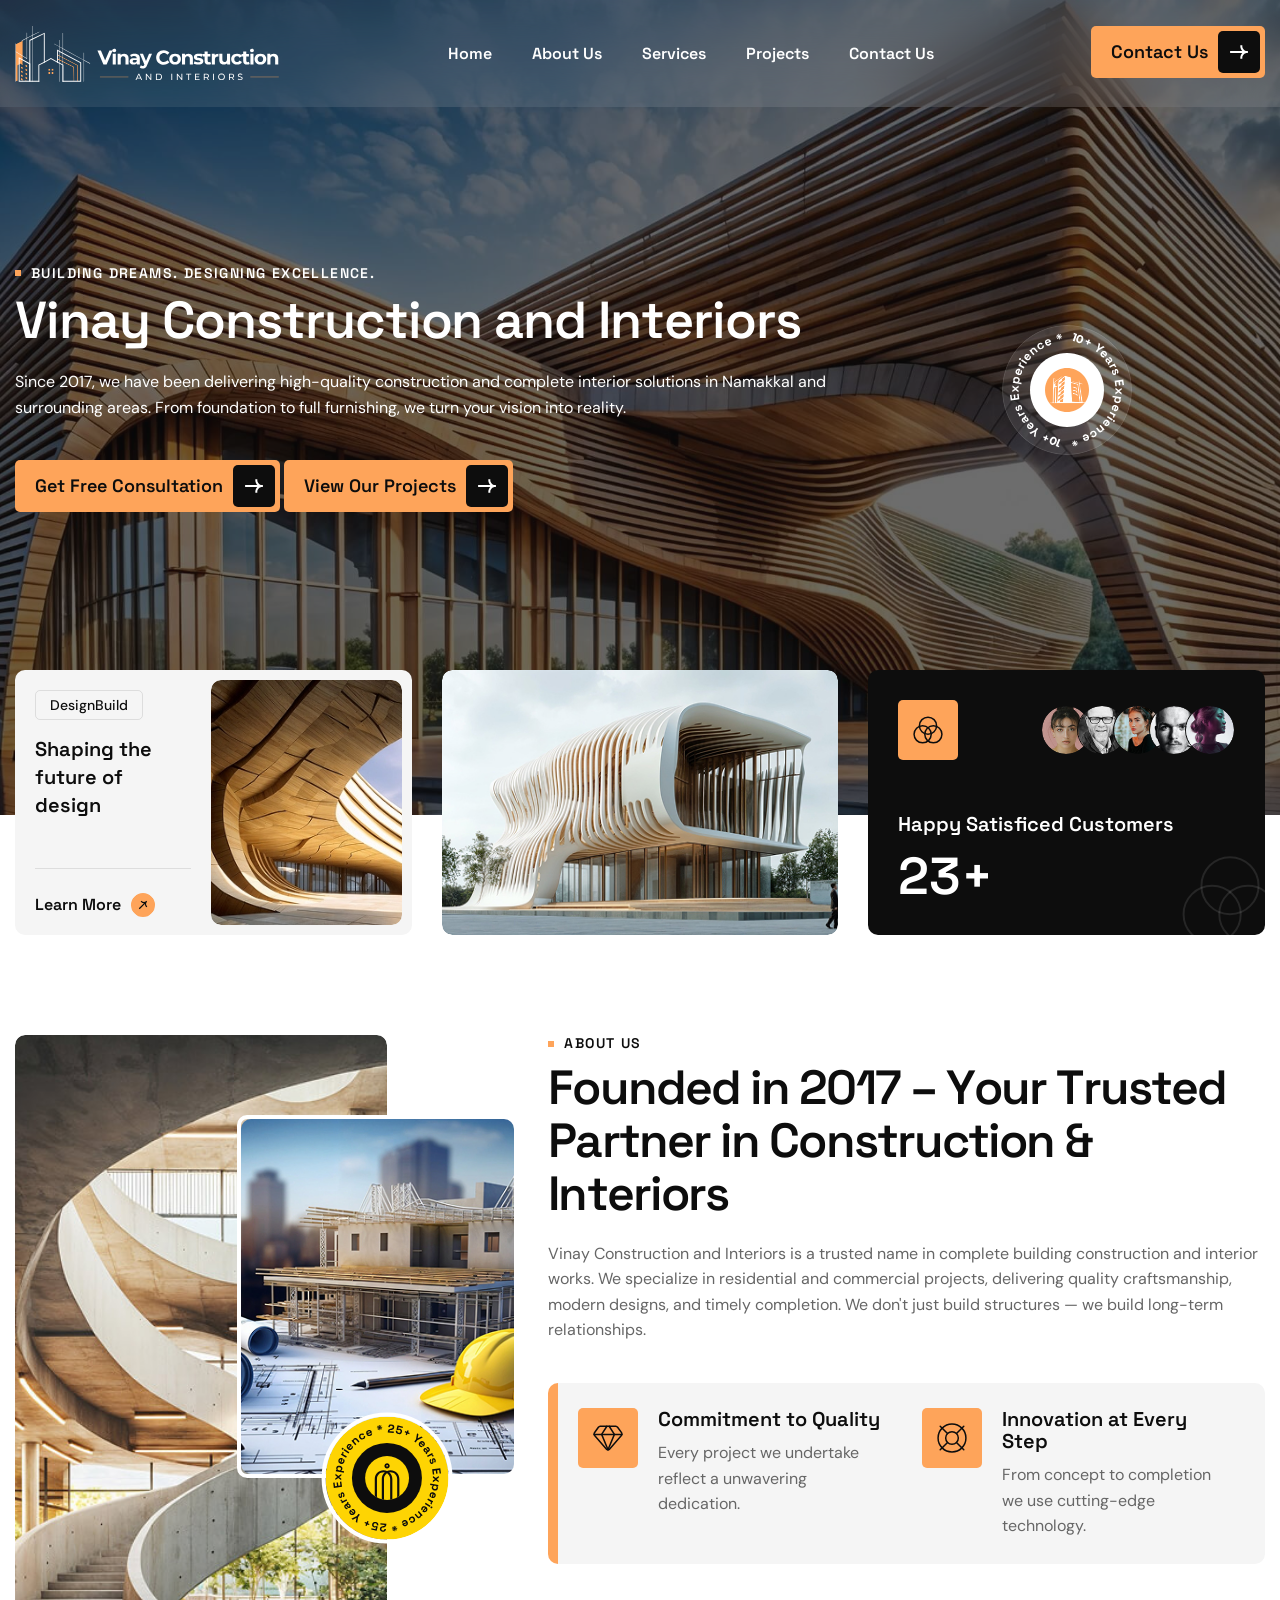
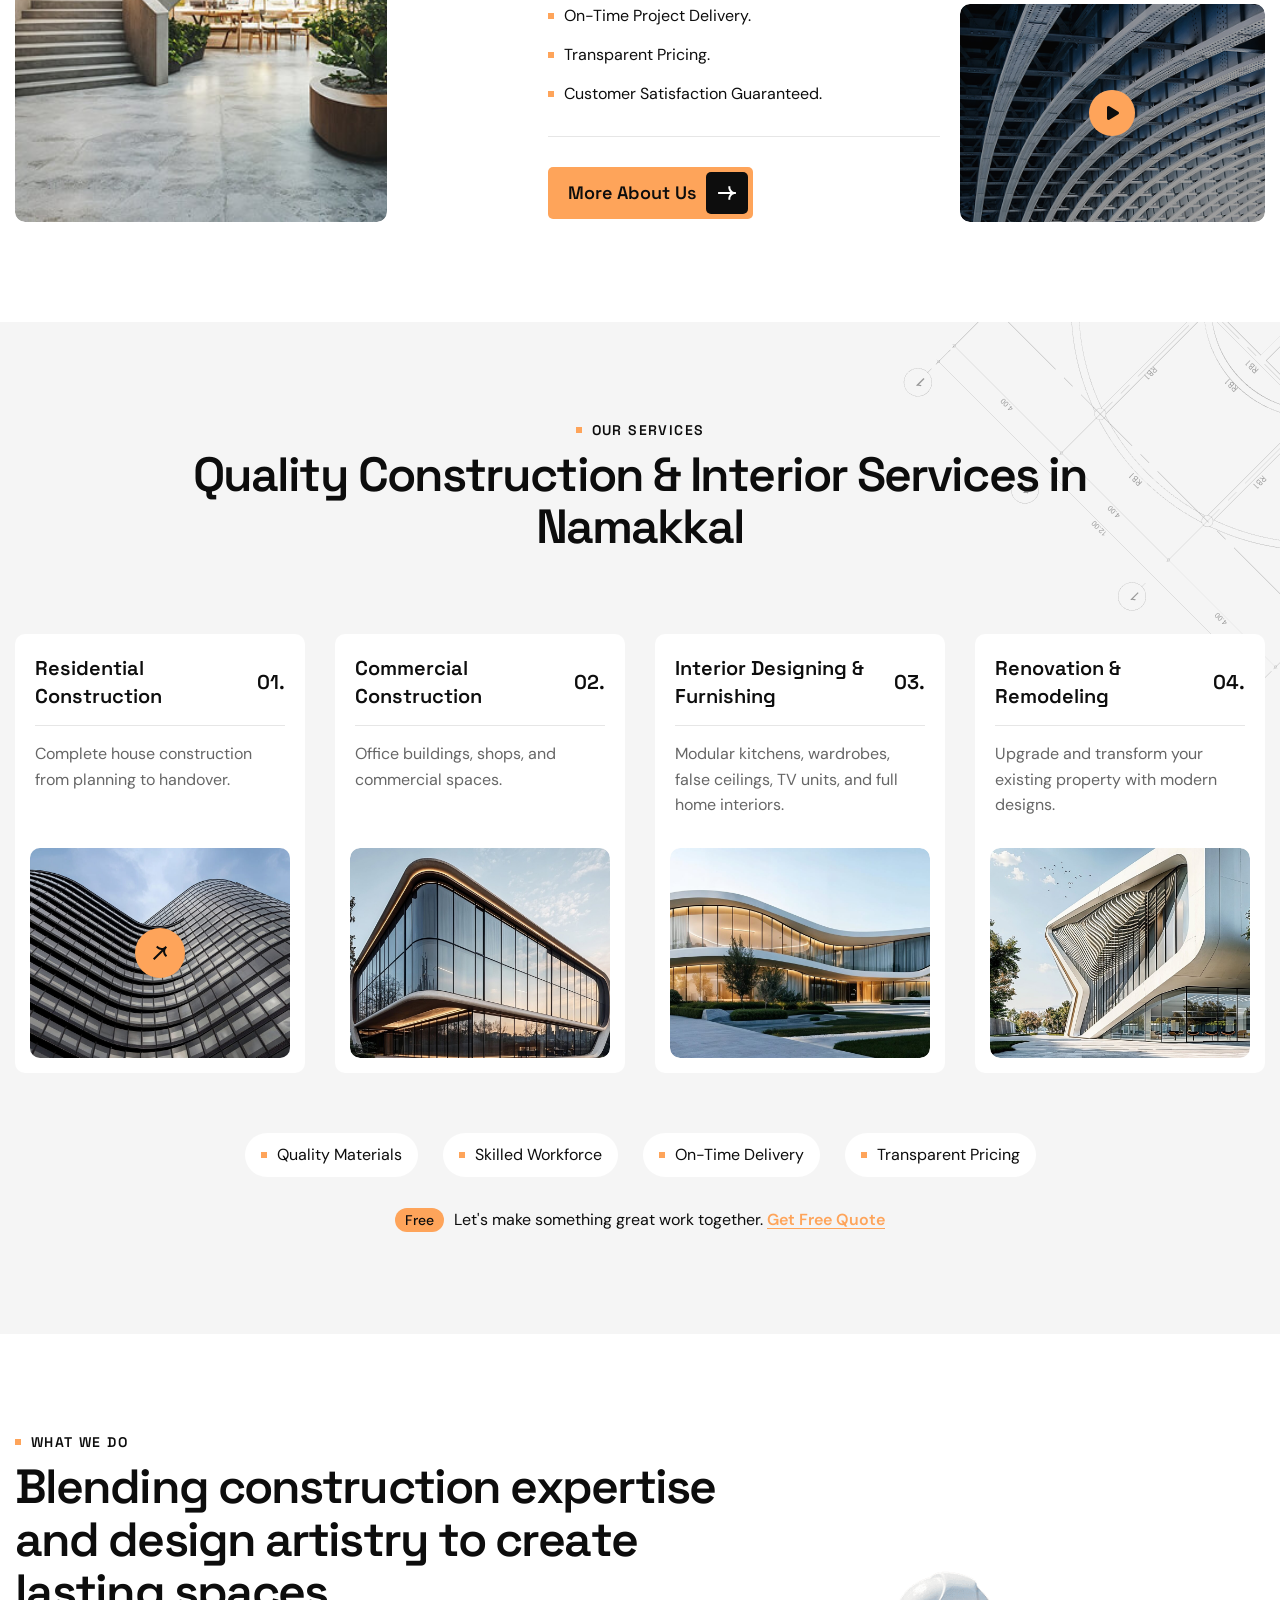
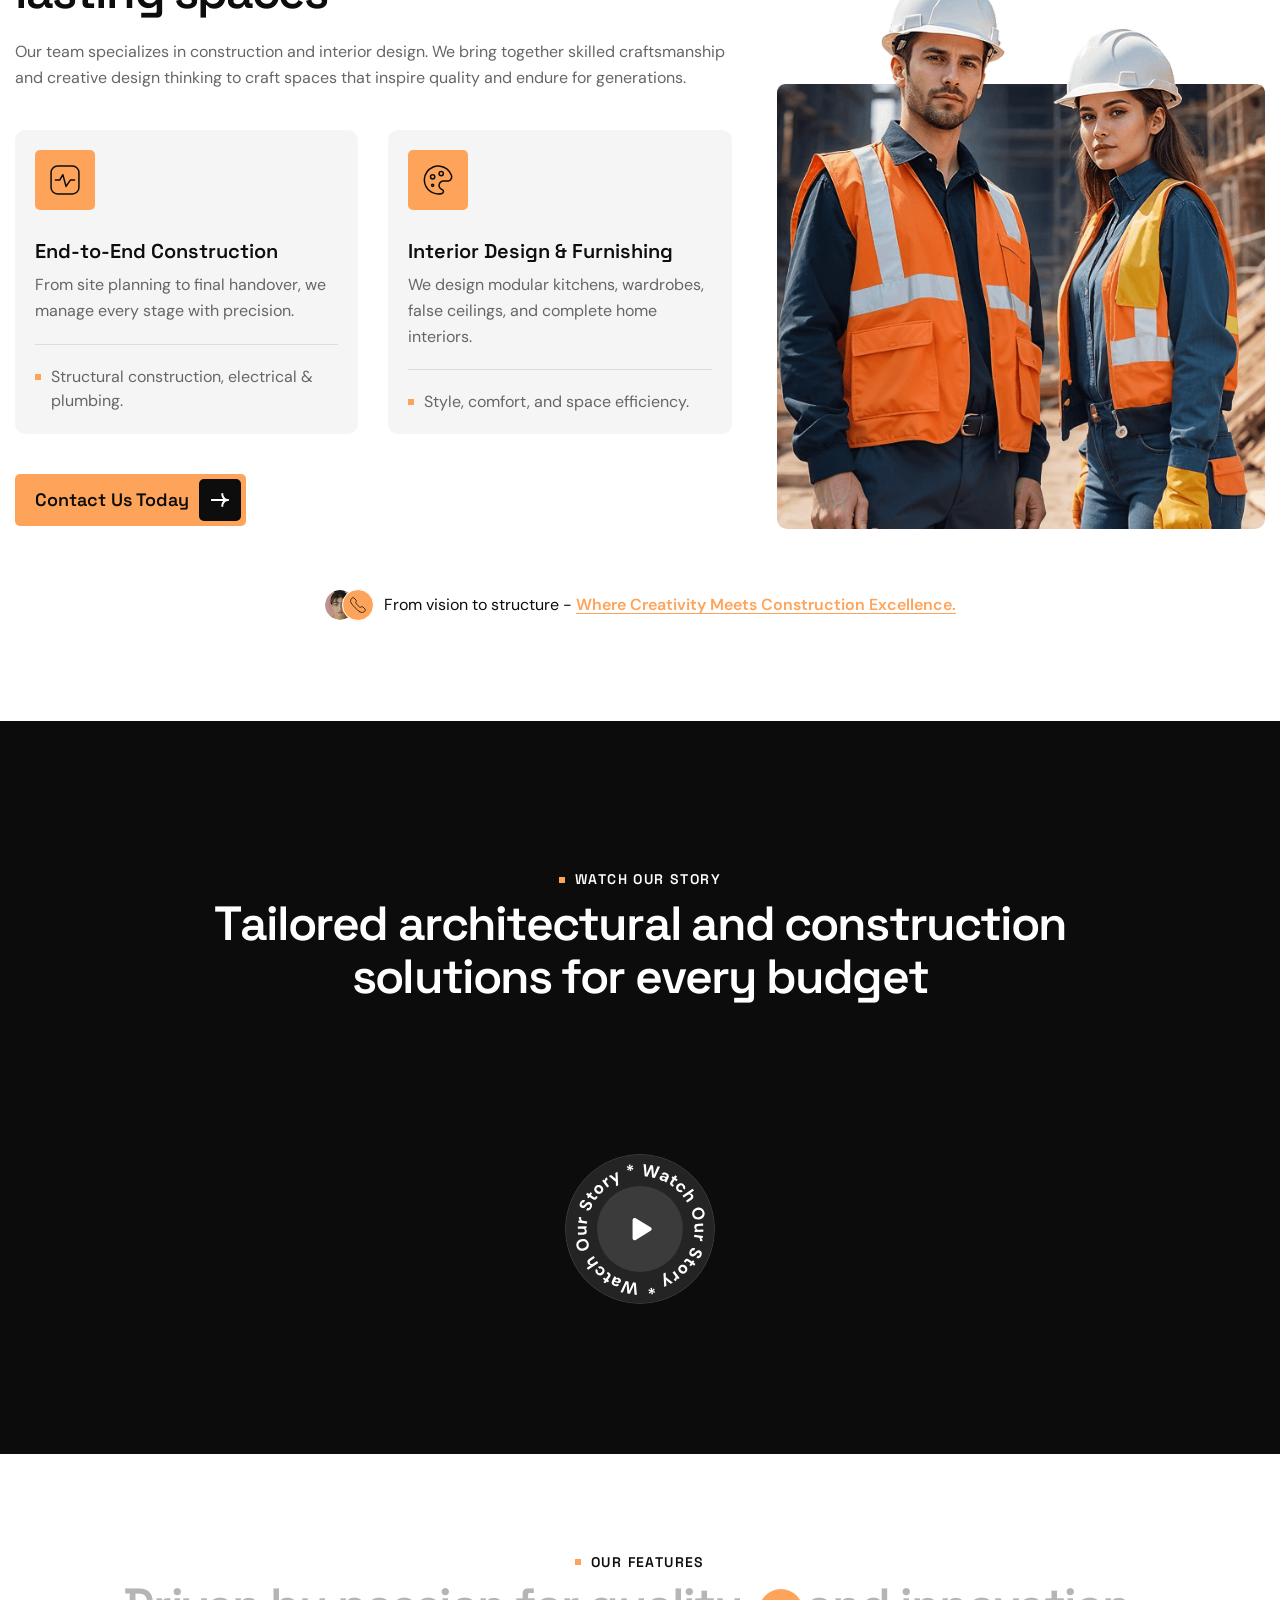
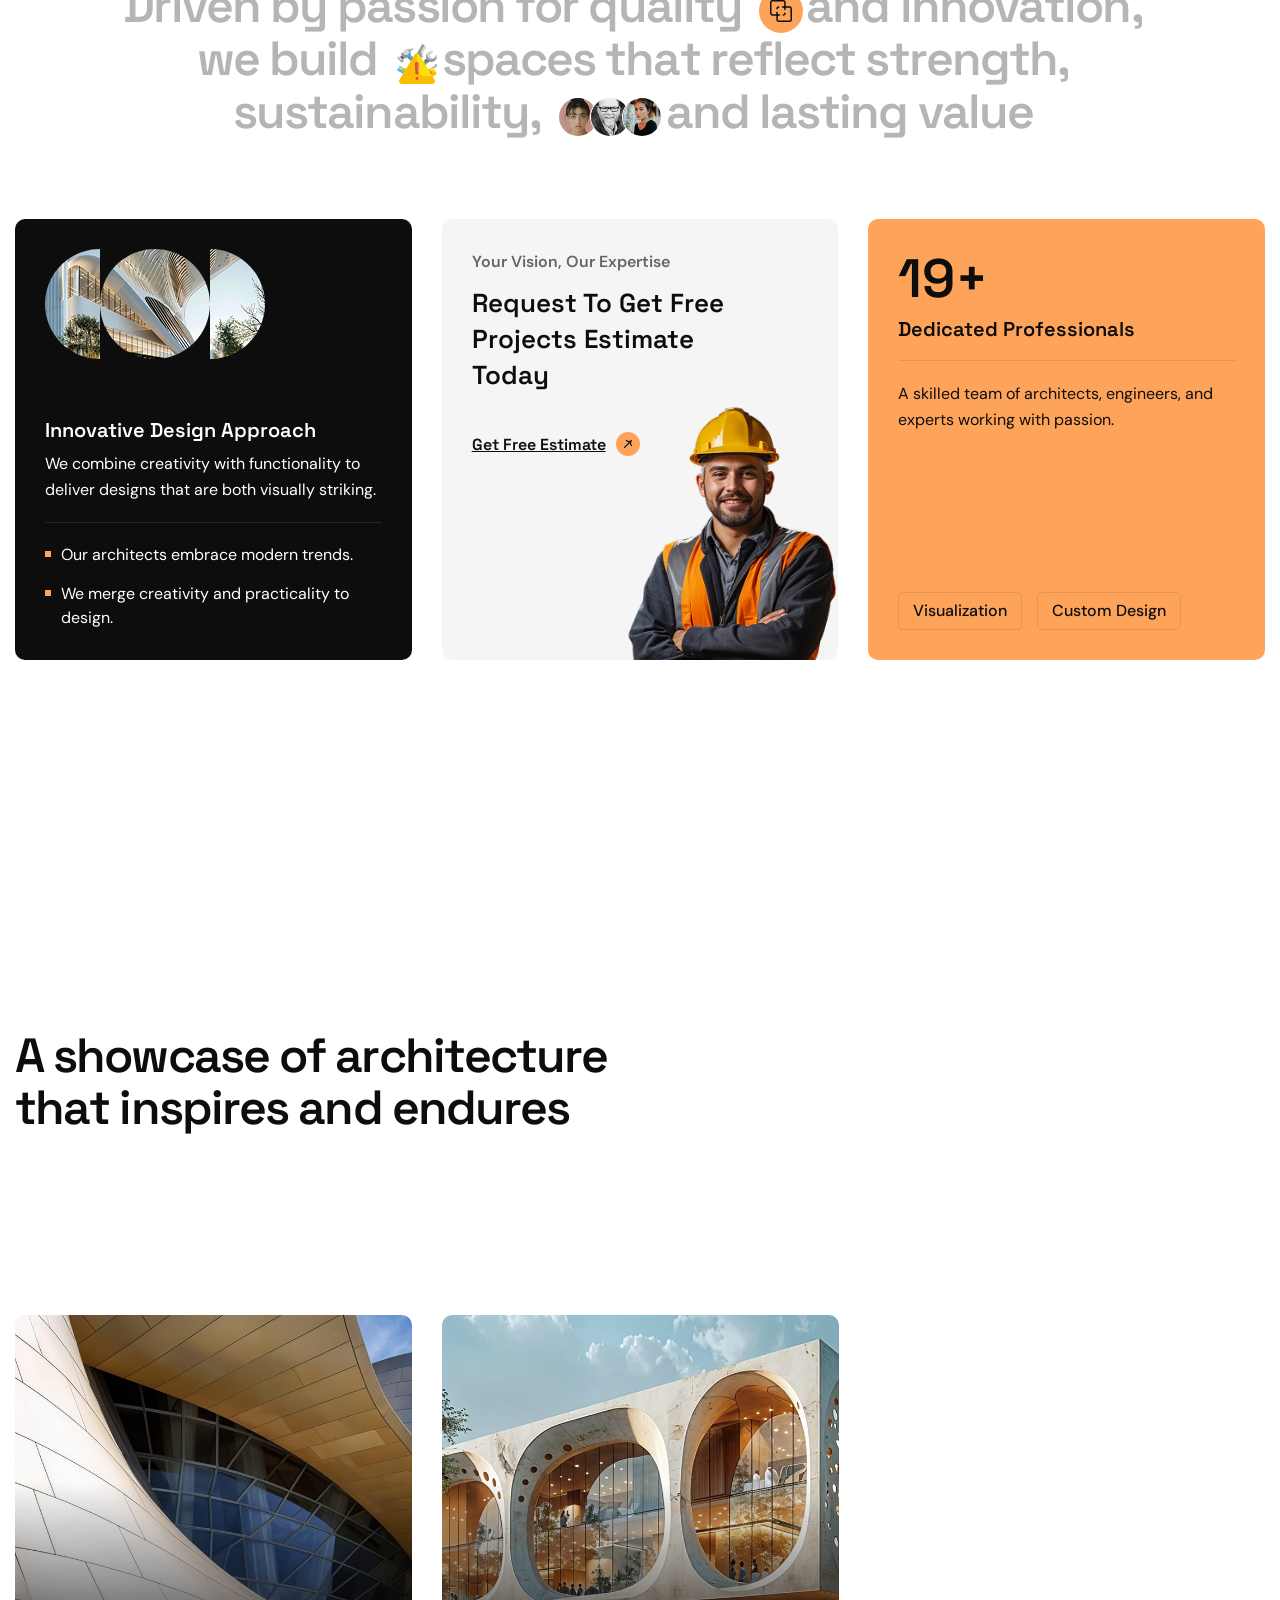
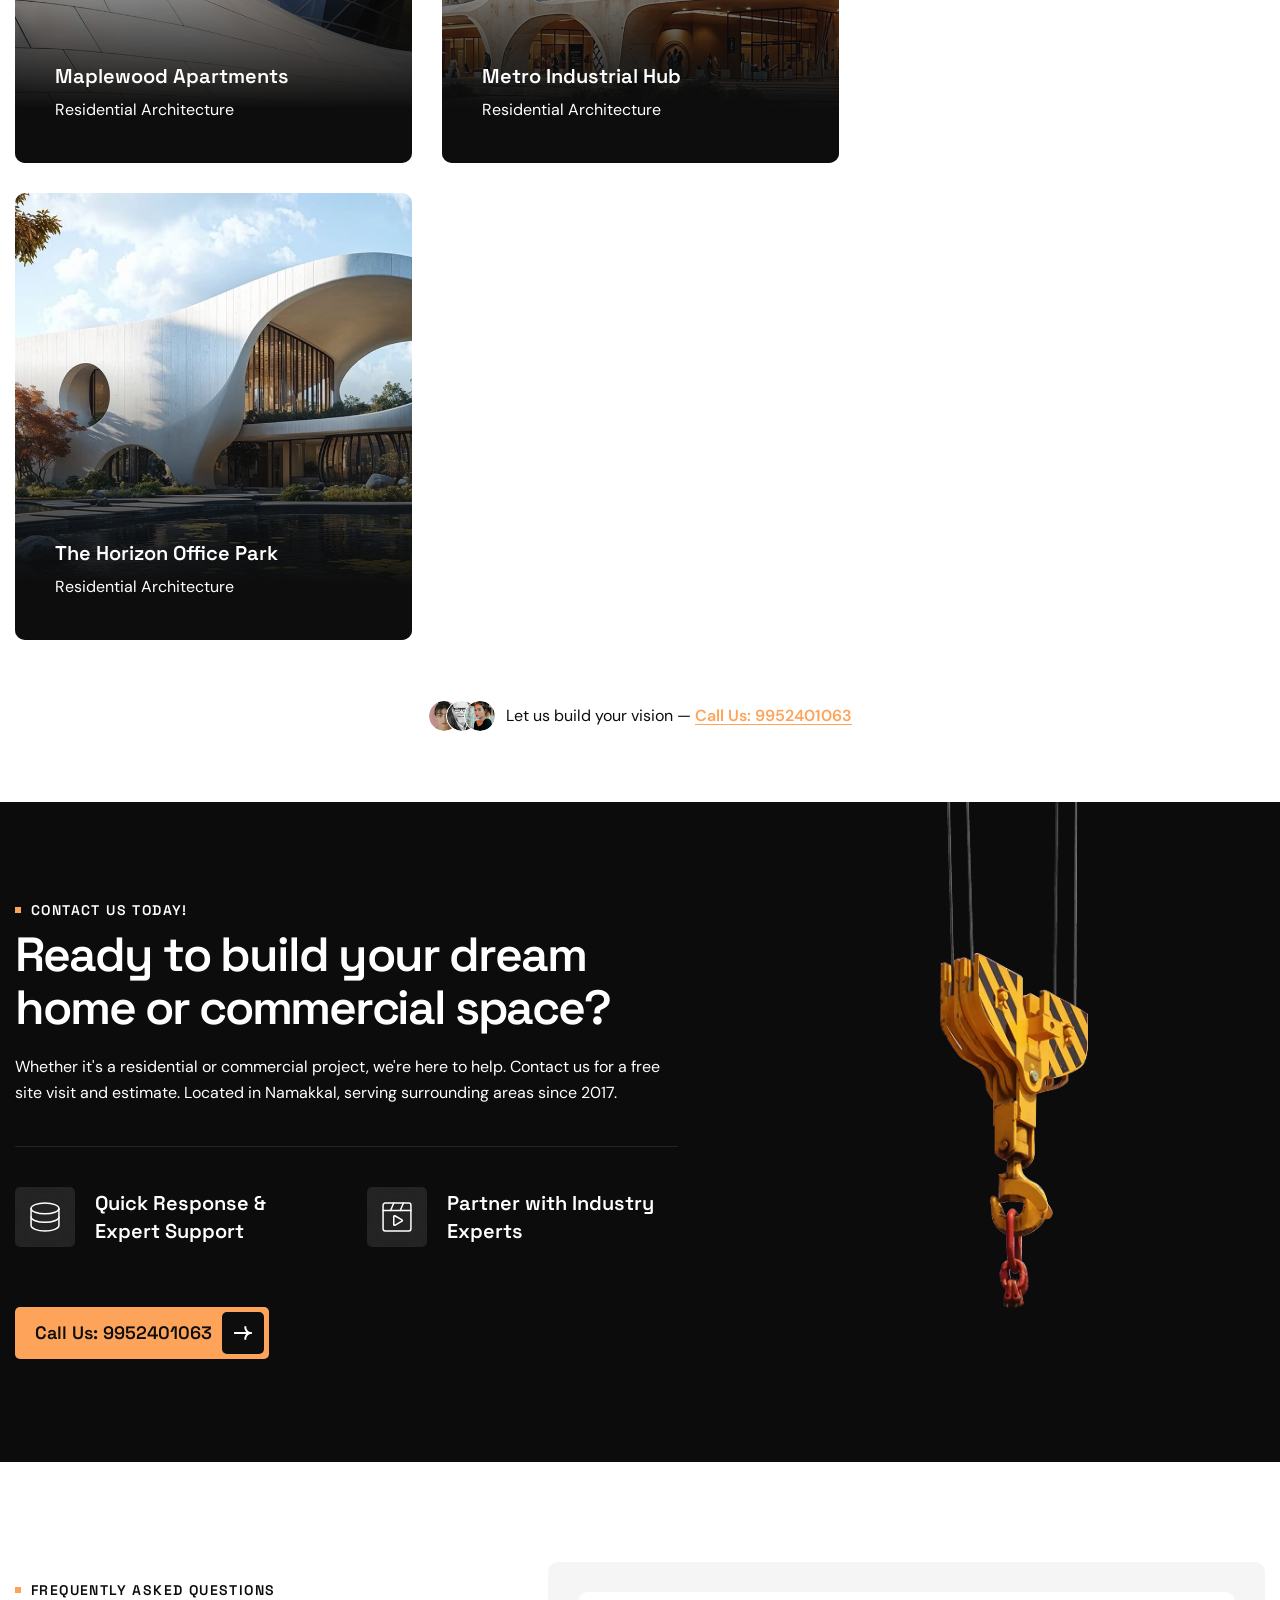
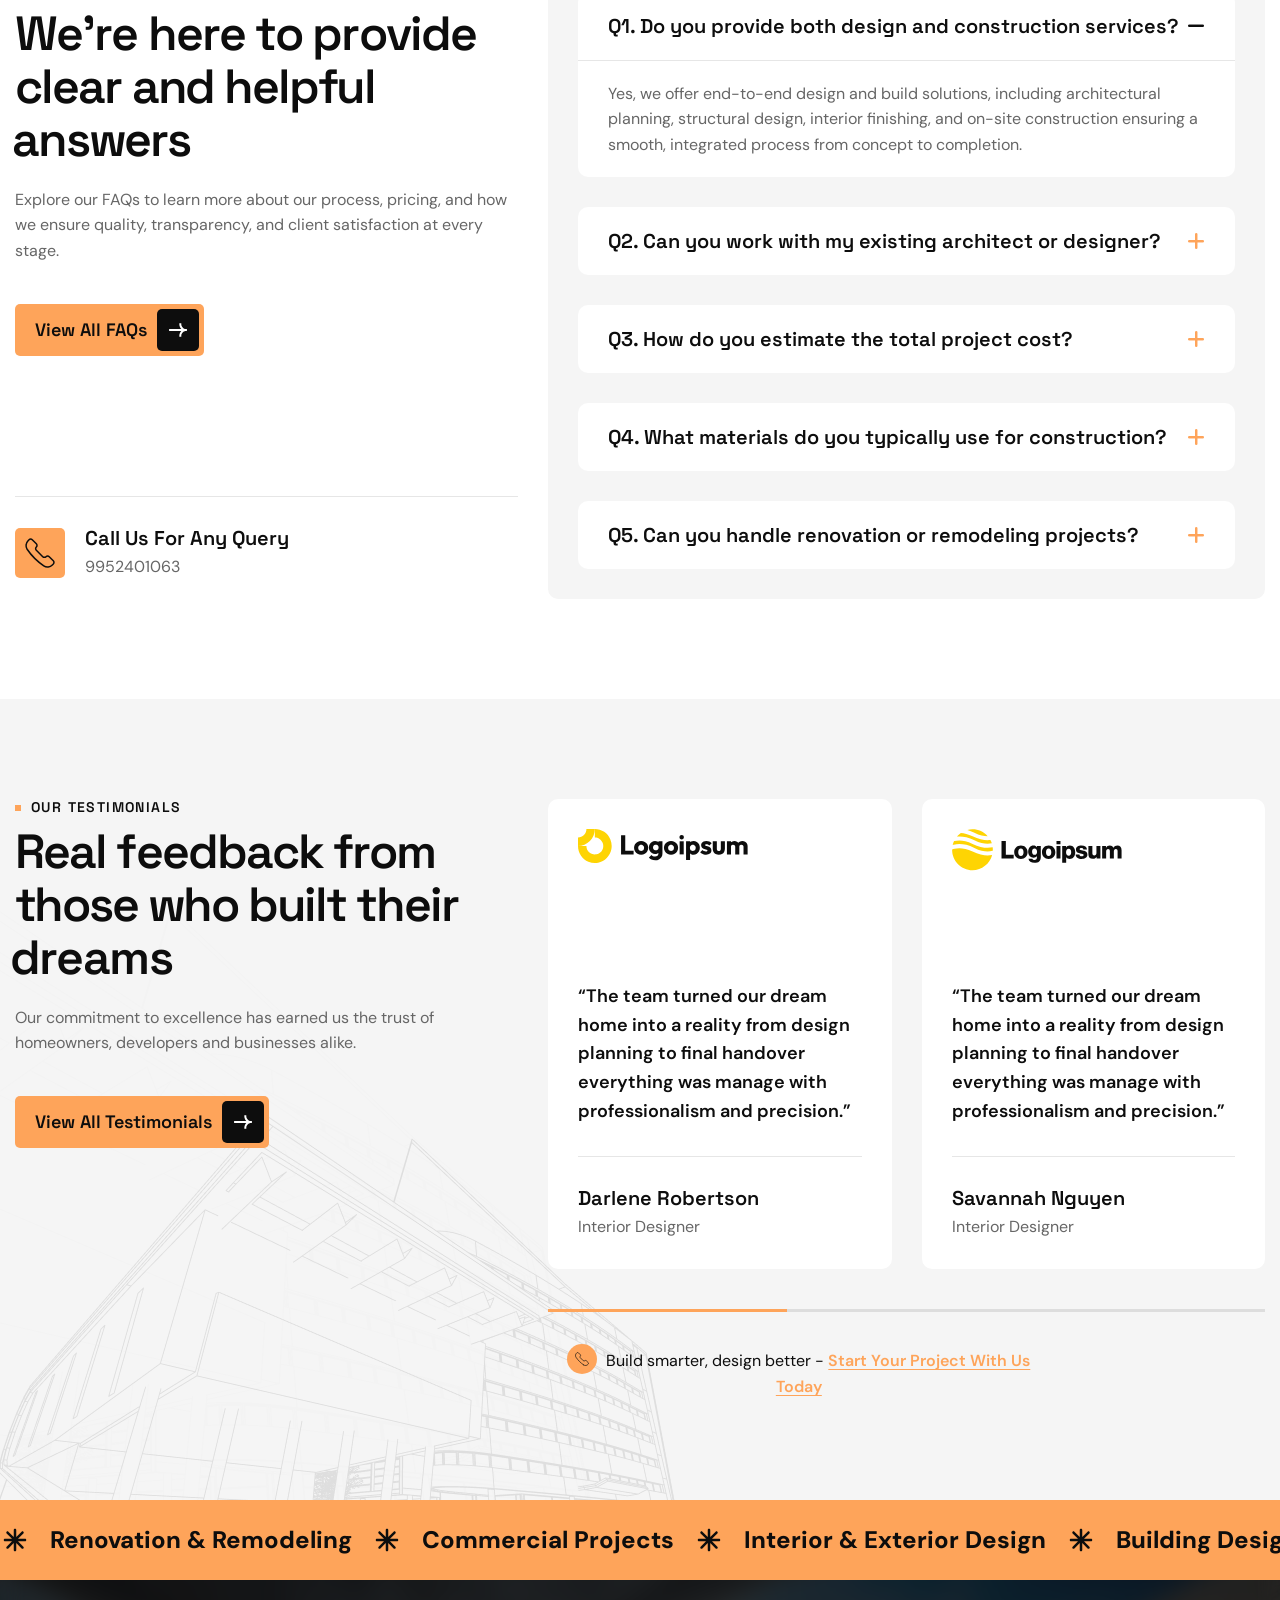
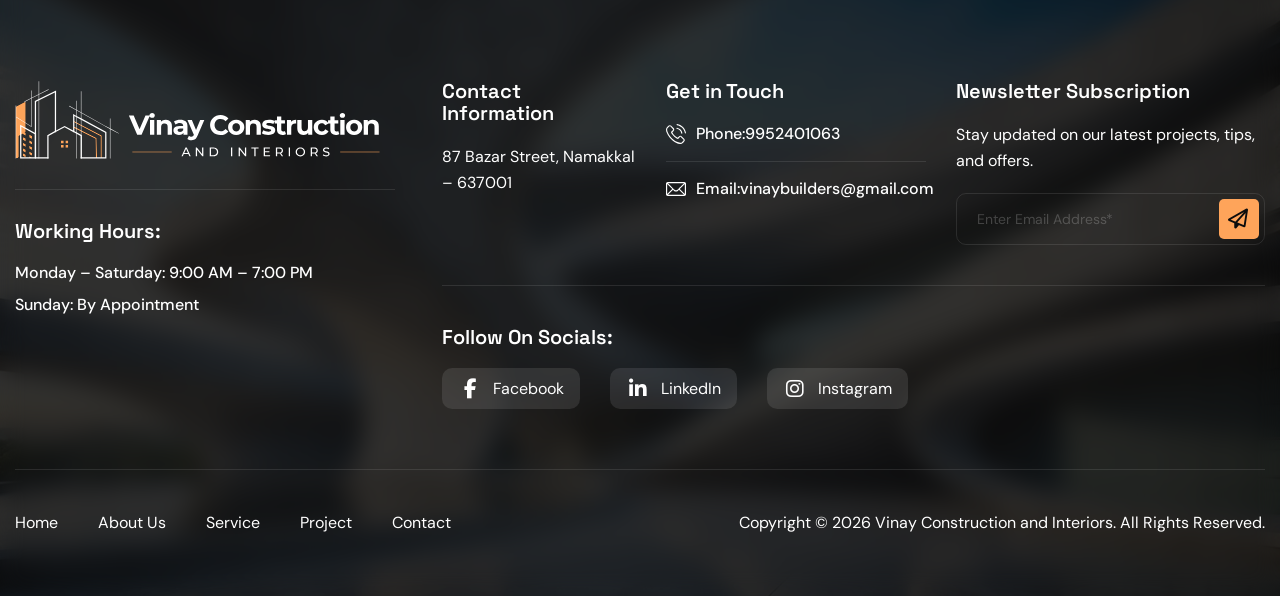
<file: index.html>
<!DOCTYPE html>
<html lang="en">


<head>
	<!-- Meta -->
	<meta charset="utf-8">
	<meta http-equiv="X-UA-Compatible" content="IE=edge">
	<meta name="viewport" content="width=device-width, initial-scale=1.0, maximum-scale=1">
	<meta name="description" content="Vinay Construction and Interiors – Namakkal's trusted construction and interior design company since 2017. Residential construction, commercial construction, interior designing, and renovation services in Namakkal, Tamil Nadu.">
	<meta name="keywords" content="construction company Namakkal, interior design Namakkal, residential construction Namakkal, commercial construction Namakkal, renovation Namakkal, building contractor Namakkal, Tamil Nadu construction, Vinay Construction and Interiors, builders Namakkal">
	<meta name="author" content="Vinay Construction and Interiors">
	<meta name="robots" content="index, follow">
	<!-- Open Graph -->
	<meta property="og:type" content="website">
	<meta property="og:title" content="Vinay Construction and Interiors | Namakkal">
	<meta property="og:description" content="Trusted construction and interior design company in Namakkal since 2017. Residential, commercial, interiors & renovation services.">
	<meta property="og:locale" content="en_IN">
	<!-- Page Title -->
    <title>Vinay Construction and Interiors | Namakkal</title>
	<!-- Favicon Icon -->
	<link rel="shortcut icon" type="image/x-icon" href="images/favicon.png">
	<!-- Google Fonts Css-->
	<link rel="preconnect" href="https://fonts.googleapis.com/">
    <link rel="preconnect" href="https://fonts.gstatic.com/" crossorigin>
    <link href="https://fonts.googleapis.com/css2?family=DM+Sans:ital,opsz,wght@0,9..40,100..1000;1,9..40,100..1000&amp;family=Space+Grotesk:wght@300..700&amp;display=swap" rel="stylesheet">
	<!-- Bootstrap Css -->
	<link href="css/bootstrap.min.css" rel="stylesheet" media="screen">
	<!-- SlickNav Css -->
	<link href="css/slicknav.min.css" rel="stylesheet">
	<!-- Swiper Css -->
	<link rel="stylesheet" href="css/swiper-bundle.min.css">
	<!-- Font Awesome Icon Css-->
	<link href="css/all.min.css" rel="stylesheet" media="screen">
	<!-- Animated Css -->
	<link href="css/animate.css" rel="stylesheet">
    <!-- Magnific Popup Core Css File -->
	<link rel="stylesheet" href="css/magnific-popup.css">
	<!-- Mouse Cursor Css File -->
	<link rel="stylesheet" href="css/mousecursor.css">
	<!-- Main Custom Css -->
	<link href="css/custom.css" rel="stylesheet" media="screen">
</head>
<body>

    <!-- Preloader Start -->
	<div class="preloader">
		<div class="loading-container">
			<div class="loading"></div>
			<div id="loading-icon"><img src="images/loader.svg" alt=""></div>
		</div>
	</div>
	<!-- Preloader End -->

    <!-- Header Start -->
	<header class="main-header active-sticky-header">
		<div class="header-sticky">
			<nav class="navbar navbar-expand-lg">
				<div class="container">
					<!-- Logo Start -->
					<a class="navbar-brand" href="index.html">
						<img src="images/logo.svg" alt="Logo">
					</a>
					<!-- Logo End -->

                    <!-- Main Menu Start -->
                    <div class="collapse navbar-collapse main-menu">
                        <div class="nav-menu-wrapper">
                            <ul class="navbar-nav mr-auto" id="menu">
                                <li class="nav-item"><a class="nav-link" href="index.html">Home</a>
                                    
                                </li>                                
                                <li class="nav-item"><a class="nav-link" href="about.html">About Us</a>
                                <li class="nav-item"><a class="nav-link" href="services.html">Services</a></li>
                                <li class="nav-item"><a class="nav-link" href="projects.html">Projects</a></li>
                                
                                <li class="nav-item"><a class="nav-link" href="contact.html">Contact Us</a></li>
                            </ul>
                        </div>
                        
                        <!-- Header Btn Start -->
                        <div class="header-btn">
                            <a href="contact.html" class="btn-default btn-highlighted">Contact Us</a>
                        </div>
                        <!-- Header Btn End -->
                    </div>
					<!-- Main Menu End -->
					<div class="navbar-toggle"></div>
				</div>
			</nav>
			<div class="responsive-menu"></div>
		</div>
	</header>
	<!-- Header End -->

    <!-- Hero Section Start -->
    <div class="hero dark-section parallaxie">
        <div class="container">
            <div class="row align-items-center">
                <div class="col-xl-8 col-md-10">
                    <!-- Hero Content Start -->
                    <div class="hero-content">
                        <!-- Section Title Start -->
                        <div class="section-title">
                            <h3 class="wow fadeInUp">Building Dreams. Designing Excellence.</h3>
                            <h1 class="text-anime-style-3" data-cursor="-opaque">Vinay Construction and Interiors</h1>
                            <p class="wow fadeInUp" data-wow-delay="0.2s">Since 2017, we have been delivering high-quality construction and complete interior solutions in Namakkal and surrounding areas. From foundation to full furnishing, we turn your vision into reality.</p>
                        </div>
                        <!-- Section Title End -->

                        <!-- Hero Content Body Start -->
                        <div class="hero-content-body wow fadeInUp" data-wow-delay="0.4s">
                            <!-- Hero Button Start -->
                            <div class="hero-btn">
                                <a href="contact.html" class="btn-default btn-highlighted">Get Free Consultation</a>
                                <a href="projects.html" class="btn-default">View Our Projects</a>
                            </div>
                            <!-- Hero Button End -->

                            <!-- Hero Contact Info Start -->
                            <!-- <div class="video-play-button">
                                <a href="tel:9952401063" data-cursor-text="Call">
                                    <i class="fa-solid fa-phone"></i>
                                </a>
                                <h3><a href="tel:9952401063" style="color:inherit;">9952401063</a></h3>
                            </div> -->
                            <!-- Hero Contact Info End -->
                        </div>   
                        <!-- Hero Content Body End -->
                    </div>
                    <!-- Hero Content End -->
                </div>

                <div class="col-xl-4 col-md-2">
                    <!-- Year Experience Circle Start -->
                    <div class="year-experience-circle">
                        <img src="images/year-experience-circle-transperant.svg" alt="">
                    </div>
                    <!-- Year Experience Circle End -->
                </div>
            </div>
        </div>
    </div>
    <!-- Hero Section End -->

    <!-- Hero Info Box Start -->
    <div class="hero-info-box">
        <div class="container">
            <div class="row">
                <div class="col-lg-12">
                    <!-- Hero Info List Start -->
                    <div class="hero-info-list">
                        <!-- Hero Info Item Start -->
                        <div class="hero-info-item box-1">
                            <!-- Hero Info Content Box Start -->
                            <div class="hero-info-content-box">
                                <div class="hero-info-item-content">
                                    <ul>
                                        <li>DesignBuild</li>
                                    </ul>
                                    <h3>Shaping the future of design</h3>
                                </div>
                                <div class="hero-info-btn">
                                    <a href="contact.html" class="readmore-btn">Learn More</a>
                                </div>
                            </div>
                            <!-- Hero Info Content Box End -->
                            
                            <!-- Hero Info Image Start -->
                            <div class="hero-info-image">
                                <figure class="image-anime reveal">
                                    <img src="images/hero-info-image-1.jpg" alt="">
                                </figure>
                            </div>
                            <!-- Hero Info Image End -->
                        </div>
                        <!-- Hero Info Item End -->
        
                        <!-- Hero Info Item Start -->
                        <div class="hero-info-item box-2">
                            <figure class="image-anime reveal">
                                <img src="images/hero-info-image-2.jpg" alt="">
                            </figure>
                        </div>
                        <!-- Hero Info Item End -->
        
                        <!-- Hero Info Item Start -->
                        <div class="hero-info-item box-3">
                            <!-- Hero Info Header Start -->
                            <div class="hero-info-header">
                                <div class="icon-box">
                                    <img src="images/icon-hero-info-1.svg" alt="">
                                </div>
        
                                <!-- Satisfy Client Images Start -->
                                <div class="satisfy-client-images">
                                    <div class="satisfy-client-image">
                                        <figure class="image-anime">
                                            <img src="images/author-1.jpg" alt="">
                                        </figure>
                                    </div>
                                    <div class="satisfy-client-image">
                                        <figure class="image-anime">
                                            <img src="images/author-2.jpg" alt="">
                                        </figure>
                                    </div>
                                    <div class="satisfy-client-image">
                                        <figure class="image-anime">
                                            <img src="images/author-3.jpg" alt="">
                                        </figure>
                                    </div>
                                    <div class="satisfy-client-image">
                                        <figure class="image-anime">
                                            <img src="images/author-4.jpg" alt="">
                                        </figure>
                                    </div>
                                    <div class="satisfy-client-image">
                                        <figure class="image-anime">
                                            <img src="images/author-5.jpg" alt="">
                                        </figure>
                                    </div>
                                </div>
                                <!-- Satisfy Client Images End -->
                            </div>
                            <!-- Hero Info Header End -->
        
                            <!-- Hero Info Counter Box Start -->
                            <div class="hero-info-counter-box">
                                <h3>Happy Satisficed Customers</h3>
                                <h2><span class="counter">100</span>+</h2>
                            </div>
                            <!-- Hero Info Counter Box End -->
                            
                            <!-- Hero Info BG Icon Start -->
                            <div class="hero-info-bg-icon">
                                <img src="images/icon-hero-info-bg-1.svg" alt="">
                            </div>
                            <!-- Hero Info BG Icon End -->
                        </div>
                        <!-- Hero Info Item End -->
                    </div>
                    <!-- Hero Info List End -->
                </div>
            </div>
        </div>
    </div>
    <!-- Hero Info Box End -->

    <!-- About Us Section Start -->
    <div class="about-us">
        <div class="container">
            <div class="row">
                <div class="col-xl-5">
                    <!-- About Us Image Box Start -->
                    <div class="about-us-image-box wow fadeInUp">
                        <!-- About Us Image Box 1 Start -->
                        <div class="about-us-image-box-1">
                            <!-- About Us Image 1 Start -->
                            <div class="about-us-image">
                                <figure class="image-anime">
                                    <img src="images/about-us-image-1.jpg" alt="">
                                </figure>
                            </div>
                            <!-- About Us Image 1 End --> 
                        </div>
                        <!-- About Us Image Box 1 End -->
                        
                        <!-- About Us Image Box 2 Start -->
                         <div class="about-us-image-box-2">
                            <!-- About Us Image 2 Start -->
                            <div class="about-us-image">
                                <figure class="image-anime">
                                    <img src="images/about-us-image-2.jpg" alt="">
                                </figure>
                            </div>
                            <!-- About Us Image 2 End -->
                        
                            <!-- Year Experience Circle Start -->
                            <div class="year-experience-circle">
                                <img src="images/year-experience-circle-accent.svg" alt="">
                            </div>
                            <!-- Year Experience Circle End -->
                        </div>
                        <!-- About Us Image Box 2 End -->
                    </div>
                    <!-- About Us Image Box End -->
                </div>
                
                <div class="col-xl-7">
                    <!-- About Us Content Start -->
                    <div class="about-us-content">
                        <!-- Section Title Start -->
                        <div class="section-title">
                            <h3 class="wow fadeInUp">About Us</h3>
                            <h2 class="text-anime-style-3" data-cursor="-opaque">Founded in 2017 – Your Trusted Partner in Construction &amp; Interiors</h2>
                            <p class="wow fadeInUp" data-wow-delay="0.2s">Vinay Construction and Interiors is a trusted name in complete building construction and interior works. We specialize in residential and commercial projects, delivering quality craftsmanship, modern designs, and timely completion. We don't just build structures — we build long-term relationships.</p>
                        </div>
                        <!-- Section Title End -->

                        <!-- About Us Body Start -->
                        <div class="about-us-body wow fadeInUp" data-wow-delay="0.4s">
                            <!-- About Body Item Start -->
                            <div class="about-body-item">
                                <div class="icon-box">
                                    <img src="images/icon-about-item-1.svg" alt="">
                                </div>
                                <div class="about-body-item-content">
                                    <h3>Commitment to Quality</h3>
                                    <p>Every project we undertake reflect a unwavering dedication.</p>
                                </div>
                            </div>
                            <!-- About Body Item End -->

                            <!-- About Body Item Start -->
                            <div class="about-body-item">
                                <div class="icon-box">
                                    <img src="images/icon-about-item-2.svg" alt="">
                                </div>
                                <div class="about-body-item-content">
                                    <h3>Innovation at Every Step</h3>
                                    <p>From concept to completion we use cutting-edge technology.</p>
                                </div>
                            </div>
                            <!-- About Body Item End -->
                        </div>
                        <!-- About Us Body End -->

                        <!-- About Us Footer Start -->
                        <div class="about-us-footer wow fadeInUp" data-wow-delay="0.6s">
                            <!-- About Us Footer Content Start -->
                            <div class="about-us-footer-content">
                                <!-- About Footer Content List Start -->
                                <div class="about-footer-content-list">
                                    <ul>
                                        <li>On-Time Project Delivery.</li>
                                        <li>Transparent Pricing.</li>
                                        <li>Customer Satisfaction Guaranteed.</li>
                                    </ul>
                                </div>
                                <!-- About Footer Content List End -->
                                
                                <!-- About Us Button Start -->
                                <div class="about-us-btn">
                                    <a href="about.html" class="btn-default">More About Us</a>
                                </div>
                                <!-- About Us Button End -->
                            </div>
                            <!-- About Us Footer Content End -->

                            <!-- About Us Video Box Start -->
                            <div class="about-us-video-box">
                                <!-- Intro Video Image Start -->
                                <div class="about-video-image">
                                    <figure class="image-anime">
                                        <img src="images/about-intro-video-image.jpg" alt="">
                                    </figure>
                                </div>
                                <!-- Intro Video Image End -->
                                
                                <!-- Video Play Button Start -->
                                <div class="video-play-button">
                                    <a href="https://www.youtube.com/watch?v=Y-x0efG1seA" class="popup-video" data-cursor-text="Play">
                                        <i class="fa-solid fa-play"></i>
                                    </a>
                                </div>
                                <!-- Video Play Button End -->
                            </div>
                            <!-- About Us Video Box End -->
                        </div>
                        <!-- About Us Footer End -->
                    </div>
                    <!-- About Us Content End -->
                </div>
            </div>
        </div>
    </div> 
    <!-- About Us Section End -->

    <!-- Our Services Section Start -->
    <div class="our-services">
        <div class="container">
            <div class="row section-row">
                <div class="col-lg-12">
                    <!-- Section Title Start -->
                    <div class="section-title section-title-center">
                        <h3 class="wow fadeInUp">Our Services</h3>
                        <h2 class="text-anime-style-3" data-cursor="-opaque">Quality Construction &amp; Interior Services in Namakkal</h2>
                    </div>
                    <!-- Section Title End -->
                </div>
            </div>
            
            <div class="row services-item-list">
                <div class="col-xl-3 col-md-6">
                    <!-- Services Item Start -->
                    <div class="service-item wow fadeInUp active">
                        <div class="service-item-header">
                            <div class="service-item-title">
                                <h2><a href="service-single.html">Residential Construction</a></h2>
                                <h3>01.</h3>
                            </div>
                            <div class="service-item-content">
                                <p>Complete house construction from planning to handover.</p>
                            </div>
                        </div>
                        <div class="service-image-box">
                            <div class="service-item-image">
                                <figure class="image-anime">
                                    <img src="images/service-image-1.jpg" alt="">
                                </figure>
                            </div>
                            <div class="service-item-btn">
                                <a href="service-single.html">
                                    <img src="images/arrow-primary.svg" alt="">
                                </a>
                            </div>
                        </div>
                    </div>
                    <!-- Services Item End -->
                </div>
                
                <div class="col-xl-3 col-md-6">
                    <!-- Services Item Start -->
                    <div class="service-item wow fadeInUp" data-wow-delay="0.2s">
                        <div class="service-item-header">
                            <div class="service-item-title">
                                <h2><a href="service-single.html">Commercial Construction</a></h2>
                                <h3>02.</h3>
                            </div>
                            <div class="service-item-content">
                                <p>Office buildings, shops, and commercial spaces.</p>
                            </div>
                        </div>
                        <div class="service-image-box">
                            <div class="service-item-image">
                                <figure class="image-anime">
                                    <img src="images/service-image-2.jpg" alt="">
                                </figure>
                            </div>
                            <div class="service-item-btn">
                                <a href="service-single.html">
                                    <img src="images/arrow-primary.svg" alt="">
                                </a>
                            </div>
                        </div>
                    </div>
                    <!-- Services Item End -->
                </div>
                
                <div class="col-xl-3 col-md-6">
                    <!-- Services Item Start -->
                    <div class="service-item wow fadeInUp" data-wow-delay="0.4s">
                        <div class="service-item-header">
                            <div class="service-item-title">
                                <h2><a href="service-single.html">Interior Designing &amp; Furnishing</a></h2>
                                <h3>03.</h3>
                            </div>
                            <div class="service-item-content">
                                <p>Modular kitchens, wardrobes, false ceilings, TV units, and full home interiors.</p>
                            </div>
                        </div>
                        <div class="service-image-box">
                            <div class="service-item-image">
                                <figure class="image-anime">
                                    <img src="images/service-image-3.jpg" alt="">
                                </figure>
                            </div>
                            <div class="service-item-btn">
                                <a href="service-single.html">
                                    <img src="images/arrow-primary.svg" alt="">
                                </a>
                            </div>
                        </div>
                    </div>
                    <!-- Services Item End -->
                </div>
                
                <div class="col-xl-3 col-md-6">
                    <!-- Services Item Start -->
                    <div class="service-item wow fadeInUp" data-wow-delay="0.6s">
                        <div class="service-item-header">
                            <div class="service-item-title">
                                <h2><a href="service-single.html">Renovation &amp; Remodeling</a></h2>
                                <h3>04.</h3>
                            </div>
                            <div class="service-item-content">
                                <p>Upgrade and transform your existing property with modern designs.</p>
                            </div>
                        </div>
                        <div class="service-image-box">
                            <div class="service-item-image">
                                <figure class="image-anime">
                                    <img src="images/service-image-4.jpg" alt="">
                                </figure>
                            </div>
                            <div class="service-item-btn">
                                <a href="service-single.html">
                                    <img src="images/arrow-primary.svg" alt="">
                                </a>
                            </div>
                        </div>
                    </div>
                    <!-- Services Item End -->
                </div>

                <div class="col-lg-12">
                    <!-- Service Benefit Box Start -->
                    <div class="service-benefit-box wow fadeInUp" data-wow-delay="0.4s">
                        <!-- Service Benefit List Start -->
                        <div class="service-benefit-list">
                            <ul>
                                <li>Quality Materials</li>
                                <li>Skilled Workforce</li>
                                <li>On-Time Delivery</li>
                                <li>Transparent Pricing</li>
                            </ul>
                        </div>
                        <!-- Service Benefit List End -->

                        <!-- Section Footer Text Start -->
                        <div class="section-footer-text">
                            <p><span>Free</span>Let's make something great work together. <a href="contact.html">Get Free Quote</a></p>
                        </div>
                        <!-- Section Footer Text End -->
                    </div>
                    <!-- Service Benefit Box End -->
                </div>
            </div>
        </div>
    </div>
    <!-- Our Services Section End -->

    <!-- What We Do Setion Start -->
    <div class="what-we-do">
        <div class="container">
            <div class="row align-items-end">
                <div class="col-xl-7">
                    <!-- What We Do Content Start -->
                    <div class="what-we-do-content">
                        <!-- Section Title Start -->
                        <div class="section-title">
                            <h3 class="wow fadeInUp">what we do</h3>
                            <h2 class="text-anime-style-3" data-cursor="-opaque">Blending construction expertise and design artistry to create lasting spaces</h2>
                            <p class="wow fadeInUp" data-wow-delay="0.2s">Our team specializes in construction and interior design. We bring together skilled craftsmanship and creative design thinking to craft spaces that inspire quality and endure for generations.</p>
                        </div>
                        <!-- Section Title End -->

                        <!-- What We Do Iteam List Start -->
                        <div class="what-we-do-item-list wow fadeInUp" data-wow-delay="0.4s">
                            <!-- What We Do Item Start -->
                            <div class="what-we-do-item">
                                <div class="icon-box">
                                    <img src="images/icon-what-we-do-item-1.svg" alt="">
                                </div>
                                <div class="what-we-do-item-body">
                                    <h3>End-to-End Construction</h3>
                                    <p>From site planning to final handover, we manage every stage with precision.</p>
                                    <ul>
                                        <li>Structural construction, electrical &amp; plumbing.</li>
                                    </ul>
                                </div>
                            </div>
                            <!-- What We Do Item End -->

                            <!-- What We Do Item Start -->
                            <div class="what-we-do-item">
                                <div class="icon-box">
                                    <img src="images/icon-what-we-do-item-2.svg" alt="">
                                </div>
                                <div class="what-we-do-item-body">
                                    <h3>Interior Design &amp; Furnishing</h3>
                                    <p>We design modular kitchens, wardrobes, false ceilings, and complete home interiors.</p>
                                    <ul>
                                        <li>Style, comfort, and space efficiency.</li>
                                    </ul>
                                </div>
                            </div>
                            <!-- What We Do Item End -->
                        </div> 
                        <!-- What We Do Iteam List End -->

                        <!-- What We Do Button Start -->
                        <div class="what-we-do-btn wow fadeInUp" data-wow-delay="0.6s">
                            <a href="contact.html" class="btn-default">Contact Us Today</a>
                        </div>
                        <!-- What We Do Button End -->
                    </div>
                    <!-- What We Do Content End -->
                </div>

                <div class="col-xl-5">
                    <!-- What We Do Image Start -->
                    <div class="what-we-do-image wow fadeInUp" data-wow-delay="0.2s">
                        <figure>
                            <img src="images/what-we-do-image.png" alt="">
                        </figure>
                    </div>
                    <!-- What We Do Image End -->
                </div>
            </div>

            <div class="col-lg-12">
                <!-- Section Footer Text Start -->
                <div class="section-footer-text section-satisfy-img wow fadeInUp" data-wow-delay="0.4s">
                    <!-- Satisfy Client Images Start -->
                    <div class="satisfy-client-images">
                        <div class="satisfy-client-image">
                            <figure class="image-anime">
                                <img src="images/author-1.jpg" alt="">
                            </figure>
                        </div>
                        <div class="satisfy-client-image add-more">
                            <img src="images/icon-phone-primary.svg" alt="">
                        </div>
                    </div>
                    <!-- Satisfy Client Images End -->
                    <p>From vision to structure - <a href="contact.html">where creativity meets construction excellence.</a></p>
                </div>
                <!-- Section Footer Text End -->
            </div>
        </div>
    </div>
    <!-- What We Do Setion End -->

    <!-- Watch Our Story Section Start -->
    <div class="our-story dark-section parallaxie">
        <div class="container">
            <div class="row">
                <div class="col-lg-12">
                    <!-- Our Story Content Start -->
                    <div class="our-story-content">
                        <!-- Section Title Start -->
                        <div class="section-title">
                            <h3 class="wow fadeInUp">watch our story</h3>
                            <h2 class="text-anime-style-3" data-cursor="-opaque">Tailored architectural and construction solutions for every budget</h2>
                        </div>
                        <!-- Section Title End -->

                        <!-- Watch Video Circle Start -->
                        <div class="watch-video-circle">
                            <a href="https://www.youtube.com/watch?v=Y-x0efG1seA" class="popup-video" data-cursor-text="Play">
                                <img src="images/watch-video-circle.svg" alt="">
                            </a>
                        </div>
                        <!-- Watch Video Circle End -->
                    </div>
                    <!-- Our Story Content End -->
                </div>
            </div>
        </div>
    </div>
    <!-- Watch Our Story Section End -->

    <!-- Our Features Section Start -->
    <div class="our-features">
        <div class="container">
            <div class="row section-row">
                <div class="col-lg-12">
                    <!-- Section Title Start -->
                    <div class="section-title section-title-center">
                        <h3 class="wow fadeInUp">Our Features</h3>
                        <h2 class="text-effect" data-cursor="-opaque">Driven by passion for quality <span class="feature-title-img-1"><img src="images/icon-feature-title-1.svg" alt=""></span> and innovation, we build <span class="feature-title-img-2"><img src="images/icon-feature-title-2.svg" alt=""></span> spaces that reflect strength, sustainability, <span class="feature-title-img-3"><img src="images/author-1.jpg" alt=""><img src="images/author-2.jpg" alt=""><img src="images/author-3.jpg" alt=""></span> and lasting value</h2>
                    </div>
                    <!-- Section Title End -->
                </div>
            </div>

            <div class="row">
                <div class="col-xl-4 col-md-6 order-1">
                    <!-- Feature Item Start -->
                    <div class="feature-item box-1 wow fadeInUp">
                        <div class="feature-item-shape-image">
                            <figure>
                                <img src="images/feature-item-image-1.jpg" alt="">
                            </figure>
                        </div>
                        <div class="feature-item-content-box">
                            <div class="feature-item-content">
                                <h3>Innovative Design Approach</h3>
                                <p>We combine creativity with functionality to deliver designs that are both visually striking.</p>
                            </div>
                            <div class="feature-item-list">
                                <ul>
                                    <li>Our architects embrace modern trends.</li>
                                    <li>We merge creativity and practicality to design.</li>
                                </ul>
                            </div>
                        </div>
                    </div>
                    <!-- Feature Item End -->
                </div>

                <div class="col-xl-4 order-xl-2 order-md-3 order-2">
                    <!-- Feature Item Start -->
                    <div class="feature-item box-2 wow fadeInUp" data-wow-delay="0.2s">
                        <div class="feature-item-info">
                            <div class="feature-item-info-content">
                                <p>Your Vision, Our Expertise</p>
                                <h3>Request To Get Free Projects Estimate Today</h3>
                            </div>
                            <div class="feature-item-btn">
                                <a href="contact.html" class="readmore-btn">Get Free Estimate</a>
                            </div>
                        </div>
                        <div class="feature-item-image">
                            <figure>
                                <img src="images/feature-item-image-2.png" alt="">
                            </figure>
                        </div>
                    </div>
                    <!-- Feature Item End -->
                </div>

                <div class="col-xl-4 col-md-6 order-xl-3 order-md-2 order-3">
                    <!-- Feature Item Start -->
                    <div class="feature-item box-3 wow fadeInUp" data-wow-delay="0.4s">
                        <div class="feature-item-content-box">
                            <div class="feature-item-content">
                                <h2><span class="counter">250</span>+</h2>
                                <h3>Dedicated Professionals</h3>
                            </div>
                            <div class="feature-item-counter-info">
                                <p>A skilled team of architects, engineers, and experts working with passion.</p>
                            </div>
                        </div>
                        <div class="feature-item-tag-list">
                            <ul>
                                <li>Visualization</li>
                                <li>Custom Design</li>
                            </ul>
                        </div>
                    </div>
                    <!-- Feature Item End -->
                </div>

                <div class="col-lg-12 order-5">
                    <!-- Section Footer Text Start -->
                    <div class="section-footer-text section-satisfy-img wow fadeInUp" data-wow-delay="0.6s">
                        <!-- Satisfy Client Images Start -->
                        <div class="satisfy-client-images">
                            <div class="satisfy-client-image">
                                <figure class="image-anime">
                                    <img src="images/author-1.jpg" alt="">
                                </figure>
                            </div>
                            <div class="satisfy-client-image add-more">
                                <img src="images/icon-phone-primary.svg" alt="">
                            </div>
                        </div>
                        <!-- Satisfy Client Images End -->
                        <p>From vision to structure - <a href="contact.html">where creativity meets construction excellence.</a></p>
                        <ul>
                            <li><span class="counter">4.9</span>/5</li>
                            <li>
                                <i class="fa-solid fa-star"></i>
                                <i class="fa-solid fa-star"></i>
                                <i class="fa-solid fa-star"></i>
                                <i class="fa-solid fa-star"></i>
                                <i class="fa-solid fa-star"></i>
                            </li>
                            <li>Our 4200 Review</li>
                        </ul>
                    </div>
                    <!-- Section Footer Text End -->
                </div>
            </div>
        </div>
    </div>
    <!-- Our Features Section End -->

   

    <!-- Our Projects Section Start -->
    <div class="our-projects">
        <div class="container">
            <div class="row section-row align-items-center">
                <div class="col-xl-6">
                    <!-- Section Title Start -->
                    <div class="section-title">
                        <h3 class="wow fadeInUp">Our Projects</h3>
                        <h2 class="text-anime-style-3" data-cursor="-opaque">A showcase of architecture that inspires and endures</h2>
                    </div>
                    <!-- Section Title End -->
                </div>

                <div class="col-xl-6">
                    <!-- Section Content Button Start -->
                    <div class="section-content-btn">
                        <!-- Section Title Content Start -->
                        <div class="section-title-content wow fadeInUp" data-wow-delay="0.2s">
                            <p>Take a closer look at our work a fusion of modern aesthetics, sustainable practices, and quality engineering. Every project stands as proof of our passion for architectural excellence.</p>
                        </div>
                        <!-- Section Title Content End -->
    
                        <!-- Section Button Start -->
                        <div class="section-btn wow fadeInUp" data-wow-delay="0.4s">
                            <a href="projects.html" class="btn-default">View All Projects</a>
                        </div>
                        <!-- Section Button End -->
                    </div>   
                    <!-- Section Content Button End -->
                </div>
            </div>

            <div class="row">
                <div class="col-lg-12">
                    <!-- Our Gallery Nav start -->
                    <div class="project-nav wow fadeInUp" data-wow-delay="0.2s">
                        <ul>
                            <li><a href="#" data-filter="*">all</a></li>
                            <li><a href="#" class="active-btn" data-filter=".first">Residential</a></li>
                            <li><a href="#" data-filter=".second">Commercial</a></li>
                            <li><a href="#" data-filter=".third">Corporate</a></li>
                            <li><a href="#" data-filter=".fourth">Industrial</a></li>
                        </ul>
                    </div>
                    <!-- Our Gallery Nav End -->
                </div>

                <div class="col-lg-12">
                    <!-- Project Item List Start -->
                    <div class="row project-item-list wow fadeInUp" data-wow-delay="0.4s">
                        <!-- Project Item Start -->
                        <div class="col-xl-4 col-md-6 project-item-box first third">
                            <div class="project-item active">
                                <!-- Project Item Image Start -->
                                <div class="project-item-image">
                                    <a href="project-single.html" data-cursor-text="View">
                                        <figure class="image-anime">
                                            <img src="images/project-image-1.jpg" alt="">
                                        </figure>
                                    </a>
                                </div>
                                <!-- Project Item Image End -->
                                
                                <!-- Project Item Content Start -->
                                <div class="project-item-content">
                                    <h2><a href="project-single.html">Maplewood Apartments</a></h2>
                                    <p>Residential Architecture</p>
                                </div>
                                <!-- Project Item Content End -->
                                
                                <!-- Project Item Button Start -->
                                <div class="project-item-btn">
                                    <a href="project-single.html">
                                        <img src="images/arrow-white.svg" alt="">
                                    </a>
                                </div>
                                <!-- Project Item Button End -->
                            </div>
                        </div>
                        <!-- Project Item End -->

                        <!-- Project Item Start -->
                        <div class="col-xl-4 col-md-6 project-item-box first fourth">
                            <div class="project-item">
                                <!-- Project Item Image Start -->
                                <div class="project-item-image">
                                    <a href="project-single.html" data-cursor-text="View">
                                        <figure class="image-anime">
                                            <img src="images/project-image-2.jpg" alt="">
                                        </figure>
                                    </a>
                                </div>
                                <!-- Project Item Image End -->
                                
                                <!-- Project Item Content Start -->
                                <div class="project-item-content">
                                    <h2><a href="project-single.html">Metro Industrial Hub</a></h2>
                                    <p>Residential Architecture</p>
                                </div>
                                <!-- Project Item Content End -->
                                
                                <!-- Project Item Button Start -->
                                <div class="project-item-btn">
                                    <a href="project-single.html">
                                        <img src="images/arrow-white.svg" alt="">
                                    </a>
                                </div>
                                <!-- Project Item Button End -->
                            </div>
                        </div>
                        <!-- Project Item End -->

                        <!-- Project Item Start -->
                        <div class="col-xl-4 col-md-6 project-item-box first third">
                            <div class="project-item">
                                <!-- Project Item Image Start -->
                                <div class="project-item-image">
                                    <a href="project-single.html" data-cursor-text="View">
                                        <figure class="image-anime">
                                            <img src="images/project-image-3.jpg" alt="">
                                        </figure>
                                    </a>
                                </div>
                                <!-- Project Item Image End -->
                                
                                <!-- Project Item Content Start -->
                                <div class="project-item-content">
                                    <h2><a href="project-single.html">The Horizon Office Park</a></h2>
                                    <p>Residential Architecture</p>
                                </div>
                                <!-- Project Item Content End -->
                                
                                <!-- Project Item Button Start -->
                                <div class="project-item-btn">
                                    <a href="project-single.html">
                                        <img src="images/arrow-white.svg" alt="">
                                    </a>
                                </div>
                                <!-- Project Item Button End -->
                            </div>
                        </div>
                        <!-- Project Item End -->

                        <!-- Project Item Start -->
                        <div class="col-xl-4 col-md-6 project-item-box second fourth">
                            <div class="project-item">
                                <!-- Project Item Image Start -->
                                <div class="project-item-image">
                                    <a href="project-single.html" data-cursor-text="View">
                                        <figure class="image-anime">
                                            <img src="images/project-image-4.jpg" alt="">
                                        </figure>
                                    </a>
                                </div>
                                <!-- Project Item Image End -->
                                
                                <!-- Project Item Content Start -->
                                <div class="project-item-content">
                                    <h2><a href="project-single.html">Harmony Workspace Renovation</a></h2>
                                    <p>Residential Architecture</p>
                                </div>
                                <!-- Project Item Content End -->
                                
                                <!-- Project Item Button Start -->
                                <div class="project-item-btn">
                                    <a href="project-single.html">
                                        <img src="images/arrow-white.svg" alt="">
                                    </a>
                                </div>
                                <!-- Project Item Button End -->
                            </div>
                        </div>
                        <!-- Project Item End -->

                        <!-- Project Item Start -->
                        <div class="col-xl-4 col-md-6 project-item-box second third">
                            <div class="project-item">
                                <!-- Project Item Image Start -->
                                <div class="project-item-image">
                                    <a href="project-single.html" data-cursor-text="View">
                                        <figure class="image-anime">
                                            <img src="images/project-image-5.jpg" alt="">
                                        </figure>
                                    </a>
                                </div>
                                <!-- Project Item Image End -->
                                
                                <!-- Project Item Content Start -->
                                <div class="project-item-content">
                                    <h2><a href="project-single.html">Northgate Logistics Hub</a></h2>
                                    <p>Residential Architecture</p>
                                </div>
                                <!-- Project Item Content End -->
                                
                                <!-- Project Item Button Start -->
                                <div class="project-item-btn">
                                    <a href="project-single.html">
                                        <img src="images/arrow-white.svg" alt="">
                                    </a>
                                </div>
                                <!-- Project Item Button End -->
                            </div>
                        </div>
                        <!-- Project Item End -->

                        <!-- Project Item Start -->
                        <div class="col-xl-4 col-md-6 project-item-box second fourth">
                            <div class="project-item">
                                <!-- Project Item Image Start -->
                                <div class="project-item-image">
                                    <a href="project-single.html" data-cursor-text="View">
                                        <figure class="image-anime">
                                            <img src="images/project-image-6.jpg" alt="">
                                        </figure>
                                    </a>
                                </div>
                                <!-- Project Item Image End -->
                                
                                <!-- Project Item Content Start -->
                                <div class="project-item-content">
                                    <h2><a href="project-single.html">Grand Avenue Business Park</a></h2>
                                    <p>Residential Architecture</p>
                                </div>
                                <!-- Project Item Content End -->
                                
                                <!-- Project Item Button Start -->
                                <div class="project-item-btn">
                                    <a href="project-single.html">
                                        <img src="images/arrow-white.svg" alt="">
                                    </a>
                                </div>
                                <!-- Project Item Button End -->
                            </div>
                        </div>
                        <!-- Project Item End -->
                    </div>
                    <!-- Project Item List End -->
                </div>

                <div class="col-lg-12">
                    <!-- Section Footer Text Start -->
                    <div class="section-footer-text section-satisfy-img wow fadeInUp" data-wow-delay="0.4s">
                        <!-- Satisfy Client Images Start -->
                        <div class="satisfy-client-images">
                            <div class="satisfy-client-image">
                                <figure class="image-anime">
                                    <img src="images/author-1.jpg" alt="">
                                </figure>
                            </div>
                            <div class="satisfy-client-image">
                                <figure class="image-anime">
                                    <img src="images/author-2.jpg" alt="">
                                </figure>
                            </div>
                            <div class="satisfy-client-image">
                                <figure class="image-anime">
                                    <img src="images/author-3.jpg" alt="">
                                </figure>
                            </div>
                        </div>
                        <!-- Satisfy Client Images End -->    
                        <p>Let us build your vision — <a href="tel:9952401063">Call Us: 9952401063</a></p>
                    </div>
                    <!-- Section Footer Text End -->
                </div>
            </div>
        </div>
    </div>
    <!-- Our Projects Section End -->

    <!-- CTA Box Section Start -->
    <div class="cta-box dark-section parallaxie">
        <div class="container">
            <div class="row">
                <div class="col-xl-7 col-md-9">
                    <!-- CTA Box Content Start -->
                    <div class="cta-box-content">
                        <!-- Section Title Start -->
                        <div class="section-title">
                            <h3 class="wow fadeInUp">Contact Us Today!</h3>
                            <h2 class="text-anime-style-3" data-cursor="-opaque">Ready to build your dream home or commercial space?</h2>
                            <p class="wow fadeInUp" data-wow-delay="0.2s">Whether it's a residential or commercial project, we're here to help. Contact us for a free site visit and estimate. Located in Namakkal, serving surrounding areas since 2017.</p>
                        </div>
                        <!-- Section Title End -->
                    
                        <!-- CTA Box Items List Start -->
                        <div class="cta-box-items-list wow fadeInUp" data-wow-delay="0.4s">
                            <!-- CTA Box Item Start -->
                            <div class="cta-box-item">
                                <div class="icon-box">
                                    <img src="images/icon-cta-box-item-1.svg" alt="">
                                </div>
                                <div class="cta-box-item-content">
                                    <h3>Quick Response & Expert Support</h3>
                                </div>
                            </div>
                            <!-- CTA Box Item End -->

                            <!-- CTA Box Item Start -->
                            <div class="cta-box-item">
                                <div class="icon-box">
                                    <img src="images/icon-cta-box-item-2.svg" alt="">
                                </div>
                                <div class="cta-box-item-content">
                                    <h3>Partner with Industry Experts</h3>
                                </div>
                            </div>
                            <!-- CTA Box Item End -->
                        </div>
                        <!-- CTA Box Items List End -->

                        <!-- CTA Box Btn Start -->
                        <div class="cta-box-btn wow fadeInUp" data-wow-delay="0.6s">
                            <a href="tel:9952401063" class="btn-default btn-highlighted">Call Us: 9952401063</a>  
                        </div>
                        <!-- CTA Box Btn End -->
                    </div> 
                    <!-- CTA Box Content End -->
                </div>

                <div class="col-xl-5 col-md-3">
                    <!-- CTA Box Image Start -->
                    <div class="cta-box-image">
                        <figure>
                            <img src="images/cta-box-image.png" alt="">
                        </figure>
                    </div>
                    <!-- CTA Box Image End -->
                </div>
            </div>
        </div>
    </div>
    <!-- CTA Box Section End -->

    <!-- Our FAQs Section Start -->
    <div class="our-faqs">
        <div class="container">
            <div class="row">
                <div class="col-xl-5">
                    <!-- Our FAQs Content Start -->
                    <div class="our-faqs-content">
                        <!-- Faqs Title Box Start -->
                        <div class="faqs-title-box">
                            <!-- Section Title Start -->
                            <div class="section-title">
                                <h3 class="wow fadeInUp">Frequently Asked Questions</h3>
                                <h2 class="text-anime-style-3" data-cursor="-opaque">We're here to provide clear and helpful answers</h2>
                                <p class="wow fadeInUp" data-wow-delay="0.2s">Explore our FAQs to learn more about our process, pricing, and how we ensure quality, transparency, and client satisfaction at every stage.</p>
                            </div>
                            <!-- Section Title End -->

                            <!-- Our FAQs Button Start -->
                            <div class="our-faqs-btn wow fadeInUp" data-wow-delay="0.4s">
                                <a href="faqs.html" class="btn-default">View all FAQs</a>   
                            </div>
                            <!-- Our FAQs Button End -->
                        </div>
                        <!-- Faqs Title Box End -->

                        <!-- Faq Contact Box Start -->
                        <div class="faq-contact-box wow fadeInUp" data-wow-delay="0.6s">
                            <div class="icon-box">
                                <img src="images/icon-phone-primary.svg" alt="">
                            </div>
                            <div class="faq-contact-box-content">
                                <h3>Call Us For Any Query</h3>
                                <p><a href="tel:9952401063">9952401063</a></p>
                            </div>
                        </div>
                        <!-- Faq Contact Box End -->
                    </div>
                    <!-- Our FAQs Content End -->
                </div>

                <div class="col-xl-7">
                    <!-- FAQ Accordion Start -->
                    <div class="faq-accordion" id="accordion">
                        <!-- FAQ Item Start -->
                        <div class="accordion-item wow fadeInUp">
                            <h2 class="accordion-header" id="heading1">
                                <button class="accordion-button" type="button" data-bs-toggle="collapse" data-bs-target="#collapse1" aria-expanded="true" aria-controls="collapse1">
                                    Q1. Do you provide both design and construction services?
                                </button>
                            </h2>
                            <div id="collapse1" class="accordion-collapse collapse  show" aria-labelledby="heading1" data-bs-parent="#accordion">
                                <div class="accordion-body">
                                    <p>Yes, we offer end-to-end design and build solutions, including architectural planning, structural design, interior finishing, and on-site construction ensuring a smooth, integrated process from concept to completion. </p>
                                </div>
                            </div>
                        </div>
                        <!-- FAQ Item End -->

                        <!-- FAQ Item Start -->
                        <div class="accordion-item wow fadeInUp" data-wow-delay="0.2s">
                            <h2 class="accordion-header" id="heading2">
                                <button class="accordion-button collapsed" type="button" data-bs-toggle="collapse" data-bs-target="#collapse2" aria-expanded="false" aria-controls="collapse2">
                                    Q2. Can you work with my existing architect or designer?
                                </button>
                            </h2>
                            <div id="collapse2" class="accordion-collapse collapse" aria-labelledby="heading2" data-bs-parent="#accordion">
                                <div class="accordion-body">
                                    <p>Yes, we offer end-to-end design and build solutions, including architectural planning, structural design, interior finishing, and on-site construction ensuring a smooth, integrated process from concept to completion. </p>
                                </div>
                            </div>
                        </div>
                        <!-- FAQ Item End -->

                        <!-- FAQ Item Start -->
                        <div class="accordion-item wow fadeInUp" data-wow-delay="0.4s">
                            <h2 class="accordion-header" id="heading3">
                                <button class="accordion-button collapsed" type="button" data-bs-toggle="collapse" data-bs-target="#collapse3" aria-expanded="false" aria-controls="collapse3">
                                    Q3. How do you estimate the total project cost?
                                </button>
                            </h2>
                            <div id="collapse3" class="accordion-collapse collapse" aria-labelledby="heading3" data-bs-parent="#accordion">
                                <div class="accordion-body">
                                    <p>Yes, we offer end-to-end design and build solutions, including architectural planning, structural design, interior finishing, and on-site construction ensuring a smooth, integrated process from concept to completion. </p>
                                </div>
                            </div>
                        </div>
                        <!-- FAQ Item End -->

                        <!-- FAQ Item Start -->
                        <div class="accordion-item wow fadeInUp" data-wow-delay="0.6s">
                            <h2 class="accordion-header" id="heading4">
                                <button class="accordion-button collapsed" type="button" data-bs-toggle="collapse" data-bs-target="#collapse4" aria-expanded="false" aria-controls="collapse4">
                                    Q4. What materials do you typically use for construction?
                                </button>
                            </h2>
                            <div id="collapse4" class="accordion-collapse collapse" aria-labelledby="heading4" data-bs-parent="#accordion">
                                <div class="accordion-body">
                                    <p>Yes, we offer end-to-end design and build solutions, including architectural planning, structural design, interior finishing, and on-site construction ensuring a smooth, integrated process from concept to completion. </p>
                                </div>
                            </div>
                        </div>
                        <!-- FAQ Item End -->
                        
                        <!-- FAQ Item Start -->
                        <div class="accordion-item wow fadeInUp" data-wow-delay="0.8s">
                            <h2 class="accordion-header" id="heading5">
                                <button class="accordion-button collapsed" type="button" data-bs-toggle="collapse" data-bs-target="#collapse5" aria-expanded="false" aria-controls="collapse5">
                                    Q5. Can you handle renovation or remodeling projects?
                                </button>
                            </h2>
                            <div id="collapse5" class="accordion-collapse collapse" aria-labelledby="heading5" data-bs-parent="#accordion">
                                <div class="accordion-body">
                                    <p>Yes, we offer end-to-end design and build solutions, including architectural planning, structural design, interior finishing, and on-site construction ensuring a smooth, integrated process from concept to completion. </p>
                                </div>
                            </div>
                        </div>
                        <!-- FAQ Item End -->
                    </div>
                    <!-- FAQ Accordion End -->
                </div>
            </div>
        </div>
    </div>
    <!-- Our FAQs Section End -->

    <!-- Our Testimonials Section Start -->
    <div class="our-testimonials">
        <div class="container">
            <div class="row">
                <div class="col-xl-5">
                    <!-- Testimonial Content Start -->
                    <div class="our-testimonial-content">
                        <!-- Section Title Start -->
                        <div class="section-title">
                            <h3 class="wow fadeInUp">Our Testimonials</h3>
                            <h2 class="text-anime-style-3" data-cursor="-opaque">Real feedback from those who built their dreams</h2>
                            <p class="wow fadeInUp" data-wow-delay="0.2s">Our commitment to excellence has earned us the trust of homeowners, developers and businesses alike.</p>
                        </div>
                        <!-- Section Title End -->

                        <!-- Testimonial Button Start -->
                        <div class="testimonial-btn wow fadeInUp" data-wow-delay="0.4s">
                            <a href="testimonials.html" class="btn-default">View all testimonials</a>
                        </div>
                        <!-- Testimonial Button End -->
                    </div>
                    <!-- Testimonial Content End -->
                </div>
                
                <div class="col-xl-7">
                    <!-- Testimonial Slider Box Start -->
                    <div class="testimonial-slider-box">
                        <!-- Testimonial Slider Start -->
                        <div class="testimonial-slider">
                            <div class="swiper">
                                <div class="swiper-wrapper" data-cursor-text="Drag">
                                    <!-- Testimonial Slide Start -->
                                    <div class="swiper-slide">
                                        <!-- Testimonial Item Start -->
                                        <div class="testimonial-item">
                                            <div class="testimonial-company-logo">
                                                <img src="images/company-logo-1.svg" alt="">
                                            </div> 
                                            <div class="testimonial-item-body">
                                                <div class="testimonial-item-content">
                                                    <p>“The team turned our dream home into a reality from design planning to final handover everything was manage with professionalism and precision.”</p>
                                                </div>
                                                <div class="testimonial-author-content">
                                                    <h3>Darlene Robertson</h3>
                                                    <p>Interior Designer</p>
                                                </div>
                                            </div>
                                        </div>
                                        <!-- Testimonial Item End -->
                                    </div>
                                    <!-- Testimonial Slide End -->
                                    
                                    <!-- Testimonial Slide Start -->
                                    <div class="swiper-slide">
                                        <!-- Testimonial Item Start -->
                                        <div class="testimonial-item">
                                            <div class="testimonial-company-logo">
                                                <img src="images/company-logo-2.svg" alt="">
                                            </div> 
                                            <div class="testimonial-item-body">
                                                <div class="testimonial-item-content">
                                                    <p>“The team turned our dream home into a reality from design planning to final handover everything was manage with professionalism and precision.”</p>
                                                </div>
                                                <div class="testimonial-author-content">
                                                    <h3>Savannah Nguyen</h3>
                                                    <p>Interior Designer</p>
                                                </div>
                                            </div>
                                        </div>
                                        <!-- Testimonial Item End -->
                                    </div>
                                    <!-- Testimonial Slide End -->
                                    
                                    <!-- Testimonial Slide Start -->
                                    <div class="swiper-slide">
                                        <!-- Testimonial Item Start -->
                                        <div class="testimonial-item">
                                            <div class="testimonial-company-logo">
                                                <img src="images/company-logo-3.svg" alt="">
                                            </div> 
                                            <div class="testimonial-item-body">
                                                <div class="testimonial-item-content">
                                                    <p>“The team turned our dream home into a reality from design planning to final handover everything was manage with professionalism and precision.”</p>
                                                </div>
                                                <div class="testimonial-author-content">
                                                    <h3>Wade Warren</h3>
                                                    <p>Interior Designer</p>
                                                </div>
                                            </div>
                                        </div>
                                        <!-- Testimonial Item End -->
                                    </div>
                                    <!-- Testimonial Slide End -->
                                </div>
                                <div class="testimonial-pagination"></div>
                            </div>
                        </div>
                        <!-- Testimonial Slider End -->
    
                        <!-- Section Footer Text Start -->
                        <div class="section-footer-text section-footer-contact wow fadeInUp" data-wow-delay="0.2s">   
                            <p><span><img src="images/icon-phone-primary.svg" alt=""></span> Build smarter, design better - <a href="contact.html">start your project with us today</a></p>
                        </div>
                        <!-- Section Footer Text End -->
                    </div>
                    <!-- Testimonial Slider Box End -->
                </div>
            </div>
        </div>
    </div>
    <!-- Our Testimonial Section End -->

   

    <!-- Main Footer Start -->
    <footer class="main-footer dark-section">
        <!-- Scrolling Ticker Section Start -->
        <div class="footer-scrolling-ticker">
            <!-- Scrolling Ticker Box Start -->
            <div class="scrolling-ticker-box">
                <!-- Scrolling Content Start -->
                <div class="scrolling-content">
                    <span><img src="images/icon-asterisk.svg" alt="">Renovation & Remodeling</span>
                    <span><img src="images/icon-asterisk.svg" alt="">Commercial Projects</span>
                    <span><img src="images/icon-asterisk.svg" alt="">Interior & Exterior Design</span>
                    <span><img src="images/icon-asterisk.svg" alt="">Building Design</span>
                    <span><img src="images/icon-asterisk.svg" alt="">Construction</span>
                    <span><img src="images/icon-asterisk.svg" alt="">Renovation & Remodeling</span>
                    <span><img src="images/icon-asterisk.svg" alt="">Commercial Projects</span>
                    <span><img src="images/icon-asterisk.svg" alt="">Interior & Exterior Design</span>
                    <span><img src="images/icon-asterisk.svg" alt="">Building Design</span>
                    <span><img src="images/icon-asterisk.svg" alt="">Construction</span>
                    <span><img src="images/icon-asterisk.svg" alt="">Renovation & Remodeling</span>
                </div>
                <!-- Scrolling Content End -->
    
                <!-- Scrolling Content Start -->
                <div class="scrolling-content">
                    <span><img src="images/icon-asterisk.svg" alt="">Renovation & Remodeling</span>
                    <span><img src="images/icon-asterisk.svg" alt="">Commercial Projects</span>
                    <span><img src="images/icon-asterisk.svg" alt="">Interior & Exterior Design</span>
                    <span><img src="images/icon-asterisk.svg" alt="">Building Design</span>
                    <span><img src="images/icon-asterisk.svg" alt="">Construction</span>
                    <span><img src="images/icon-asterisk.svg" alt="">Renovation & Remodeling</span>
                    <span><img src="images/icon-asterisk.svg" alt="">Commercial Projects</span>
                    <span><img src="images/icon-asterisk.svg" alt="">Interior & Exterior Design</span>
                    <span><img src="images/icon-asterisk.svg" alt="">Building Design</span>
                    <span><img src="images/icon-asterisk.svg" alt="">Construction</span>
                    <span><img src="images/icon-asterisk.svg" alt="">Renovation & Remodeling</span>
                </div>
                <!-- Scrolling Content End -->
            </div>
            <!-- Scrolling Ticker Box End -->
        </div>
        <!-- Scrolling Ticker Section End -->

        <!-- Footer Box Start -->
        <div class="footer-box">
            <div class="container">
                <div class="row">
                    <div class="col-xl-4">
                        <!-- About Footer Start -->
                        <div class="about-footer">
                            <!-- Footer Logo Start -->
                            <div class="footer-logo">
                                <img src="images/logo.svg" alt="">
                            </div>
                            <!-- Footer Logo End -->

                            <!-- About Footer Content Start -->
                            <div class="footer-working-hours">
                                <h3>Working Hours:</h3>
                                <ul>
                                    <li>Monday – Saturday: 9:00 AM – 7:00 PM</li>
                                    <li>Sunday: By Appointment</li>
                                </ul>
                            </div>
                            <!-- About Footer Content End -->
                        </div>
                        <!-- About Footer End -->
                    </div>

                    <div class="col-xl-8">
                        <!-- Footer Links Box Start -->
                        <div class="footer-links-box">
                            <!-- Footer Links Start -->
                            <div class="footer-links footer-location-info">
                                <h3>Contact Information</h3>
                                <p>87 Bazar Street, Namakkal – 637001</p>
                            </div>
                            <!-- Footer Links End -->

                            <!-- Footer Links Start -->
                            <div class="footer-links footer-contact-links">
                                <h3>Get in Touch</h3>
                                <ul>
                                    <li><img src="images/icon-phone-white.svg" alt=""> Phone: <a href="tel:9952401063"> 9952401063</a></li>
                                    <li><img src="images/icon-mail-white.svg" alt=""> Email: <a href="mailto:vinaybuilders@gmail.com"> vinaybuilders@gmail.com</a></li>
                                </ul>
                            </div>
                            <!-- Footer Links End -->
                            
                            <!-- Footer Newsletter Form Start -->
                            <div class="footer-links footer-newsletter-form">
                                <h3>Newsletter Subscription</h3>
                                <p>Stay updated on our latest projects, tips, and offers.</p>
                                <form id="newslettersForm" action="#" method="POST">
                                    <div class="form-group">
                                        <input type="email" name="mail" class="form-control" id="mail" placeholder="Enter Email Address*" required>
                                        <button type="submit" class="newsletter-btn"><i class="fa-regular fa-paper-plane"></i></button>
                                    </div>
                                </form>
                            </div>
                            <!-- Footer Newsletter Form End -->

                            <!-- Footer Social Link Start -->
                            <div class="footer-links footer-social-links">
                                <h3>Follow On Socials:</h3>
                                <ul>
                                    <!-- <li><a href="#"><i class="fa-brands fa-dribbble"></i>Dribbble</a></li> -->
                                    <li><a href="#"><i class="fa-brands fa-facebook-f"></i> Facebook</a></li>
                                    <li><a href="#"><i class="fa-brands fa-linkedin-in"></i>LinkedIn</a></li>
                                    <li><a href="#"><i class="fa-brands fa-instagram"></i>Instagram</a></li>
                                </ul>
                            </div>
                            <!-- Footer Social Link End -->
                        </div>
                    </div>

                    <div class="col-lg-12">
                        <!-- Footer Copyright Start -->
                        <div class="footer-copyright">
                            <!-- Footer Menu Start -->
                            <div class="footer-menu">
                                <ul>
                                    <li><a href="index-2.html">Home</a></li>
                                    <li><a href="about.html">About Us</a></li>
                                    <li><a href="services.html">Service</a></li>
                                    <li><a href="projects.html">Project</a></li>
                                    <li><a href="contact.html">Contact</a></li>
                                </ul>
                            </div>
                            <!-- Footer Menu End -->
                            
                            <!-- Footer Copyright Text Start -->
                            <div class="footer-copyright-text">
                                <p>Copyright © 2026 Vinay Construction and Interiors. All Rights Reserved.</p>
                            </div>
                            <!-- Footer Copyright Text End -->
                        </div>
                        <!-- Footer Copyright End -->
                    </div>
                </div>
            </div>
        </div>
        <!-- Footer Box End -->
    </footer>
    <!-- Main Footer End -->

    <!-- Jquery Library File -->
    <script src="js/jquery-3.7.1.min.js"></script>
    <!-- Bootstrap js file -->
    <script src="js/bootstrap.min.js"></script>
    <!-- Validator js file -->
    <script src="js/validator.min.js"></script>
    <!-- SlickNav js file -->
    <script src="js/jquery.slicknav.js"></script>
    <!-- Swiper js file -->
    <script src="js/swiper-bundle.min.js"></script>
    <!-- Counter js file -->
    <script src="js/jquery.waypoints.min.js"></script>
    <script src="js/jquery.counterup.min.js"></script>
    <!-- Isotop js file -->
	<script src="js/isotope.min.js"></script>
    <!-- Magnific js file -->
    <script src="js/jquery.magnific-popup.min.js"></script>
    <!-- SmoothScroll -->
    <script src="js/SmoothScroll.js"></script>
    <!-- Parallax js -->
    <script src="js/parallaxie.js"></script>
    <!-- MagicCursor js file -->
    <script src="js/gsap.min.js"></script>
    <script src="js/magiccursor.js"></script>
    <!-- Text Effect js file -->
    <script src="js/SplitText.min.js"></script>
    <script src="js/ScrollTrigger.min.js"></script>
    <!-- YTPlayer js File -->
    <script src="js/jquery.mb.YTPlayer.min.js"></script>
    <!-- Wow js file -->
    <script src="js/wow.min.js"></script>
    <!-- Scroll To Top -->
    <a href="#top" class="scroll-to-top" title="Back to Top"><i class="fa fa-arrow-up"></i></a>
    <!-- Main Custom js file -->
    <script src="js/function.js"></script>
</body>


</html>
</file>
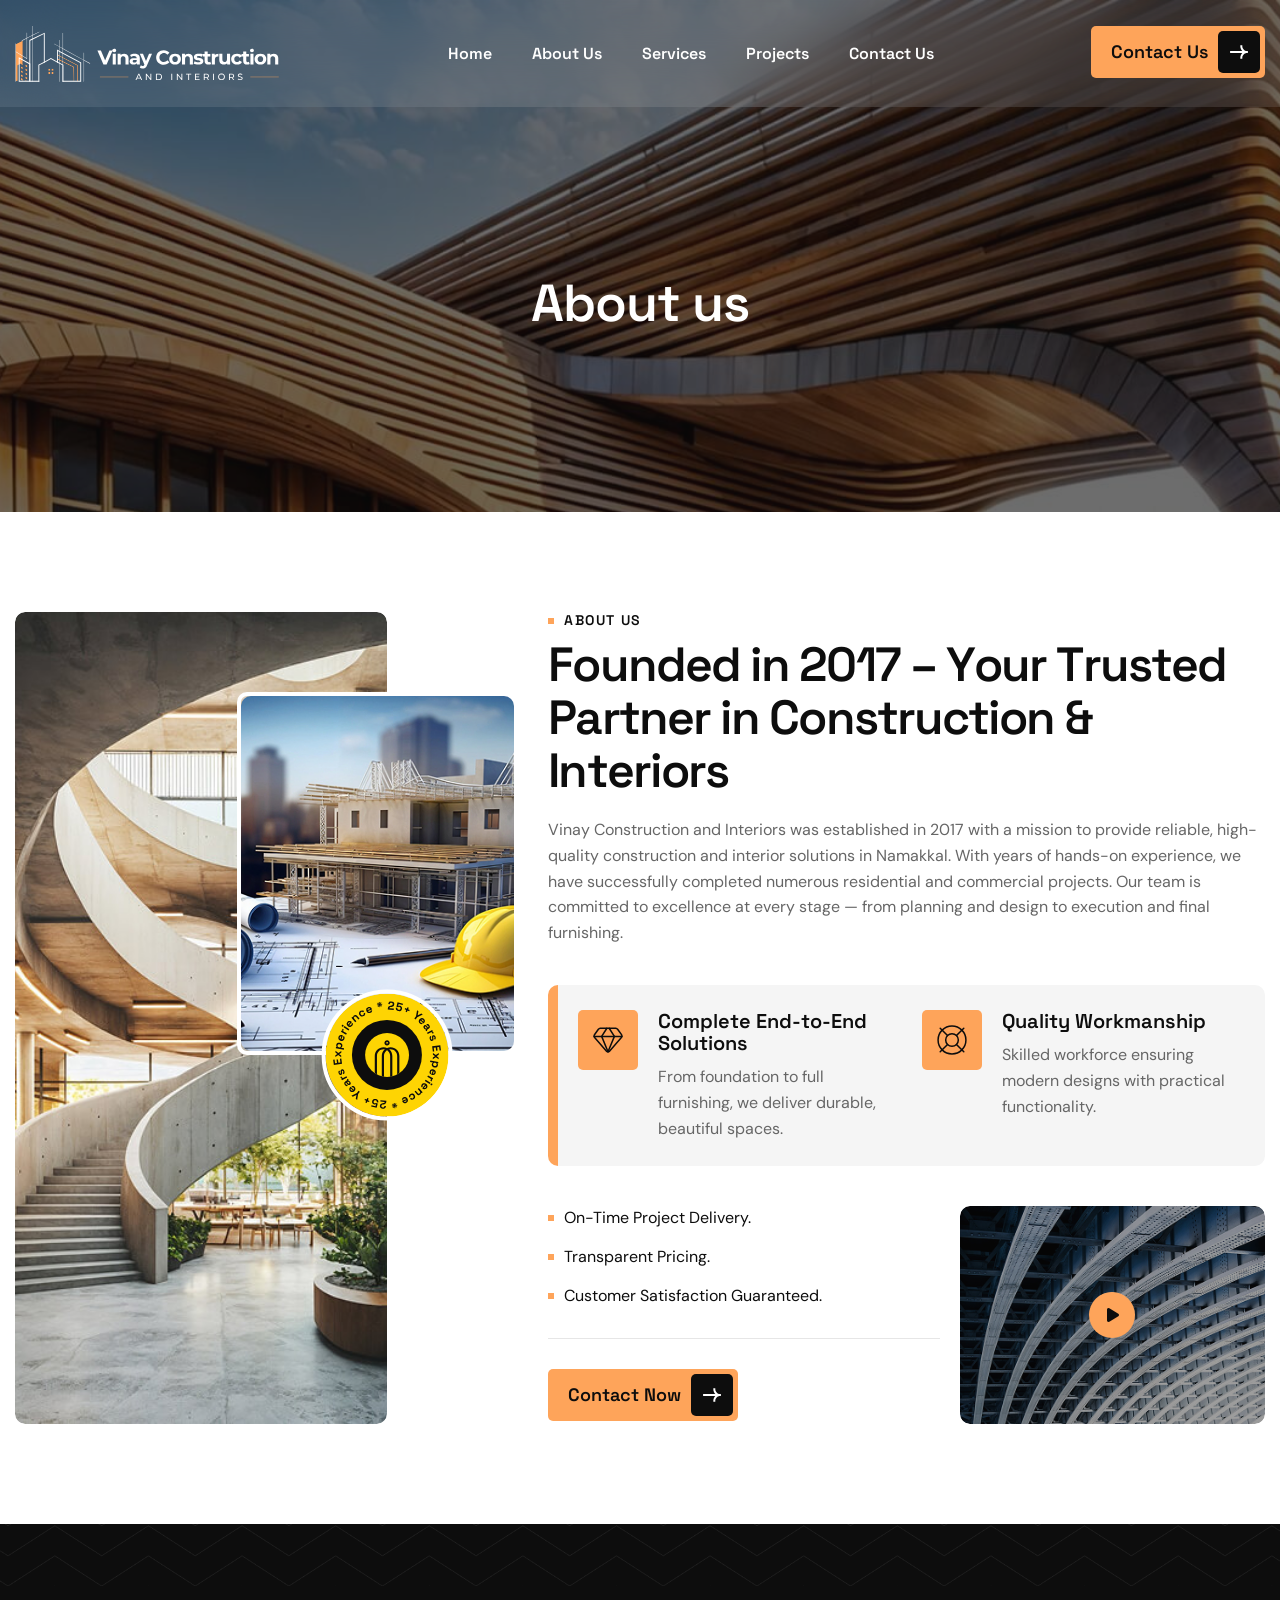
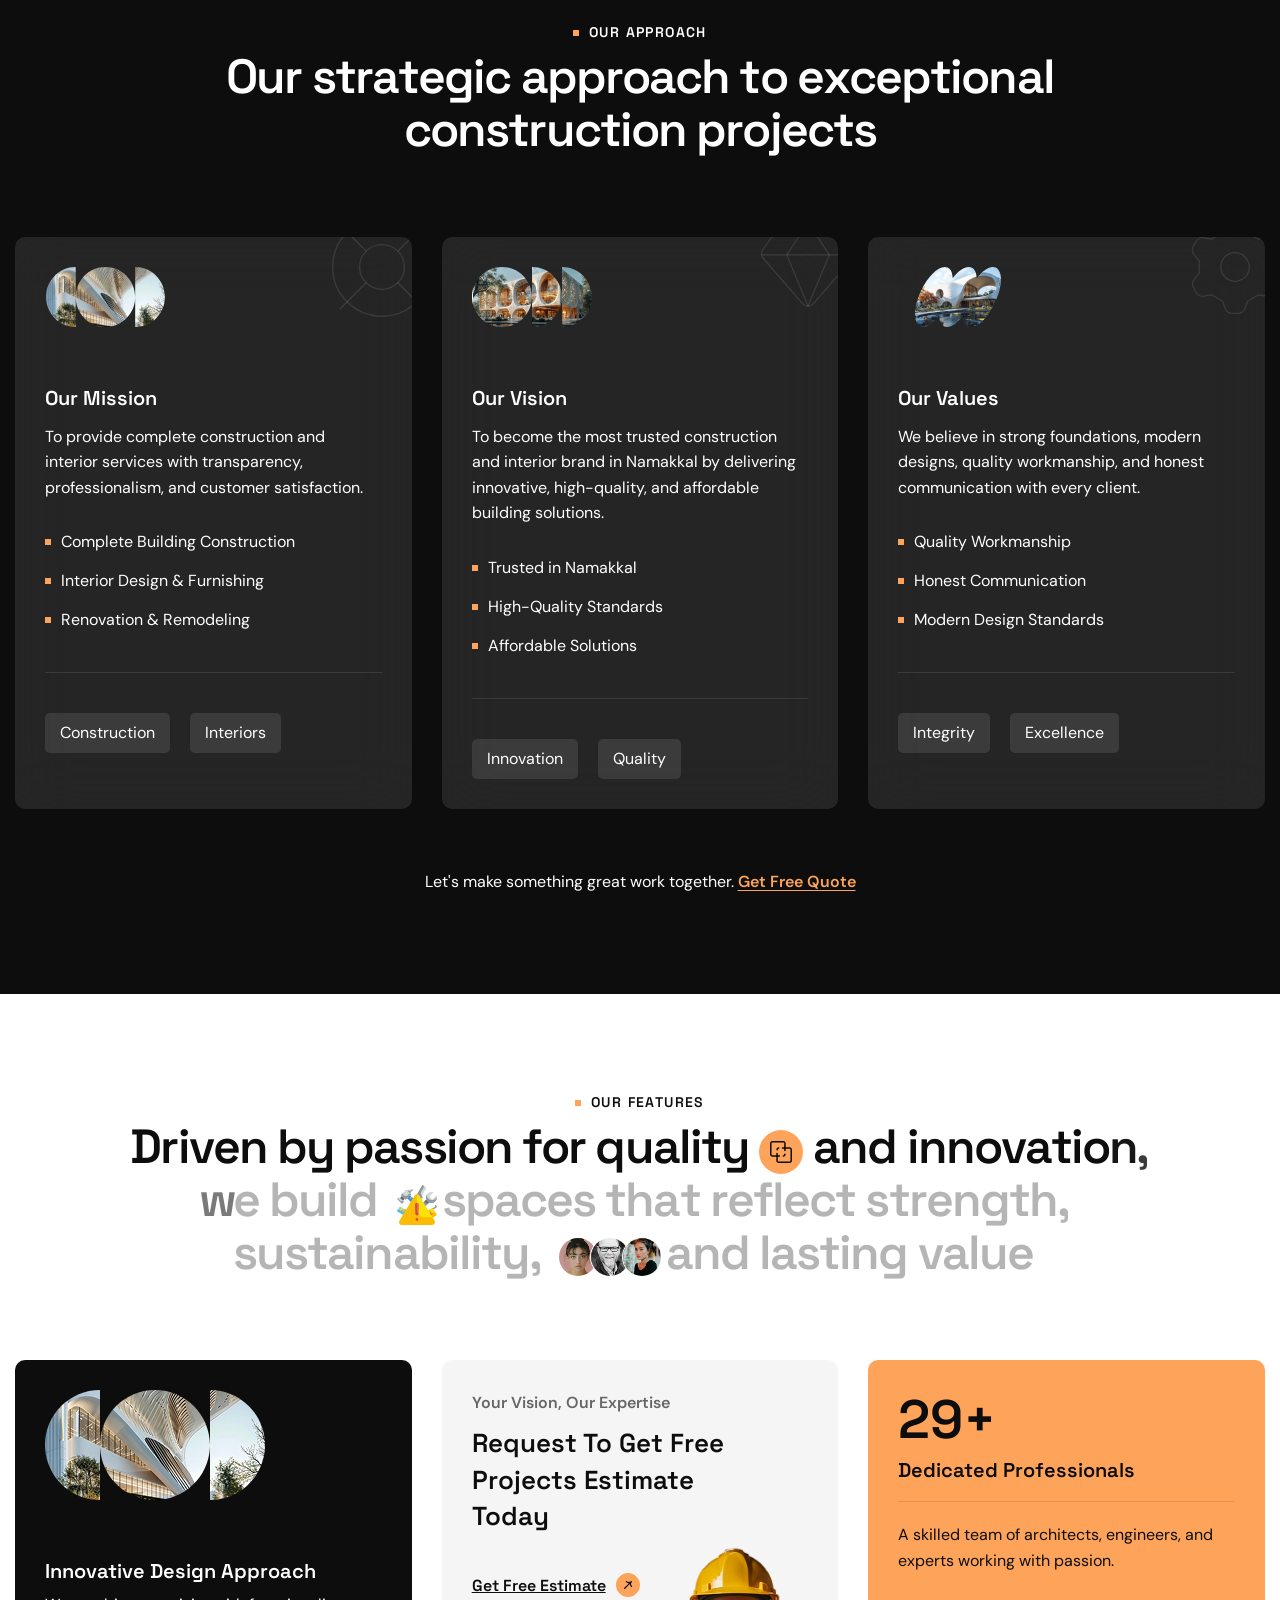
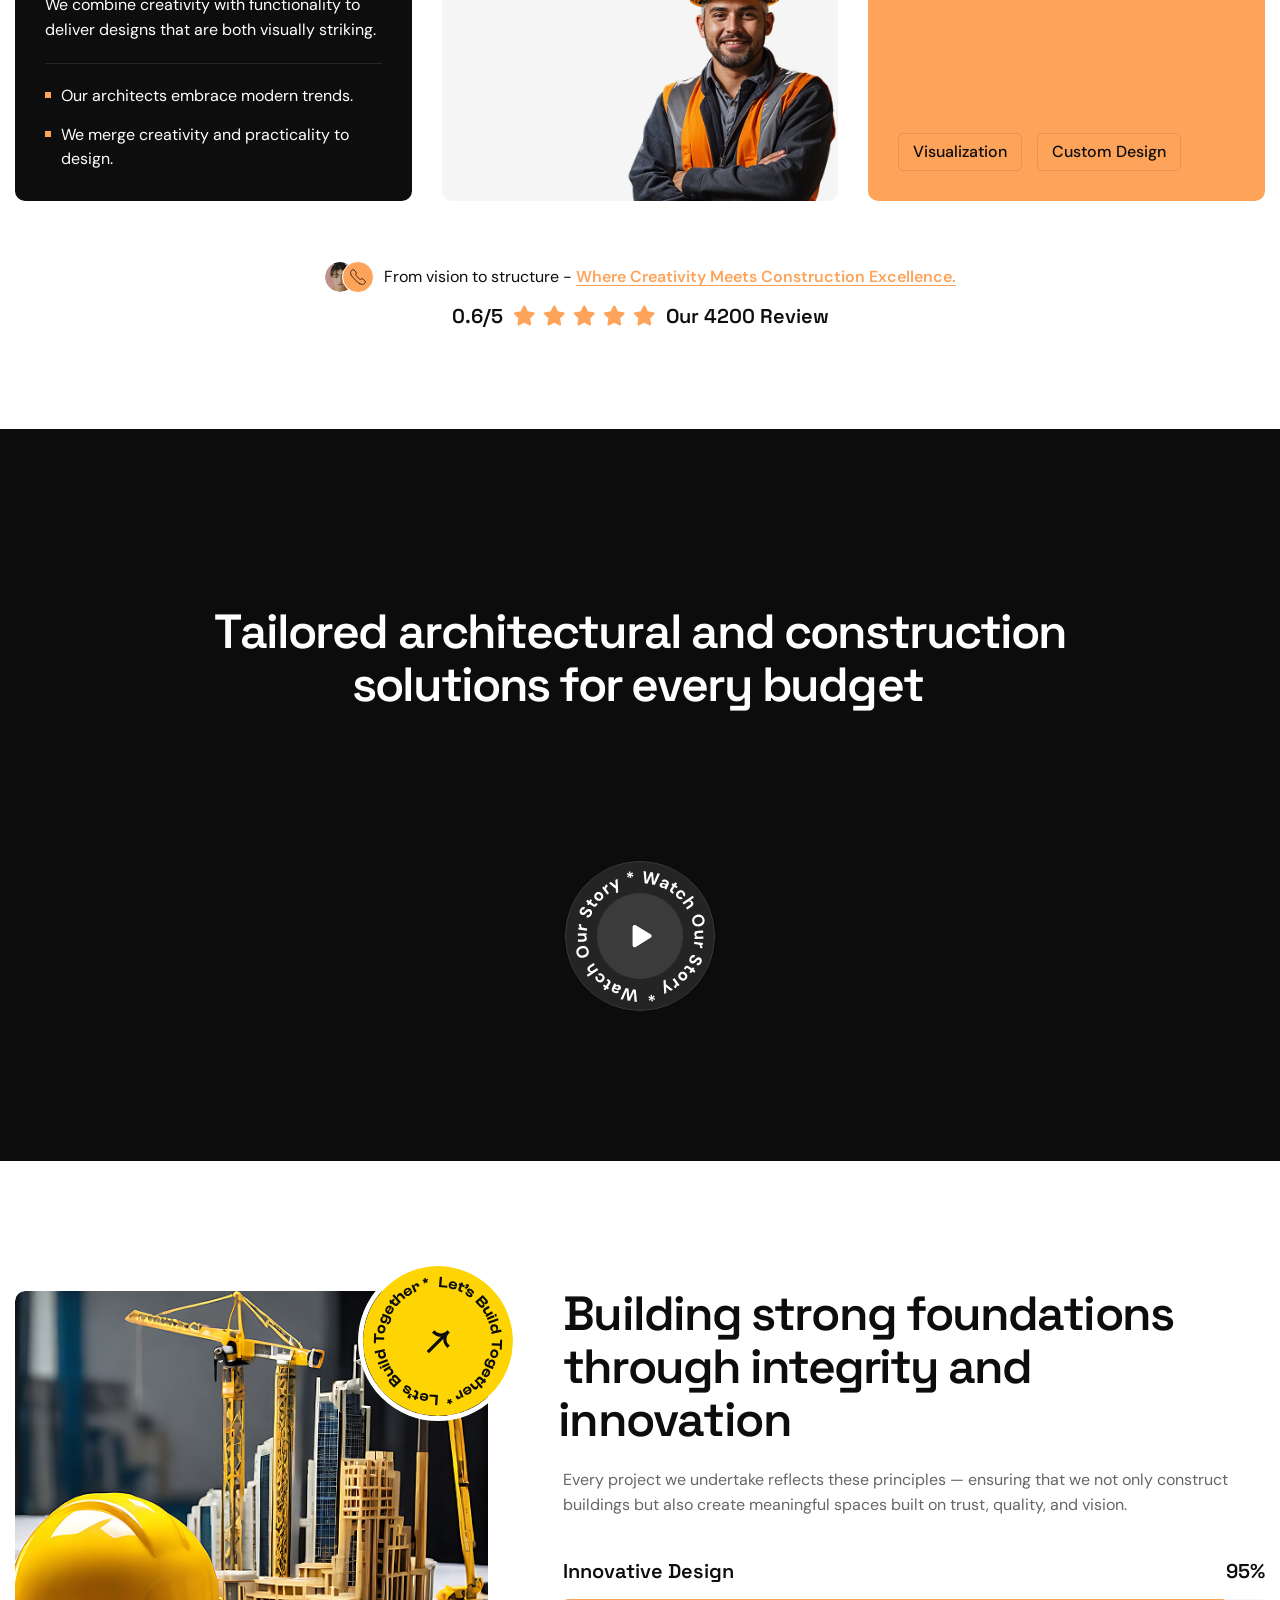
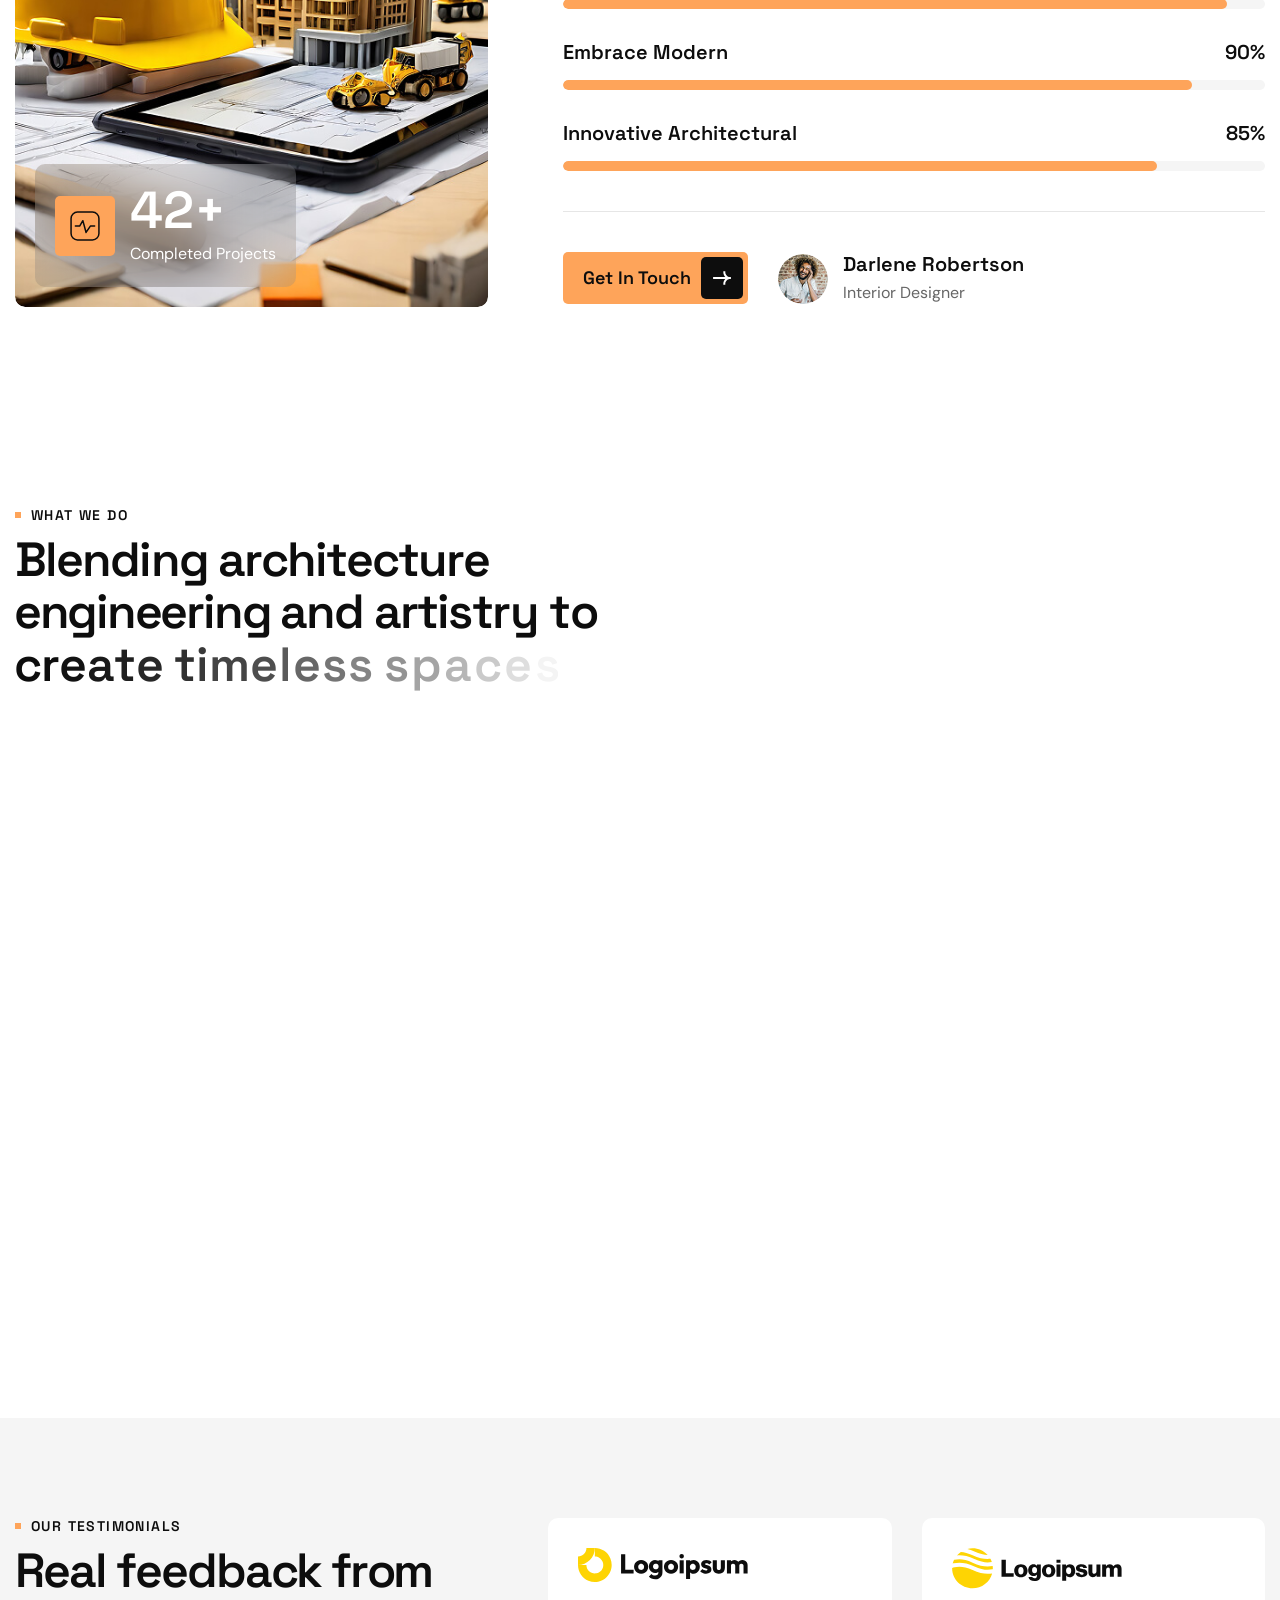
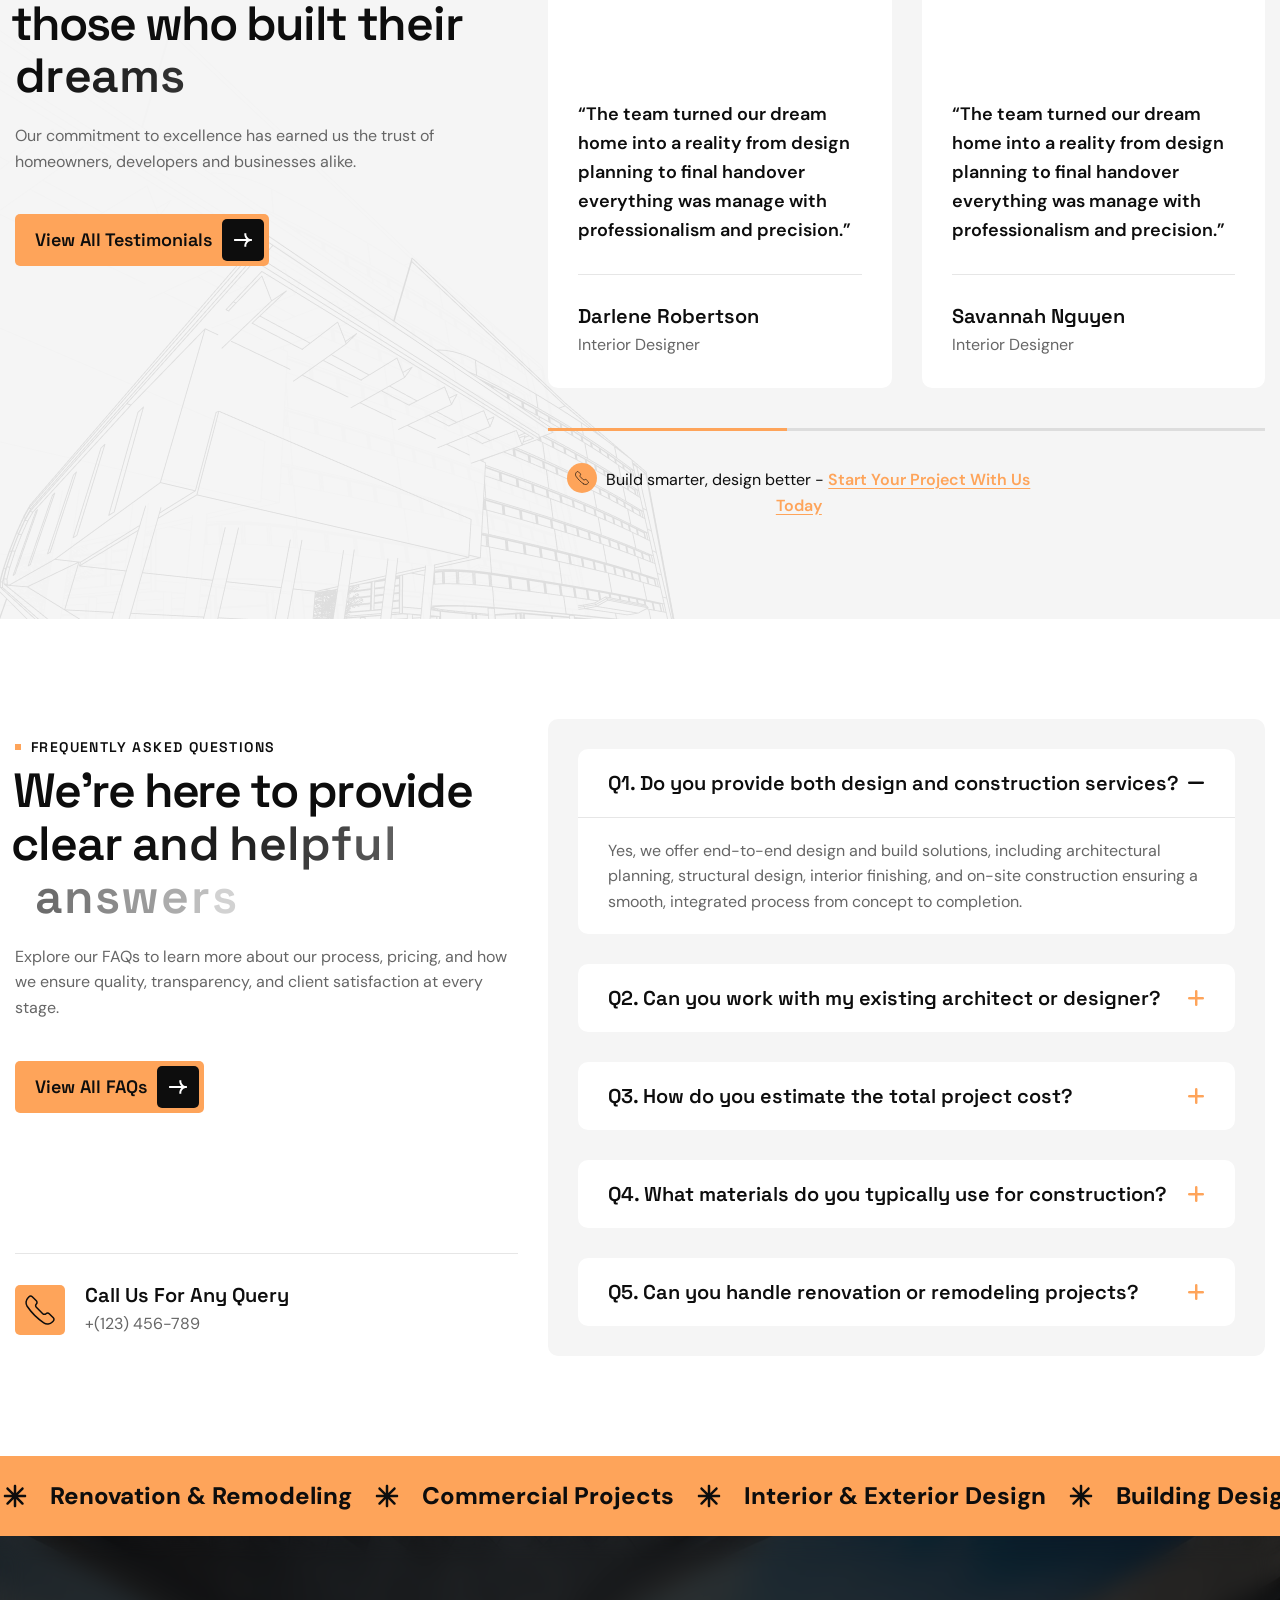
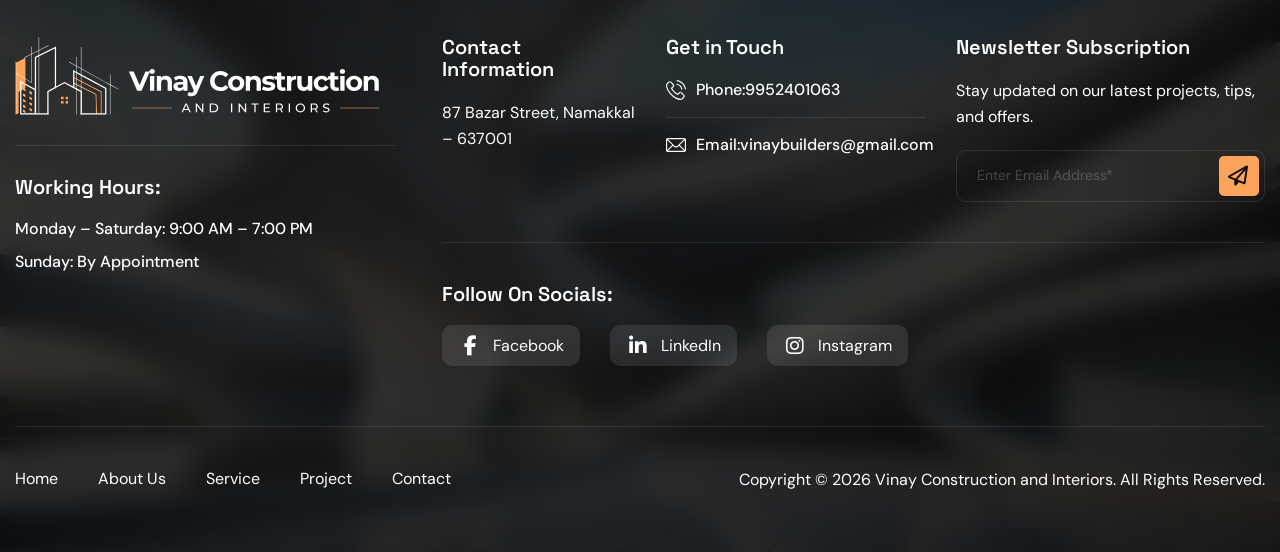
<file: about.html>
<!DOCTYPE html>
<html lang="en">


<head>
	<!-- Meta -->
	<meta charset="utf-8">
	<meta http-equiv="X-UA-Compatible" content="IE=edge">
	<meta name="viewport" content="width=device-width, initial-scale=1.0, maximum-scale=1">
	<meta name="description" content="Learn about Vinay Construction and Interiors – established in 2017 in Namakkal, Tamil Nadu. Trusted builders delivering quality construction, interior design, and renovation with transparency and on-time delivery.">
	<meta name="keywords" content="about Vinay Construction Namakkal, construction company Namakkal, building contractor Namakkal, trusted builders Namakkal, construction since 2017 Namakkal, Tamil Nadu builders, interior designers Namakkal">
	<meta name="author" content="Vinay Construction and Interiors">
	<meta name="robots" content="index, follow">
	<!-- Open Graph -->
	<meta property="og:type" content="website">
	<meta property="og:title" content="About Us | Vinay Construction and Interiors – Namakkal">
	<meta property="og:description" content="Established in 2017, Vinay Construction and Interiors is a trusted builder in Namakkal offering construction, interiors, and renovation.">
	<meta property="og:locale" content="en_IN">
	<!-- Page Title -->
    <title>Vinay Construction and Interiors | About Us</title>
	<!-- Favicon Icon -->
	<link rel="shortcut icon" type="image/x-icon" href="images/favicon.png">
	<!-- Google Fonts Css-->
	<link rel="preconnect" href="https://fonts.googleapis.com/">
    <link rel="preconnect" href="https://fonts.gstatic.com/" crossorigin>
    <link href="https://fonts.googleapis.com/css2?family=DM+Sans:ital,opsz,wght@0,9..40,100..1000;1,9..40,100..1000&amp;family=Space+Grotesk:wght@300..700&amp;display=swap" rel="stylesheet">
	<!-- Bootstrap Css -->
	<link href="css/bootstrap.min.css" rel="stylesheet" media="screen">
	<!-- SlickNav Css -->
	<link href="css/slicknav.min.css" rel="stylesheet">
	<!-- Swiper Css -->
	<link rel="stylesheet" href="css/swiper-bundle.min.css">
	<!-- Font Awesome Icon Css-->
	<link href="css/all.min.css" rel="stylesheet" media="screen">
	<!-- Animated Css -->
	<link href="css/animate.css" rel="stylesheet">
    <!-- Magnific Popup Core Css File -->
	<link rel="stylesheet" href="css/magnific-popup.css">
	<!-- Mouse Cursor Css File -->
	<link rel="stylesheet" href="css/mousecursor.css">
	<!-- Main Custom Css -->
	<link href="css/custom.css" rel="stylesheet" media="screen">
</head>
<body>

    <!-- Preloader Start -->
	<div class="preloader">
		<div class="loading-container">
			<div class="loading"></div>
			<div id="loading-icon"><img src="images/loader.svg" alt=""></div>
		</div>
	</div>
	<!-- Preloader End -->

    <!-- Header Start -->
	<header class="main-header active-sticky-header">
		<div class="header-sticky">
			<nav class="navbar navbar-expand-lg">
				<div class="container">
					<!-- Logo Start -->
					<a class="navbar-brand" href="index.html">
						<img src="images/logo.svg" alt="Logo">
					</a>
					<!-- Logo End -->

                    <!-- Main Menu Start -->
                    <div class="collapse navbar-collapse main-menu">
                        <div class="nav-menu-wrapper">
                            <ul class="navbar-nav mr-auto" id="menu">
                                <li class="nav-item"><a class="nav-link" href="index.html">Home</a>
                                    
                                </li>                                
                                <li class="nav-item"><a class="nav-link" href="about.html">About Us</a>
                                <li class="nav-item"><a class="nav-link" href="services.html">Services</a></li>
                                <li class="nav-item"><a class="nav-link" href="projects.html">Projects</a></li>
                                
                                <li class="nav-item"><a class="nav-link" href="contact.html">Contact Us</a></li>
                            </ul>
                        </div>
                        
                        <!-- Header Btn Start -->
                        <div class="header-btn">
                            <a href="contact.html" class="btn-default btn-highlighted">Contact Us</a>
                        </div>
                        <!-- Header Btn End -->
                    </div>
					<!-- Main Menu End -->
					<div class="navbar-toggle"></div>
				</div>
			</nav>
			<div class="responsive-menu"></div>
		</div>
	</header>
	<!-- Header End -->

    <!-- Page Header Section Start -->
    <div class="page-header parallaxie">
        <div class="container">
            <div class="row">
                <div class="col-lg-12">
                    <!-- Page Header Box Start -->
                    <div class="page-header-box">
                        <h1 class="text-anime-style-3" data-cursor="-opaque">About us</h1>
                       
                    </div>
                    <!-- Page Header Box End -->
                </div>
            </div>
        </div>
    </div>
    <!-- Page Header Section End -->

    <!-- About Us Section Start -->
    <div class="about-us">
        <div class="container">
            <div class="row">
                <div class="col-xl-5">
                    <!-- About Us Image Box Start -->
                    <div class="about-us-image-box wow fadeInUp">
                        <!-- About Us Image Box 1 Start -->
                        <div class="about-us-image-box-1">
                            <!-- About Us Image 1 Start -->
                            <div class="about-us-image">
                                <figure class="image-anime">
                                    <img src="images/about-us-image-1.jpg" alt="">
                                </figure>
                            </div>
                            <!-- About Us Image 1 End --> 
                        </div>
                        <!-- About Us Image Box 1 End -->
                        
                        <!-- About Us Image Box 2 Start -->
                         <div class="about-us-image-box-2">
                            <!-- About Us Image 2 Start -->
                            <div class="about-us-image">
                                <figure class="image-anime">
                                    <img src="images/about-us-image-2.jpg" alt="">
                                </figure>
                            </div>
                            <!-- About Us Image 2 End -->
                        
                            <!-- Year Experience Circle Start -->
                            <div class="year-experience-circle">
                                <img src="images/year-experience-circle-accent.svg" alt="">
                            </div>
                            <!-- Year Experience Circle End -->
                        </div>
                        <!-- About Us Image Box 2 End -->
                    </div>
                    <!-- About Us Image Box End -->
                </div>
                
                <div class="col-xl-7">
                    <!-- About Us Content Start -->
                    <div class="about-us-content">
                        <!-- Section Title Start -->
                        <div class="section-title">
                            <h3 class="wow fadeInUp">About Us</h3>
                            <h2 class="text-anime-style-3" data-cursor="-opaque">Founded in 2017 – Your Trusted Partner in Construction &amp; Interiors</h2>
                            <p class="wow fadeInUp" data-wow-delay="0.2s">Vinay Construction and Interiors was established in 2017 with a mission to provide reliable, high-quality construction and interior solutions in Namakkal. With years of hands-on experience, we have successfully completed numerous residential and commercial projects. Our team is committed to excellence at every stage — from planning and design to execution and final furnishing.</p>
                        </div>
                        <!-- Section Title End -->

                        <!-- About Us Body Start -->
                        <div class="about-us-body wow fadeInUp" data-wow-delay="0.4s">
                            <!-- About Body Item Start -->
                            <div class="about-body-item">
                                <div class="icon-box">
                                    <img src="images/icon-about-item-1.svg" alt="">
                                </div>
                                <div class="about-body-item-content">
                                    <h3>Complete End-to-End Solutions</h3>
                                    <p>From foundation to full furnishing, we deliver durable, beautiful spaces.</p>
                                </div>
                            </div>
                            <!-- About Body Item End -->

                            <!-- About Body Item Start -->
                            <div class="about-body-item">
                                <div class="icon-box">
                                    <img src="images/icon-about-item-2.svg" alt="">
                                </div>
                                <div class="about-body-item-content">
                                    <h3>Quality Workmanship</h3>
                                    <p>Skilled workforce ensuring modern designs with practical functionality.</p>
                                </div>
                            </div>
                            <!-- About Body Item End -->
                        </div>
                        <!-- About Us Body End -->

                        <!-- About Us Footer Start -->
                        <div class="about-us-footer wow fadeInUp" data-wow-delay="0.6s">
                            <!-- About Us Footer Content Start -->
                            <div class="about-us-footer-content">
                                <!-- About Footer Content List Start -->
                                <div class="about-footer-content-list">
                                    <ul>
                                        <li>On-Time Project Delivery.</li>
                                        <li>Transparent Pricing.</li>
                                        <li>Customer Satisfaction Guaranteed.</li>
                                    </ul>
                                </div>
                                <!-- About Footer Content List End -->
                                
                                <!-- About Us Button Start -->
                                <div class="about-us-btn">
                                    <a href="contact.html" class="btn-default">Contact Now</a>
                                </div>
                                <!-- About Us Button End -->
                            </div>
                            <!-- About Us Footer Content End -->

                            <!-- About Us Video Box Start -->
                            <div class="about-us-video-box">
                                <!-- Intro Video Image Start -->
                                <div class="about-video-image">
                                    <figure class="image-anime">
                                        <img src="images/about-intro-video-image.jpg" alt="">
                                    </figure>
                                </div>
                                <!-- Intro Video Image End -->
                                
                                <!-- Video Play Button Start -->
                                <div class="video-play-button">
                                    <a href="https://www.youtube.com/watch?v=Y-x0efG1seA" class="popup-video" data-cursor-text="Play">
                                        <i class="fa-solid fa-play"></i>
                                    </a>
                                </div>
                                <!-- Video Play Button End -->
                            </div>
                            <!-- About Us Video Box End -->
                        </div>
                        <!-- About Us Footer End -->
                    </div>
                    <!-- About Us Content End -->
                </div>
            </div>
        </div>
    </div> 
    <!-- About Us Section End -->

    <!-- Our Approach Section Start -->
    <div class="our-approach dark-section parallaxie">
        <div class="container">
            <div class="row section-row">
                <div class="col-lg-12">
                    <!-- Section Title Start -->
                    <div class="section-title section-title-center">
                        <h3 class="wow fadeInUp">our approach</h3>
                        <h2 class="text-anime-style-3" data-cursor="-opaque">Our strategic approach to exceptional construction projects</h2>
                    </div>
                    <!-- Section Title End -->
                </div>
            </div>

            <div class="row">
                <div class="col-xl-4 col-md-6">
                    <!-- Our Approach Item Start -->
                    <div class="approach-item box-1 wow fadeInUp">
                        <div class="icon-box">
                            <img src="images/approach-item-bg-1.svg" alt="">
                        </div>
                        <div class="approach-item-image">
                            <figure>
                                <img src="images/approach-item-image-1.jpg" alt="">
                            </figure>
                        </div>
                        <div class="approach-item-content">
                            <h3>Our Mission</h3>
                            <p>To provide complete construction and interior services with transparency, professionalism, and customer satisfaction.</p>
                            <ul>
                                <li>Complete Building Construction</li>
                                <li>Interior Design &amp; Furnishing</li>
                                <li>Renovation &amp; Remodeling</li>
                            </ul>
                        </div>
                        <div class="approach-item-list">
                            <ul>
                                <li>Construction</li>
                                <li>Interiors</li>
                            </ul>
                        </div>
                    </div>
                    <!-- Our Approach Item End -->
                </div>

                <div class="col-xl-4 col-md-6">
                    <!-- Our Approach Item Start -->
                    <div class="approach-item box-2 wow fadeInUp" data-wow-delay="0.2s">
                        <div class="icon-box">
                            <img src="images/approach-item-bg-2.svg" alt="">
                        </div>
                        <div class="approach-item-image">
                            <figure>
                                <img src="images/approach-item-image-2.jpg" alt="">
                            </figure>
                        </div>
                        <div class="approach-item-content">
                            <h3>Our Vision</h3>
                            <p>To become the most trusted construction and interior brand in Namakkal by delivering innovative, high-quality, and affordable building solutions.</p>
                            <ul>
                                <li>Trusted in Namakkal</li>
                                <li>High-Quality Standards</li>
                                <li>Affordable Solutions</li>
                            </ul>
                        </div>
                        <div class="approach-item-list">
                            <ul>
                                <li>Innovation</li>
                                <li>Quality</li>
                            </ul>
                        </div>
                    </div>
                    <!-- Our Approach Item End -->
                </div>

                <div class="col-xl-4 col-md-6">
                    <!-- Our Approach Item Start -->
                    <div class="approach-item box-3 wow fadeInUp" data-wow-delay="0.4s">
                        <div class="icon-box">
                            <img src="images/approach-item-bg-3.svg" alt="">
                        </div>
                        <div class="approach-item-image">
                            <figure>
                                <img src="images/approach-item-image-3.jpg" alt="">
                            </figure>
                        </div>
                        <div class="approach-item-content">
                            <h3>Our Values</h3>
                            <p>We believe in strong foundations, modern designs, quality workmanship, and honest communication with every client.</p>
                            <ul>
                                <li>Quality Workmanship</li>
                                <li>Honest Communication</li>
                                <li>Modern Design Standards</li>
                            </ul>
                        </div>
                        <div class="approach-item-list">
                            <ul>
                                <li>Integrity</li>
                                <li>Excellence</li>
                            </ul>
                        </div>
                    </div>
                    <!-- Our Approach Item End -->
                </div>

                <div class="col-lg-12">
                    <!-- Section Footer Text Start -->
                    <div class="section-footer-text wow fadeInUp" data-wow-delay="0.4s">
                        <p>Let's make something great work together. <a href="contact.html">Get Free Quote</a></p>
                    </div>
                    <!-- Section Footer Text End -->
                </div>
            </div>
        </div>
    </div>
    <!-- Our Approach Section End -->

    <!-- Our Features Section Start -->
    <div class="our-features">
        <div class="container">
            <div class="row section-row">
                <div class="col-lg-12">
                    <!-- Section Title Start -->
                    <div class="section-title section-title-center">
                        <h3 class="wow fadeInUp">Our Features</h3>
                        <h2 class="text-effect" data-cursor="-opaque">Driven by passion for quality <span class="feature-title-img-1"><img src="images/icon-feature-title-1.svg" alt=""></span> and innovation, we build <span class="feature-title-img-2"><img src="images/icon-feature-title-2.svg" alt=""></span> spaces that reflect strength, sustainability, <span class="feature-title-img-3"><img src="images/author-1.jpg" alt=""><img src="images/author-2.jpg" alt=""><img src="images/author-3.jpg" alt=""></span> and lasting value</h2>
                    </div>
                    <!-- Section Title End -->
                </div>
            </div>

            <div class="row">
                <div class="col-xl-4 col-md-6 order-1">
                    <!-- Feature Item Start -->
                    <div class="feature-item box-1 wow fadeInUp">
                        <div class="feature-item-shape-image">
                            <figure>
                                <img src="images/feature-item-image-1.jpg" alt="">
                            </figure>
                        </div>
                        <div class="feature-item-content-box">
                            <div class="feature-item-content">
                                <h3>Innovative Design Approach</h3>
                                <p>We combine creativity with functionality to deliver designs that are both visually striking.</p>
                            </div>
                            <div class="feature-item-list">
                                <ul>
                                    <li>Our architects embrace modern trends.</li>
                                    <li>We merge creativity and practicality to design.</li>
                                </ul>
                            </div>
                        </div>
                    </div>
                    <!-- Feature Item End -->
                </div>

                <div class="col-xl-4 order-xl-2 order-md-3 order-2">
                    <!-- Feature Item Start -->
                    <div class="feature-item box-2 wow fadeInUp" data-wow-delay="0.2s">
                        <div class="feature-item-info">
                            <div class="feature-item-info-content">
                                <p>Your Vision, Our Expertise</p>
                                <h3>Request To Get Free Projects Estimate Today</h3>
                            </div>
                            <div class="feature-item-btn">
                                <a href="contact.html" class="readmore-btn">Get Free Estimate</a>
                            </div>
                        </div>
                        <div class="feature-item-image">
                            <figure>
                                <img src="images/feature-item-image-2.png" alt="">
                            </figure>
                        </div>
                    </div>
                    <!-- Feature Item End -->
                </div>

                <div class="col-xl-4 col-md-6 order-xl-3 order-md-2 order-3">
                    <!-- Feature Item Start -->
                    <div class="feature-item box-3 wow fadeInUp" data-wow-delay="0.4s">
                        <div class="feature-item-content-box">
                            <div class="feature-item-content">
                                <h2><span class="counter">250</span>+</h2>
                                <h3>Dedicated Professionals</h3>
                            </div>
                            <div class="feature-item-counter-info">
                                <p>A skilled team of architects, engineers, and experts working with passion.</p>
                            </div>
                        </div>
                        <div class="feature-item-tag-list">
                            <ul>
                                <li>Visualization</li>
                                <li>Custom Design</li>
                            </ul>
                        </div>
                    </div>
                    <!-- Feature Item End -->
                </div>

                <div class="col-lg-12 order-5">
                    <!-- Section Footer Text Start -->
                    <div class="section-footer-text section-satisfy-img wow fadeInUp" data-wow-delay="0.2s">
                        <!-- Satisfy Client Images Start -->
                        <div class="satisfy-client-images">
                            <div class="satisfy-client-image">
                                <figure class="image-anime">
                                    <img src="images/author-1.jpg" alt="">
                                </figure>
                            </div>
                            <div class="satisfy-client-image add-more">
                                <img src="images/icon-phone-primary.svg" alt="">
                            </div>
                        </div>
                        <!-- Satisfy Client Images End -->
                        <p>From vision to structure - <a href="contact.html">where creativity meets construction excellence.</a></p>
                        <ul>
                            <li><span class="counter">4.9</span>/5</li>
                            <li>
                                <i class="fa-solid fa-star"></i>
                                <i class="fa-solid fa-star"></i>
                                <i class="fa-solid fa-star"></i>
                                <i class="fa-solid fa-star"></i>
                                <i class="fa-solid fa-star"></i>
                            </li>
                            <li>Our 4200 Review</li>
                        </ul>
                    </div>
                    <!-- Section Footer Text End -->
                </div>
            </div>
        </div>
    </div>
    <!-- Our Features Section End -->

    <!-- Watch Our Story Section Start -->
    <div class="our-story dark-section parallaxie">
        <div class="container">
            <div class="row">
                <div class="col-lg-12">
                    <!-- Our Story Content Start -->
                    <div class="our-story-content">
                        <!-- Section Title Start -->
                        <div class="section-title">
                            <h3 class="wow fadeInUp">watch our story</h3>
                            <h2 class="text-anime-style-3" data-cursor="-opaque">Tailored architectural and construction solutions for every budget</h2>
                        </div>
                        <!-- Section Title End -->

                        <!-- Watch Video Circle Start -->
                        <div class="watch-video-circle">
                            <a href="https://www.youtube.com/watch?v=Y-x0efG1seA" class="popup-video" data-cursor-text="Play">
                                <img src="images/watch-video-circle.svg" alt="">
                            </a>
                        </div>
                        <!-- Watch Video Circle End -->
                    </div>
                    <!-- Our Story Content End -->
                </div>
            </div>
        </div>
    </div>
    <!-- Watch Our Story Section End -->

    <!-- Our Values Section Start -->
    <div class="our-values">
        <div class="container">
            <div class="row">
                <div class="col-xl-5">
                    <!-- Values Image Box Start -->
                    <div class="values-image-box wow fadeInUp">
                        <!-- Values Image Start -->
                        <div class="values-image">
                            <figure class="image-anime">
                                <img src="images/our-values-image.jpg" alt="">
                            </figure>
                        </div>
                        <!-- Values Image End -->

                        <!-- Lest Together Circle Start -->
                        <div class="lets-together-circle">
                            <a href="contact.html"><img src="images/lets-together-circle-accent.svg" alt=""></a>
                        </div>
                        <!-- Lest Together Circle End -->

                        <!-- Values Counter Box Start -->
                        <div class="value-counter-box">
                            <div class="icon-box">
                                <img src="images/icon-values-item-1.svg" alt="">
                            </div>
                            <div class="value-counter-box-content">
                                <h2><span class="counter">450</span>+</h2>
                                <p>Completed Projects</p>
                            </div>
                        </div>
                        <!-- Values Counter Box End -->
                    </div>
                    <!-- Values Image Box End -->
                </div>

                <div class="col-xl-7">
                    <!-- Our Values Content Start -->
                    <div class="our-values-content">
                        <!-- Section Title Start -->
                        <div class="section-title">
                            <h3 class="wow fadeInUp">Our Core Values</h3>
                            <h2 class="text-anime-style-3" data-cursor="-opaque">Building strong foundations through integrity and innovation</h2>
                            <p class="wow fadeInUp" data-wow-delay="0.2s">Every project we undertake reflects these principles — ensuring that we not only construct buildings but also create meaningful spaces built on trust, quality, and vision.</p>
                        </div>
                        <!-- Section Title End -->

                        <!-- Values SkillBar List Start -->
                        <div class="values-skillbar-list">
                            <!-- Skills Progress Bar Start -->
                            <div class="skills-progress-bar">
                                <!-- Skill Item Start -->
                                <div class="skillbar" data-percent="95%">
                                    <div class="skill-data">
                                        <div class="skill-title">Innovative Design</div>
                                        <div class="skill-no">95%</div>
                                    </div>
                                    <div class="skill-progress">
                                        <div class="count-bar"></div>
                                    </div>
                                </div>
                                <!-- Skill Item End -->
                            </div>
                            <!-- Skills Progress Bar End -->

                            <!-- Skills Progress Bar Start -->
                            <div class="skills-progress-bar">
                                <!-- Skill Item Start -->
                                <div class="skillbar" data-percent="90%">
                                    <div class="skill-data">
                                        <div class="skill-title">Embrace Modern</div>
                                        <div class="skill-no">90%</div>
                                    </div>
                                    <div class="skill-progress">
                                        <div class="count-bar"></div>
                                    </div>
                                </div>
                                <!-- Skill Item End -->
                            </div>
                            <!-- Skills Progress Bar End -->
                            
                            <!-- Skills Progress Bar Start -->
                            <div class="skills-progress-bar">
                                <!-- Skill Item Start -->
                                <div class="skillbar" data-percent="85%">
                                    <div class="skill-data">
                                        <div class="skill-title">Innovative Architectural</div>
                                        <div class="skill-no">85%</div>
                                    </div>
                                    <div class="skill-progress">
                                        <div class="count-bar"></div>
                                    </div>
                                </div>
                                <!-- Skill Item End -->
                            </div>
                            <!-- Skills Progress Bar End -->
                        </div>
                        <!-- Values SkillBar List End -->

                        <!-- Values Item Header Start -->
                        <div class="values-content-footer wow fadeInUp" data-wow-delay="0.4s">
                            <!-- Values Btn Start -->
                            <div class="values-btn">
                                <a href="contact.html" class="btn-default">Get in Touch</a>
                            </div>
                            <!-- Values Btn End -->
                             
                            <!-- Values Item Author Start -->
                            <div class="values-item-author">
                                <!-- Values Author Image Start -->
                                <div class="values-author-image">
                                    <figure class="image-anime">
                                        <img src="images/author-6.jpg" alt="">
                                    </figure>
                                </div>
                                <!-- Values Author Image End -->

                                <!-- Values Author Content Start -->
                                <div class="values-author-content">
                                    <h3>Darlene Robertson</h3>
                                    <p>Interior Designer</p>
                                </div>
                                <!-- Values Author Content End -->
                            </div>
                            <!-- Values Item Author End -->
                        </div>
                        <!-- Values Item Header End -->
                    </div>
                    <!-- Our Values Content End -->
                </div>
            </div>
        </div>
    </div>
    <!-- Our Values Section End -->

   

    <!-- What We Do Setion Start -->
    <div class="what-we-do">
        <div class="container">
            <div class="row align-items-end">
                <div class="col-xl-7">
                    <!-- What We Do Content Start -->
                    <div class="what-we-do-content">
                        <!-- Section Title Start -->
                        <div class="section-title">
                            <h3 class="wow fadeInUp">what we do</h3>
                            <h2 class="text-anime-style-3" data-cursor="-opaque">Blending architecture engineering and artistry to create timeless spaces</h2>
                            <p class="wow fadeInUp" data-wow-delay="0.2s">Our multidisciplinary team specializes in architecture, interior design, and structural development. We bring together creative design thinking and technical expertise to craft environments that inspire and endure.</p>
                        </div>
                        <!-- Section Title End -->

                        <!-- What We Do Iteam List Start -->
                        <div class="what-we-do-item-list wow fadeInUp" data-wow-delay="0.4s">
                            <!-- What We Do Item Start -->
                            <div class="what-we-do-item">
                                <div class="icon-box">
                                    <img src="images/icon-what-we-do-item-1.svg" alt="">
                                </div>
                                <div class="what-we-do-item-body">
                                    <h3>Engineering Excellence</h3>
                                    <p>Our engineering approach focus on precision, safety, and sustainability.</p>
                                    <ul>
                                        <li>Our technical expertise ensures durability.</li>
                                    </ul>
                                </div>
                            </div>
                            <!-- What We Do Item End -->

                            <!-- What We Do Item Start -->
                            <div class="what-we-do-item">
                                <div class="icon-box">
                                    <img src="images/icon-what-we-do-item-2.svg" alt="">
                                </div>
                                <div class="what-we-do-item-body">
                                    <h3>Innovative Architectural</h3>
                                    <p>We push the boundaries of design to create architectural concept that inspire.</p>
                                    <ul>
                                        <li>Our innovative approach blends creativity.</li>
                                    </ul>
                                </div>
                            </div>
                            <!-- What We Do Item End -->
                        </div> 
                        <!-- What We Do Iteam List End -->

                        <!-- What We Do Button Start -->
                        <div class="what-we-do-btn wow fadeInUp" data-wow-delay="0.6s">
                            <a href="contact.html" class="btn-default">Contact Us Today</a>
                        </div>
                        <!-- What We Do Button End -->
                    </div>
                    <!-- What We Do Content End -->
                </div>

                <div class="col-xl-5">
                    <!-- What We Do Image Start -->
                    <div class="what-we-do-image wow fadeInUp" data-wow-delay="0.2s">
                        <figure>
                            <img src="images/what-we-do-image.png" alt="">
                        </figure>
                    </div>
                    <!-- What We Do Image End -->
                </div>
            </div>

            <div class="col-lg-12">
                <!-- Section Footer Text Start -->
                <div class="section-footer-text section-satisfy-img wow fadeInUp" data-wow-delay="0.4s">
                    <!-- Satisfy Client Images Start -->
                    <div class="satisfy-client-images">
                        <div class="satisfy-client-image">
                            <figure class="image-anime">
                                <img src="images/author-1.jpg" alt="">
                            </figure>
                        </div>
                        <div class="satisfy-client-image add-more">
                            <img src="images/icon-phone-primary.svg" alt="">
                        </div>
                    </div>
                    <!-- Satisfy Client Images End -->
                    <p>From vision to structure - <a href="contact.html">where creativity meets construction excellence.</a></p>
                </div>
                <!-- Section Footer Text End -->
            </div>
        </div>
    </div>
    <!-- What We Do Setion End -->

    <!-- Our Testimonials Section Start -->
    <div class="our-testimonials">
        <div class="container">
            <div class="row">
                <div class="col-xl-5">
                    <!-- Testimonial Content Start -->
                    <div class="our-testimonial-content">
                        <!-- Section Title Start -->
                        <div class="section-title">
                            <h3 class="wow fadeInUp">Our Testimonials</h3>
                            <h2 class="text-anime-style-3" data-cursor="-opaque">Real feedback from those who built their dreams</h2>
                            <p class="wow fadeInUp" data-wow-delay="0.2s">Our commitment to excellence has earned us the trust of homeowners, developers and businesses alike.</p>
                        </div>
                        <!-- Section Title End -->

                        <!-- Testimonial Button Start -->
                        <div class="testimonial-btn wow fadeInUp" data-wow-delay="0.4s">
                            <a href="testimonials.html" class="btn-default">View all testimonials</a>
                        </div>
                        <!-- Testimonial Button End -->
                    </div>
                    <!-- Testimonial Content End -->
                </div>
                
                <div class="col-xl-7">
                    <!-- Testimonial Slider Box Start -->
                    <div class="testimonial-slider-box">
                        <!-- Testimonial Slider Start -->
                        <div class="testimonial-slider">
                            <div class="swiper">
                                <div class="swiper-wrapper" data-cursor-text="Drag">
                                    <!-- Testimonial Slide Start -->
                                    <div class="swiper-slide">
                                        <!-- Testimonial Item Start -->
                                        <div class="testimonial-item">
                                            <div class="testimonial-company-logo">
                                                <img src="images/company-logo-1.svg" alt="">
                                            </div> 
                                            <div class="testimonial-item-body">
                                                <div class="testimonial-item-content">
                                                    <p>“The team turned our dream home into a reality from design planning to final handover everything was manage with professionalism and precision.”</p>
                                                </div>
                                                <div class="testimonial-author-content">
                                                    <h3>Darlene Robertson</h3>
                                                    <p>Interior Designer</p>
                                                </div>
                                            </div>
                                        </div>
                                        <!-- Testimonial Item End -->
                                    </div>
                                    <!-- Testimonial Slide End -->
                                    
                                    <!-- Testimonial Slide Start -->
                                    <div class="swiper-slide">
                                        <!-- Testimonial Item Start -->
                                        <div class="testimonial-item">
                                            <div class="testimonial-company-logo">
                                                <img src="images/company-logo-2.svg" alt="">
                                            </div> 
                                            <div class="testimonial-item-body">
                                                <div class="testimonial-item-content">
                                                    <p>“The team turned our dream home into a reality from design planning to final handover everything was manage with professionalism and precision.”</p>
                                                </div>
                                                <div class="testimonial-author-content">
                                                    <h3>Savannah Nguyen</h3>
                                                    <p>Interior Designer</p>
                                                </div>
                                            </div>
                                        </div>
                                        <!-- Testimonial Item End -->
                                    </div>
                                    <!-- Testimonial Slide End -->
                                    
                                    <!-- Testimonial Slide Start -->
                                    <div class="swiper-slide">
                                        <!-- Testimonial Item Start -->
                                        <div class="testimonial-item">
                                            <div class="testimonial-company-logo">
                                                <img src="images/company-logo-3.svg" alt="">
                                            </div> 
                                            <div class="testimonial-item-body">
                                                <div class="testimonial-item-content">
                                                    <p>“The team turned our dream home into a reality from design planning to final handover everything was manage with professionalism and precision.”</p>
                                                </div>
                                                <div class="testimonial-author-content">
                                                    <h3>Wade Warren</h3>
                                                    <p>Interior Designer</p>
                                                </div>
                                            </div>
                                        </div>
                                        <!-- Testimonial Item End -->
                                    </div>
                                    <!-- Testimonial Slide End -->
                                </div>
                                <div class="testimonial-pagination"></div>
                            </div>
                        </div>
                        <!-- Testimonial Slider End -->
    
                        <!-- Section Footer Text Start -->
                        <div class="section-footer-text section-footer-contact wow fadeInUp" data-wow-delay="0.2s">   
                            <p><span><img src="images/icon-phone-primary.svg" alt=""></span> Build smarter, design better - <a href="contact.html">start your project with us today</a></p>
                        </div>
                        <!-- Section Footer Text End -->
                    </div>
                    <!-- Testimonial Slider Box End -->
                </div>
            </div>
        </div>
    </div>
    <!-- Our Testimonial Section End -->

    <!-- Our FAQs Section Start -->
    <div class="our-faqs">
        <div class="container">
            <div class="row">
                <div class="col-xl-5">
                    <!-- Our FAQs Content Start -->
                    <div class="our-faqs-content">
                        <!-- Faqs Title Box Start -->
                        <div class="faqs-title-box">
                            <!-- Section Title Start -->
                            <div class="section-title">
                                <h3 class="wow fadeInUp">Frequently Asked Questions</h3>
                                <h2 class="text-anime-style-3" data-cursor="-opaque">We're here to provide clear and helpful answers</h2>
                                <p class="wow fadeInUp" data-wow-delay="0.2s">Explore our FAQs to learn more about our process, pricing, and how we ensure quality, transparency, and client satisfaction at every stage.</p>
                            </div>
                            <!-- Section Title End -->

                            <!-- Our FAQs Button Start -->
                            <div class="our-faqs-btn wow fadeInUp" data-wow-delay="0.4s">
                                <a href="faqs.html" class="btn-default">View all FAQs</a>   
                            </div>
                            <!-- Our FAQs Button End -->
                        </div>
                        <!-- Faqs Title Box End -->

                        <!-- Faq Contact Box Start -->
                        <div class="faq-contact-box wow fadeInUp" data-wow-delay="0.6s">
                            <div class="icon-box">
                                <img src="images/icon-phone-primary.svg" alt="">
                            </div>
                            <div class="faq-contact-box-content">
                                <h3>Call Us For Any Query</h3>
                                <p><a href="tel:+123456789">+(123) 456-789</a></p>
                            </div>
                        </div>
                        <!-- Faq Contact Box End -->
                    </div>
                    <!-- Our FAQs Content End -->
                </div>

                <div class="col-xl-7">
                    <!-- FAQ Accordion Start -->
                    <div class="faq-accordion" id="accordion">
                        <!-- FAQ Item Start -->
                        <div class="accordion-item wow fadeInUp">
                            <h2 class="accordion-header" id="heading1">
                                <button class="accordion-button" type="button" data-bs-toggle="collapse" data-bs-target="#collapse1" aria-expanded="true" aria-controls="collapse1">
                                    Q1. Do you provide both design and construction services?
                                </button>
                            </h2>
                            <div id="collapse1" class="accordion-collapse collapse  show" aria-labelledby="heading1" data-bs-parent="#accordion">
                                <div class="accordion-body">
                                    <p>Yes, we offer end-to-end design and build solutions, including architectural planning, structural design, interior finishing, and on-site construction ensuring a smooth, integrated process from concept to completion. </p>
                                </div>
                            </div>
                        </div>
                        <!-- FAQ Item End -->

                        <!-- FAQ Item Start -->
                        <div class="accordion-item wow fadeInUp" data-wow-delay="0.2s">
                            <h2 class="accordion-header" id="heading2">
                                <button class="accordion-button collapsed" type="button" data-bs-toggle="collapse" data-bs-target="#collapse2" aria-expanded="false" aria-controls="collapse2">
                                    Q2. Can you work with my existing architect or designer?
                                </button>
                            </h2>
                            <div id="collapse2" class="accordion-collapse collapse" aria-labelledby="heading2" data-bs-parent="#accordion">
                                <div class="accordion-body">
                                    <p>Yes, we offer end-to-end design and build solutions, including architectural planning, structural design, interior finishing, and on-site construction ensuring a smooth, integrated process from concept to completion. </p>
                                </div>
                            </div>
                        </div>
                        <!-- FAQ Item End -->

                        <!-- FAQ Item Start -->
                        <div class="accordion-item wow fadeInUp" data-wow-delay="0.4s">
                            <h2 class="accordion-header" id="heading3">
                                <button class="accordion-button collapsed" type="button" data-bs-toggle="collapse" data-bs-target="#collapse3" aria-expanded="false" aria-controls="collapse3">
                                    Q3. How do you estimate the total project cost?
                                </button>
                            </h2>
                            <div id="collapse3" class="accordion-collapse collapse" aria-labelledby="heading3" data-bs-parent="#accordion">
                                <div class="accordion-body">
                                    <p>Yes, we offer end-to-end design and build solutions, including architectural planning, structural design, interior finishing, and on-site construction ensuring a smooth, integrated process from concept to completion. </p>
                                </div>
                            </div>
                        </div>
                        <!-- FAQ Item End -->

                        <!-- FAQ Item Start -->
                        <div class="accordion-item wow fadeInUp" data-wow-delay="0.6s">
                            <h2 class="accordion-header" id="heading4">
                                <button class="accordion-button collapsed" type="button" data-bs-toggle="collapse" data-bs-target="#collapse4" aria-expanded="false" aria-controls="collapse4">
                                    Q4. What materials do you typically use for construction?
                                </button>
                            </h2>
                            <div id="collapse4" class="accordion-collapse collapse" aria-labelledby="heading4" data-bs-parent="#accordion">
                                <div class="accordion-body">
                                    <p>Yes, we offer end-to-end design and build solutions, including architectural planning, structural design, interior finishing, and on-site construction ensuring a smooth, integrated process from concept to completion. </p>
                                </div>
                            </div>
                        </div>
                        <!-- FAQ Item End -->
                        
                        <!-- FAQ Item Start -->
                        <div class="accordion-item wow fadeInUp" data-wow-delay="0.8s">
                            <h2 class="accordion-header" id="heading5">
                                <button class="accordion-button collapsed" type="button" data-bs-toggle="collapse" data-bs-target="#collapse5" aria-expanded="false" aria-controls="collapse5">
                                    Q5. Can you handle renovation or remodeling projects?
                                </button>
                            </h2>
                            <div id="collapse5" class="accordion-collapse collapse" aria-labelledby="heading5" data-bs-parent="#accordion">
                                <div class="accordion-body">
                                    <p>Yes, we offer end-to-end design and build solutions, including architectural planning, structural design, interior finishing, and on-site construction ensuring a smooth, integrated process from concept to completion. </p>
                                </div>
                            </div>
                        </div>
                        <!-- FAQ Item End -->
                    </div>
                    <!-- FAQ Accordion End -->
                </div>
            </div>
        </div>
    </div>
    <!-- Our FAQs Section End -->

    <!-- Main Footer Start -->
    <footer class="main-footer dark-section">
        <!-- Scrolling Ticker Section Start -->
        <div class="footer-scrolling-ticker">
            <!-- Scrolling Ticker Box Start -->
            <div class="scrolling-ticker-box">
                <!-- Scrolling Content Start -->
                <div class="scrolling-content">
                    <span><img src="images/icon-asterisk.svg" alt="">Renovation & Remodeling</span>
                    <span><img src="images/icon-asterisk.svg" alt="">Commercial Projects</span>
                    <span><img src="images/icon-asterisk.svg" alt="">Interior & Exterior Design</span>
                    <span><img src="images/icon-asterisk.svg" alt="">Building Design</span>
                    <span><img src="images/icon-asterisk.svg" alt="">Construction</span>
                    <span><img src="images/icon-asterisk.svg" alt="">Renovation & Remodeling</span>
                    <span><img src="images/icon-asterisk.svg" alt="">Commercial Projects</span>
                    <span><img src="images/icon-asterisk.svg" alt="">Interior & Exterior Design</span>
                    <span><img src="images/icon-asterisk.svg" alt="">Building Design</span>
                    <span><img src="images/icon-asterisk.svg" alt="">Construction</span>
                    <span><img src="images/icon-asterisk.svg" alt="">Renovation & Remodeling</span>
                </div>
                <!-- Scrolling Content End -->
    
                <!-- Scrolling Content Start -->
                <div class="scrolling-content">
                    <span><img src="images/icon-asterisk.svg" alt="">Renovation & Remodeling</span>
                    <span><img src="images/icon-asterisk.svg" alt="">Commercial Projects</span>
                    <span><img src="images/icon-asterisk.svg" alt="">Interior & Exterior Design</span>
                    <span><img src="images/icon-asterisk.svg" alt="">Building Design</span>
                    <span><img src="images/icon-asterisk.svg" alt="">Construction</span>
                    <span><img src="images/icon-asterisk.svg" alt="">Renovation & Remodeling</span>
                    <span><img src="images/icon-asterisk.svg" alt="">Commercial Projects</span>
                    <span><img src="images/icon-asterisk.svg" alt="">Interior & Exterior Design</span>
                    <span><img src="images/icon-asterisk.svg" alt="">Building Design</span>
                    <span><img src="images/icon-asterisk.svg" alt="">Construction</span>
                    <span><img src="images/icon-asterisk.svg" alt="">Renovation & Remodeling</span>
                </div>
                <!-- Scrolling Content End -->
            </div>
            <!-- Scrolling Ticker Box End -->
        </div>
        <!-- Scrolling Ticker Section End -->

        <!-- Footer Box Start -->
        <div class="footer-box">
            <div class="container">
                <div class="row">
                    <div class="col-xl-4">
                        <!-- About Footer Start -->
                        <div class="about-footer">
                            <!-- Footer Logo Start -->
                            <div class="footer-logo">
                                <img src="images/logo.svg" alt="">
                            </div>
                            <!-- Footer Logo End -->

                            <!-- About Footer Content Start -->
                            <div class="footer-working-hours">
                                <h3>Working Hours:</h3>
                                <ul>
                                    <li>Monday – Saturday: 9:00 AM – 7:00 PM</li>
                                    <li>Sunday: By Appointment</li>
                                </ul>
                            </div>
                            <!-- About Footer Content End -->
                        </div>
                        <!-- About Footer End -->
                    </div>

                    <div class="col-xl-8">
                        <!-- Footer Links Box Start -->
                        <div class="footer-links-box">
                            <!-- Footer Links Start -->
                            <div class="footer-links footer-location-info">
                                <h3>Contact Information</h3>
                                <p>87 Bazar Street, Namakkal – 637001</p>
                            </div>
                            <!-- Footer Links End -->

                            <!-- Footer Links Start -->
                            <div class="footer-links footer-contact-links">
                                <h3>Get in Touch</h3>
                                <ul>
                                    <li><img src="images/icon-phone-white.svg" alt=""> Phone: <a href="tel:9952401063"> 9952401063</a></li>
                                    <li><img src="images/icon-mail-white.svg" alt=""> Email: <a href="mailto:vinaybuilders@gmail.com"> vinaybuilders@gmail.com</a></li>
                                </ul>
                            </div>
                            <!-- Footer Links End -->
                            
                            <!-- Footer Newsletter Form Start -->
                            <div class="footer-links footer-newsletter-form">
                                <h3>Newsletter Subscription</h3>
                                <p>Stay updated on our latest projects, tips, and offers.</p>
                                <form id="newslettersForm" action="#" method="POST">
                                    <div class="form-group">
                                        <input type="email" name="mail" class="form-control" id="mail" placeholder="Enter Email Address*" required>
                                        <button type="submit" class="newsletter-btn"><i class="fa-regular fa-paper-plane"></i></button>
                                    </div>
                                </form>
                            </div>
                            <!-- Footer Newsletter Form End -->

                            <!-- Footer Social Link Start -->
                            <div class="footer-links footer-social-links">
                                <h3>Follow On Socials:</h3>
                                <ul>
                                   
                                    <li><a href="#"><i class="fa-brands fa-facebook-f"></i> Facebook</a></li>
                                    <li><a href="#"><i class="fa-brands fa-linkedin-in"></i>LinkedIn</a></li>
                                    <li><a href="#"><i class="fa-brands fa-instagram"></i>Instagram</a></li>
                                </ul>
                            </div>
                            <!-- Footer Social Link End -->
                        </div>
                    </div>

                    <div class="col-lg-12">
                        <!-- Footer Copyright Start -->
                        <div class="footer-copyright">
                            <!-- Footer Menu Start -->
                            <div class="footer-menu">
                                <ul>
                                    <li><a href="index-2.html">Home</a></li>
                                    <li><a href="about.html">About Us</a></li>
                                    <li><a href="services.html">Service</a></li>
                                    <li><a href="projects.html">Project</a></li>
                                    <li><a href="contact.html">Contact</a></li>
                                </ul>
                            </div>
                            <!-- Footer Menu End -->
                            
                            <!-- Footer Copyright Text Start -->
                            <div class="footer-copyright-text">
                                <p>Copyright © 2026 Vinay Construction and Interiors. All Rights Reserved.</p>
                            </div>
                            <!-- Footer Copyright Text End -->
                        </div>
                        <!-- Footer Copyright End -->
                    </div>
                </div>
            </div>
        </div>
        <!-- Footer Box End -->
    </footer>
    <!-- Main Footer End -->

    <!-- Jquery Library File -->
    <script src="js/jquery-3.7.1.min.js"></script>
    <!-- Bootstrap js file -->
    <script src="js/bootstrap.min.js"></script>
    <!-- Validator js file -->
    <script src="js/validator.min.js"></script>
    <!-- SlickNav js file -->
    <script src="js/jquery.slicknav.js"></script>
    <!-- Swiper js file -->
    <script src="js/swiper-bundle.min.js"></script>
    <!-- Counter js file -->
    <script src="js/jquery.waypoints.min.js"></script>
    <script src="js/jquery.counterup.min.js"></script>
    <!-- Isotop js file -->
	<script src="js/isotope.min.js"></script>
    <!-- Magnific js file -->
    <script src="js/jquery.magnific-popup.min.js"></script>
    <!-- SmoothScroll -->
    <script src="js/SmoothScroll.js"></script>
    <!-- Parallax js -->
    <script src="js/parallaxie.js"></script>
    <!-- MagicCursor js file -->
    <script src="js/gsap.min.js"></script>
    <script src="js/magiccursor.js"></script>
    <!-- Text Effect js file -->
    <script src="js/SplitText.min.js"></script>
    <script src="js/ScrollTrigger.min.js"></script>
    <!-- YTPlayer js File -->
    <script src="js/jquery.mb.YTPlayer.min.js"></script>
    <!-- Wow js file -->
    <script src="js/wow.min.js"></script>
    <!-- Scroll To Top -->
    <a href="#top" class="scroll-to-top" title="Back to Top"><i class="fa fa-arrow-up"></i></a>
    <!-- Main Custom js file -->
    <script src="js/function.js"></script>
</body>


</html>
</file>
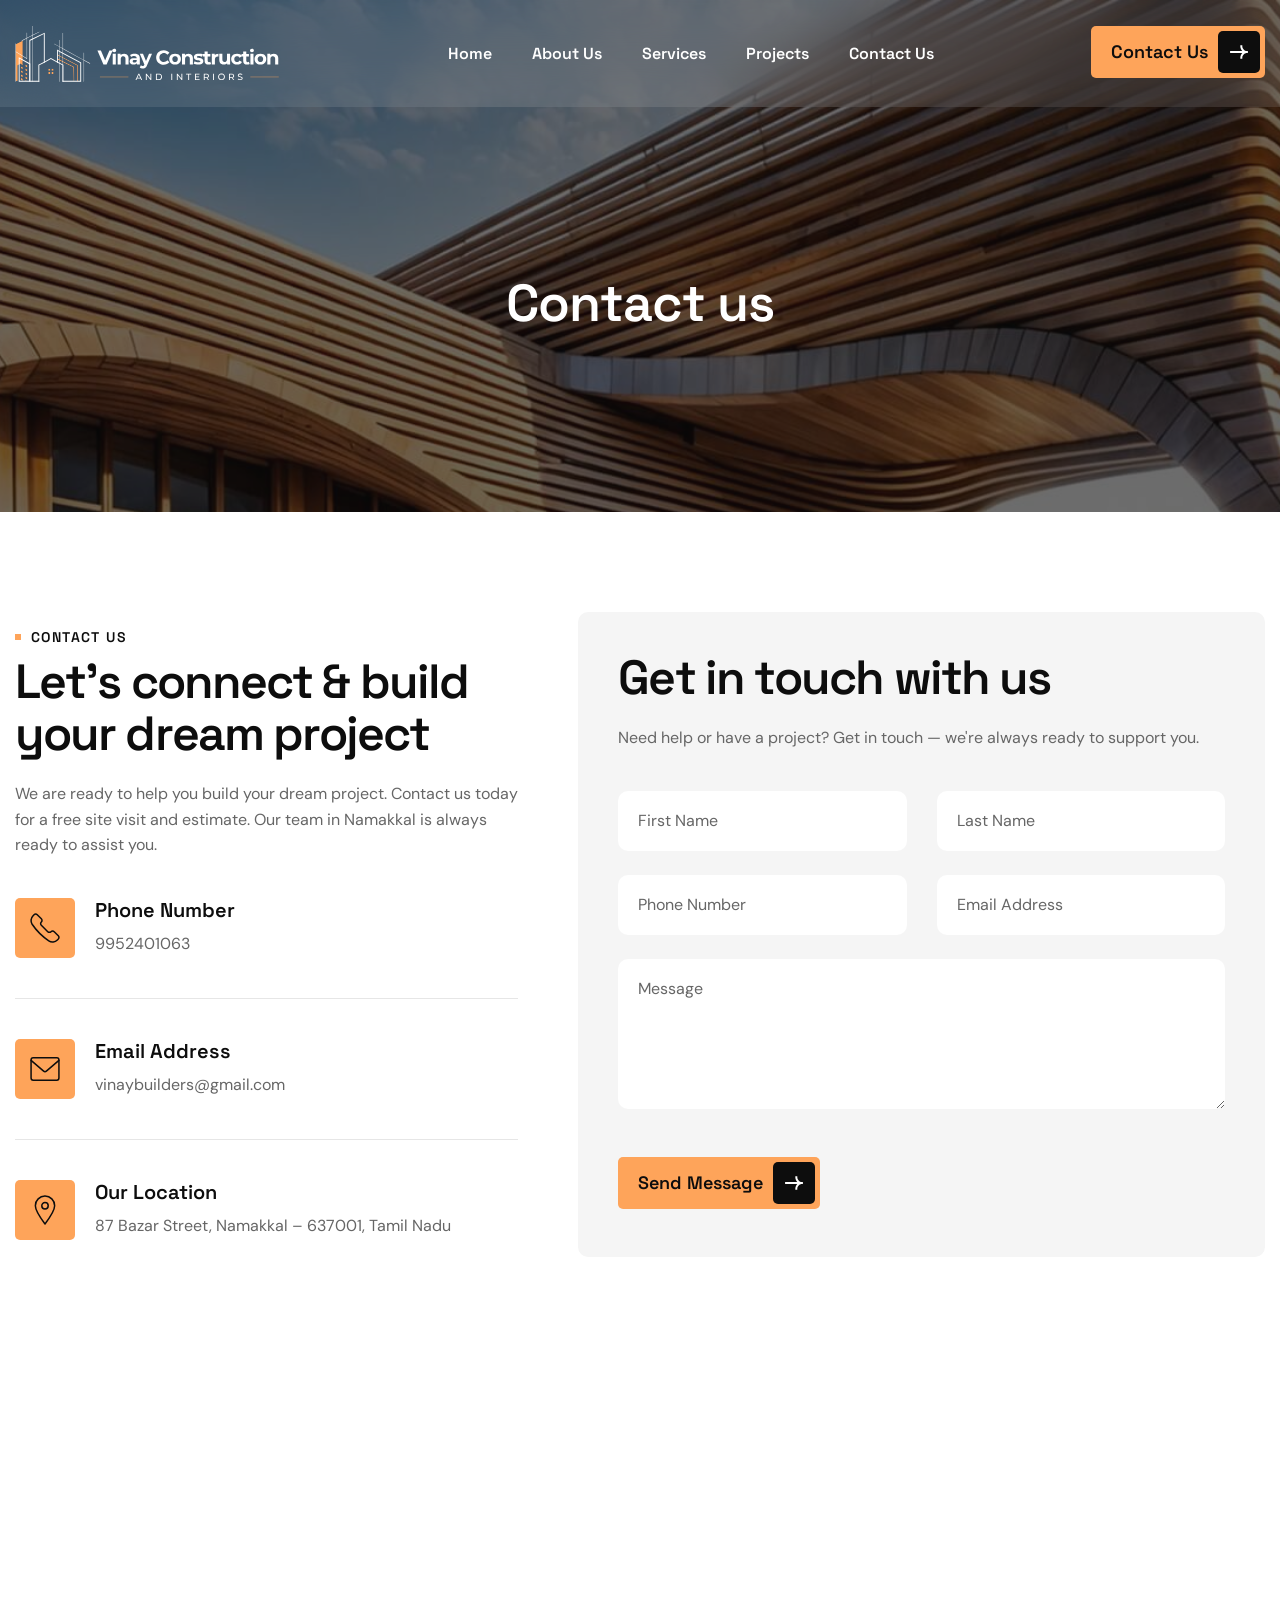
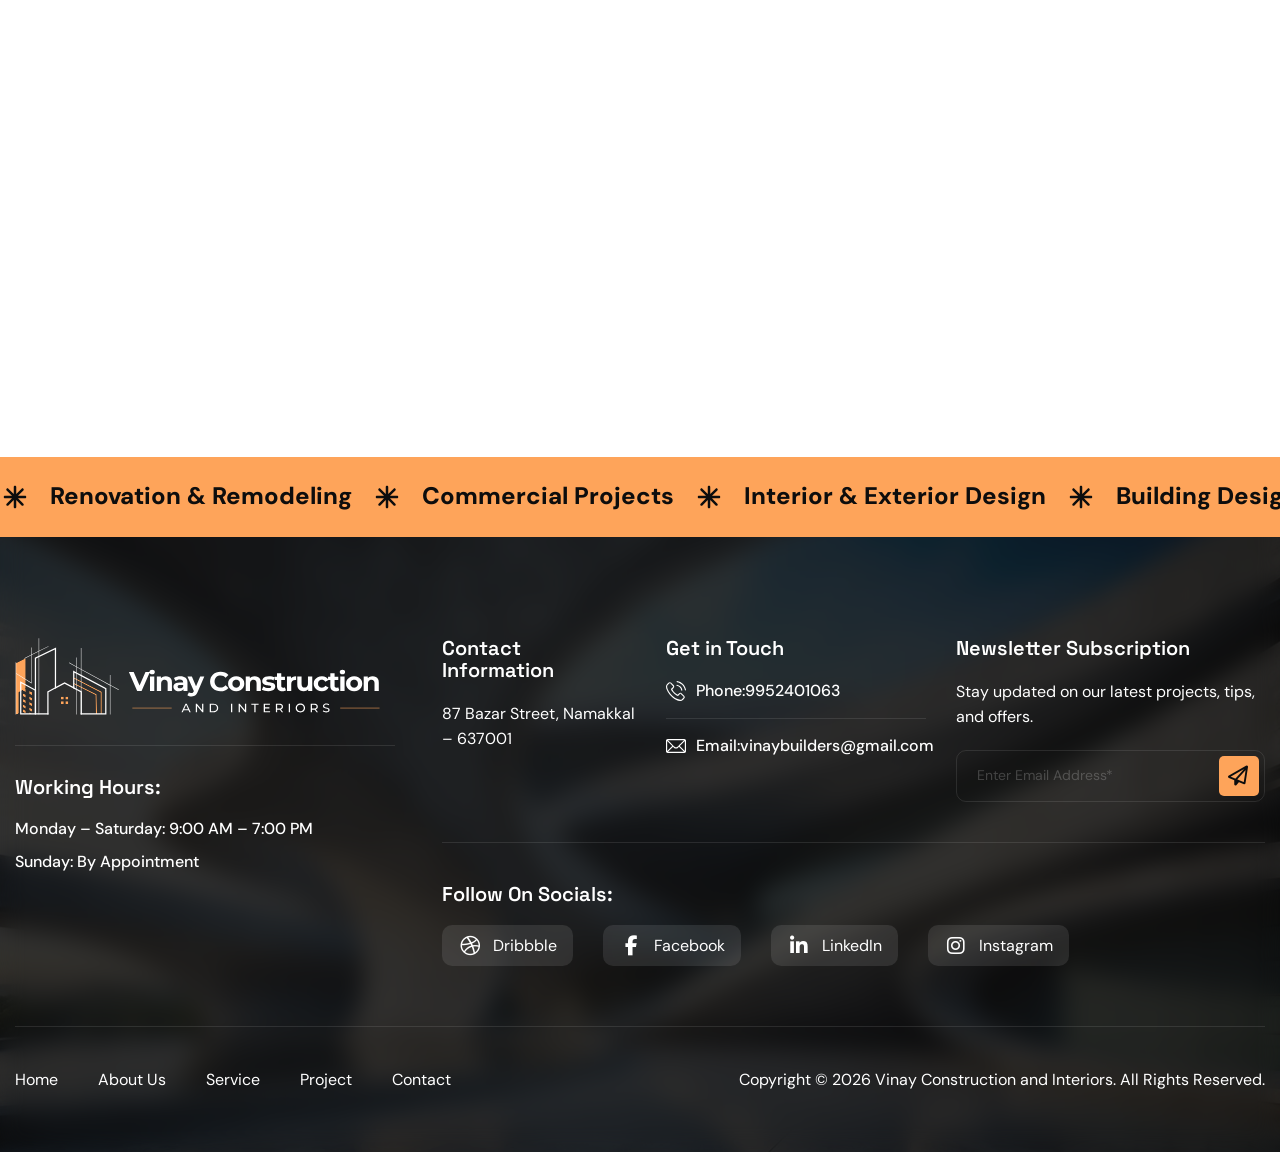
<file: contact.html>
<!DOCTYPE html>
<html lang="en">


<head>
	<!-- Meta -->
	<meta charset="utf-8">
	<meta http-equiv="X-UA-Compatible" content="IE=edge">
	<meta name="viewport" content="width=device-width, initial-scale=1.0, maximum-scale=1">
	<meta name="description" content="Contact Vinay Construction and Interiors in Namakkal, Tamil Nadu. Call 9952401063 or email vinaybuilders@gmail.com. Visit us at 87 Bazar Street, Namakkal – 637001 for a free consultation.">
	<meta name="keywords" content="contact Vinay Construction Namakkal, construction company contact Namakkal, builders phone Namakkal, 9952401063, 87 Bazar Street Namakkal 637001, construction consultant Namakkal, free consultation construction Namakkal">
	<meta name="author" content="Vinay Construction and Interiors">
	<meta name="robots" content="index, follow">
	<!-- Open Graph -->
	<meta property="og:type" content="website">
	<meta property="og:title" content="Contact Us | Vinay Construction and Interiors – Namakkal">
	<meta property="og:description" content="Get in touch with Vinay Construction and Interiors – call 9952401063 or visit 87 Bazar Street, Namakkal – 637001, Tamil Nadu.">
	<meta property="og:locale" content="en_IN">
	<!-- Page Title -->
    <title>Vinay Construction and Interiors | Contact Us</title>
	<!-- Favicon Icon -->
	<link rel="shortcut icon" type="image/x-icon" href="images/favicon.png">
	<!-- Google Fonts Css-->
	<link rel="preconnect" href="https://fonts.googleapis.com/">
    <link rel="preconnect" href="https://fonts.gstatic.com/" crossorigin>
    <link href="https://fonts.googleapis.com/css2?family=DM+Sans:ital,opsz,wght@0,9..40,100..1000;1,9..40,100..1000&amp;family=Space+Grotesk:wght@300..700&amp;display=swap" rel="stylesheet">
	<!-- Bootstrap Css -->
	<link href="css/bootstrap.min.css" rel="stylesheet" media="screen">
	<!-- SlickNav Css -->
	<link href="css/slicknav.min.css" rel="stylesheet">
	<!-- Swiper Css -->
	<link rel="stylesheet" href="css/swiper-bundle.min.css">
	<!-- Font Awesome Icon Css-->
	<link href="css/all.min.css" rel="stylesheet" media="screen">
	<!-- Animated Css -->
	<link href="css/animate.css" rel="stylesheet">
    <!-- Magnific Popup Core Css File -->
	<link rel="stylesheet" href="css/magnific-popup.css">
	<!-- Mouse Cursor Css File -->
	<link rel="stylesheet" href="css/mousecursor.css">
	<!-- Main Custom Css -->
	<link href="css/custom.css" rel="stylesheet" media="screen">
</head>
<body>

    <!-- Preloader Start -->
	<div class="preloader">
		<div class="loading-container">
			<div class="loading"></div>
			<div id="loading-icon"><img src="images/loader.svg" alt=""></div>
		</div>
	</div>
	<!-- Preloader End -->

    <!-- Header Start -->
	<header class="main-header active-sticky-header">
		<div class="header-sticky">
			<nav class="navbar navbar-expand-lg">
				<div class="container">
					<!-- Logo Start -->
					<a class="navbar-brand" href="index.html">
						<img src="images/logo.svg" alt="Logo">
					</a>
					<!-- Logo End -->

                    <!-- Main Menu Start -->
                     <div class="collapse navbar-collapse main-menu">
                        <div class="nav-menu-wrapper">
                            <ul class="navbar-nav mr-auto" id="menu">
                                <li class="nav-item"><a class="nav-link" href="index.html">Home</a>
                                    
                                </li>                                
                                <li class="nav-item"><a class="nav-link" href="about.html">About Us</a>
                                <li class="nav-item"><a class="nav-link" href="services.html">Services</a></li>
                                <li class="nav-item"><a class="nav-link" href="projects.html">Projects</a></li>
                                
                                <li class="nav-item"><a class="nav-link" href="contact.html">Contact Us</a></li>
                            </ul>
                        </div>
                        
                        <!-- Header Btn Start -->
                        <div class="header-btn">
                            <a href="contact.html" class="btn-default btn-highlighted">Contact Us</a>
                        </div>
                        <!-- Header Btn End -->
                    </div>
					<!-- Main Menu End -->
					<div class="navbar-toggle"></div>
				</div>
			</nav>
			<div class="responsive-menu"></div>
		</div>
	</header>
	<!-- Header End -->

    <!-- Page Header Section Start -->
    <div class="page-header parallaxie">
        <div class="container">
            <div class="row">
                <div class="col-lg-12">
                    <!-- Page Header Box Start -->
                    <div class="page-header-box">
                        <h1 class="text-anime-style-3" data-cursor="-opaque">Contact us</h1>
                        
                    </div>
                    <!-- Page Header Box End -->
                </div>
            </div>
        </div>
    </div>
    <!-- Page Header Section End -->

    <!-- Page Contact Us Start -->
    <div class="page-contact-us">
        <div class="container">
            <div class="row align-items-center">
                <div class="col-xl-5">
                    <!-- Content Us Content Start -->
                    <div class="contact-us-content">
                        <!-- Section Title Start -->
                        <div class="section-title">
                            <h3 class="wow fadeInUp">Contact Us</h3>
                            <h2 class="text-anime-style-3" data-cursor="-opaque">Let's connect &amp; build your dream project</h2>
                            <p class="wow fadeInUp" data-wow-delay="0.2s">We are ready to help you build your dream project. Contact us today for a free site visit and estimate. Our team in Namakkal is always ready to assist you.</p>
                        </div>
                        <!-- Section Title End -->

                        <!-- Contact Info List Start -->
                        <div class="contact-info-list">                            
                            <!-- Contact Info Item Start  -->
                            <div class="contact-info-item wow fadeInUp">
                                <div class="icon-box">
                                    <img src="images/icon-phone-primary.svg" alt="">
                                </div>
                                <div class="contact-info-item-content">
                                    <h3>Phone Number</h3>
                                    <p><a href="tel:9952401063">9952401063</a></p>
                                </div>
                            </div>
                            <!-- Contact Info Item End  -->

                            <!-- Contact Info Item Start  -->
                            <div class="contact-info-item wow fadeInUp" data-wow-delay="0.2s">
                                <div class="icon-box">
                                    <img src="images/icon-mail-primary.svg" alt="">
                                </div>
                                <div class="contact-info-item-content">
                                    <h3>Email Address</h3>
                                    <p><a href="mailto:vinaybuilders@gmail.com">vinaybuilders@gmail.com</a></p>
                                </div>
                            </div>
                            <!-- Contact Info Item End  -->

                            <!-- Contact Info Item Start  -->
                            <div class="contact-info-item wow fadeInUp" data-wow-delay="0.4s">
                                <div class="icon-box">
                                    <img src="images/icon-location-primary.svg" alt="">
                                </div>
                                <div class="contact-info-item-content">
                                    <h3>Our Location</h3>
                                    <p>87 Bazar Street, Namakkal – 637001, Tamil Nadu</p>
                                </div>
                            </div>
                            <!-- Contact Info Item End  -->
                        </div>
                        <!-- Contact Info List End -->
                    </div>
                    <!-- Content Us Content End -->
                </div>

                <div class="col-xl-7">
                     <!-- Contact Us Form Start -->
                    <div class="contact-us-form">
                        <!-- Section Title Start -->
                        <div class="section-title">
                            <h2 class="text-anime-style-3" data-cursor="-opaque">Get in touch with us</h2>
                            <p class="wow fadeInUp">Need help or have a project? Get in touch — we're always ready to support you.</p>
                        </div>
                        <!-- Section Title End -->

                        <!-- Contact Form Start -->
                        <div class="contact-form">
                            <form id="contactForm" action="#" method="POST" data-toggle="validator" class="wow fadeInUp" data-wow-delay="0.2s">
                                <div class="row">
                                    <div class="form-group col-md-6 mb-4">
                                        <input type="text" name="fname" class="form-control" id="fname" placeholder="First Name" required>
                                        <div class="help-block with-errors"></div>
                                    </div>
            
                                    <div class="form-group col-md-6 mb-4">
                                        <input type="text" name="lname" class="form-control" id="lname" placeholder="Last Name" required>
                                        <div class="help-block with-errors"></div>
                                    </div>
                                    
                                    <div class="form-group col-md-6 mb-4">
                                        <input type="text" name="phone" class="form-control" id="phone" placeholder="Phone Number" required>
                                        <div class="help-block with-errors"></div>
                                    </div>

                                    <div class="form-group col-md-6 mb-4">
                                        <input type="email" name ="email" class="form-control" id="email" placeholder="Email Address" required>
                                        <div class="help-block with-errors"></div>
                                    </div>
            
                                    <div class="form-group col-md-12 mb-5">
                                        <textarea name="message" class="form-control" id="message" rows="6" placeholder="Message"></textarea>
                                        <div class="help-block with-errors"></div>
                                    </div>
            
                                    <div class="col-lg-12">
                                        <div class="contact-form-btn">
                                            <button type="submit" class="btn-default"><span>Send Message</span></button>
                                            <div id="msgSubmit" class="h3 hidden"></div>
                                        </div>
                                    </div>
                                </div>
                            </form>
                        </div>
                        <!-- Contact Form End -->
                    </div>
                    <!-- Contact Us Form End -->
                </div>
            </div>
        </div>
    </div>
    <!-- Page Contact Us End -->

    <!-- Google Map Start -->
    <div class="google-map">
        <div class="container-fluid">
            <div class="row no-gutters">
                <div class="col-lg-12">
                    <!-- Google Map Start -->
                    <div class="google-map-iframe">
                        <iframe src="https://www.google.com/maps/embed?pb=!1m18!1m12!1m3!1d62418.55246897494!2d78.11805019999999!3d11.219691200000001!2m3!1f0!2f0!3f0!3m2!1i1024!2i768!4f13.1!3m3!1m2!1s0x3babf1e531709ae7%3A0x2ca31bea88c1bc27!2sNamakkal%2C%20Tamil%20Nadu!5e0!3m2!1sen!2sin!4v1709123456789!5m2!1sen!2sin" allowfullscreen="" loading="lazy" referrerpolicy="no-referrer-when-downgrade"></iframe>
                    </div>
                    <!-- Google Map End -->
                </div>
            </div>
        </div>
    </div>
    <!-- Google Map End -->

    <!-- Main Footer Start -->
    <footer class="main-footer dark-section">
        <!-- Scrolling Ticker Section Start -->
        <div class="footer-scrolling-ticker">
            <!-- Scrolling Ticker Box Start -->
            <div class="scrolling-ticker-box">
                <!-- Scrolling Content Start -->
                <div class="scrolling-content">
                    <span><img src="images/icon-asterisk.svg" alt="">Renovation & Remodeling</span>
                    <span><img src="images/icon-asterisk.svg" alt="">Commercial Projects</span>
                    <span><img src="images/icon-asterisk.svg" alt="">Interior & Exterior Design</span>
                    <span><img src="images/icon-asterisk.svg" alt="">Building Design</span>
                    <span><img src="images/icon-asterisk.svg" alt="">Construction</span>
                    <span><img src="images/icon-asterisk.svg" alt="">Renovation & Remodeling</span>
                    <span><img src="images/icon-asterisk.svg" alt="">Commercial Projects</span>
                    <span><img src="images/icon-asterisk.svg" alt="">Interior & Exterior Design</span>
                    <span><img src="images/icon-asterisk.svg" alt="">Building Design</span>
                    <span><img src="images/icon-asterisk.svg" alt="">Construction</span>
                    <span><img src="images/icon-asterisk.svg" alt="">Renovation & Remodeling</span>
                </div>
                <!-- Scrolling Content End -->
    
                <!-- Scrolling Content Start -->
                <div class="scrolling-content">
                    <span><img src="images/icon-asterisk.svg" alt="">Renovation & Remodeling</span>
                    <span><img src="images/icon-asterisk.svg" alt="">Commercial Projects</span>
                    <span><img src="images/icon-asterisk.svg" alt="">Interior & Exterior Design</span>
                    <span><img src="images/icon-asterisk.svg" alt="">Building Design</span>
                    <span><img src="images/icon-asterisk.svg" alt="">Construction</span>
                    <span><img src="images/icon-asterisk.svg" alt="">Renovation & Remodeling</span>
                    <span><img src="images/icon-asterisk.svg" alt="">Commercial Projects</span>
                    <span><img src="images/icon-asterisk.svg" alt="">Interior & Exterior Design</span>
                    <span><img src="images/icon-asterisk.svg" alt="">Building Design</span>
                    <span><img src="images/icon-asterisk.svg" alt="">Construction</span>
                    <span><img src="images/icon-asterisk.svg" alt="">Renovation & Remodeling</span>
                </div>
                <!-- Scrolling Content End -->
            </div>
            <!-- Scrolling Ticker Box End -->
        </div>
        <!-- Scrolling Ticker Section End -->

        <!-- Footer Box Start -->
        <div class="footer-box">
            <div class="container">
                <div class="row">
                    <div class="col-xl-4">
                        <!-- About Footer Start -->
                        <div class="about-footer">
                            <!-- Footer Logo Start -->
                            <div class="footer-logo">
                                <img src="images/logo.svg" alt="">
                            </div>
                            <!-- Footer Logo End -->

                            <!-- About Footer Content Start -->
                            <div class="footer-working-hours">
                                <h3>Working Hours:</h3>
                                <ul>
                                    <li>Monday – Saturday: 9:00 AM – 7:00 PM</li>
                                    <li>Sunday: By Appointment</li>
                                </ul>
                            </div>
                            <!-- About Footer Content End -->
                        </div>
                        <!-- About Footer End -->
                    </div>

                    <div class="col-xl-8">
                        <!-- Footer Links Box Start -->
                        <div class="footer-links-box">
                            <!-- Footer Links Start -->
                            <div class="footer-links footer-location-info">
                                <h3>Contact Information</h3>
                                <p>87 Bazar Street, Namakkal – 637001</p>
                            </div>
                            <!-- Footer Links End -->

                            <!-- Footer Links Start -->
                            <div class="footer-links footer-contact-links">
                                <h3>Get in Touch</h3>
                                <ul>
                                    <li><img src="images/icon-phone-white.svg" alt=""> Phone: <a href="tel:9952401063"> 9952401063</a></li>
                                    <li><img src="images/icon-mail-white.svg" alt=""> Email: <a href="mailto:vinaybuilders@gmail.com"> vinaybuilders@gmail.com</a></li>
                                </ul>
                            </div>
                            <!-- Footer Links End -->
                            
                            <!-- Footer Newsletter Form Start -->
                            <div class="footer-links footer-newsletter-form">
                                <h3>Newsletter Subscription</h3>
                                <p>Stay updated on our latest projects, tips, and offers.</p>
                                <form id="newslettersForm" action="#" method="POST">
                                    <div class="form-group">
                                        <input type="email" name="mail" class="form-control" id="mail" placeholder="Enter Email Address*" required>
                                        <button type="submit" class="newsletter-btn"><i class="fa-regular fa-paper-plane"></i></button>
                                    </div>
                                </form>
                            </div>
                            <!-- Footer Newsletter Form End -->

                            <!-- Footer Social Link Start -->
                            <div class="footer-links footer-social-links">
                                <h3>Follow On Socials:</h3>
                                <ul>
                                    <li><a href="#"><i class="fa-brands fa-dribbble"></i>Dribbble</a></li>
                                    <li><a href="#"><i class="fa-brands fa-facebook-f"></i> Facebook</a></li>
                                    <li><a href="#"><i class="fa-brands fa-linkedin-in"></i>LinkedIn</a></li>
                                    <li><a href="#"><i class="fa-brands fa-instagram"></i>Instagram</a></li>
                                </ul>
                            </div>
                            <!-- Footer Social Link End -->
                        </div>
                    </div>

                    <div class="col-lg-12">
                        <!-- Footer Copyright Start -->
                        <div class="footer-copyright">
                            <!-- Footer Menu Start -->
                            <div class="footer-menu">
                                <ul>
                                    <li><a href="index-2.html">Home</a></li>
                                    <li><a href="about.html">About Us</a></li>
                                    <li><a href="services.html">Service</a></li>
                                    <li><a href="projects.html">Project</a></li>
                                    <li><a href="contact.html">Contact</a></li>
                                </ul>
                            </div>
                            <!-- Footer Menu End -->
                            
                            <!-- Footer Copyright Text Start -->
                            <div class="footer-copyright-text">
                                <p>Copyright © 2026 Vinay Construction and Interiors. All Rights Reserved.</p>
                            </div>
                            <!-- Footer Copyright Text End -->
                        </div>
                        <!-- Footer Copyright End -->
                    </div>
                </div>
            </div>
        </div>
        <!-- Footer Box End -->
    </footer>
    <!-- Main Footer End -->

    <!-- Jquery Library File -->
    <script src="js/jquery-3.7.1.min.js"></script>
    <!-- Bootstrap js file -->
    <script src="js/bootstrap.min.js"></script>
    <!-- Validator js file -->
    <script src="js/validator.min.js"></script>
    <!-- SlickNav js file -->
    <script src="js/jquery.slicknav.js"></script>
    <!-- Swiper js file -->
    <script src="js/swiper-bundle.min.js"></script>
    <!-- Counter js file -->
    <script src="js/jquery.waypoints.min.js"></script>
    <script src="js/jquery.counterup.min.js"></script>
    <!-- Isotop js file -->
	<script src="js/isotope.min.js"></script>
    <!-- Magnific js file -->
    <script src="js/jquery.magnific-popup.min.js"></script>
    <!-- SmoothScroll -->
    <script src="js/SmoothScroll.js"></script>
    <!-- Parallax js -->
    <script src="js/parallaxie.js"></script>
    <!-- MagicCursor js file -->
    <script src="js/gsap.min.js"></script>
    <script src="js/magiccursor.js"></script>
    <!-- Text Effect js file -->
    <script src="js/SplitText.min.js"></script>
    <script src="js/ScrollTrigger.min.js"></script>
    <!-- YTPlayer js File -->
    <script src="js/jquery.mb.YTPlayer.min.js"></script>
    <!-- Wow js file -->
    <script src="js/wow.min.js"></script>
    <!-- Scroll To Top -->
    <a href="#top" class="scroll-to-top" title="Back to Top"><i class="fa fa-arrow-up"></i></a>
    <!-- Main Custom js file -->
    <script src="js/function.js"></script>
</body>


</html>
</file>
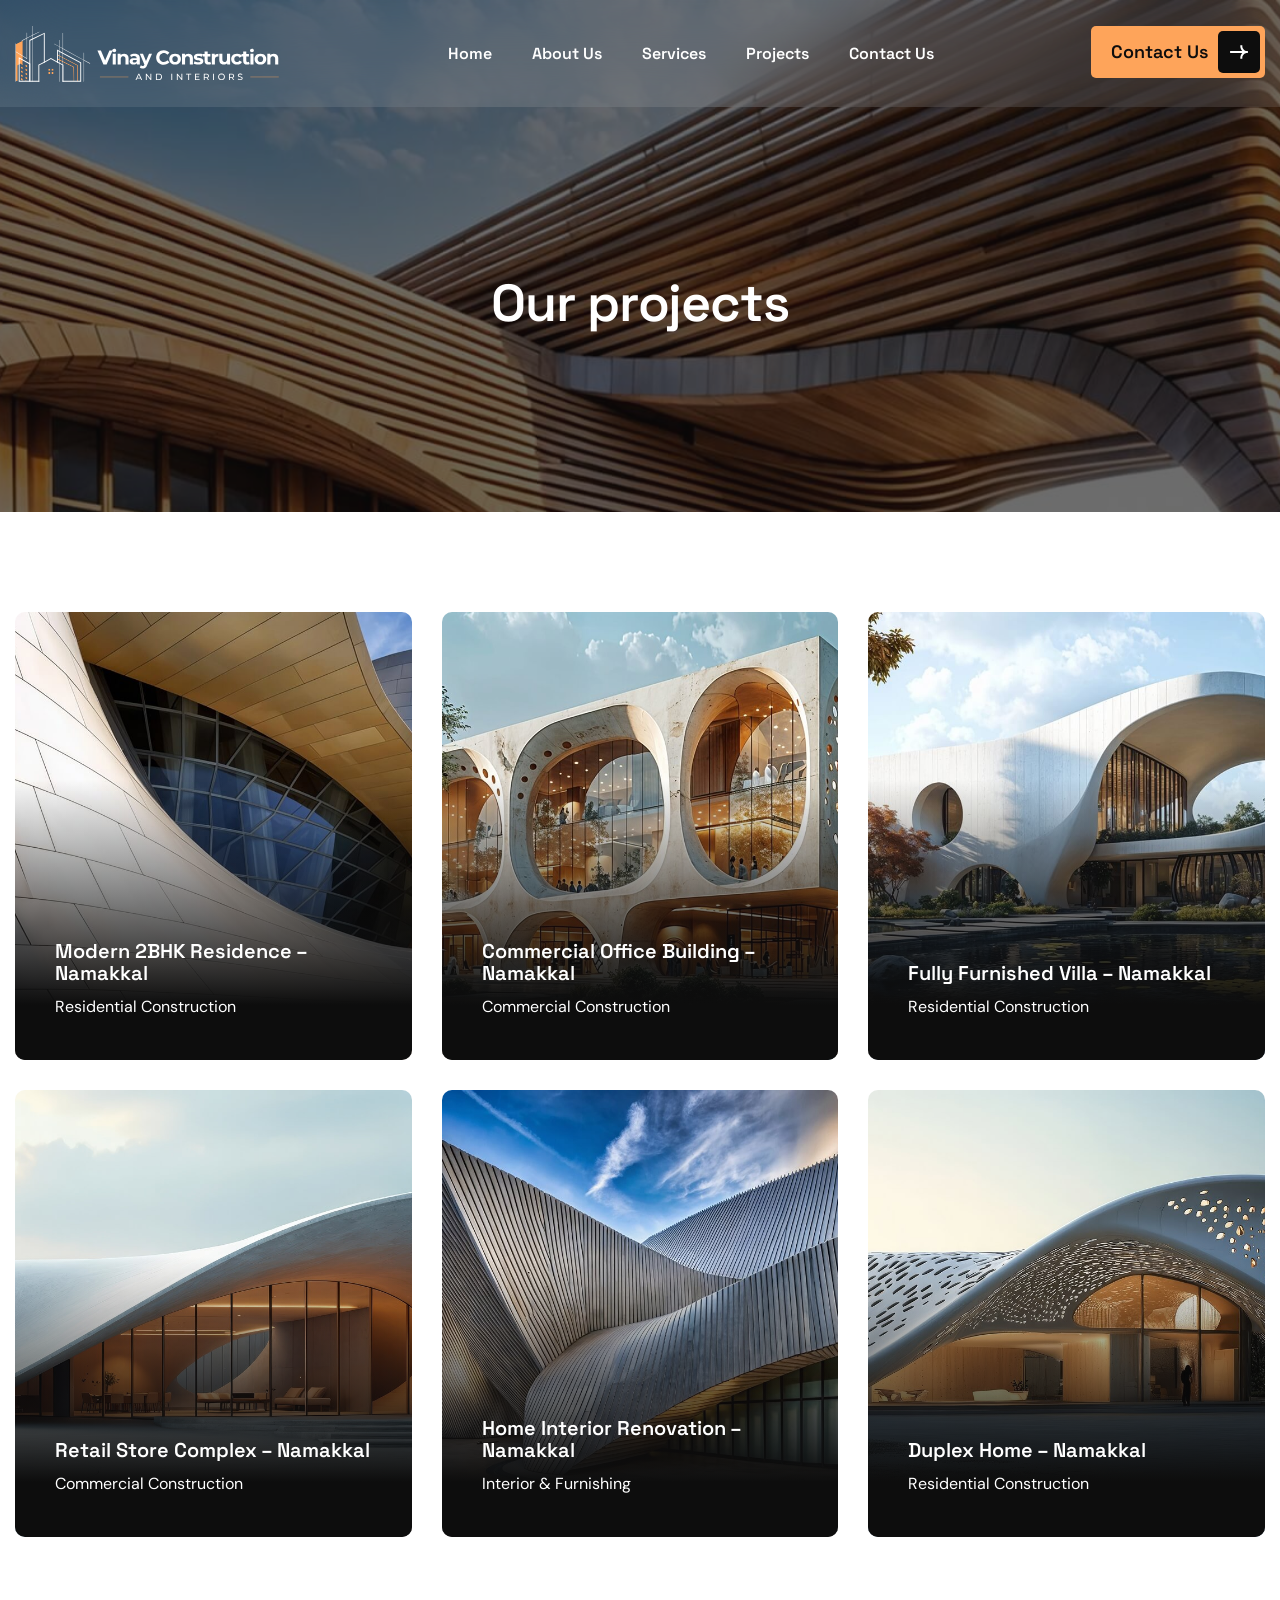
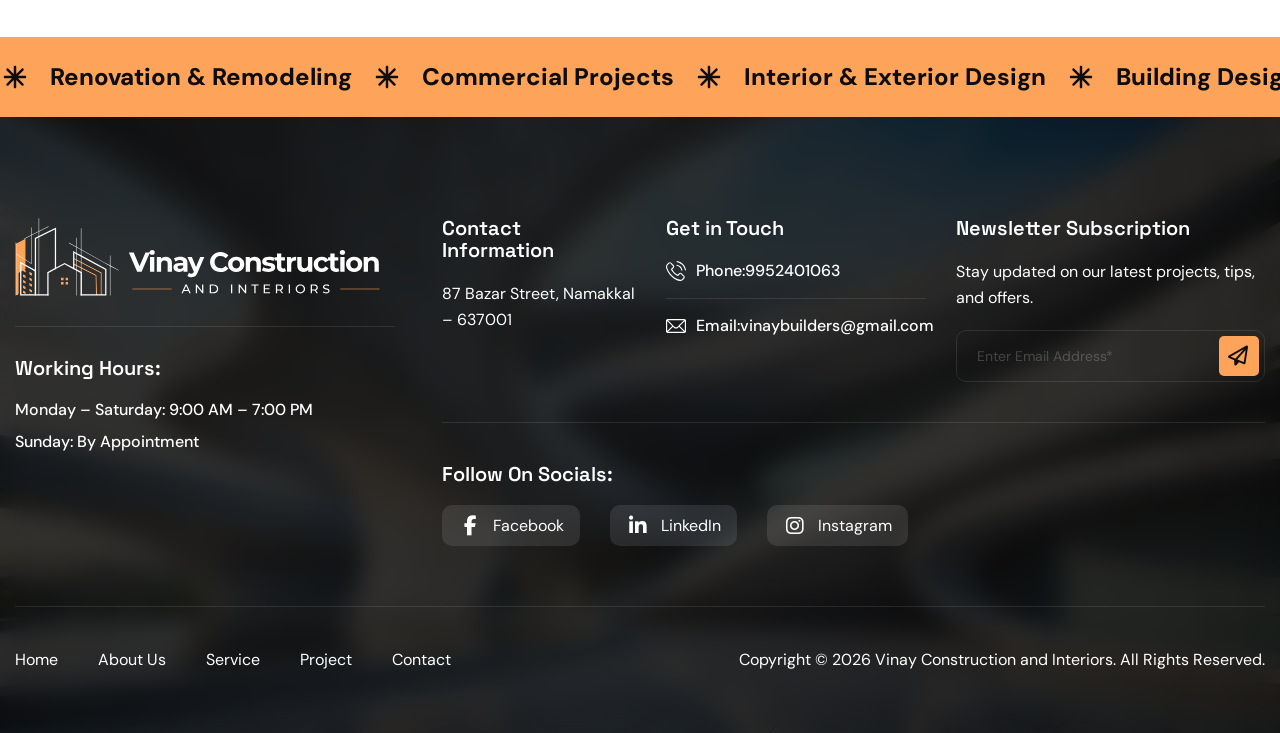
<file: projects.html>
<!DOCTYPE html>
<html lang="en">


<head>
	<!-- Meta -->
	<meta charset="utf-8">
	<meta http-equiv="X-UA-Compatible" content="IE=edge">
	<meta name="viewport" content="width=device-width, initial-scale=1.0, maximum-scale=1">
	<meta name="description" content="View completed construction and interior design projects by Vinay Construction and Interiors in Namakkal, Tamil Nadu – residential homes, villas, duplex homes, commercial buildings, office spaces, and renovation projects.">
	<meta name="keywords" content="construction projects Namakkal, completed projects Vinay Construction, home construction Namakkal, villa construction Namakkal, office construction Namakkal, interior projects Namakkal, duplex home Namakkal, commercial building Namakkal">
	<meta name="author" content="Vinay Construction and Interiors">
	<meta name="robots" content="index, follow">
	<!-- Open Graph -->
	<meta property="og:type" content="website">
	<meta property="og:title" content="Our Projects | Vinay Construction and Interiors – Namakkal">
	<meta property="og:description" content="Explore our portfolio of residential, commercial, and interior design projects completed across Namakkal, Tamil Nadu.">
	<meta property="og:locale" content="en_IN">
	<!-- Page Title -->
    <title>Vinay Construction and Interiors | Our Projects</title>
	<!-- Favicon Icon -->
	<link rel="shortcut icon" type="image/x-icon" href="images/favicon.png">
	<!-- Google Fonts Css-->
	<link rel="preconnect" href="https://fonts.googleapis.com/">
    <link rel="preconnect" href="https://fonts.gstatic.com/" crossorigin>
    <link href="https://fonts.googleapis.com/css2?family=DM+Sans:ital,opsz,wght@0,9..40,100..1000;1,9..40,100..1000&amp;family=Space+Grotesk:wght@300..700&amp;display=swap" rel="stylesheet">
	<!-- Bootstrap Css -->
	<link href="css/bootstrap.min.css" rel="stylesheet" media="screen">
	<!-- SlickNav Css -->
	<link href="css/slicknav.min.css" rel="stylesheet">
	<!-- Swiper Css -->
	<link rel="stylesheet" href="css/swiper-bundle.min.css">
	<!-- Font Awesome Icon Css-->
	<link href="css/all.min.css" rel="stylesheet" media="screen">
	<!-- Animated Css -->
	<link href="css/animate.css" rel="stylesheet">
    <!-- Magnific Popup Core Css File -->
	<link rel="stylesheet" href="css/magnific-popup.css">
	<!-- Mouse Cursor Css File -->
	<link rel="stylesheet" href="css/mousecursor.css">
	<!-- Main Custom Css -->
	<link href="css/custom.css" rel="stylesheet" media="screen">
</head>
<body>

    <!-- Preloader Start -->
	<div class="preloader">
		<div class="loading-container">
			<div class="loading"></div>
			<div id="loading-icon"><img src="images/loader.svg" alt=""></div>
		</div>
	</div>
	<!-- Preloader End -->

    <!-- Header Start -->
	<header class="main-header active-sticky-header">
		<div class="header-sticky">
			<nav class="navbar navbar-expand-lg">
				<div class="container">
					<!-- Logo Start -->
					<a class="navbar-brand" href="index.html">
						<img src="images/logo.svg" alt="Logo">
					</a>
					<!-- Logo End -->

                    <!-- Main Menu Start -->
                    <div class="collapse navbar-collapse main-menu">
                        <div class="nav-menu-wrapper">
                            <ul class="navbar-nav mr-auto" id="menu">
                                <li class="nav-item"><a class="nav-link" href="index.html">Home</a>
                                    
                                </li>                                
                                <li class="nav-item"><a class="nav-link" href="about.html">About Us</a>
                                <li class="nav-item"><a class="nav-link" href="services.html">Services</a></li>
                                <li class="nav-item"><a class="nav-link" href="projects.html">Projects</a></li>
                                
                                <li class="nav-item"><a class="nav-link" href="contact.html">Contact Us</a></li>
                            </ul>
                        </div>
                        
                        <!-- Header Btn Start -->
                        <div class="header-btn">
                            <a href="contact.html" class="btn-default btn-highlighted">Contact Us</a>
                        </div>
                        <!-- Header Btn End -->
                    </div>
					<!-- Main Menu End -->
					<div class="navbar-toggle"></div>
				</div>
			</nav>
			<div class="responsive-menu"></div>
		</div>
	</header>
	<!-- Header End -->

    <!-- Page Header Section Start -->
    <div class="page-header parallaxie">
        <div class="container">
            <div class="row">
                <div class="col-lg-12">
                    <!-- Page Header Box Start -->
                    <div class="page-header-box">
                        <h1 class="text-anime-style-3" data-cursor="-opaque">Our projects</h1>
                        
                    </div>
                    <!-- Page Header Box End -->
                </div>
            </div>
        </div>
    </div>
    <!-- Page Header Section End -->

    <!-- Page Projects Start -->
    <div class="page-projects">
        <div class="container">
            <!-- Project Item List Start -->
            <div class="row">
                <!-- Project Item Start -->
                <div class="col-xl-4 col-md-6">
                    <div class="project-item wow fadeInUp">
                        <!-- Project Item Image Start -->
                        <div class="project-item-image">
                            <a href="project-single.html" data-cursor-text="View">
                                <figure class="image-anime">
                                    <img src="images/project-image-1.jpg" alt="">
                                </figure>
                            </a>
                        </div>
                        <!-- Project Item Image End -->
                        
                        <!-- Project Item Content Start -->
                        <div class="project-item-content">
                            <h2><a href="project-single.html">Modern 2BHK Residence – Namakkal</a></h2>
                            <p>Residential Construction</p>
                        </div>
                        <!-- Project Item Content End -->
                        
                        <!-- Project Item Button Start -->
                        <div class="project-item-btn">
                            <a href="project-single.html">
                                <img src="images/arrow-white.svg" alt="">
                            </a>
                        </div>
                        <!-- Project Item Button End -->
                    </div>
                </div>
                <!-- Project Item End -->

                <!-- Project Item Start -->
                <div class="col-xl-4 col-md-6">
                    <div class="project-item wow fadeInUp" data-wow-delay="0.2s">
                        <!-- Project Item Image Start -->
                        <div class="project-item-image">
                            <a href="project-single.html" data-cursor-text="View">
                                <figure class="image-anime">
                                    <img src="images/project-image-2.jpg" alt="">
                                </figure>
                            </a>
                        </div>
                        <!-- Project Item Image End -->
                        
                        <!-- Project Item Content Start -->
                        <div class="project-item-content">
                            <h2><a href="project-single.html">Commercial Office Building – Namakkal</a></h2>
                            <p>Commercial Construction</p>
                        </div>
                        <!-- Project Item Content End -->
                        
                        <!-- Project Item Button Start -->
                        <div class="project-item-btn">
                            <a href="project-single.html">
                                <img src="images/arrow-white.svg" alt="">
                            </a>
                        </div>
                        <!-- Project Item Button End -->
                    </div>
                </div>
                <!-- Project Item End -->

                <!-- Project Item Start -->
                <div class="col-xl-4 col-md-6">
                    <div class="project-item wow fadeInUp" data-wow-delay="0.4s">
                        <!-- Project Item Image Start -->
                        <div class="project-item-image">
                            <a href="project-single.html" data-cursor-text="View">
                                <figure class="image-anime">
                                    <img src="images/project-image-3.jpg" alt="">
                                </figure>
                            </a>
                        </div>
                        <!-- Project Item Image End -->
                        
                        <!-- Project Item Content Start -->
                        <div class="project-item-content">
                            <h2><a href="project-single.html">Fully Furnished Villa – Namakkal</a></h2>
                            <p>Residential Construction</p>
                        </div>
                        <!-- Project Item Content End -->
                        
                        <!-- Project Item Button Start -->
                        <div class="project-item-btn">
                            <a href="project-single.html">
                                <img src="images/arrow-white.svg" alt="">
                            </a>
                        </div>
                        <!-- Project Item Button End -->
                    </div>
                </div>
                <!-- Project Item End -->

                <!-- Project Item Start -->
                <div class="col-xl-4 col-md-6">
                    <div class="project-item wow fadeInUp" data-wow-delay="0.6s">
                        <!-- Project Item Image Start -->
                        <div class="project-item-image">
                            <a href="project-single.html" data-cursor-text="View">
                                <figure class="image-anime">
                                    <img src="images/project-image-4.jpg" alt="">
                                </figure>
                            </a>
                        </div>
                        <!-- Project Item Image End -->
                        
                        <!-- Project Item Content Start -->
                        <div class="project-item-content">
                            <h2><a href="project-single.html">Retail Store Complex – Namakkal</a></h2>
                            <p>Commercial Construction</p>
                        </div>
                        <!-- Project Item Content End -->
                        
                        <!-- Project Item Button Start -->
                        <div class="project-item-btn">
                            <a href="project-single.html">
                                <img src="images/arrow-white.svg" alt="">
                            </a>
                        </div>
                        <!-- Project Item Button End -->
                    </div>
                </div>
                <!-- Project Item End -->

                <!-- Project Item Start -->
                <div class="col-xl-4 col-md-6">
                    <div class="project-item wow fadeInUp" data-wow-delay="0.8s">
                        <!-- Project Item Image Start -->
                        <div class="project-item-image">
                            <a href="project-single.html" data-cursor-text="View">
                                <figure class="image-anime">
                                    <img src="images/project-image-5.jpg" alt="">
                                </figure>
                            </a>
                        </div>
                        <!-- Project Item Image End -->
                        
                        <!-- Project Item Content Start -->
                        <div class="project-item-content">
                            <h2><a href="project-single.html">Home Interior Renovation – Namakkal</a></h2>
                            <p>Interior &amp; Furnishing</p>
                        </div>
                        <!-- Project Item Content End -->
                        
                        <!-- Project Item Button Start -->
                        <div class="project-item-btn">
                            <a href="project-single.html">
                                <img src="images/arrow-white.svg" alt="">
                            </a>
                        </div>
                        <!-- Project Item Button End -->
                    </div>
                </div>
                <!-- Project Item End -->

                <!-- Project Item Start -->
                <div class="col-xl-4 col-md-6">
                    <div class="project-item wow fadeInUp" data-wow-delay="1s">
                        <!-- Project Item Image Start -->
                        <div class="project-item-image">
                            <a href="project-single.html" data-cursor-text="View">
                                <figure class="image-anime">
                                    <img src="images/project-image-6.jpg" alt="">
                                </figure>
                            </a>
                        </div>
                        <!-- Project Item Image End -->
                        
                        <!-- Project Item Content Start -->
                        <div class="project-item-content">
                            <h2><a href="project-single.html">Duplex Home – Namakkal</a></h2>
                            <p>Residential Construction</p>
                        </div>
                        <!-- Project Item Content End -->
                        
                        <!-- Project Item Button Start -->
                        <div class="project-item-btn">
                            <a href="project-single.html">
                                <img src="images/arrow-white.svg" alt="">
                            </a>
                        </div>
                        <!-- Project Item Button End -->
                    </div>
                </div>
                <!-- Project Item End -->
            </div>
            <!-- Project Item List End -->
        </div>
    </div>
    <!-- Page Projects End -->

    <!-- Main Footer Start -->
    <footer class="main-footer dark-section">
        <!-- Scrolling Ticker Section Start -->
        <div class="footer-scrolling-ticker">
            <!-- Scrolling Ticker Box Start -->
            <div class="scrolling-ticker-box">
                <!-- Scrolling Content Start -->
                <div class="scrolling-content">
                    <span><img src="images/icon-asterisk.svg" alt="">Renovation & Remodeling</span>
                    <span><img src="images/icon-asterisk.svg" alt="">Commercial Projects</span>
                    <span><img src="images/icon-asterisk.svg" alt="">Interior & Exterior Design</span>
                    <span><img src="images/icon-asterisk.svg" alt="">Building Design</span>
                    <span><img src="images/icon-asterisk.svg" alt="">Construction</span>
                    <span><img src="images/icon-asterisk.svg" alt="">Renovation & Remodeling</span>
                    <span><img src="images/icon-asterisk.svg" alt="">Commercial Projects</span>
                    <span><img src="images/icon-asterisk.svg" alt="">Interior & Exterior Design</span>
                    <span><img src="images/icon-asterisk.svg" alt="">Building Design</span>
                    <span><img src="images/icon-asterisk.svg" alt="">Construction</span>
                    <span><img src="images/icon-asterisk.svg" alt="">Renovation & Remodeling</span>
                </div>
                <!-- Scrolling Content End -->
    
                <!-- Scrolling Content Start -->
                <div class="scrolling-content">
                    <span><img src="images/icon-asterisk.svg" alt="">Renovation & Remodeling</span>
                    <span><img src="images/icon-asterisk.svg" alt="">Commercial Projects</span>
                    <span><img src="images/icon-asterisk.svg" alt="">Interior & Exterior Design</span>
                    <span><img src="images/icon-asterisk.svg" alt="">Building Design</span>
                    <span><img src="images/icon-asterisk.svg" alt="">Construction</span>
                    <span><img src="images/icon-asterisk.svg" alt="">Renovation & Remodeling</span>
                    <span><img src="images/icon-asterisk.svg" alt="">Commercial Projects</span>
                    <span><img src="images/icon-asterisk.svg" alt="">Interior & Exterior Design</span>
                    <span><img src="images/icon-asterisk.svg" alt="">Building Design</span>
                    <span><img src="images/icon-asterisk.svg" alt="">Construction</span>
                    <span><img src="images/icon-asterisk.svg" alt="">Renovation & Remodeling</span>
                </div>
                <!-- Scrolling Content End -->
            </div>
            <!-- Scrolling Ticker Box End -->
        </div>
        <!-- Scrolling Ticker Section End -->

        <!-- Footer Box Start -->
        <div class="footer-box">
            <div class="container">
                <div class="row">
                    <div class="col-xl-4">
                        <!-- About Footer Start -->
                        <div class="about-footer">
                            <!-- Footer Logo Start -->
                            <div class="footer-logo">
                                <img src="images/logo.svg" alt="">
                            </div>
                            <!-- Footer Logo End -->

                            <!-- About Footer Content Start -->
                            <div class="footer-working-hours">
                                <h3>Working Hours:</h3>
                                <ul>
                                    <li>Monday – Saturday: 9:00 AM – 7:00 PM</li>
                                    <li>Sunday: By Appointment</li>
                                </ul>
                            </div>
                            <!-- About Footer Content End -->
                        </div>
                        <!-- About Footer End -->
                    </div>

                    <div class="col-xl-8">
                        <!-- Footer Links Box Start -->
                        <div class="footer-links-box">
                            <!-- Footer Links Start -->
                            <div class="footer-links footer-location-info">
                                <h3>Contact Information</h3>
                                <p>87 Bazar Street, Namakkal – 637001</p>
                            </div>
                            <!-- Footer Links End -->

                            <!-- Footer Links Start -->
                            <div class="footer-links footer-contact-links">
                                <h3>Get in Touch</h3>
                                <ul>
                                    <li><img src="images/icon-phone-white.svg" alt=""> Phone: <a href="tel:9952401063"> 9952401063</a></li>
                                    <li><img src="images/icon-mail-white.svg" alt=""> Email: <a href="mailto:vinaybuilders@gmail.com"> vinaybuilders@gmail.com</a></li>
                                </ul>
                            </div>
                            <!-- Footer Links End -->
                            
                            <!-- Footer Newsletter Form Start -->
                            <div class="footer-links footer-newsletter-form">
                                <h3>Newsletter Subscription</h3>
                                <p>Stay updated on our latest projects, tips, and offers.</p>
                                <form id="newslettersForm" action="#" method="POST">
                                    <div class="form-group">
                                        <input type="email" name="mail" class="form-control" id="mail" placeholder="Enter Email Address*" required>
                                        <button type="submit" class="newsletter-btn"><i class="fa-regular fa-paper-plane"></i></button>
                                    </div>
                                </form>
                            </div>
                            <!-- Footer Newsletter Form End -->

                            <!-- Footer Social Link Start -->
                            <div class="footer-links footer-social-links">
                                <h3>Follow On Socials:</h3>
                                <ul>
                                    
                                    <li><a href="#"><i class="fa-brands fa-facebook-f"></i> Facebook</a></li>
                                    <li><a href="#"><i class="fa-brands fa-linkedin-in"></i>LinkedIn</a></li>
                                    <li><a href="#"><i class="fa-brands fa-instagram"></i>Instagram</a></li>
                                </ul>
                            </div>
                            <!-- Footer Social Link End -->
                        </div>
                    </div>

                    <div class="col-lg-12">
                        <!-- Footer Copyright Start -->
                        <div class="footer-copyright">
                            <!-- Footer Menu Start -->
                            <div class="footer-menu">
                                <ul>
                                    <li><a href="index-2.html">Home</a></li>
                                    <li><a href="about.html">About Us</a></li>
                                    <li><a href="services.html">Service</a></li>
                                    <li><a href="projects.html">Project</a></li>
                                    <li><a href="contact.html">Contact</a></li>
                                </ul>
                            </div>
                            <!-- Footer Menu End -->
                            
                            <!-- Footer Copyright Text Start -->
                            <div class="footer-copyright-text">
                                <p>Copyright © 2026 Vinay Construction and Interiors. All Rights Reserved.</p>
                            </div>
                            <!-- Footer Copyright Text End -->
                        </div>
                        <!-- Footer Copyright End -->
                    </div>
                </div>
            </div>
        </div>
        <!-- Footer Box End -->
    </footer>
    <!-- Main Footer End -->

    <!-- Jquery Library File -->
    <script src="js/jquery-3.7.1.min.js"></script>
    <!-- Bootstrap js file -->
    <script src="js/bootstrap.min.js"></script>
    <!-- Validator js file -->
    <script src="js/validator.min.js"></script>
    <!-- SlickNav js file -->
    <script src="js/jquery.slicknav.js"></script>
    <!-- Swiper js file -->
    <script src="js/swiper-bundle.min.js"></script>
    <!-- Counter js file -->
    <script src="js/jquery.waypoints.min.js"></script>
    <script src="js/jquery.counterup.min.js"></script>
    <!-- Isotop js file -->
	<script src="js/isotope.min.js"></script>
    <!-- Magnific js file -->
    <script src="js/jquery.magnific-popup.min.js"></script>
    <!-- SmoothScroll -->
    <script src="js/SmoothScroll.js"></script>
    <!-- Parallax js -->
    <script src="js/parallaxie.js"></script>
    <!-- MagicCursor js file -->
    <script src="js/gsap.min.js"></script>
    <script src="js/magiccursor.js"></script>
    <!-- Text Effect js file -->
    <script src="js/SplitText.min.js"></script>
    <script src="js/ScrollTrigger.min.js"></script>
    <!-- YTPlayer js File -->
    <script src="js/jquery.mb.YTPlayer.min.js"></script>
    <!-- Wow js file -->
    <script src="js/wow.min.js"></script>
    <!-- Scroll To Top -->
    <a href="#top" class="scroll-to-top" title="Back to Top"><i class="fa fa-arrow-up"></i></a>
    <!-- Main Custom js file -->
    <script src="js/function.js"></script>
</body>


</html>
</file>
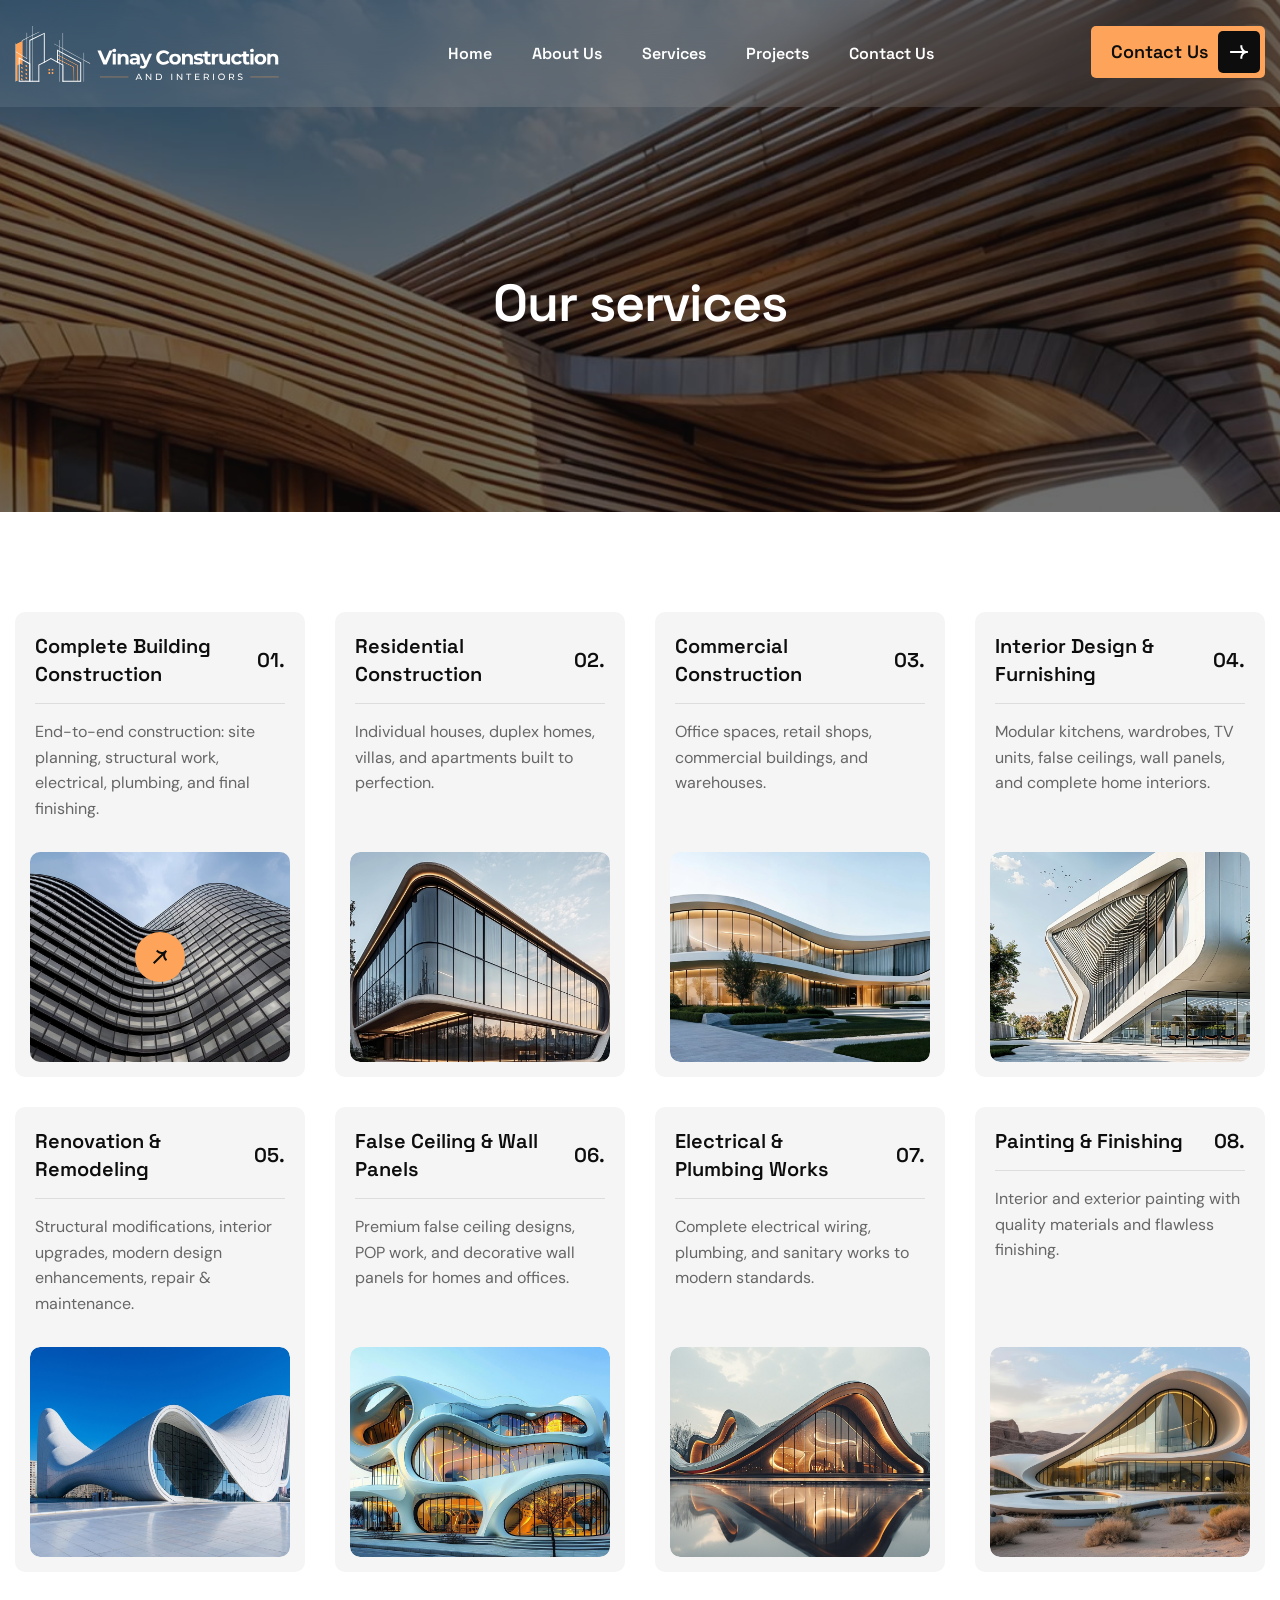
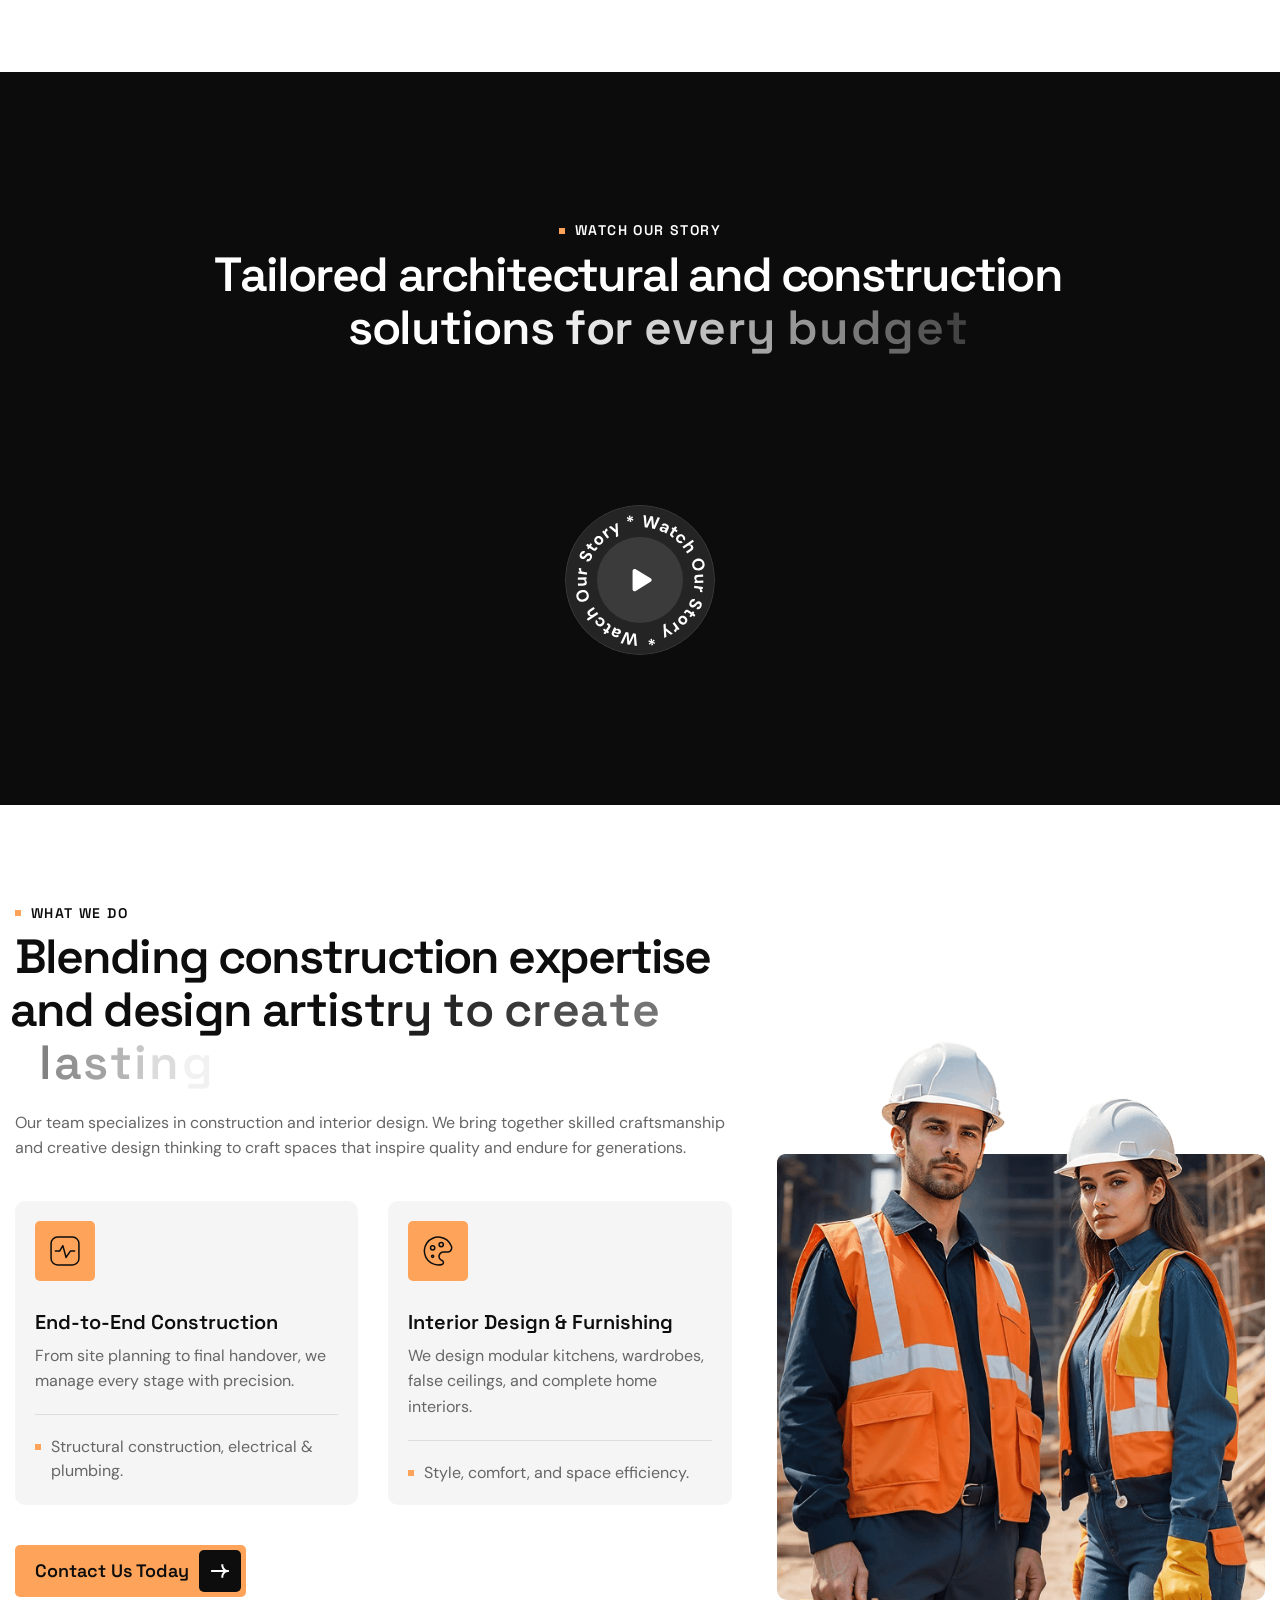
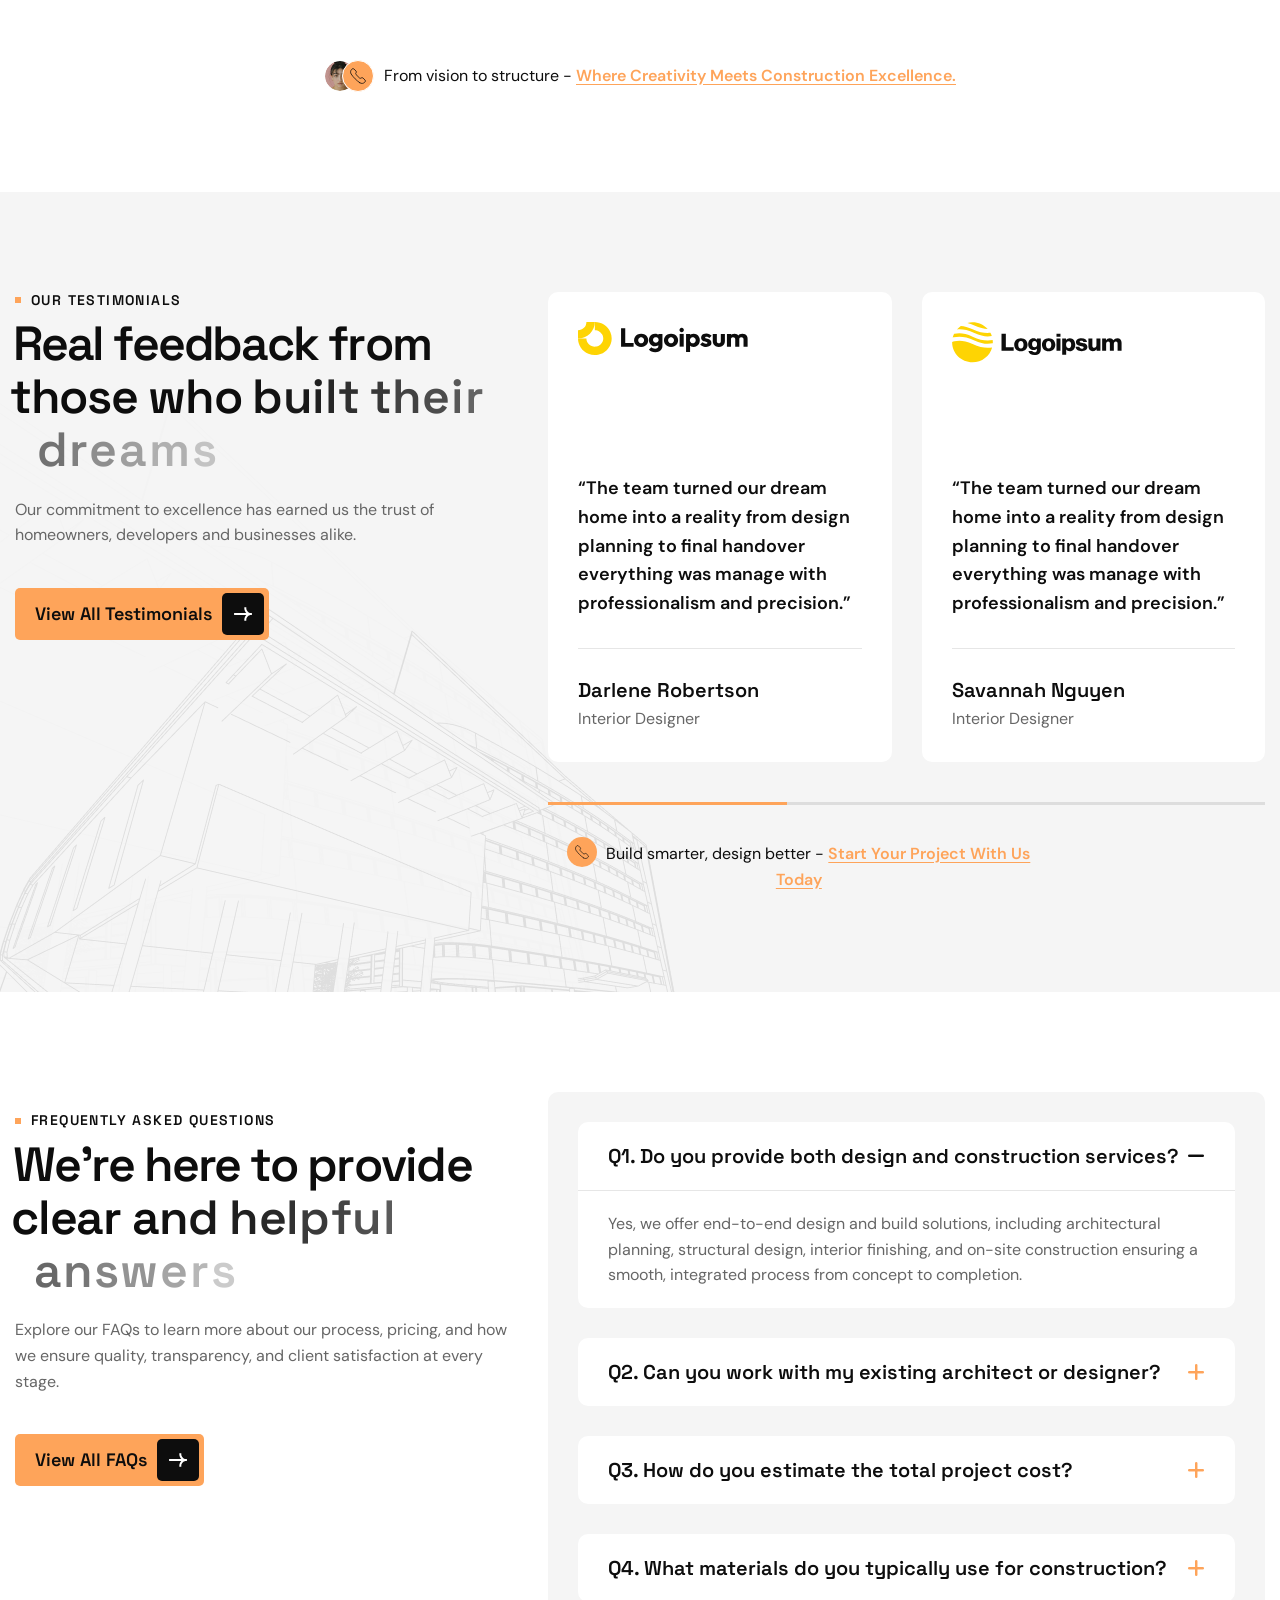
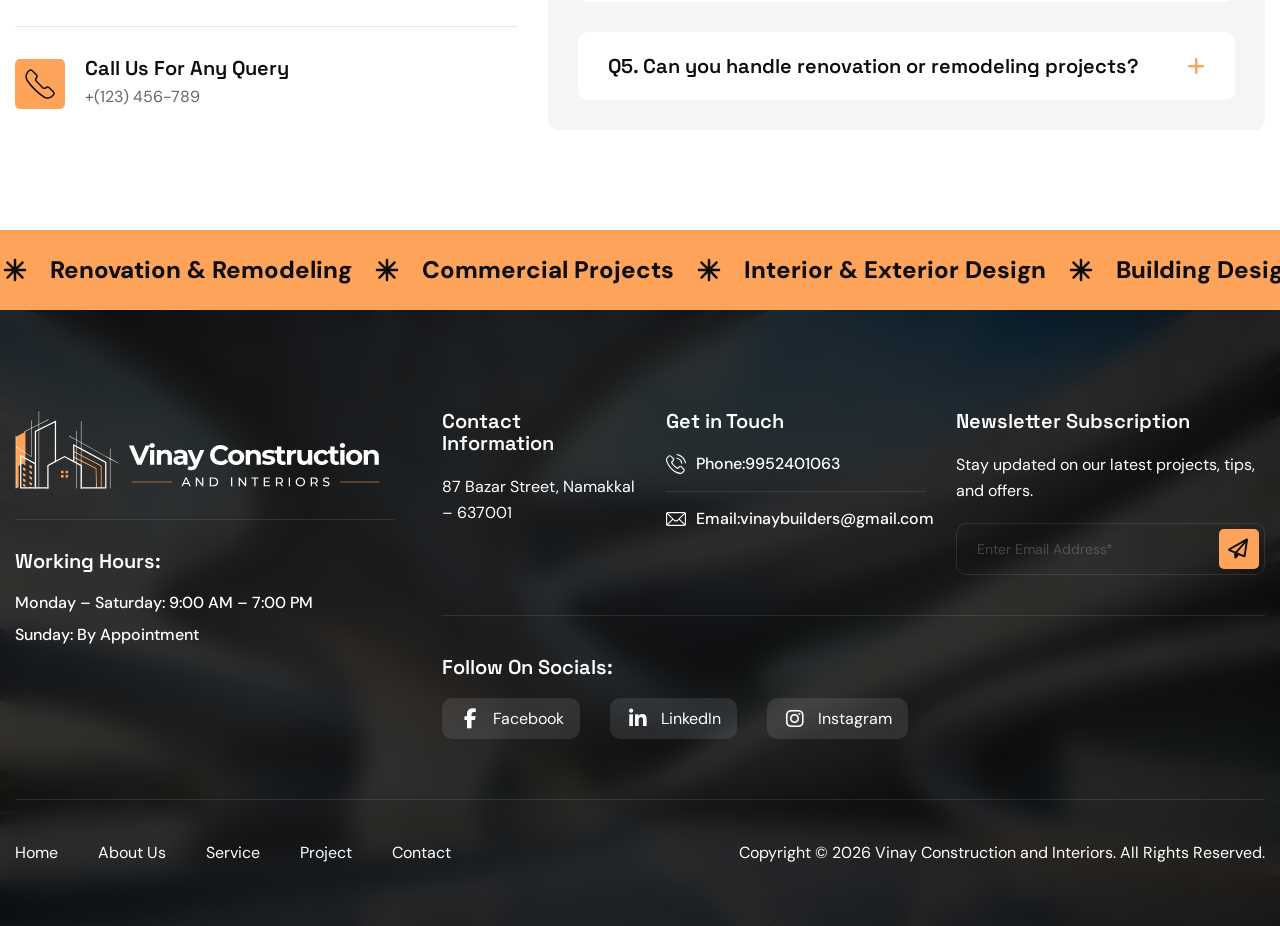
<file: services.html>
<!DOCTYPE html>
<html lang="en">


<head>
	<!-- Meta -->
	<meta charset="utf-8">
	<meta http-equiv="X-UA-Compatible" content="IE=edge">
	<meta name="viewport" content="width=device-width, initial-scale=1.0, maximum-scale=1">
	<meta name="description" content="Vinay Construction and Interiors offers complete building construction, residential & commercial construction, interior design & furnishing, renovation, false ceiling, electrical & plumbing, and painting services in Namakkal, Tamil Nadu.">
	<meta name="keywords" content="construction services Namakkal, interior design services Namakkal, residential construction Namakkal, commercial construction Namakkal, renovation services Namakkal, false ceiling Namakkal, electrical plumbing Namakkal, painting services Namakkal, building services Tamil Nadu">
	<meta name="author" content="Vinay Construction and Interiors">
	<meta name="robots" content="index, follow">
	<!-- Open Graph -->
	<meta property="og:type" content="website">
	<meta property="og:title" content="Our Services | Vinay Construction and Interiors – Namakkal">
	<meta property="og:description" content="Full range of construction and interior design services in Namakkal – homes, offices, interiors, renovation, false ceiling, electrical & painting.">
	<meta property="og:locale" content="en_IN">
	<!-- Page Title -->
    <title>Vinay Construction and Interiors | Our Services</title>
	<!-- Favicon Icon -->
	<link rel="shortcut icon" type="image/x-icon" href="images/favicon.png">
	<!-- Google Fonts Css-->
	<link rel="preconnect" href="https://fonts.googleapis.com/">
    <link rel="preconnect" href="https://fonts.gstatic.com/" crossorigin>
    <link href="https://fonts.googleapis.com/css2?family=DM+Sans:ital,opsz,wght@0,9..40,100..1000;1,9..40,100..1000&amp;family=Space+Grotesk:wght@300..700&amp;display=swap" rel="stylesheet">
	<!-- Bootstrap Css -->
	<link href="css/bootstrap.min.css" rel="stylesheet" media="screen">
	<!-- SlickNav Css -->
	<link href="css/slicknav.min.css" rel="stylesheet">
	<!-- Swiper Css -->
	<link rel="stylesheet" href="css/swiper-bundle.min.css">
	<!-- Font Awesome Icon Css-->
	<link href="css/all.min.css" rel="stylesheet" media="screen">
	<!-- Animated Css -->
	<link href="css/animate.css" rel="stylesheet">
    <!-- Magnific Popup Core Css File -->
	<link rel="stylesheet" href="css/magnific-popup.css">
	<!-- Mouse Cursor Css File -->
	<link rel="stylesheet" href="css/mousecursor.css">
	<!-- Main Custom Css -->
	<link href="css/custom.css" rel="stylesheet" media="screen">
</head>
<body>

    <!-- Preloader Start -->
	<div class="preloader">
		<div class="loading-container">
			<div class="loading"></div>
			<div id="loading-icon"><img src="images/loader.svg" alt=""></div>
		</div>
	</div>
	<!-- Preloader End -->

    <!-- Header Start -->
	<header class="main-header active-sticky-header">
		<div class="header-sticky">
			<nav class="navbar navbar-expand-lg">
				<div class="container">
					<!-- Logo Start -->
					<a class="navbar-brand" href="index.html">
						<img src="images/logo.svg" alt="Logo">
					</a>
					<!-- Logo End -->

                    <!-- Main Menu Start -->
                     <div class="collapse navbar-collapse main-menu">
                        <div class="nav-menu-wrapper">
                            <ul class="navbar-nav mr-auto" id="menu">
                                <li class="nav-item"><a class="nav-link" href="index.html">Home</a>
                                    
                                </li>                                
                                <li class="nav-item"><a class="nav-link" href="about.html">About Us</a>
                                <li class="nav-item"><a class="nav-link" href="services.html">Services</a></li>
                                <li class="nav-item"><a class="nav-link" href="projects.html">Projects</a></li>
                                
                                <li class="nav-item"><a class="nav-link" href="contact.html">Contact Us</a></li>
                            </ul>
                        </div>
                        
                        <!-- Header Btn Start -->
                        <div class="header-btn">
                            <a href="contact.html" class="btn-default btn-highlighted">Contact Us</a>
                        </div>
                        <!-- Header Btn End -->
                    </div>
					<!-- Main Menu End -->
					<div class="navbar-toggle"></div>
				</div>
			</nav>
			<div class="responsive-menu"></div>
		</div>
	</header>
	<!-- Header End -->

    <!-- Page Header Section Start -->
    <div class="page-header parallaxie">
        <div class="container">
            <div class="row">
                <div class="col-lg-12">
                    <!-- Page Header Box Start -->
                    <div class="page-header-box">
                        <h1 class="text-anime-style-3" data-cursor="-opaque">Our services</h1>
                        
                    </div>
                    <!-- Page Header Box End -->
                </div>
            </div>
        </div>
    </div>
    <!-- Page Header Section End -->

    <!-- Page Services Start -->
    <div class="page-services">
        <div class="container">
            <div class="row services-item-list">
                <div class="col-xl-3 col-md-6">
                    <!-- Services Item Start -->
                    <div class="service-item wow fadeInUp active">
                        <div class="service-item-header">
                            <div class="service-item-title">
                                <h2><a href="service-single.html">Complete Building Construction</a></h2>
                                <h3>01.</h3>
                            </div>
                            <div class="service-item-content">
                                <p>End-to-end construction: site planning, structural work, electrical, plumbing, and final finishing.</p>
                            </div>
                        </div>
                        <div class="service-image-box">
                            <div class="service-item-image">
                                <figure class="image-anime">
                                    <img src="images/service-image-1.jpg" alt="">
                                </figure>
                            </div>
                            <div class="service-item-btn">
                                <a href="service-single.html">
                                    <img src="images/arrow-primary.svg" alt="">
                                </a>
                            </div>
                        </div>
                    </div>
                    <!-- Services Item End -->
                </div>
                
                <div class="col-xl-3 col-md-6">
                    <!-- Services Item Start -->
                    <div class="service-item wow fadeInUp" data-wow-delay="0.2s">
                        <div class="service-item-header">
                            <div class="service-item-title">
                                <h2><a href="service-single.html">Residential Construction</a></h2>
                                <h3>02.</h3>
                            </div>
                            <div class="service-item-content">
                                <p>Individual houses, duplex homes, villas, and apartments built to perfection.</p>
                            </div>
                        </div>
                        <div class="service-image-box">
                            <div class="service-item-image">
                                <figure class="image-anime">
                                    <img src="images/service-image-2.jpg" alt="">
                                </figure>
                            </div>
                            <div class="service-item-btn">
                                <a href="service-single.html">
                                    <img src="images/arrow-primary.svg" alt="">
                                </a>
                            </div>
                        </div>
                    </div>
                    <!-- Services Item End -->
                </div>
                
                <div class="col-xl-3 col-md-6">
                    <!-- Services Item Start -->
                    <div class="service-item wow fadeInUp" data-wow-delay="0.4s">
                        <div class="service-item-header">
                            <div class="service-item-title">
                                <h2><a href="service-single.html">Commercial Construction</a></h2>
                                <h3>03.</h3>
                            </div>
                            <div class="service-item-content">
                                <p>Office spaces, retail shops, commercial buildings, and warehouses.</p>
                            </div>
                        </div>
                        <div class="service-image-box">
                            <div class="service-item-image">
                                <figure class="image-anime">
                                    <img src="images/service-image-3.jpg" alt="">
                                </figure>
                            </div>
                            <div class="service-item-btn">
                                <a href="service-single.html">
                                    <img src="images/arrow-primary.svg" alt="">
                                </a>
                            </div>
                        </div>
                    </div>
                    <!-- Services Item End -->
                </div>
                
                <div class="col-xl-3 col-md-6">
                    <!-- Services Item Start -->
                    <div class="service-item wow fadeInUp" data-wow-delay="0.6s">
                        <div class="service-item-header">
                            <div class="service-item-title">
                                <h2><a href="service-single.html">Interior Design &amp; Furnishing</a></h2>
                                <h3>04.</h3>
                            </div>
                            <div class="service-item-content">
                                <p>Modular kitchens, wardrobes, TV units, false ceilings, wall panels, and complete home interiors.</p>
                            </div>
                        </div>
                        <div class="service-image-box">
                            <div class="service-item-image">
                                <figure class="image-anime">
                                    <img src="images/service-image-4.jpg" alt="">
                                </figure>
                            </div>
                            <div class="service-item-btn">
                                <a href="service-single.html">
                                    <img src="images/arrow-primary.svg" alt="">
                                </a>
                            </div>
                        </div>
                    </div>
                    <!-- Services Item End -->
                </div>

                <div class="col-xl-3 col-md-6">
                    <!-- Services Item Start -->
                    <div class="service-item wow fadeInUp" data-wow-delay="0.8s">
                        <div class="service-item-header">
                            <div class="service-item-title">
                                <h2><a href="service-single.html">Renovation &amp; Remodeling</a></h2>
                                <h3>05.</h3>
                            </div>
                            <div class="service-item-content">
                                <p>Structural modifications, interior upgrades, modern design enhancements, repair &amp; maintenance.</p>
                            </div>
                        </div>
                        <div class="service-image-box">
                            <div class="service-item-image">
                                <figure class="image-anime">
                                    <img src="images/service-image-5.jpg" alt="">
                                </figure>
                            </div>
                            <div class="service-item-btn">
                                <a href="service-single.html">
                                    <img src="images/arrow-primary.svg" alt="">
                                </a>
                            </div>
                        </div>
                    </div>
                    <!-- Services Item End -->
                </div>

                <div class="col-xl-3 col-md-6">
                    <!-- Services Item Start -->
                    <div class="service-item wow fadeInUp" data-wow-delay="1s">
                        <div class="service-item-header">
                            <div class="service-item-title">
                                <h2><a href="service-single.html">False Ceiling &amp; Wall Panels</a></h2>
                                <h3>06.</h3>
                            </div>
                            <div class="service-item-content">
                                <p>Premium false ceiling designs, POP work, and decorative wall panels for homes and offices.</p>
                            </div>
                        </div>
                        <div class="service-image-box">
                            <div class="service-item-image">
                                <figure class="image-anime">
                                    <img src="images/service-image-6.jpg" alt="">
                                </figure>
                            </div>
                            <div class="service-item-btn">
                                <a href="service-single.html">
                                    <img src="images/arrow-primary.svg" alt="">
                                </a>
                            </div>
                        </div>
                    </div>
                    <!-- Services Item End -->
                </div>

                <div class="col-xl-3 col-md-6">
                    <!-- Services Item Start -->
                    <div class="service-item wow fadeInUp" data-wow-delay="1.2s">
                        <div class="service-item-header">
                            <div class="service-item-title">
                                <h2><a href="service-single.html">Electrical &amp; Plumbing Works</a></h2>
                                <h3>07.</h3>
                            </div>
                            <div class="service-item-content">
                                <p>Complete electrical wiring, plumbing, and sanitary works to modern standards.</p>
                            </div>
                        </div>
                        <div class="service-image-box">
                            <div class="service-item-image">
                                <figure class="image-anime">
                                    <img src="images/service-image-7.jpg" alt="">
                                </figure>
                            </div>
                            <div class="service-item-btn">
                                <a href="service-single.html">
                                    <img src="images/arrow-primary.svg" alt="">
                                </a>
                            </div>
                        </div>
                    </div>
                    <!-- Services Item End -->
                </div>

                <div class="col-xl-3 col-md-6">
                    <!-- Services Item Start -->
                    <div class="service-item wow fadeInUp" data-wow-delay="1.4s">
                        <div class="service-item-header">
                            <div class="service-item-title">
                                <h2><a href="service-single.html">Painting &amp; Finishing</a></h2>
                                <h3>08.</h3>
                            </div>
                            <div class="service-item-content">
                                <p>Interior and exterior painting with quality materials and flawless finishing.</p>
                            </div>
                        </div>
                        <div class="service-image-box">
                            <div class="service-item-image">
                                <figure class="image-anime">
                                    <img src="images/service-image-8.jpg" alt="">
                                </figure>
                            </div>
                            <div class="service-item-btn">
                                <a href="service-single.html">
                                    <img src="images/arrow-primary.svg" alt="">
                                </a>
                            </div>
                        </div>
                    </div>
                    <!-- Services Item End -->
                </div>
            </div>
        </div>
    </div>
    <!-- Page Services End -->

    <!-- Watch Our Story Section Start -->
    <div class="our-story dark-section parallaxie">
        <div class="container">
            <div class="row">
                <div class="col-lg-12">
                    <!-- Our Story Content Start -->
                    <div class="our-story-content">
                        <!-- Section Title Start -->
                        <div class="section-title">
                            <h3 class="wow fadeInUp">watch our story</h3>
                            <h2 class="text-anime-style-3" data-cursor="-opaque">Tailored architectural and construction solutions for every budget</h2>
                        </div>
                        <!-- Section Title End -->

                        <!-- Watch Video Circle Start -->
                        <div class="watch-video-circle">
                            <a href="https://www.youtube.com/watch?v=Y-x0efG1seA" class="popup-video" data-cursor-text="Play">
                                <img src="images/watch-video-circle.svg" alt="">
                            </a>
                        </div>
                        <!-- Watch Video Circle End -->
                    </div>
                    <!-- Our Story Content End -->
                </div>
            </div>
        </div>
    </div>
    <!-- Watch Our Story Section End -->

    <!-- What We Do Setion Start -->
    <div class="what-we-do">
        <div class="container">
            <div class="row align-items-end">
                <div class="col-xl-7">
                    <!-- What We Do Content Start -->
                    <div class="what-we-do-content">
                        <!-- Section Title Start -->
                        <div class="section-title">
                            <h3 class="wow fadeInUp">what we do</h3>
                            <h2 class="text-anime-style-3" data-cursor="-opaque">Blending construction expertise and design artistry to create lasting spaces</h2>
                            <p class="wow fadeInUp" data-wow-delay="0.2s">Our team specializes in construction and interior design. We bring together skilled craftsmanship and creative design thinking to craft spaces that inspire quality and endure for generations.</p>
                        </div>
                        <!-- Section Title End -->

                        <!-- What We Do Iteam List Start -->
                        <div class="what-we-do-item-list wow fadeInUp" data-wow-delay="0.4s">
                            <!-- What We Do Item Start -->
                            <div class="what-we-do-item">
                                <div class="icon-box">
                                    <img src="images/icon-what-we-do-item-1.svg" alt="">
                                </div>
                                <div class="what-we-do-item-body">
                                    <h3>End-to-End Construction</h3>
                                    <p>From site planning to final handover, we manage every stage with precision.</p>
                                    <ul>
                                        <li>Structural construction, electrical &amp; plumbing.</li>
                                    </ul>
                                </div>
                            </div>
                            <!-- What We Do Item End -->

                            <!-- What We Do Item Start -->
                            <div class="what-we-do-item">
                                <div class="icon-box">
                                    <img src="images/icon-what-we-do-item-2.svg" alt="">
                                </div>
                                <div class="what-we-do-item-body">
                                    <h3>Interior Design &amp; Furnishing</h3>
                                    <p>We design modular kitchens, wardrobes, false ceilings, and complete home interiors.</p>
                                    <ul>
                                        <li>Style, comfort, and space efficiency.</li>
                                    </ul>
                                </div>
                            </div>
                            <!-- What We Do Item End -->
                        </div> 
                        <!-- What We Do Iteam List End -->

                        <!-- What We Do Button Start -->
                        <div class="what-we-do-btn wow fadeInUp" data-wow-delay="0.8s">
                            <a href="contact.html" class="btn-default">Contact Us Today</a>
                        </div>
                        <!-- What We Do Button End -->
                    </div>
                    <!-- What We Do Content End -->
                </div>

                <div class="col-xl-5">
                    <!-- What We Do Image Start -->
                    <div class="what-we-do-image wow fadeInUp">
                        <figure>
                            <img src="images/what-we-do-image.png" alt="">
                        </figure>
                    </div>
                    <!-- What We Do Image End -->
                </div>
            </div>

            <div class="col-lg-12">
                <!-- Section Footer Text Start -->
                <div class="section-footer-text section-satisfy-img wow fadeInUp" data-wow-delay="0.4s">
                    <!-- Satisfy Client Images Start -->
                    <div class="satisfy-client-images">
                        <div class="satisfy-client-image">
                            <figure class="image-anime">
                                <img src="images/author-1.jpg" alt="">
                            </figure>
                        </div>
                        <div class="satisfy-client-image add-more">
                            <img src="images/icon-phone-primary.svg" alt="">
                        </div>
                    </div>
                    <!-- Satisfy Client Images End -->
                    <p>From vision to structure - <a href="contact.html">where creativity meets construction excellence.</a></p>
                </div>
                <!-- Section Footer Text End -->
            </div>
        </div>
    </div>
    <!-- What We Do Setion End -->

    <!-- Our Testimonials Section Start -->
    <div class="our-testimonials">
        <div class="container">
            <div class="row">
                <div class="col-xl-5">
                    <!-- Testimonial Content Start -->
                    <div class="our-testimonial-content">
                        <!-- Section Title Start -->
                        <div class="section-title">
                            <h3 class="wow fadeInUp">Our Testimonials</h3>
                            <h2 class="text-anime-style-3" data-cursor="-opaque">Real feedback from those who built their dreams</h2>
                            <p class="wow fadeInUp" data-wow-delay="0.2s">Our commitment to excellence has earned us the trust of homeowners, developers and businesses alike.</p>
                        </div>
                        <!-- Section Title End -->

                        <!-- Testimonial Button Start -->
                        <div class="testimonial-btn wow fadeInUp" data-wow-delay="0.4s">
                            <a href="testimonials.html" class="btn-default">View all testimonials</a>
                        </div>
                        <!-- Testimonial Button End -->
                    </div>
                    <!-- Testimonial Content End -->
                </div>
                
                <div class="col-xl-7">
                    <!-- Testimonial Slider Box Start -->
                    <div class="testimonial-slider-box">
                        <!-- Testimonial Slider Start -->
                        <div class="testimonial-slider">
                            <div class="swiper">
                                <div class="swiper-wrapper" data-cursor-text="Drag">
                                    <!-- Testimonial Slide Start -->
                                    <div class="swiper-slide">
                                        <!-- Testimonial Item Start -->
                                        <div class="testimonial-item">
                                            <div class="testimonial-company-logo">
                                                <img src="images/company-logo-1.svg" alt="">
                                            </div> 
                                            <div class="testimonial-item-body">
                                                <div class="testimonial-item-content">
                                                    <p>“The team turned our dream home into a reality from design planning to final handover everything was manage with professionalism and precision.”</p>
                                                </div>
                                                <div class="testimonial-author-content">
                                                    <h3>Darlene Robertson</h3>
                                                    <p>Interior Designer</p>
                                                </div>
                                            </div>
                                        </div>
                                        <!-- Testimonial Item End -->
                                    </div>
                                    <!-- Testimonial Slide End -->
                                    
                                    <!-- Testimonial Slide Start -->
                                    <div class="swiper-slide">
                                        <!-- Testimonial Item Start -->
                                        <div class="testimonial-item">
                                            <div class="testimonial-company-logo">
                                                <img src="images/company-logo-2.svg" alt="">
                                            </div> 
                                            <div class="testimonial-item-body">
                                                <div class="testimonial-item-content">
                                                    <p>“The team turned our dream home into a reality from design planning to final handover everything was manage with professionalism and precision.”</p>
                                                </div>
                                                <div class="testimonial-author-content">
                                                    <h3>Savannah Nguyen</h3>
                                                    <p>Interior Designer</p>
                                                </div>
                                            </div>
                                        </div>
                                        <!-- Testimonial Item End -->
                                    </div>
                                    <!-- Testimonial Slide End -->
                                    
                                    <!-- Testimonial Slide Start -->
                                    <div class="swiper-slide">
                                        <!-- Testimonial Item Start -->
                                        <div class="testimonial-item">
                                            <div class="testimonial-company-logo">
                                                <img src="images/company-logo-3.svg" alt="">
                                            </div> 
                                            <div class="testimonial-item-body">
                                                <div class="testimonial-item-content">
                                                    <p>“The team turned our dream home into a reality from design planning to final handover everything was manage with professionalism and precision.”</p>
                                                </div>
                                                <div class="testimonial-author-content">
                                                    <h3>Wade Warren</h3>
                                                    <p>Interior Designer</p>
                                                </div>
                                            </div>
                                        </div>
                                        <!-- Testimonial Item End -->
                                    </div>
                                    <!-- Testimonial Slide End -->
                                </div>
                                <div class="testimonial-pagination"></div>
                            </div>
                        </div>
                        <!-- Testimonial Slider End -->
    
                        <!-- Section Footer Text Start -->
                        <div class="section-footer-text section-footer-contact wow fadeInUp" data-wow-delay="0.2s">   
                            <p><span><img src="images/icon-phone-primary.svg" alt=""></span> Build smarter, design better - <a href="contact.html">start your project with us today</a></p>
                        </div>
                        <!-- Section Footer Text End -->
                    </div>
                    <!-- Testimonial Slider Box End -->
                </div>
            </div>
        </div>
    </div>
    <!-- Our Testimonial Section End -->

    <!-- Our FAQs Section Start -->
    <div class="our-faqs">
        <div class="container">
            <div class="row">
                <div class="col-xl-5">
                    <!-- Our FAQs Content Start -->
                    <div class="our-faqs-content">
                        <!-- Faqs Title Box Start -->
                        <div class="faqs-title-box">
                            <!-- Section Title Start -->
                            <div class="section-title">
                                <h3 class="wow fadeInUp">Frequently Asked Questions</h3>
                                <h2 class="text-anime-style-3" data-cursor="-opaque">We're here to provide clear and helpful answers</h2>
                                <p class="wow fadeInUp" data-wow-delay="0.2s">Explore our FAQs to learn more about our process, pricing, and how we ensure quality, transparency, and client satisfaction at every stage.</p>
                            </div>
                            <!-- Section Title End -->

                            <!-- Our FAQs Button Start -->
                            <div class="our-faqs-btn wow fadeInUp" data-wow-delay="0.4s">
                                <a href="faqs.html" class="btn-default">View all FAQs</a>   
                            </div>
                            <!-- Our FAQs Button End -->
                        </div>
                        <!-- Faqs Title Box End -->

                        <!-- Faq Contact Box Start -->
                        <div class="faq-contact-box wow fadeInUp" data-wow-delay="0.6s">
                            <div class="icon-box">
                                <img src="images/icon-phone-primary.svg" alt="">
                            </div>
                            <div class="faq-contact-box-content">
                                <h3>Call Us For Any Query</h3>
                                <p><a href="tel:+123456789">+(123) 456-789</a></p>
                            </div>
                        </div>
                        <!-- Faq Contact Box End -->
                    </div>
                    <!-- Our FAQs Content End -->
                </div>

                <div class="col-xl-7">
                    <!-- FAQ Accordion Start -->
                    <div class="faq-accordion" id="accordion">
                        <!-- FAQ Item Start -->
                        <div class="accordion-item wow fadeInUp">
                            <h2 class="accordion-header" id="heading1">
                                <button class="accordion-button" type="button" data-bs-toggle="collapse" data-bs-target="#collapse1" aria-expanded="true" aria-controls="collapse1">
                                    Q1. Do you provide both design and construction services?
                                </button>
                            </h2>
                            <div id="collapse1" class="accordion-collapse collapse  show" aria-labelledby="heading1" data-bs-parent="#accordion">
                                <div class="accordion-body">
                                    <p>Yes, we offer end-to-end design and build solutions, including architectural planning, structural design, interior finishing, and on-site construction ensuring a smooth, integrated process from concept to completion. </p>
                                </div>
                            </div>
                        </div>
                        <!-- FAQ Item End -->

                        <!-- FAQ Item Start -->
                        <div class="accordion-item wow fadeInUp" data-wow-delay="0.2s">
                            <h2 class="accordion-header" id="heading2">
                                <button class="accordion-button collapsed" type="button" data-bs-toggle="collapse" data-bs-target="#collapse2" aria-expanded="false" aria-controls="collapse2">
                                    Q2. Can you work with my existing architect or designer?
                                </button>
                            </h2>
                            <div id="collapse2" class="accordion-collapse collapse" aria-labelledby="heading2" data-bs-parent="#accordion">
                                <div class="accordion-body">
                                    <p>Yes, we offer end-to-end design and build solutions, including architectural planning, structural design, interior finishing, and on-site construction ensuring a smooth, integrated process from concept to completion. </p>
                                </div>
                            </div>
                        </div>
                        <!-- FAQ Item End -->

                        <!-- FAQ Item Start -->
                        <div class="accordion-item wow fadeInUp" data-wow-delay="0.4s">
                            <h2 class="accordion-header" id="heading3">
                                <button class="accordion-button collapsed" type="button" data-bs-toggle="collapse" data-bs-target="#collapse3" aria-expanded="false" aria-controls="collapse3">
                                    Q3. How do you estimate the total project cost?
                                </button>
                            </h2>
                            <div id="collapse3" class="accordion-collapse collapse" aria-labelledby="heading3" data-bs-parent="#accordion">
                                <div class="accordion-body">
                                    <p>Yes, we offer end-to-end design and build solutions, including architectural planning, structural design, interior finishing, and on-site construction ensuring a smooth, integrated process from concept to completion. </p>
                                </div>
                            </div>
                        </div>
                        <!-- FAQ Item End -->

                        <!-- FAQ Item Start -->
                        <div class="accordion-item wow fadeInUp" data-wow-delay="0.6s">
                            <h2 class="accordion-header" id="heading4">
                                <button class="accordion-button collapsed" type="button" data-bs-toggle="collapse" data-bs-target="#collapse4" aria-expanded="false" aria-controls="collapse4">
                                    Q4. What materials do you typically use for construction?
                                </button>
                            </h2>
                            <div id="collapse4" class="accordion-collapse collapse" aria-labelledby="heading4" data-bs-parent="#accordion">
                                <div class="accordion-body">
                                    <p>Yes, we offer end-to-end design and build solutions, including architectural planning, structural design, interior finishing, and on-site construction ensuring a smooth, integrated process from concept to completion. </p>
                                </div>
                            </div>
                        </div>
                        <!-- FAQ Item End -->
                        
                        <!-- FAQ Item Start -->
                        <div class="accordion-item wow fadeInUp" data-wow-delay="0.8s">
                            <h2 class="accordion-header" id="heading5">
                                <button class="accordion-button collapsed" type="button" data-bs-toggle="collapse" data-bs-target="#collapse5" aria-expanded="false" aria-controls="collapse5">
                                    Q5. Can you handle renovation or remodeling projects?
                                </button>
                            </h2>
                            <div id="collapse5" class="accordion-collapse collapse" aria-labelledby="heading5" data-bs-parent="#accordion">
                                <div class="accordion-body">
                                    <p>Yes, we offer end-to-end design and build solutions, including architectural planning, structural design, interior finishing, and on-site construction ensuring a smooth, integrated process from concept to completion. </p>
                                </div>
                            </div>
                        </div>
                        <!-- FAQ Item End -->
                    </div>
                    <!-- FAQ Accordion End -->
                </div>
            </div>
        </div>
    </div>
    <!-- Our FAQs Section End -->

    <!-- Main Footer Start -->
    <footer class="main-footer dark-section">
        <!-- Scrolling Ticker Section Start -->
        <div class="footer-scrolling-ticker">
            <!-- Scrolling Ticker Box Start -->
            <div class="scrolling-ticker-box">
                <!-- Scrolling Content Start -->
                <div class="scrolling-content">
                    <span><img src="images/icon-asterisk.svg" alt="">Renovation & Remodeling</span>
                    <span><img src="images/icon-asterisk.svg" alt="">Commercial Projects</span>
                    <span><img src="images/icon-asterisk.svg" alt="">Interior & Exterior Design</span>
                    <span><img src="images/icon-asterisk.svg" alt="">Building Design</span>
                    <span><img src="images/icon-asterisk.svg" alt="">Construction</span>
                    <span><img src="images/icon-asterisk.svg" alt="">Renovation & Remodeling</span>
                    <span><img src="images/icon-asterisk.svg" alt="">Commercial Projects</span>
                    <span><img src="images/icon-asterisk.svg" alt="">Interior & Exterior Design</span>
                    <span><img src="images/icon-asterisk.svg" alt="">Building Design</span>
                    <span><img src="images/icon-asterisk.svg" alt="">Construction</span>
                    <span><img src="images/icon-asterisk.svg" alt="">Renovation & Remodeling</span>
                </div>
                <!-- Scrolling Content End -->
    
                <!-- Scrolling Content Start -->
                <div class="scrolling-content">
                    <span><img src="images/icon-asterisk.svg" alt="">Renovation & Remodeling</span>
                    <span><img src="images/icon-asterisk.svg" alt="">Commercial Projects</span>
                    <span><img src="images/icon-asterisk.svg" alt="">Interior & Exterior Design</span>
                    <span><img src="images/icon-asterisk.svg" alt="">Building Design</span>
                    <span><img src="images/icon-asterisk.svg" alt="">Construction</span>
                    <span><img src="images/icon-asterisk.svg" alt="">Renovation & Remodeling</span>
                    <span><img src="images/icon-asterisk.svg" alt="">Commercial Projects</span>
                    <span><img src="images/icon-asterisk.svg" alt="">Interior & Exterior Design</span>
                    <span><img src="images/icon-asterisk.svg" alt="">Building Design</span>
                    <span><img src="images/icon-asterisk.svg" alt="">Construction</span>
                    <span><img src="images/icon-asterisk.svg" alt="">Renovation & Remodeling</span>
                </div>
                <!-- Scrolling Content End -->
            </div>
            <!-- Scrolling Ticker Box End -->
        </div>
        <!-- Scrolling Ticker Section End -->

        <!-- Footer Box Start -->
        <div class="footer-box">
            <div class="container">
                <div class="row">
                    <div class="col-xl-4">
                        <!-- About Footer Start -->
                        <div class="about-footer">
                            <!-- Footer Logo Start -->
                            <div class="footer-logo">
                                <img src="images/logo.svg" alt="">
                            </div>
                            <!-- Footer Logo End -->

                            <!-- About Footer Content Start -->
                            <div class="footer-working-hours">
                                <h3>Working Hours:</h3>
                                <ul>
                                    <li>Monday – Saturday: 9:00 AM – 7:00 PM</li>
                                    <li>Sunday: By Appointment</li>
                                </ul>
                            </div>
                            <!-- About Footer Content End -->
                        </div>
                        <!-- About Footer End -->
                    </div>

                    <div class="col-xl-8">
                        <!-- Footer Links Box Start -->
                        <div class="footer-links-box">
                            <!-- Footer Links Start -->
                            <div class="footer-links footer-location-info">
                                <h3>Contact Information</h3>
                                <p>87 Bazar Street, Namakkal – 637001</p>
                            </div>
                            <!-- Footer Links End -->

                            <!-- Footer Links Start -->
                            <div class="footer-links footer-contact-links">
                                <h3>Get in Touch</h3>
                                <ul>
                                    <li><img src="images/icon-phone-white.svg" alt=""> Phone: <a href="tel:9952401063"> 9952401063</a></li>
                                    <li><img src="images/icon-mail-white.svg" alt=""> Email: <a href="mailto:vinaybuilders@gmail.com"> vinaybuilders@gmail.com</a></li>
                                </ul>
                            </div>
                            <!-- Footer Links End -->
                            
                            <!-- Footer Newsletter Form Start -->
                            <div class="footer-links footer-newsletter-form">
                                <h3>Newsletter Subscription</h3>
                                <p>Stay updated on our latest projects, tips, and offers.</p>
                                <form id="newslettersForm" action="#" method="POST">
                                    <div class="form-group">
                                        <input type="email" name="mail" class="form-control" id="mail" placeholder="Enter Email Address*" required>
                                        <button type="submit" class="newsletter-btn"><i class="fa-regular fa-paper-plane"></i></button>
                                    </div>
                                </form>
                            </div>
                            <!-- Footer Newsletter Form End -->

                            <!-- Footer Social Link Start -->
                            <div class="footer-links footer-social-links">
                                <h3>Follow On Socials:</h3>
                                <ul>
                                    
                                    <li><a href="#"><i class="fa-brands fa-facebook-f"></i> Facebook</a></li>
                                    <li><a href="#"><i class="fa-brands fa-linkedin-in"></i>LinkedIn</a></li>
                                    <li><a href="#"><i class="fa-brands fa-instagram"></i>Instagram</a></li>
                                </ul>
                            </div>
                            <!-- Footer Social Link End -->
                        </div>
                    </div>

                    <div class="col-lg-12">
                        <!-- Footer Copyright Start -->
                        <div class="footer-copyright">
                            <!-- Footer Menu Start -->
                            <div class="footer-menu">
                                <ul>
                                    <li><a href="index-2.html">Home</a></li>
                                    <li><a href="about.html">About Us</a></li>
                                    <li><a href="services.html">Service</a></li>
                                    <li><a href="projects.html">Project</a></li>
                                    <li><a href="contact.html">Contact</a></li>
                                </ul>
                            </div>
                            <!-- Footer Menu End -->
                            
                            <!-- Footer Copyright Text Start -->
                            <div class="footer-copyright-text">
                                <p>Copyright © 2026 Vinay Construction and Interiors. All Rights Reserved.</p>
                            </div>
                            <!-- Footer Copyright Text End -->
                        </div>
                        <!-- Footer Copyright End -->
                    </div>
                </div>
            </div>
        </div>
        <!-- Footer Box End -->
    </footer>
    <!-- Main Footer End -->

    <!-- Jquery Library File -->
    <script src="js/jquery-3.7.1.min.js"></script>
    <!-- Bootstrap js file -->
    <script src="js/bootstrap.min.js"></script>
    <!-- Validator js file -->
    <script src="js/validator.min.js"></script>
    <!-- SlickNav js file -->
    <script src="js/jquery.slicknav.js"></script>
    <!-- Swiper js file -->
    <script src="js/swiper-bundle.min.js"></script>
    <!-- Counter js file -->
    <script src="js/jquery.waypoints.min.js"></script>
    <script src="js/jquery.counterup.min.js"></script>
    <!-- Isotop js file -->
	<script src="js/isotope.min.js"></script>
    <!-- Magnific js file -->
    <script src="js/jquery.magnific-popup.min.js"></script>
    <!-- SmoothScroll -->
    <script src="js/SmoothScroll.js"></script>
    <!-- Parallax js -->
    <script src="js/parallaxie.js"></script>
    <!-- MagicCursor js file -->
    <script src="js/gsap.min.js"></script>
    <script src="js/magiccursor.js"></script>
    <!-- Text Effect js file -->
    <script src="js/SplitText.min.js"></script>
    <script src="js/ScrollTrigger.min.js"></script>
    <!-- YTPlayer js File -->
    <script src="js/jquery.mb.YTPlayer.min.js"></script>
    <!-- Wow js file -->
    <script src="js/wow.min.js"></script>
    <!-- Scroll To Top -->
    <a href="#top" class="scroll-to-top" title="Back to Top"><i class="fa fa-arrow-up"></i></a>
    <!-- Main Custom js file -->
    <script src="js/function.js"></script>
</body>

<!-- Mirrored from html.awaikenthemes.com/renovex/services.html by HTTrack Website Copier/3.x [XR&CO'2014], Sun, 01 Mar 2026 06:46:59 GMT -->
</html>
</file>
<file: css/custom.css>
/* ----------------------------------------------------------------------------------------
* Author        : Awaiken
* Template Name : Renovex - Construction HTML Template
* File          : CSS File
* Version       : 1.0
* ---------------------------------------------------------------------------------------- */
/* Load Font Awesome from CDN so icons render even without local webfonts. */
@import url("https://cdnjs.cloudflare.com/ajax/libs/font-awesome/6.5.2/css/all.min.css");
/* INDEX
----------------------------------------------------------------------------------------
01. Global Variables
02. General css
03. Header css
04. Hero css
05. About Us css
06. Our Services css
07. What We Do css
08. Our Story css
09. Our Features css
10. Our Pricing Plans css
11. Our Projects css
12. CTA Box css
13. Our FAQs css
14. Our Testimonials css
15. Our Blog css
16. Footer css
17. About Us Page css
18. Services Page css
19. Service Single css
20. Blog Archive css
21. Blog Single css
22. Projects Page css
23. Project Single css
24. Team Page css
25. Team Single css
26. Pricing Page css
27. Testimonials Page css
28. Image Gallery css
29. Video Gallery css
30. FAQs Page css
31. Contact Us Page css
32. 404 Error Page css
33. Responsive css
34. Home - Version 2 css
35. Home - Version 3 css
-------------------------------------------------------------------------------------- */

/************************************/
/*** 	 01. Global Variables	  ***/
/************************************/

:root{
	--primary-color				: #0D0D0D;
	--secondary-color			: #F5F5F5;
	--bg-color					: #FFFFFF;
	--text-color				: #666666;
	--accent-color				: #FEA45A;
	--white-color				: #FFFFFF;
	--divider-color				: #0D0D0D1A;
	--dark-divider-color		: #FFFFFF1A;
	--error-color				: rgb(230, 87, 87);
	--default-font				: "DM Sans", sans-serif;
	--accent-font				: "Space Grotesk", sans-serif;
}

/************************************/
/*** 	   02. General css		  ***/
/************************************/

html,
body{
	width: 100%;
	overflow-x: clip;
}

body{
	font-family: var(--default-font);
	font-size: 16px;
	font-weight: 400;
	line-height: 1em;
	color: var(--text-color);
	background: var(--bg-color);
}

::-webkit-scrollbar-track{
	background-color: var(--primary-color);
	border-left: 1px solid var(--primary-color);
}
::-webkit-scrollbar{
	width: 7px;
	background-color: var(--primary-color);
}
::-webkit-scrollbar-thumb{
	background: var(--accent-color);
}

::selection{
	color: var(--primary-color);
	background-color: var(--accent-color);
	filter: invert(1);
}

p{
	line-height: 1.6em;
	margin-bottom: 1.5em;
}

h1,
h2,
h3,
h4,
h5,
h6{
	font-family: var(--accent-font);
	font-weight: 600;
	line-height: 1.1em;
	color: var(--primary-color);
	margin: 0;
}

figure{
	margin: 0;
}

img{
	max-width: 100%;
}

a{
	text-decoration: none;
}

a:hover{
	text-decoration: none;
	outline: 0;
}

a:focus{
	text-decoration: none;
	outline: 0;
}

.container{
	max-width: 1500px;
}

.container,
.container-fluid,
.container-lg,
.container-md,
.container-sm,
.container-xl,
.container-xxl{
    padding-right: 15px;
    padding-left: 15px;
}

.image-anime{
	position: relative;
	overflow: hidden;
}

.image-anime:after{
	content: "";
	position: absolute;
    width: 200%;
    height: 0%;
    left: 50%;
    top: 50%;
    background-color: rgba(255,255,255,.3);
    transform: translate(-50%,-50%) rotate(-45deg);
    z-index: 1;
}

.image-anime:hover:after{
    height: 250%;
    transition: all 600ms linear;
    background-color: transparent;
}

.reveal{
	position: relative;
    display: -webkit-inline-box;
    display: -ms-inline-flexbox;
    display: inline-flex;
    visibility: hidden;
    overflow: hidden;
}

.reveal img{
    height: 100%;
    width: 100%;
    -o-object-fit: cover;
    object-fit: cover;
    -webkit-transform-origin: left;
    transform-origin: left;
}

.row{
    margin-right: -15px;
    margin-left: -15px;
}

.row > *{
	padding-right: 15px;
	padding-left: 15px;
}

.row.no-gutters{
    margin-right: 0px;
    margin-left: 0px;
}

.row.no-gutters > *{
    padding-right: 0px;
    padding-left: 0px;
}

.btn-default{
	font-family: var(--accent-font);
	position: relative;
	display: inline-block;
	font-size: 18px;
	font-weight: 600;
	line-height: 1em;
	text-transform: capitalize;
	color: var(--primary-color);
	background: var(--accent-color);
	border-radius: 5px;
	padding: 17px 57px 17px 20px;
	border: none;
	overflow: hidden;
	transition: all 0.4s ease-in-out;
	z-index: 1;
}

.btn-default:hover{
	color: var(--white-color);
}

.btn-default::before{
	content: '';
	position: absolute;
    top: 50%;
    right: 5px;
    width: 42px;
    height: 42px;
	background-color: var(--primary-color);
    background-image: url('../images/arrow-white.svg');
    background-repeat: no-repeat;
    background-position: center center;
    background-size: 20px auto;
	border-radius: 5px;
    transform: translateY(-50%);
	transition: all 0.4s ease-in-out;
}

.btn-default:hover:before{
	background-color: var(--accent-color);
	background-image: url('../images/arrow-primary.svg');
}

.btn-default::after{ 
	content: '';
    position: absolute;
    top: 0;
    right: 0;
    bottom: 0;
    width: 0;
    height: 100%;
    background: var(--primary-color);
    transition: all 0.4s ease-in-out;
    z-index: -1;
}

.btn-default:hover::after{
	right: auto;
	left: 0;
    width: 100%;
}

.btn-default.btn-highlighted:hover{
	color: var(--primary-color);
}

.btn-default.btn-highlighted:hover:before{
	background-color: var(--primary-color);
	background-image: url('../images/arrow-white.svg');
}

.btn-default.btn-highlighted::after{
	background-color: var(--white-color);
}

.readmore-btn{
	font-family: var(--accent-font);
	position: relative;
	display: inline-block;
	font-weight: 600;
	line-height: normal;
	color: var(--primary-color);
	text-transform: capitalize;
	padding-right: 34px;
}

.readmore-btn::before{
	content: '';
    position: absolute;
    top: 50%;
	transform: translateY(-50%) rotate(-45deg);
    right: 0px;
	height: 24px;
	width: 24px;
	background-color: var(--accent-color);
	border-radius: 100px;
	background-image: url('../images/arrow-primary.svg');
	background-repeat: no-repeat;
	background-position: center center;
	background-size: 12px auto;
    transition: all 0.4s ease-in-out;
}

.readmore-btn:hover::before{
	transform: translateY(-50%) rotate(0deg);
}

.cb-cursor:before{
	background: var(--accent-color);
}

.preloader{
	position: fixed;
	top: 0;
	left: 0;
	right: 0;
	bottom: 0;
	z-index: 1000;
	background: var(--primary-color);
	display: flex;
	align-items: center;
	justify-content: center;
}

.loading-container,
.loading{
	height: 100px;
	position: relative;
	width: 100px;
	border-radius: 100%;
}

.loading-container{
	margin: 40px auto;
}

.loading{
	border: 1px solid transparent;
	border-color: transparent var(--white-color) transparent var(--white-color);
	animation: rotate-loading 1.5s linear 0s infinite normal;
	transform-origin: 50% 50%;
}

.loading-container:hover .loading,
.loading-container .loading{
	transition: all 0.5s ease-in-out;
}

#loading-icon{
	position: absolute;
	top: 50%;
	left: 50%;
	max-width: 66px;
	transform: translate(-50%, -50%);
}

@keyframes rotate-loading{
	0%{
		transform: rotate(0deg);
	}

	100%{
		transform: rotate(360deg);
	}
}

.dark-section{
	background-color: var(--primary-color);
	background-image: url('../images/dark-section-bg-image.png');
	background-size: cover;
	background-repeat: no-repeat;
	background-position: center center;
}

.section-row{
	margin-bottom: 80px;
}

.section-row .section-title{
	margin-bottom: 0;
}

.section-row .section-title.section-title-center{
	width: 100%;
	max-width: 990px;
	margin: 0 auto;
	text-align: center;
}

.section-btn{
	text-align: right;
}

.section-content-btn .section-btn{
	margin-top: 30px;
	text-align: left;
}

.section-title-content p{
	margin-bottom: 20px;
}

.section-title-content p:last-child{
	margin-bottom: 0;	
}

.section-title{
	margin-bottom: 40px;
}

.section-title h3{
	position: relative;
	display: inline-block;
	font-size: 14px;
	line-height: 1.2em;
	letter-spacing: 0.1em;
	text-transform: uppercase;
	padding-left: 16px;
    margin-bottom: 10px;
}

.section-title h3::before{
	content: '';
	position: absolute;
	left: 0;
	top: 50%;
	transform: translateY(-50%);
	background: var(--accent-color);
	width: 6px;
	height: 6px;
}

.section-title h1{
	font-size: 52px;
	letter-spacing: -0.02em;
	margin-bottom: 0;
	cursor: none;
}

.section-title h2{
	font-size: 48px;
	letter-spacing: -0.04em;
	margin-bottom: 0;
	cursor: none;
}

.section-title p{
	margin-top: 20px;
	margin-bottom: 0;
}

.dark-section .section-title h3,
.dark-section .section-title h1,
.dark-section .section-title h2,
.dark-section .section-title p,
.dark-section .section-title-content p{
	color: var(--white-color);
}

.help-block.with-errors ul{
	margin: 0;
	text-align: left;
}

.help-block.with-errors ul li{
	color: var(--error-color);
	font-weight: 500;
	font-size: 14px;
}

/************************************/
/**** 	   03. Header css		 ****/
/************************************/

header.main-header{
	position: absolute;
	top: 0;
	left: 0;
	right: 0;
	z-index: 100;
}

header.main-header .header-sticky{
	position: relative;
	top: 0;
	background: var(--dark-divider-color);
	backdrop-filter: blur(30px) saturate(100%);
	-webkit-backdrop-filter: blur(30px) saturate(100%);
	z-index: 100;
}

header.main-header .header-sticky.hide{
	transform: translateY(-100%);
	transition: transform 0.3s ease-in-out;
}

header.main-header .header-sticky.active{
	position: fixed;
	top: 0;
	left: 0;
	right: 0;
    transform: translateY(0);
	transition: transform 0.3s ease-in-out, background 0.3s ease;
	background: var(--primary-color);
	box-shadow: 0 2px 16px rgba(0,0,0,0.18);
}

.navbar{
	align-items: center;
	padding: 25px 0;
}

.navbar-brand{
	padding: 0;
	margin: 0;
}

.navbar-brand img{
	max-width: 275px;
	width: 100%;
	height: auto;
}

.main-menu .nav-menu-wrapper{
	flex: 1;
	text-align: center;
	margin: 0 1.042vw;
}

.main-menu .nav-menu-wrapper > ul{
	align-items: center;
	display: inline-flex;
}

.main-menu ul li{
	margin: 0 10px;
	position: relative;
}

.main-menu ul li a{
	font-family: var(--accent-font);
	font-size: 16px;
	font-weight: 600;
	line-height: 1.2em;
	text-transform: capitalize;
	color: var(--white-color);
	padding: 12px 10px !important;
	background: transparent;
	border-radius: 0px;
	transition: all 0.3s ease-in-out;
}

.main-menu ul li.submenu > a:after{
	content: '\f107';
	font-family: 'FontAwesome';
	font-weight: 900;
	font-size: 14px;
	margin-left: 8px;
}

.main-menu ul li a:hover,
.main-menu ul li a:focus{
	color: var(--accent-color);
}

.main-menu ul ul{
	visibility: hidden;
	opacity: 0;
	transform: scale(1,0.8);
	transform-origin: top;
	padding: 0;
	margin: 0;
	list-style: none;
	width: 235px;
	border-radius: 10px;
	position: absolute;
	left: 0;
	top: 100%;
	background: var(--accent-color);
	transition: all 0.3s ease-in-out;
	text-align: left;
}

.main-menu ul li.submenu:first-child ul{
    width: 235px;
}

.main-menu ul ul ul{
	left: 100%;
	top: 0;
	text-align: left;
}

.main-menu ul li:hover > ul{
	visibility: visible;
	opacity: 1;
	transform: scale(1,1);
    padding: 5px 0;
}

.main-menu ul li.submenu ul li.submenu > a:after{
    content: '\f105';
    float: right;
}

.main-menu ul ul li{
	margin: 0;
	padding: 0;
}

.main-menu ul ul li a{
	color: var(--primary-color);
	padding: 6px 20px !important;
	transition: all 0.4s ease-in-out;
}

.main-menu ul ul li a:hover,
.main-menu ul ul li a:focus{
	color: var(--white-color);
	background-color: transparent;
	padding: 6px 20px 6px 23px !important;
}

.main-menu ul li.highlighted-menu{
    display: none;
}

.responsive-menu,
.navbar-toggle{
	display: none;
}

.responsive-menu{
	top: 0;
	position: relative;
}

.slicknav_btn{
	background: var(--accent-color);
	padding: 0;
	display: flex;
	align-items: center;
	justify-content: center;
	width: 38px;
	height: 38px;
	margin: 0;
	border-radius: 6px;
}

.slicknav_icon .slicknav_icon-bar{
	display: block;
	width: 100%;
	height: 3px;
	width: 22px;
	background-color: var(--primary-color);
	border-radius: 6px;
	margin: 4px auto !important;
	transition: all 0.1s ease-in-out;
}

.slicknav_icon .slicknav_icon-bar:first-child{
	margin-top: 0 !important;
}

.slicknav_icon .slicknav_icon-bar:last-child{
	margin-bottom: 0 !important;
}

.navbar-toggle a.slicknav_btn.slicknav_open .slicknav_icon span.slicknav_icon-bar:nth-child(1){
    transform: rotate(-45deg) translate(-5px, 5px);
}

.navbar-toggle a.slicknav_btn.slicknav_open .slicknav_icon span.slicknav_icon-bar:nth-child(2){
    opacity: 0;
}

.navbar-toggle a.slicknav_btn.slicknav_open .slicknav_icon span.slicknav_icon-bar:nth-child(3){
    transform: rotate(45deg) translate(-5px, -5px);
}

.slicknav_menu{
	position: absolute;
    width: 100%;
	padding: 0;
	background: var(--accent-color);
}

.slicknav_menu ul{
	margin: 5px 0;
}

.slicknav_menu ul ul{
	margin: 0;
}

.slicknav_nav .slicknav_row,
.slicknav_nav li a{
	position: relative;
	font-size: 16px;
	font-weight: 600;
	text-transform: capitalize;
	padding: 7px 20px;
	color: var(--primary-color);
	line-height: normal;
	margin: 0;
	border-radius: 0 !important;
	transition: all 0.3s ease-in-out;
}

.slicknav_nav a:hover,
.slicknav_nav a:focus,
.slicknav_nav .slicknav_row:hover{
	background-color: transparent;
	color: var(--white-color);
}

.slicknav_menu ul ul li a{
    padding: 7px 20px 7px 30px;
}

.slicknav_arrow{
	font-size: 0 !important;
}

.slicknav_arrow:after{
	content: '\f107';
	font-family: 'FontAwesome';
	font-weight: 900;
	font-size: 12px;
	margin-left: 8px;
	color: var(--primary-color);
	position: absolute;
	right: 15px;
	top: 50%;
	transform: translateY(-50%);
	transition: all 0.3s ease-out;
}

.slicknav_open > a .slicknav_arrow:after{
    transform: translateY(-50%) rotate(-180deg);
	color: var(--white-color);
}

/************************************/
/***         04. Hero css	      ***/
/************************************/

.hero{
	position: relative;
	background-image: url('../images/hero-bg-image.jpg');
	padding: 265px 0 300px;
}

.hero::before{
	content: '';
	position: absolute;
	top: 0;
	left: 0;
	right: 0;
	bottom: 0;
	background: var(--primary-color);
	opacity: 60%;
	width: 100%;
	height: 100%;
	z-index: 1;
}

.hero .container{
	position: relative;
	z-index: 2;
}

.hero-content-body{
	display: flex;
	flex-wrap: wrap;
	align-items: center;
	gap: 25px 50px;
}

.video-play-button{
	position: relative;
	display: inline-flex;
	align-items: center;
	gap: 20px;
	z-index: 1;
}

.video-play-button a{
	position: relative;
	height: 40px;
	width: 40px;
	background: var(--primary-color);
	border-radius: 50%;
	display: flex;
	justify-content: center;
	align-items: center;
	cursor: none;
	transition: all 0.3s ease-in-out;
}

.video-play-button:hover a{
	background: var(--accent-color);
}

.video-play-button a:before,
.video-play-button a:after{
	content: '';
	position: absolute;
	top: -30%;
	left: -30%;
	width: 100%;
	height: 100%;
	border: 32px solid var(--white-color);
	opacity: 50%;
	border-radius: 50%;
	transform: scale(0.6);
	z-index: -1;
	animation: border-zooming 1.2s infinite linear;
}

.video-play-button a:after{
	animation-delay: .3s;
}

@keyframes border-zooming{
	100%{
		transform: scale(1);
		opacity: 0;
	}
}

.video-play-button a i{
	font-size: 14px;
	color: var(--white-color);
	margin-left: 2px;
	transition: all 0.3s ease-in-out;
}

.video-play-button:hover a i{
	color: var(--primary-color);
}

.video-play-button h3{
	font-size: 18px;
	color: var(--white-color);
}

.hero .year-experience-circle{
	text-align: center;
}

.year-experience-circle img{
	width: 100%;
	max-width: 130px;
	border-radius: 50%;
	animation: infiniterotate 20s infinite linear;
}

@keyframes infiniterotate{
    from{
        transform: rotate(0deg);
    }
    to{
        transform: rotate(360deg);
    }
}

.hero-info-box{
	position: relative;
	margin-top: -145px;
	z-index: 2;
}
	
.hero-info-list{
	display: flex;
	flex-wrap: wrap;
	gap: 30px;
}

.hero-info-item{
	position: relative;
	width: calc(33.33% - 20px);
	border-radius: 10px;
	overflow: hidden;
}

.hero-info-item.box-1{
	display: flex;
	flex-wrap: wrap;
	gap: 10px;
	background: var(--secondary-color);
	padding: 10px;
}

.hero-info-content-box{
	width: calc(48% - 5px);
	display: flex;
	flex-direction: column;
	justify-content: space-between;
	gap: 20px;
	padding: 20px;
}

.hero-info-item-content ul{
	display: flex;
	flex-wrap: wrap;
	gap: 10px;
	margin: 0 0 15px;
	padding: 0;
	list-style: none;
}

.hero-info-item-content ul li{
	font-size: 14px;
	font-weight: 500;
	line-height: normal;
	color: var(--primary-color);
	border: 1px solid var(--divider-color);
	border-radius: 5px;
	padding: 5px 14px;
}

.hero-info-item-content h3{
	font-size: 20px;
	line-height: 1.4em;
}

.hero-info-btn{
	border-top: 1px solid var(--divider-color);
	padding-top: 25px;
}

.hero-info-image{
	width: calc(52% - 5px);
}

.hero-info-image figure,
.hero-info-item.box-2 figure{
	display: block;
	height: 100%;
	border-radius: 10px;
}

.hero-info-image img,
.hero-info-item.box-2 img{
	width: 100%;
	height: 100%;
	aspect-ratio: 1 / 0.62;
	object-fit: cover;
	border-radius: 10px;
}

.hero-info-item.box-3{
	background: var(--primary-color);
	padding: 40px;
}

.hero-info-header{
	display: flex;
	flex-wrap: wrap;
	justify-content: space-between;
	align-items: center;
	gap: 10px;
	margin-bottom: 50px;
}

.hero-info-header .icon-box{
	position: relative;
	background: var(--accent-color);
	border-radius: 5px;
	width: 60px;
	height: 60px;
	display: flex;
	align-items: center;
	justify-content: center;
	overflow: hidden;
}

.hero-info-header .icon-box::before{
	content: '';
	position: absolute;
	top: 0;
	bottom: 0;
	right: 0;
	left: 0;
	background: var(--white-color);
	width: 100%;
	height: 100%;
	transform: rotate(180deg) scale(0);
	transition: all 0.4s ease-in-out;
	z-index: 0;
}

.hero-info-item:hover .hero-info-header .icon-box::before{
	transform: rotate(0) scale(1);
}

.hero-info-header .icon-box img{
	position: relative;
	width: 100%;
	max-width: 30px;
	z-index: 1;
}

.satisfy-client-images{
	display: flex;
	align-items: center;
}

.satisfy-client-image{
	position: relative;
    display: inline-block;
    margin-left: -14px;
	border: 1px solid var(--primary-color);
	border-radius: 50%;
	overflow: hidden;
	z-index: 1;
}

.satisfy-client-image:first-child{
	margin: 0;
}

.satisfy-client-image figure{
	display: block;
}

.satisfy-client-image figure img{
	width: 100%;
	max-width: 48px;
	border-radius: 50%;
}

.satisfy-client-image.add-more{
	width: 50px;
	height: 50px;
	background-color: var(--accent-color);
	display: flex;
	justify-content: center;
	align-items: center;
	transition: all 0.3s ease-in-out;
}

.satisfy-client-image.add-more i{
	font-size: 20px;
	color: var(--primary-color);
	line-height: normal;
	transition: all 0.3s ease-in-out;
}

.satisfy-client-image.add-more h3{
	font-size: 16px;
	font-weight: 700;
	line-height: 1em;
}

.hero-info-counter-box h3{
	font-size: 20px;
	color: var(--white-color);
	line-height: 1.4em;
	margin-bottom: 10px;
}

.hero-info-counter-box h2{
	font-size: 52px;
	color: var(--white-color);
}

.hero-info-bg-icon{
	position: absolute;
	bottom: -15px;
	right: -15px;
}

.hero-info-bg-icon img{
	width: 100%;
	max-width: 100px;
}

/************************************/
/*** 	   05. About Us css 	  ***/
/************************************/

.about-us{
	padding: 100px 0;
}

.about-us-image-box{
	height: 100%;
	display: flex;
	flex-wrap: wrap;
}

.about-us-image-box-1{
	width: 74%;
}

.about-us-image{
	height: 100%;
	border-radius: 10px;
}

.about-us-image figure{
	height: 100%;
	display: block;
	border-radius: 10px;
}

.about-us-image img{
	height: 100%;
	width: 100%;
	aspect-ratio: 1 / 1.3;
	object-fit: cover;
	border-radius: 10px;
}

.about-us-image-box-2{
	position: relative;
	width: 26%;
	z-index: 1;
}

.about-us-image-box-2 .about-us-image,
.about-us-image-box-2 .about-us-image figure,
.about-us-image-box-2 .about-us-image img{
	height: auto;
}

.about-us-image-box-2 .about-us-image{
	margin-top: 80px;
	margin-left: -150px;
}

.about-us-image-box-2 .about-us-image figure{
	border: 4px solid var(--white-color);
}

.about-us-image-box-2 .year-experience-circle{
	position: relative;
	display: inline-block;
	transform: translate(-50%, -50%);
	border: 4px solid var(--white-color);
	border-radius: 50%;
	z-index: 1;
}

.about-us-body{
	display: flex;
	flex-wrap: wrap;
	gap: 30px;
	background-color: var(--secondary-color);
	border-left: 10px solid var(--accent-color);
	border-radius: 10px;
	padding: 25px 40px 25px 30px;
}

.about-body-item{
	display: flex;
	flex-wrap: wrap;
	width: calc(50% - 15px);
	gap: 20px;
}

.about-body-item .icon-box{
	position: relative;
    background: var(--accent-color);
    border-radius: 5px;
    width: 60px;
    height: 60px;
    display: flex;
    align-items: center;
    justify-content: center;
    overflow: hidden;
}

.about-body-item .icon-box::before{
	content: '';
    position: absolute;
    top: 0;
    bottom: 0;
    right: 0;
    left: 0;
    background: var(--primary-color);
    width: 100%;
    height: 100%;
    transform: rotate(180deg) scale(0);
    transition: all 0.4s ease-in-out;
    z-index: 0;
}

.about-body-item:hover .icon-box::before{
	transform: rotate(0) scale(1);
}

.about-body-item .icon-box img{
	position: relative;
    width: 100%;
    max-width: 30px;
    transition: all 0.4s ease-in-out;
    z-index: 1;
}

.about-body-item:hover .icon-box img{
	filter: brightness(0) invert(1);
}

.about-body-item-content{
	width: calc(100% - 80px);
}

.about-body-item-content h3{
	font-size: 20px;
}

.about-body-item-content p{
	margin: 10px 0 0;
}

.about-us-footer{
	display: flex;
	flex-wrap: wrap;
	gap: 30px;
	margin-top: 40px;
}

.about-us-footer-content{
	width: calc(53% - 15px);
}

.about-footer-content-list ul{
    list-style: none;
    margin: 0;
    padding: 0;
}

.about-footer-content-list ul li{
    position: relative;
    line-height: 1.5em;
	color: var(--primary-color);
    padding-left: 16px;
    margin-bottom: 20px;
}

.about-footer-content-list ul li:last-child{
    margin-bottom: 0;
}

.about-footer-content-list ul li::before{
    content: '';
    position: absolute;
    left: 0;
    top: 9px;
    background: var(--accent-color);
    width: 6px;
    height: 6px;
}

.about-us-btn{
	border-top: 1px solid var(--divider-color);
	padding-top: 30px;
	margin-top: 30px;
}

.about-us-video-box{
	position: relative;
	width: calc(47% - 15px);
}

.about-video-image{
	height: 100%;
}

.about-video-image figure{
	display: block;
	height: 100%;
	border-radius: 10px;
	overflow: hidden;
}

.about-video-image figure::before{
	content: '';
	position: absolute;
	top: 0;
	bottom: 0;
	left: 0;
	right: 0;
	background: var(--primary-color);
	border-radius: 10px;
	opacity: 40%;
	width: 100%;
	height: 100%;
	z-index: 1;
}

.about-video-image img{
	width: 100%;
	height: 100%;
	aspect-ratio: 1 / 0.65;
	object-fit: cover;
	border-radius: 10px;
	transition: all 0.5s ease-in-out;
}

.about-us-video-box:hover .about-video-image img{
	transform: scale(1.08);
}

.about-us-video-box .video-play-button{
	position: absolute;
	left: 50%;
	top: 50%;
	transform: translate(-50%, -50%);
	text-align: center;
	z-index: 1;
}

.about-us-video-box .video-play-button a{
	height: 46px;
	width: 46px;
	background: var(--accent-color);
}

.about-us-video-box .video-play-button a i{
	font-size: 16px;
	color: var(--primary-color);
}

.about-us-video-box .video-play-button a:before, 
.about-us-video-box .video-play-button a:after{
	border-width: 36px;
}

/************************************/
/*** 	06. Our Servicves css 	  ***/
/************************************/

.our-services{
	background: var(--secondary-color) url('../images/service-bg-shape.png') no-repeat;
	background-position: top right;
	background-size: auto;
	padding: 100px 0;
}

.service-item{
	display: flex;
	flex-direction: column;
	justify-content: space-between;
	gap: 25px;
	background: var(--white-color);
	border-radius: 10px;
	height: calc(100% - 30px);
	margin-bottom: 30px;
	padding: 15px;
}

.service-item-header{
	padding: 15px;
}

.service-item-title{
	display: flex;
	align-items: center;
	justify-content: space-between;
	gap: 10px 20px;
}

.service-item-title h2,
.service-item-title h3{
	font-size: 20px;
	line-height: 1.4em;
}

.service-item-title h2 a{
	color: inherit;
}

.service-item-content{
	border-top: 1px solid var(--divider-color);
	margin-top: 15px;
	padding-top: 15px;
}

.service-item-content p{
	margin: 0;
}

.service-image-box{
	position: relative;
}

.service-item-image figure{
	display: block;
	border-radius: 10px;
	overflow: hidden;
}

.service-item-image img{
	width: 100%;
	aspect-ratio: 1 / 0.81;
	object-fit: cover;
	border-radius: 10px;
	transition: all 0.6s ease-in-out;
}

.service-item.active .service-item-image img,
.service-item:hover .service-item-image img{
	transform: scale(1.08);
}

.service-item-btn{
	position: absolute;
	top: 50%;
	left: 50%;
	transform: translate(-50%, -50%) scale(0);
	transition: all 0.4s ease-in-out;
	opacity: 0;
	z-index: 1;
}

.service-item.active .service-item-btn,
.service-item:hover .service-item-btn{
	opacity: 1;
	transform: translate(-50%, -50%) scale(1);
}

.service-item-btn a{
	width: 50px;
	height: 50px;
	background: var(--accent-color);
	border-radius: 50%;
	display: flex;
	justify-content: center;
	align-items: center;
	transition: all 0.4s ease-in-out;
}

.service-item-btn a:hover{
	background: var(--white-color);
}

.service-item-btn a img{
	width: 100%;
	max-width: 20px;
	transition: all 0.4s ease-in-out;
	transform: rotate(-45deg);
}

.service-item-btn a:hover img{
	transform: rotate(0);
}

.service-benefit-box{
	margin-top: 30px;
}

.service-benefit-list ul{
	display: flex;
	flex-wrap: wrap;
	justify-content: center;
	gap: 20px 25px;
	max-width: 900px;
	list-style: none;
	padding: 0;
	margin: 0 auto;
}

.service-benefit-list ul li{
	position: relative;
    background: var(--white-color);
    font-size: 16px;
	line-height: 1.5em;
    color: var(--primary-color);
    padding: 10px 16px 10px 32px;
    border-radius: 100px;
	transition: all 0.4s ease-in-out;
}

.service-benefit-list ul li:hover{
	background: var(--primary-color);
	color: var(--white-color);
}

.service-benefit-list ul li::before{
	content: '';
    position: absolute;
    left: 16px;
    top: 50%;
    transform: translateY(-50%);
    background: var(--accent-color);
    width: 6px;
    height: 6px;
}

.section-footer-text{
	margin-top: 30px;
	text-align: center;
}

.section-footer-text p{
	color: var(--primary-color);
	margin-bottom: 0;
}

.section-footer-text p span{
	font-size: 14px;
	font-weight: 500;
	background: var(--accent-color);
	color: var(--primary-color);
	padding: 3px 10px;
	border-radius: 20px;
	margin-right: 10px;
}

.section-footer-text p a{
	font-weight: 600;
	text-transform: capitalize;
	text-decoration: underline;
	text-underline-offset: 3px;
	color: var(--accent-color);
	transition: all 0.3s ease-in-out;
}

.section-footer-text p a:hover{
	color: var(--primary-color);
}

.section-footer-text ul{
	width: 100%;
	padding: 0;
	margin: 15px 0 0;
	list-style: none;
}

.section-footer-text ul li{
	display: inline-block;
	font-family: var(--accent-font);
	font-size: 20px;
	font-weight: 600;
	line-height: normal;
	color: var(--primary-color);
	margin-right: 5px;
}

.section-footer-text ul li:last-child{
	margin: 0;
}

.section-footer-text ul li i{
	color: var(--accent-color);
}

.dark-section .section-footer-text p,
.dark-section .section-footer-text ul li{
	color: var(--white-color);
}

.dark-section .section-footer-text p a:hover{
	color: var(--white-color);
}

.section-footer-text.section-footer-contact{
	display: flex;
    flex-wrap: wrap;
    align-items: center;
    justify-content: center;
    gap: 10px 20px;
}

.section-footer-text.section-footer-contact span{
	width: 30px;
    height: 30px;
    padding: 0;
    display: inline-flex;
    justify-content: center;
	align-items: center;
    margin-right: 10px;
}

.section-footer-text.section-footer-contact span img{
	max-width: 14px;
}

.section-footer-text.section-satisfy-img{
    display: flex;
    flex-wrap: wrap;
    align-items: center;
    justify-content: center;
    gap: 10px;
}

.section-footer-text.section-satisfy-img ul{
	margin: 0;
}

.section-footer-text.section-satisfy-img .satisfy-client-image{
	border-color: var(--white-color);
}

.section-footer-text.section-satisfy-img .satisfy-client-image figure img{
	max-width: 30px;
}

.section-footer-text.section-satisfy-img .satisfy-client-image.add-more{
	width: 32px;
	height: 32px;
}

.section-footer-text.section-satisfy-img .satisfy-client-image.add-more img{
	max-width: 16px;
}

.section-footer-text.section-satisfy-img .satisfy-client-image.add-more i{
	font-size: 16px;
}

/************************************/
/*** 	   07. What We Do css 	  ***/
/************************************/

.what-we-do{
	padding: 100px 0;
}

.what-we-do-item-list{
	display: flex;
	flex-wrap: wrap;
	gap: 30px;
}

.what-we-do-item{
	width: calc(50% - 15px);
	background-color: var(--secondary-color);
	padding: 30px;
	border-radius: 10px;
}

.what-we-do-item .icon-box{
	position: relative;
    background: var(--accent-color);
    border-radius: 5px;
    width: 60px;
    height: 60px;
    display: flex;
    align-items: center;
    justify-content: center;
    overflow: hidden;
	margin-bottom: 60px;
}

.what-we-do-item .icon-box::before{
	content: '';
    position: absolute;
    top: 0;
    bottom: 0;
    right: 0;
    left: 0;
    background: var(--primary-color);
    width: 100%;
    height: 100%;
    transform: rotate(180deg) scale(0);
    transition: all 0.4s ease-in-out;
    z-index: 0;
}

.what-we-do-item:hover .icon-box::before{
	transform: rotate(0) scale(1);
}

.what-we-do-item .icon-box img{
	position: relative;
    width: 100%;
    max-width: 30px;
    transition: all 0.4s ease-in-out;
    z-index: 1;
}

.what-we-do-item:hover .icon-box img{
	filter: brightness(0) invert(1);
}

.what-we-do-item-body h3{
	font-size: 20px;
}

.what-we-do-item-body p{
	margin: 10px 0 0;
}

.what-we-do-item-body ul{
	border-top: 1px solid var(--divider-color);
    list-style: none;
    margin: 20px 0 0;
    padding: 20px 0 0;
}

.what-we-do-item-body ul li{
    position: relative;
    line-height: 1.5em;
    padding-left: 16px;
    margin-bottom: 15px;
}

.what-we-do-item-body ul li:last-child{
    margin-bottom: 0;
}

.what-we-do-item-body ul li::before{
    content: '';
    position: absolute;
    left: 0;
    top: 9px;
    background: var(--accent-color);
    width: 6px;
    height: 6px;
}

.what-we-do-btn{
	margin-top: 40px;
}

.what-we-do-image{
	margin-left: 15px;
}

.what-we-do-image figure{
	display: block;
	border-radius: 10px;
}

.what-we-do-image img{
	width: 100%;
	aspect-ratio: 1 / 1.18;
	object-fit: cover;
	border-radius: 10px;
}

.what-we-do .section-footer-text{
	margin-top: 60px;
}

/************************************/
/*** 	   08. Our Story css 	  ***/
/************************************/

.our-story{
	position: relative;
	background-image: url('../images/our-story-bg-image.jpg');
	padding: 200px 0;
}

.our-story::before{
	content: '';
	position: absolute;
	top: 0;
	right: 0;
	bottom: 0;
	left: 0;
	background-color: var(--primary-color);
	opacity: 60%;
	width: 100%;
	height: 100%;
	z-index: 1;
}

.our-story .container{
	position: relative;
	z-index: 1;
}

.our-story-content{
	max-width: 990px;
	text-align: center;
	margin: 0 auto;
}

.our-story-content .section-title{
	margin-bottom: 0;
}

.watch-video-circle{
	margin-top: 180px;
}

.watch-video-circle a{
    display: inline-block;
    border-radius: 50%;
    cursor: none;
}

.watch-video-circle a img{
	width: 100%;
    max-width: 150px;
    border-radius: 50%;
    animation: infiniterotate 20s infinite linear;
}

.watch-video-circle a:hover img{
	animation-play-state: paused;
}

/************************************/
/*** 	 09. Our Features css 	  ***/
/************************************/

.our-features{
	padding: 100px 0;
}

.our-features .section-row .section-title.section-title-center{
	max-width: 1050px;
}

.our-features .section-title h2 .feature-title-img-1{
	width: 44px;
	height: 44px;
	border-radius: 100px;
	background: var(--accent-color);
	display: inline-flex;
	justify-content: center;
	align-items: center;
}

.our-features .section-title h2 .feature-title-img-1 img{
	width: 100%;
	max-width: 22px;
}

.our-features .section-title h2 .feature-title-img-2 img{
	width: 100%;
	max-width: 44px;
}

.our-features .section-title h2 .feature-title-img-3{
	display: inline-block;
}

.our-features .section-title h2 .feature-title-img-3 img{
	width: 100%;
	max-width: 40px;
	border-radius: 50%;
	border: 1px solid var(--white-color);
	margin-left: -8px;
}

.our-features .section-title h2 .feature-title-img-3 img:first-child{
	margin: 0;
}

.feature-item{
	display: flex;
	flex-wrap: wrap;
	justify-content: space-between;
	flex-direction: column;
	gap: 60px;
	background: var(--secondary-color);
	border-radius: 10px;
	height: calc(100% - 30px);
	margin-bottom: 30px;
	padding: 40px;
}

.feature-item.box-1{
	background: var(--primary-color);
}

.feature-item-shape-image figure{
	display: block;
    mask-image: url('../images/feature-item-image-shape-1.svg');
	background-image: url('../images/feature-item-image-shape-1.svg');
    mask-size: cover;
    mask-position: center center;
    mask-repeat: no-repeat;
    width: 220px;
    height: 110px; 
}

.feature-item-shape-image img{
	width: 100%;
	object-fit: cover;
}

.feature-item-content{
	border-bottom: 1px solid var(--dark-divider-color);
	margin-bottom: 20px;
	padding-bottom: 20px;
}

.feature-item-content h3{
	font-size: 20px;
}

.feature-item-content p{
	margin: 10px 0 0;
}

.feature-item.box-1 .feature-item-content h3,
.feature-item.box-1 .feature-item-content p{
	color: var(--white-color);
}

.feature-item-content h2{
	font-size: 54px;
	margin-bottom: 10px;
}

.feature-item-list ul{
	margin: 0;
	padding: 0;
	list-style: none;
}

.feature-item-list ul li{
    position: relative;
	color: var(--white-color);
    line-height: 1.5em;
    padding-left: 16px;
    margin-bottom: 15px;
}

.feature-item-list ul li:last-child{
    margin-bottom: 0;
}

.feature-item-list ul li::before{
    content: '';
    position: absolute;
    left: 0;
    top: 8px;
    background: var(--accent-color);
    width: 6px;
    height: 6px;
}

.feature-item.box-2{
	flex-direction: initial;
	gap: 0;
}

.feature-item-info{
	width: 75%;
}

.feature-item-info-content p{
	font-weight: 600;
	margin-bottom: 10px;
}

.feature-item-info-content h3{
	font-size: 30px;
	line-height: 1.4em;
}

.feature-item-btn{
	margin-top: 40px;
}

.feature-item-btn .readmore-btn{
	text-decoration: underline;
}

.feature-item-image{
	width: 25%;
	text-align: right;
	align-content: end;
}

.feature-item-image figure{
	display: block;
	margin: 0 -40px -40px -100px;
}

.feature-item-image img{
	width: 100%;
	max-width: 250px;
}

.feature-item.box-3{
	background: var(--accent-color);
}

.feature-item.box-3 .feature-item-content-box .feature-item-content{
	border-color: var(--divider-color);
}

.feature-item-counter-info p{
	color: var(--primary-color);
	margin-bottom: 10px;
}

.feature-item-counter-info p:last-child{
	margin-bottom: 0;
}

.feature-item-tag-list ul{
	display: flex;
	flex-wrap: wrap;
	gap: 15px;
	margin: 0;
	padding: 0;
	list-style: none;
}

.feature-item-tag-list ul li{
	color: var(--primary-color);
	font-weight: 500;
	line-height: 1.5em;
	border: 1px solid var(--divider-color);
	border-radius: 5px;
	padding: 6px 14px;
}

/************************************/
/***  10. Our Pricing Plans css   ***/
/************************************/

.our-pricing{
	padding: 100px 0;
}

.pricing-item{
	background: var(--dark-divider-color);
	backdrop-filter: blur(30px);
	-webkit-backdrop-filter: blur(30px);
	border-radius: 10px;
	height: calc(100% - 30px); 
	margin-bottom: 30px;
	padding: 20px;
}

.pricing-item-header{
	position: relative;
	background: var(--dark-divider-color);
	backdrop-filter: blur(30px);
	-webkit-backdrop-filter: blur(30px);
	border-radius: 10px;
	padding: 30px;
}

.pricing-item-header .icon-box{
	position: relative;
	width: 60px;
	height: 60px;
	background: var(--accent-color);
	border-radius: 5px;
	display: flex;
	align-items: center;
	justify-content: center;
	margin-bottom: 30px;
	overflow: hidden;
}

.pricing-item-header .icon-box::before{
	content: ''; 
	position: absolute;
	top: 0;
	bottom: 0;
	right: 0;
	left: 0;
	background: var(--bg-color);
	width: 100%;
	height: 100%;
	transform: rotate(180deg) scale(0);
	transition: all 0.4s ease-in-out;
	z-index: 0;
}

.pricing-item:hover .pricing-item-header .icon-box::before{
	transform: rotate(0) scale(1);
}

.pricing-item-header .icon-box img{
	position: relative;
    width: 100%;
    max-width: 30px;
	transition: all 0.4s ease-in-out;
    z-index: 1;
}

.pricing-item-content p{
	font-size: 20px;
	color: var(--white-color);
	margin-bottom: 15px;
}

.pricing-item-content h2{
	font-size: 44px;
	color: var(--white-color);
}

.pricing-item-content h2 sub{
	font-size: 20px;
    bottom: 0;
}

.pricing-item-body{
	padding: 30px 20px 20px;
}

.pricing-item-list h3{
	font-size: 20px;
	color: var(--white-color);
}

.pricing-item-list ul{
	list-style: none;
	border-top: 1px solid var(--dark-divider-color);
	padding: 20px 0 0;
	margin: 20px 0 0;
}

.pricing-item-list ul li{
    position: relative;
    line-height: 1.5em;
	color: var(--white-color);
    padding-left: 16px;
    margin-bottom: 15px;
}

.pricing-item-list ul li:last-child{
	margin-bottom: 0;
}

.pricing-item-list ul li::before{
	content: '';
    position: absolute;
    left: 0;
    top: 9px;
    background: var(--accent-color);
    width: 6px;
    height: 6px;
}

.pricing-item-btn{
	margin-top: 30px;
}

.pricing-item-btn .btn-default{
	display: block;
}

.pricing-item.highlighted-box .pricing-item-header{
	background: var(--accent-color);
}

.pricing-item.highlighted-box .pricing-item-header::before{
	content: 'Most Popular';
	font-family: var(--accent-font);
	position: absolute;
	top: 20px;
	right: 20px;
	font-size: 16px;
	font-weight: 500;
	color: var(--white-color);
	background: var(--primary-color);
	border-radius: 5px;
	line-height: 1.5em;
	padding: 8px 14px;
}

.pricing-item.highlighted-box .pricing-item-header .icon-box{
	background: var(--primary-color);
}

.pricing-item.highlighted-box .pricing-item-header .icon-box img{
	filter: brightness(0) invert(1);
}

.pricing-item.highlighted-box:hover .pricing-item-header .icon-box img{
	filter: brightness(0) invert(0);
}

.pricing-item.highlighted-box .pricing-item-content p,
.pricing-item.highlighted-box .pricing-item-content h2{
	color: var(--primary-color);
}

.pricing-benefit-list{
	margin-top: 30px;
}

.pricing-benefit-list ul{
	display: flex;
    flex-wrap: wrap;
    justify-content: center;
    list-style: none;
    margin: 0;
    padding: 0;
    gap: 20px 40px;
}

.pricing-benefit-list ul li{
	color: var(--white-color);
    display: inline-flex;
    align-items: center;
}

.pricing-benefit-list ul li img{
	width: 100%;
    max-width: 20px;
    margin-right: 10px;
}

/************************************/
/*** 	 11. Our Projects css 	  ***/
/************************************/

.our-projects{
	padding: 100px 0;
}

.project-nav{
	text-align: center;
	margin-bottom: 60px;
}

.project-nav ul{
	list-style: none;
	display: inline-flex;
	flex-wrap: wrap;
	align-items: center;
	justify-content: center;
	gap: 10px 50px;
	padding: 0;
	margin: 0;
}

.project-nav ul li a{
	position: relative;
	font-size: 18px;
	line-height: 1.4em;
	text-transform: capitalize;
	color: var(--primary-color);
	transition: all 0.3s ease-in-out;
}

.project-nav ul li a:before{
    content: '';
    position: absolute;
    top: 9px;
    right: -28px;
	background-color: var(--divider-color);
	border-radius: 50%;
	height: 8px;
	width: 8px;
}

.project-nav ul li:last-child a:before{
	display: none;
}

.project-nav ul li a.active-btn,
.project-nav ul li a:hover{
	color: var(--accent-color);
}

.project-item{
	position: relative;
	border-radius: 10px;
	height: calc(100% - 30px);
	margin-bottom: 30px;
	overflow: hidden;
}

.project-item-image a,
.project-item-image figure{
	position: relative;
	display: block;
	cursor: none;
}

.project-item-image figure::before{
	content: '';
	position: absolute;
	top: 0;
	right: 0;
	left: 0;
	bottom: 0;
	background: linear-gradient(180deg, rgba(13, 13, 13, 0.00) 37.36%, var(--primary-color) 87.69%);
	width: 100%;
	height: 100%;
	z-index: 1;
}

.project-item-image img{
	width: 100%;
	aspect-ratio: 1 / 1.128;
	object-fit: cover;
	transition: all 0.5s ease-in-out;
}

.project-item:hover .project-item-image img{
	transform: scale(1.08);
}

.project-item-content{
	position: absolute;
	bottom: 40px;
	right: 40px;
	left: 40px;
	z-index: 1;
}

.project-item-content h2{
	font-size: 20px;
	color: var(--white-color);
}

.project-item-content h2 a{
	color: inherit;
}

.project-item-content p{
	color: var(--white-color);
	margin: 10px 0 0;
}

.project-item-btn{
	position: absolute;
	top: 40px;
	right: 40px;
	opacity: 0;
	transform: scale(0);
	transition: all 0.5s ease-in-out;
	z-index: 1;
}

.project-item:hover .project-item-btn{
	opacity: 1;
	transform: scale(1);
}

.project-item-btn a{
	width: 60px;
	height: 60px;
	background: var(--primary-color);
	border-radius: 100px;
	display: flex;
	justify-content: center;
	align-items: center;
	transition: all 0.4s ease-in-out;
}

.project-item-btn a:hover{
	background: var(--accent-color);
}

.project-item-btn a img{
	width: 100%;
	max-width: 24px;
	transform: rotate(-45deg);
	transition: all 0.4s ease-in-out;
}

.project-item-btn a:hover img{
	filter: brightness(0) invert(0);
}

.project-item-btn a:hover img{
	transform: rotate(0);
}

/************************************/
/*** 		12. CTA Box css		  ***/
/************************************/

.cta-box{
	position: relative;
	background-image: url('../images/cta-box-bg-img.jpg');
	padding: 150px 0;
	overflow: hidden;
}

.cta-box::before{
	content: '';
	position: absolute;
	top: 0;
	left: 0;
	right: 0;
	bottom: 0;
	background: var(--primary-color);
	opacity: 60%;
	width: 100%;
	height: 100%;
	z-index: 1;
}

.cta-box .container{
	position: relative;
	z-index: 1;
}

.cta-box-content{
	margin-right: 4.167vw;
}

.cta-box-items-list{
	display: flex;
	flex-wrap: wrap;
	gap: 40px;
	border-top: 1px solid var(--dark-divider-color);
	padding-top: 40px;
}

.cta-box-item{
	width: calc(50% - 20px);
	display: flex;
	flex-wrap: wrap;
	align-items: center;
	gap: 20px;
}

.cta-box-item .icon-box{
	position: relative;
	width: 60px;
	height: 60px;
	background: var(--dark-divider-color);
	backdrop-filter: blur(30px) saturate(100%);
	-webkit-backdrop-filter: blur(30px) saturate(100%);
	border-radius: 5px;
	display: flex;
	align-items: center;
	justify-content: center;
	overflow: hidden;
}

.cta-box-item .icon-box::before{
	content: ''; 
	position: absolute;
	top: 0;
	bottom: 0;
	right: 0;
	left: 0;
	background: var(--white-color);
	width: 100%;
	height: 100%;
	transform: rotate(180deg) scale(0);
	transition: all 0.4s ease-in-out;
	z-index: 0;
}

.cta-box-item:hover .icon-box::before{
	transform: rotate(0) scale(1);
}

.cta-box-item .icon-box img{
	position: relative;
    width: 100%;
	max-width: 30px;
	transition: all 0.4s ease-in-out;
	z-index: 1;
}

.cta-box-item:hover .icon-box img{
	filter: brightness(0) invert(0);
}

.cta-box-item-content{
	width: calc(100% - 80px);
}

.cta-box-item-content h3{
	font-size: 20px;
	line-height: 1.4em;
	color: var(--white-color);
}

.cta-box-btn{
	margin-top: 60px;
}

.cta-box-image{
	text-align: center;
	margin-top: -150px;
}

.cta-box-image figure{
	display: block;
}

.cta-box-image figure img{
	width: 100%;
	max-width: 165px;
}

/************************************/
/*** 	   13. Our FAQs css 	  ***/
/************************************/

.our-faqs{
	padding: 100px 0;
}

.our-faqs-content{
	display: flex;
    flex-direction: column;
    justify-content: space-between;
    gap: 30px;
    height: 100%;
	padding: 20px 0;
}

.faq-contact-box{
	display: flex;
    flex-wrap: wrap;
    align-items: center;
    gap: 20px;
	border-top: 1px solid var(--divider-color);
	padding-top: 30px;
}

.faq-contact-box .icon-box{
	position: relative;
    background: var(--accent-color);
    border-radius: 5px;
    width: 50px;
    height: 50px;
    display: flex;
    align-items: center;
    justify-content: center;
    overflow: hidden;
}

.faq-contact-box .icon-box::before{
	content: '';
    position: absolute;
    top: 0;
    bottom: 0;
    right: 0;
    left: 0;
    background: var(--primary-color);
    width: 100%;
    height: 100%;
    transform: rotate(180deg) scale(0);
    transition: all 0.4s ease-in-out;
    z-index: 1;
}

.faq-contact-box:hover .icon-box::before{
	transform: rotate(0) scale(1);
}

.faq-contact-box .icon-box img{
	position: relative;
    width: 100%;
    max-width: 30px;
    transition: all 0.4s ease-in-out;
    z-index: 1;
}

.faq-contact-box:hover .icon-box img{
	filter: brightness(0) invert(1);
}

.faq-contact-box-content{
	width: calc(100% - 70px)
}

.faq-contact-box-content h3{
	font-size: 20px;
	margin-bottom: 5px;
}

.faq-contact-box-content p{
	margin-bottom: 0;
}

.faq-contact-box-content p a{
	color: inherit;
	transition: all 0.4s ease-in-out;
}

.faq-contact-box-content p a:hover{
	color: var(--accent-color);
}

.faq-accordion{
	background: var(--secondary-color);
	border-radius: 10px;
	padding: 40px;
}

.faq-accordion .accordion-item{
	position: relative;
	background: var(--bg-color);
	border-radius: 10px;
	margin-bottom: 40px;
	overflow: hidden;
}

.faq-accordion .accordion-item:last-child{
	margin-bottom: 0;
}

.faq-accordion .accordion-header .accordion-button{
	font-family: var(--accent-font);
	font-size: 20px;
	font-weight: 600;
	line-height: 1.4em;
    background: transparent;
    color: var(--primary-color);
	padding: 20px 54px 20px 30px;
}

.faq-accordion .accordion-item .accordion-button::after, 
.faq-accordion .accordion-item .accordion-button.collapsed::after{
    content: '\2b';
    font-family: 'FontAwesome';
    position: absolute;
    right: 30px;
    top: 50%;
	font-size: 20px;
	font-weight: 400;
    transform: translateY(-50%);
	color: var(--accent-color);
    transition: all 0.4s ease-in-out;
}

.faq-accordion .accordion-button:not(.collapsed)::after{
    content: '\f068';
	color: var(--primary-color);
}

.faq-accordion .accordion-item .accordion-body{
	border-top: 1px solid var(--divider-color);
	background: transparent;
	padding: 20px 30px;
}

.faq-accordion .accordion-item .accordion-body p{
	margin: 0;
}

/************************************/
/***   14. Our Testimonials css	  ***/
/************************************/

.our-testimonials{
	background: var(--secondary-color) url('../images/testimonial-image-bg.png') no-repeat;
	background-position: bottom left;
	background-size: auto;
	padding: 100px 0;
}

.our-testimonial-content{
	position: sticky;
	top: 20px;
}

.testimonial-slider .swiper-wrapper{
	cursor: none;
}

.testimonial-item{
	background-color: var(--white-color);
	border-radius: 10px;
	min-height: 520px;
	display: flex;
	flex-direction: column;
	justify-content: space-between;
	gap: 30px;
	padding: 40px;
}

.testimonial-company-logo img{
	width: 100%;
	max-width: 170px;
}

.testimonial-item-content p{
	font-size: 20px;
	font-weight: 600;
	color: var(--primary-color);
	margin-bottom: 0;
}

.testimonial-author-content{
	border-top: 1px solid var(--divider-color);
	margin-top: 30px;
	padding-top: 30px;
}

.testimonial-author-content h3{
	font-size: 20px;
}

.testimonial-author-content p{
	margin: 5px 0 0 0;
}

.testimonial-slider .testimonial-pagination{
    text-align: center;
    display: flex;
    margin-top: 40px;
    padding-bottom: 2px;
}

.testimonial-slider .testimonial-pagination .swiper-pagination-bullet{
	position: relative;
    height: 3px;
    width: 100%;
    background: var(--divider-color);
	border-radius: 0;
	opacity: 1;
    margin: 0;
	transition: all 0.3s ease-in-out;
}

.testimonial-slider .testimonial-pagination .swiper-pagination-bullet:before{
	content: '';
    display: block;
    position: absolute;
    top: 0px;
	left: auto;
	right: 0;
    background: var(--accent-color);
	border-radius: 0;
	width: 0;
	height: 3px;
	transition: all 0.4s ease-in-out;
}

.testimonial-slider .testimonial-pagination .swiper-pagination-bullet.swiper-pagination-bullet-active:before{
	width: 100%;
	right: auto;
	left: 0;
}

/************************************/
/*** 	   15. Our Blog css 	  ***/
/************************************/

.our-blog{
	padding: 100px 0 70px;
}

.post-item{
	position: relative;
	border-radius: 10px;
	height: calc(100% - 30px);
	margin-bottom: 30px;
	overflow: hidden;
}

.post-featured-image a,
.post-featured-image figure{
	position: relative;
	display: block;
	cursor: none;
}

.post-featured-image figure::before{
	content: '';
	position: absolute;
	top: 0;
	right: 0;
	bottom: 0;
	left: 0;
	height: 100%;
	width: 100%;
	background: var(--primary-color);
	opacity: 40%;
	z-index: 1;
}

.post-featured-image img{
	width: 100%;
    aspect-ratio: 1 / 1.064;
    object-fit: cover;
	border-radius: 10px;
	transition: all 0.6s ease-in-out;
}

.post-item:hover .post-featured-image img{
	transform: scale(1.08);
}

.post-item-tags{
	position: absolute;
	top: 40px;
	left: 40px;
	z-index: 1;
}

.post-item-tags a{
	display: inline-block;
	font-family: var(--accent-font);
	font-weight: 500;
	line-height: 1.5em;
	color: var(--white-color);
	background: var(--divider-color);
	backdrop-filter:  blur(30px) saturate(100%);
	-webkit-backdrop-filter: blur(30px) saturate(100%);
	border-radius: 5px;
	padding: 5px 14px;
	transition: all 0.4s ease-in-out;
}

.post-item-tags a:hover{
	background: var(--accent-color);
	color: var(--primary-color);
}

.post-item-body{
	position: absolute;
	right: 40px;
	bottom: 40px;
	left: 40px;
	z-index: 1;
}

.post-content-box{
	border-bottom: 1px solid var(--dark-divider-color);
	padding-bottom: 25px;
	margin-bottom: 25px;
}

.post-item-meta ul{
	list-style: none;
	margin: 0;
	padding: 0;
}

.post-item-meta ul li{
	font-weight: 600;
	text-transform: uppercase;
	color: var(--white-color);
	margin-bottom: 10px;
}

.post-item-content h2{
	color: var(--white-color);
    font-size: 20px;
	line-height: 1.4em;
}

.post-item-content h2 a{
    color: inherit;
}

.post-item-btn a{
	color: var(--white-color);
}

/************************************/
/*** 	   16. Footer css   	  ***/
/************************************/

.main-footer{
    position: relative;
    background-image: url('../images/footer-bg-image.jpg');
    overflow: hidden;
}

.main-footer::before,
.main-footer::after{
    content: '';
    position: absolute;
    top: 0;
    bottom: 0;
    left: 0;
    right: 0;
    z-index: 0;
}

.main-footer::before{
    background: var(--primary-color);
    opacity: 85%;
}

.main-footer::after{
    backdrop-filter: blur(12px);
    -webkit-backdrop-filter: blur(12px);
}

.footer-scrolling-ticker{
    position: relative;
	background: var(--accent-color);
	padding: 25px 0;
    z-index: 1;
}

.scrolling-ticker-box{
	--gap: 20px;
	display: flex;
	overflow: hidden;
	user-select: none;
	gap: var(--gap);
	align-items: center;
}

.scrolling-content{
	flex-shrink: 0;
	display: flex;
	gap: var(--gap);
	min-width: 100%;
	animation: scroll 80s linear infinite;
}

.scrolling-content span{
	display: inline-flex;
	align-items: center;
	font-size: 24px;
	font-weight: 800;
	line-height: 1.2em;
	color: var(--primary-color);
	text-transform: capitalize;
}

.scrolling-content span img{
	width: 100%;
	max-width: 30px;
	margin-right: 20px;
	animation: sparkelotate 3s linear infinite;
}

@keyframes sparkelotate{
	0%{
		transform: rotate(0) scale(1);
    }
	50%{
		transform: rotate(180deg) scale(0.5);
    }
    100%{
		transform: rotate(360deg) scale(1);
    }
}

@keyframes scroll{
	from{
		transform: translateX(0);
	}

	to{
		transform: translateX(calc(-100% - var(--gap)));
	}
}

.footer-box{
    position: relative;
    padding: 100px 0 0;
    z-index: 1;
}

.about-footer{
    max-width: 380px;
}

.footer-logo img{
    width: 100%;
    /* max-width: 192px; */
}

.footer-working-hours{
    border-top: 1px solid var(--dark-divider-color);
    margin-top: 30px;
    padding-top: 30px;
}

.footer-working-hours h3{
    font-size: 20px;
    color: var(--white-color);
    margin-bottom: 20px;
}

.footer-working-hours ul{
    list-style: none;
    margin: 0;
    padding: 0;
}

.footer-working-hours ul li{
    color: var(--white-color);
    font-weight: 500;
    line-height: 1.4em;
    margin-bottom: 10px;
}

.footer-working-hours ul li:last-child{
    margin-bottom: 0;
}

.footer-links-box{
    display: flex;
    flex-wrap: wrap;
    justify-content: space-between;
    gap: 40px 30px;
}

.footer-links h3{
    font-size: 20px;
    color: var(--white-color);
    margin-bottom: 20px;
}

.footer-links p{
    color: var(--white-color);
    margin-bottom: 20px;
}

.footer-links p:last-child{
    margin-bottom: 0;
}

.footer-location-info{
    max-width: calc(26% - 20px);
}

.footer-contact-links{
    max-width: calc(34% - 20px);
}

.footer-contact-links ul{
    margin: 0;
    padding: 0;
    list-style: none;
}

.footer-contact-links ul li{
    display: flex;
    align-items: center;
    font-weight: 500;
    line-height: 1.5em;
    color: var(--white-color);
    margin-bottom: 15px;
    padding-bottom: 15px;
    border-bottom: 1px solid var(--dark-divider-color);
}

.footer-contact-links ul li:last-child{
    margin: 0;
    padding: 0;
    border-bottom: none;
}

.footer-contact-links ul li img{
    width: 100%;
    max-width: 20px;
    margin-right: 10px;
}

.footer-contact-links ul li a{
    color: inherit;
    transition: all 0.3s ease-in-out;
}

.footer-contact-links ul li a:hover{
    color: var(--accent-color);
}

.footer-newsletter-form{
    max-width: calc(40% - 20px);
}

.footer-newsletter-form .form-group{
	display: flex;
	background: transparent;
	border: 1px solid var(--dark-divider-color);
	border-radius: 10px;
	padding: 5px;
}

.footer-newsletter-form .form-group .form-control{
	width: calc(100% - 40px);
	font-size: 14px;
	font-weight: 400;
	line-height: 1.2em;
	color: var(--white-color);
	background: transparent;
	border: none;
	border-radius: 0;
	outline: none;
	box-shadow: none;
	padding: 6px 15px;
}

.footer-newsletter-form .form-group .form-control::placeholder{
	color: var(--white-color);
    opacity: 20%;
}

.footer-newsletter-form .form-group .newsletter-btn{
	width: 40px;
	height: 40px;
	display: flex;
	justify-content: center;
	align-items: center;
	background-color: var(--accent-color);
	border: none;
	border-radius: 5px;
	transition: all 0.3s ease-in-out;
}

.footer-newsletter-form .form-group .newsletter-btn i{
	font-size: 20px;
	color: var(--primary-color);
	margin-right: 2px;
}

.footer-newsletter-form .form-group .newsletter-btn:hover{
	background-color: var(--white-color);
}

.footer-newsletter-form .form-group .newsletter-btn img{
	max-width: 16px;
	transition: all 0.3s ease-in-out;
}

.footer-newsletter-form .form-group .newsletter-btn:hover img{
	transform: rotate(45deg);
}

.footer-social-links{
    width: 100%;
    padding-top: 40px;
    border-top: 1px solid var(--dark-divider-color);
}

.footer-social-links ul{
    display: flex;
    flex-wrap: wrap;
    gap: 15px 30px;
    margin: 0;
    padding: 0;
    list-style: none;
}

.footer-social-links ul li a{
    display: inline-flex;
    align-items: center;
    gap: 10px;
    color: var(--white-color);
    line-height: normal;
    background: var(--dark-divider-color);
    backdrop-filter: blur(180px);
    -webkit-backdrop-filter: blur(180px);
    border-radius: 10px;
    padding: 10px 16px;
    transition: all 0.4s ease-in-out;
}

.footer-social-links ul li a:hover{
    background: var(--accent-color);
    color: var(--primary-color);
}

.footer-social-links ul li a i{
    font-size: 20px;
    line-height: normal;
    color: inherit;
}

.footer-copyright{
    display: flex;
    flex-wrap: wrap;
    align-items: center;
    justify-content: space-between;
    gap: 15px 30px;
    border-top: 1px solid var(--dark-divider-color);
    padding: 40px 0 60px;
    margin-top: 60px;
}

.footer-menu ul{
    display: flex;
    flex-wrap: wrap;
    gap: 10px 40px;
    list-style: none;
    margin: 0;
    padding: 0;
}

.footer-menu ul li{
    color: var(--white-color);
    text-transform: capitalize;
    line-height: 1.5em;
}

.footer-menu ul li a{
    color: inherit;
    transition: all 0.3s ease-in-out;
}

.footer-menu ul li a:hover{
    color: var(--accent-color);
}

.footer-copyright-text p{
    color: var(--white-color);
    margin: 0;
}

/************************************/
/*** 	 17. About Us Page css 	  ***/
/************************************/

.page-header{
	position: relative;
	background: url('../images/page-header-bg.jpg') no-repeat;
	background-position: center center;
	background-size: cover;
	padding: 275px 0 170px;
}

.page-header:before{
	content: '';
	position: absolute;
	top: 0;
	right: 0;
	bottom: 0;
	left: 0;
	background-color: var(--primary-color);
	opacity: 60%;
	width: 100%;
	height: 100%;
	z-index: 1;
}

.page-header .container{
	position: relative;
	z-index: 2;
}

.page-header-box{
	text-align: center;
}

.page-header-box h1{
	display: inline-block;
	font-size: 52px;
	letter-spacing: -0.02em;
	color: var(--white-color);
	margin-bottom: 10px;
	cursor: none;
}

.page-header-box ol{
    justify-content: center;
	margin: 0;
	padding: 0;
}

.page-header-box ol li.breadcrumb-item{
	font-size: 16px;
	font-weight: 500;
	line-height: normal;
    text-transform: capitalize;
	color: var(--white-color);
}

.page-header-box ol li.breadcrumb-item a{
    color: inherit;
}

.page-header-box ol .breadcrumb-item+.breadcrumb-item::before{
    color: var(--white-color);
}

.our-approach{
	padding: 100px 0;
}

.approach-item{
	position: relative;
	background-color: var(--dark-divider-color);
	padding: 50px;
	border-radius: 10px;
	backdrop-filter: blur(30px);
    -webkit-backdrop-filter: blur(30px);
	height: calc(100% - 30px);
	margin-bottom: 30px;
	overflow: hidden;
}

.approach-item .icon-box{
	position: absolute;
	top: -20px;
	right: -20px;
}

.approach-item .icon-box img{
	width: 100%;
	max-width: 120px;
}

.approach-item-image{
	margin-bottom: 80px;
}

.approach-item-image figure{
	display: block;
    mask-repeat: no-repeat;
    mask-size: cover;
    mask-position: center center;
	width: 100%;
	max-width: 120px;
}

.approach-item.box-1 .approach-item-image figure{
    mask-image: url('../images/approach-item-shape-1.svg');
    background-image: url('../images/approach-item-shape-1.svg');
}

.approach-item.box-2 .approach-item-image figure{
    mask-image: url('../images/approach-item-shape-2.svg');
    background-image: url('../images/approach-item-shape-2.svg');
}

.approach-item.box-3 .approach-item-image figure{
    mask-image: url('../images/approach-item-shape-3.svg');
    background-image: url('../images/approach-item-shape-3.svg');
}

.approach-item-image figure img{
    width: 100%;
    object-fit: cover;
}

.approach-item-content h3{
	font-size: 20px;
	color: var(--white-color);
}

.approach-item-content p{
	color: var(--white-color);
	margin: 15px 0 0 0;
}

.approach-item-content ul{
	color: var(--white-color);
	list-style: none;
	margin: 30px 0 0 0;
	padding: 0;
}

.approach-item-content ul li{
	position: relative;
	line-height: 1.5em;
	margin-bottom: 15px;
	padding-left: 16px;
}

.approach-item-content ul li:last-child{
	margin-bottom: 0;
}

.approach-item-content ul li::before{
    content: '';
    position: absolute;
    left: 0;
    top: 9px;
    background: var(--accent-color);
    width: 6px;
    height: 6px;
}

.approach-item-list{
	border-top: 1px solid var(--dark-divider-color);
	padding-top: 40px;
	margin-top: 40px;
}

.approach-item-list ul{
    list-style: none;
    margin: 0;
    padding: 0;
    display: flex;
    flex-wrap: wrap;
    gap: 20px;
}

.approach-item-list ul li{
	background-color: var(--dark-divider-color);
	padding: 12px 15px;
	border-radius: 5px;
	color: var(--white-color);
}

.our-values{
	padding: 100px 0;
}

.values-image-box{
	position: relative;
	height: 100%;
	padding: 30px 30px 0 0;
}

.values-image{
	height: 100%;
}

.values-image figure{
	display: block;
	height: 100%;
	border-radius: 10px;
}

.values-image img{
	width: 100%;
	height: 100%;
	aspect-ratio: 1 / 1.15;
	object-fit: cover;
	border-radius: 10px;
}

.lets-together-circle{
	position: absolute;
	top: 0;
	right: 0;
	z-index: 1;
}

.lets-together-circle a{
	display: inline-block;
	border: 5px solid var(--white-color);
	border-radius: 50%;
}

.lets-together-circle a img{
	width: 100%;
	max-width: 150px;
	border-radius: 50%;
	animation: infiniterotate 20s infinite linear;
}

.lets-together-circle a:hover img{
	animation-play-state: paused;
}

.value-counter-box{
	position: absolute;
	left: 20px;
	bottom: 20px;
	background-color: var(--divider-color);
	backdrop-filter: blur(30px) saturate(100%);
    -webkit-backdrop-filter: blur(30px) saturate(100%);
	display: flex;
	flex-wrap: wrap;
	align-items: center;
	gap: 15px;
	border-radius: 10px;
	padding: 30px;
	z-index: 1;
}

.value-counter-box .icon-box{
	position: relative;
    background: var(--accent-color);
    border-radius: 5px;
    width: 60px;
    height: 60px;
    display: flex;
    align-items: center;
    justify-content: center;
    overflow: hidden;
}

.value-counter-box .icon-box::before{
    content: '';
    position: absolute;
    top: 0;
    bottom: 0;
    right: 0;
    left: 0;
    background: var(--primary-color);
    width: 100%;
    height: 100%;
    transform: rotate(180deg) scale(0);
    transition: all 0.4s ease-in-out;
    z-index: 0;
}

.value-counter-box:hover .icon-box::before{
    border-radius: 0;
	transform: rotate(0) scale(1);
}

.value-counter-box .icon-box img{
    position: relative;
    width: 100%;
    max-width: 30px;
	transition: all 0.4s ease-in-out;
    z-index: 1;
}

.value-counter-box:hover .icon-box img{
	filter: brightness(0) invert(1);
}

.value-counter-box-content{
    width: calc(100% - 75px);
}

.value-counter-box-content h2{
	color: var(--white-color);
	font-size: 52px;
	line-height: 1em;
}

.value-counter-box-content p{
	color: var(--white-color);
	margin: 5px 0 0 0;
}

.our-values-content{
	margin-left: 15px;
}

.skills-progress-bar{
	margin-bottom: 40px;
}

.skills-progress-bar:last-child{
	margin-bottom: 0;
}

.skills-progress-bar .skill-data{
	display: flex;
    justify-content: space-between;
    margin-bottom: 20px;
}

.skills-progress-bar .skill-data .skill-title,
.skills-progress-bar .skill-data .skill-no{
	line-height: normal;
	color: var(--primary-color);
	font-weight: 600;
	font-size: 20px;
	font-family: var(--accent-font);
}

.skills-progress-bar .skillbar .skill-progress{
	position: relative;
	width: 100%;
	height: 10px;
	background: var(--secondary-color);
	border-radius: 100px;
    overflow: hidden;
}

.skills-progress-bar .skillbar .skill-progress .count-bar{
	position: absolute;
	top: 0;
	left: 0;
	bottom: 0;
    background: var(--accent-color);
	border-radius: 100px;
}

.values-content-footer{
	display: flex;
	flex-wrap: wrap;
	align-items: center;
	gap: 30px;
	border-top: 1px solid var(--divider-color);
	padding-top: 50px;
	margin-top: 50px;
}

.values-item-author{
	display: flex;
	flex-wrap: wrap;
	align-items: center;
	gap: 15px;
}

.values-author-image figure{
	display: block;
	border-radius: 50%;
}

.values-author-image img{
	width: 100%;
	max-width: 50px;
	border-radius: 50%;
}

.values-author-content h3{
	font-size: 20px;
}

.values-author-content p{
	margin: 5px 0 0 0;
}

.our-team{
	padding: 100px 0;
}

.team-item{
    position: relative;
    height: calc(100% - 30px);
    margin-bottom: 30px;
	border-radius: 10px;
    overflow: hidden;
}

.team-item-image a{
    display: block;
    cursor: none;
}

.team-item-image figure{
	position: relative;
    display: block;
	border-radius: 10px;
}

.team-item-image figure::before{
    content: '';
    position: absolute;
    top: 0;
    right: 0;
    bottom: 0;
    left: 0;
    width: 100%;
    height: 100%;
	background: linear-gradient(180deg, rgba(0, 0, 0, 0.00) 42.71%, rgba(0, 0, 0, 0.80) 85.3%);
    z-index: 1;
}

.team-item-image img{
    width: 100%;
    aspect-ratio: 1 / 1.36;
    object-fit: cover;
    transition: all 0.6s ease-in-out;
	border-radius: 10px;
}

.team-item:hover .team-item-image img{
	transform: scale(1.08);
}

.team-item-content{
	position: absolute;
	left: 30px;
	right: 30px;
	bottom: 30px;
	text-align: center;
	z-index: 1;
}

.team-item-content h3{
	font-size: 20px;
	color: var(--white-color);
}

.team-item-content h3 a{
	color: inherit;
}

.team-item-content p{
    color: var(--white-color);
    margin: 10px 0 0 0;
}

.team-social-list{
	position: absolute;
	right: 20px;
	left: 20px;
	top: 50%;
	opacity: 0;
	visibility: hidden;
	transform: translateY(50%);
	transition: all 0.4s ease-in-out;
	z-index: 1;
}

.team-item:hover .team-social-list{
	opacity: 1;
	visibility: visible;
	transform: translateY(-50%);
}

.team-social-list ul{
    display: flex;
    flex-wrap: wrap;
    justify-content: center;
	align-items: center;
    gap: 15px;
    list-style: none;
    margin: 0;
    padding: 0;
}

.team-social-list ul li a{
	background: var(--white-color);
    border-radius: 50%;
    color: var(--accent-color);
    width: 36px;
    height: 36px;
    display: flex;
    align-items: center;
    justify-content: center;
    transition: all 0.4s ease-in-out;
}

.team-social-list ul li a i{
    font-size: 18px;
    color: inherit;
}

.team-social-list ul li a:hover{
	background: var(--accent-color);
	color: var(--primary-color);
}

/************************************/
/*** 	 18. Services Page css 	  ***/
/************************************/

.page-services{
	padding: 100px 0 70px;
}

.page-services .service-item{
	background-color: var(--secondary-color);
}

/************************************/
/*** 	19. Service Single css 	  ***/
/************************************/

.page-service-single{
	padding: 100px 0;
}

.page-single-sidebar{
	position: sticky;
	top: 20px;
	margin-right: 20px;
}

.page-category-list{
	background: var(--secondary-color);
	border-radius: 10px;
    margin-bottom: 60px;
	overflow: hidden;
}

.page-category-list h3{
	font-size: 20px;
	background: var(--accent-color);
    line-height: normal;
	padding: 20px 30px;
}

.page-category-list ul{
	list-style: none;
    margin: 0;
	padding: 30px;
}

.page-category-list ul li{
	line-height: 1.5em;
    border-bottom: 1px solid var(--divider-color);
    padding-bottom: 20px;
    margin-bottom: 20px;
}

.page-category-list ul li:last-child{
    border-bottom: none;
    margin: 0;
    padding: 0;
}

.page-category-list ul li a{
    position: relative;
    display: block;
    text-transform: capitalize;
	color: var(--text-color);
    padding-right: 30px;
	transition: all 0.4s ease-in-out;
}

.page-category-list ul li a:hover{
	color: var(--primary-color);
}

.page-category-list ul li a::before{
	content: '';
    position: absolute;
    top: 2px;
    right: 0;
	background: url('../images/arrow-primary.svg') no-repeat;
	background-position: center center;
	background-size: cover;
    width: 18px;
    height: 18px;
	transition: all 0.4s ease-in-out;
    transform: rotate(-45deg);
}

.page-category-list ul li a:hover::before{
	transform: rotate(0);
}

.sidebar-cta-box{
    background: var(--accent-color);
    border-radius: 10px;
    overflow: hidden;
}

.sidebar-cta-title{
    background: var(--primary-color);
    padding: 20px 40px;
}

.sidebar-cta-title h3{
    font-size: 20px;
    line-height: normal;
    color: var(--white-color);
}

.sidebar-cta-body{
    padding: 40px;
}

.sidebar-cta-body-content ul{
    margin: 0;
    padding: 0;
    list-style: none;
}

.sidebar-cta-body-content ul li{
    display: flex;
	align-items: center;
    font-family: var(--accent-font);
    font-size: 20px;
    font-weight: 700;
    line-height: 1.5em;
    color: var(--primary-color);
    align-items: center;
    margin-bottom: 25px;
}

.sidebar-cta-body-content ul li:last-child{
    margin-bottom: 0;
}

.sidebar-cta-body-content ul li img{
    width: 100%;
    max-width: 30px;
    margin-right: 15px;
}

.sidebar-cta-body-content ul li a{
    color: inherit;
    transition: all 0.4s ease-in-out;
}

.sidebar-cta-body-content ul li a:hover{
    color: var(--white-color);
}

.sidebar-cta-body-image{
    margin-top: 50px;
    text-align: right;
}

.sidebar-cta-body-image figure{
    display: block;
    margin: 0 -40px -40px 0;
}

.sidebar-cta-body-image img{
    width: 100%;
    max-width: 240px;
}

.page-single-image{
	margin-bottom: 30px;
}

.page-single-image figure{
	display: block;
	border-radius: 10px;
}

.page-single-image img{
    width: 100%;
    aspect-ratio: 1 / 0.568;
    object-fit: cover;
	border-radius: 10px;
}

.service-entry{
    margin-bottom: 60px;
}

.service-entry p{
    margin-bottom: 20px;
}

.service-entry p:last-child{
    margin-bottom: 0;
}

.service-entry h2{
    font-size: 48px;
	letter-spacing: -0.04em;
    margin-bottom: 20px;
}

.service-entry h3{
	font-size: 20px;
	margin-bottom: 10px;
}

.service-entry ul{
    display: flex;
    flex-wrap: wrap;
    gap: 15px 20px;
	list-style: none;
	padding: 0;
	margin: 20px 0 0 0;
}

.service-entry ul li{
	position: relative;
    width: calc(50% - 10px);
    line-height: 1.5em;
    padding-left: 16px;
}

.service-entry ul li::before{
    content: '';
    position: absolute;
    left: 0;
    top: 9px;
    background: var(--accent-color);
    width: 6px;
    height: 6px;
}

.service-why-choose-box,
.service-offer-box,
.service-process-box{
    margin-top: 60px;
}

.service-why-choose-item-list{
    display: flex;
    flex-wrap: wrap;
    gap: 30px;
    margin-top: 40px;
}

.service-why-choose-item{
    display: flex;
	flex-wrap: wrap;
	width: calc(50% - 15px);
	gap: 20px;
}

.service-why-choose-item .icon-box{
	position: relative;
    background: var(--accent-color);
    border-radius: 5px;
    width: 60px;
    height: 60px;
    display: flex;
    align-items: center;
    justify-content: center;
    overflow: hidden;
}

.service-why-choose-item .icon-box::before{
	content: '';
    position: absolute;
    top: 0;
    bottom: 0;
    right: 0;
    left: 0;
    background: var(--primary-color);
    width: 100%;
    height: 100%;
    transform: rotate(180deg) scale(0);
    transition: all 0.4s ease-in-out;
    z-index: 0;
}

.service-why-choose-item:hover .icon-box::before{
	transform: rotate(0) scale(1);
}

.service-why-choose-item .icon-box img{
	position: relative;
    width: 100%;
    max-width: 30px;
    transition: all 0.4s ease-in-out;
    z-index: 1;
}

.service-why-choose-item:hover .icon-box img{
	filter: brightness(0) invert(1);
}

.service-why-choose-item-content{
	width: calc(100% - 80px);
}

.service-offer-list{
    margin-top: 40px;
}

.service-offer-item-list{
    display: flex;
    flex-wrap: wrap;
    gap: 30px;
    margin-top: 40px;   
}

.service-offer-item{
    position: relative;
    width: calc(50% - 15px);
}

.service-offer-item-image figure{
    display: block;
    border-radius: 10px;
}

.service-offer-item-image figure::before{
    content: '';
    position: absolute;
    top: 0;
    bottom: 0;
    right: 0;
    left: 0;
    background: linear-gradient(180deg, rgba(0, 0, 0, 0.00) 60.52%, rgba(0, 0, 0, 0.80) 88.79%);
    width: 100%;
    height: 100%;
    z-index: 1;
}

.service-offer-item-image img{
    width: 100%;
    aspect-ratio: 1 / 0.7;
    object-fit: cover;
    border-radius: 10px;
}

.service-offer-item-content{
    position: absolute;
    right: 30px;
    bottom: 30px;
    left: 30px;
    z-index: 1;
}

.service-offer-item-content h3,
.service-offer-item-content p{
    color: var(--white-color);
}

.service-process-box{
    background: var(--secondary-color);
    border-radius: 10px;
    padding: 40px;
}

.service-process-image-content{
    display: flex;
    flex-wrap: wrap;
    gap: 30px;
    margin-top: 40px;
}

.service-process-content,
.service-process-image{
    width: calc(50% - 15px);
}

.service-process-item{
    display: flex;
	flex-wrap: wrap;
	gap: 20px;
    border-bottom: 1px solid var(--divider-color);
    margin-bottom: 30px;
    padding-bottom: 30px;
}

.service-process-item:last-child{
    margin-bottom: 0;
    padding-bottom: 0;
    border-bottom: none;
}

.service-process-item .icon-box{
	position: relative;
    background: var(--accent-color);
    border-radius: 5px;
    width: 60px;
    height: 60px;
    display: flex;
    align-items: center;
    justify-content: center;
    overflow: hidden;
}

.service-process-item .icon-box::before{
	content: '';
    position: absolute;
    top: 0;
    bottom: 0;
    right: 0;
    left: 0;
    background: var(--primary-color);
	border-radius: 50%;
    width: 100%;
    height: 100%;
    transform: rotate(180deg) scale(0);
    transition: all 0.4s ease-in-out;
    z-index: 0;
}

.service-process-item:hover .icon-box::before{
	border-radius: 0%;
	transform: rotate(0) scale(1);
}

.service-process-item .icon-box img{
	position: relative;
    width: 100%;
    max-width: 30px;
    transition: all 0.4s ease-in-out;
    z-index: 1;
}

.service-process-item:hover .icon-box img{
	filter: brightness(0) invert(1);
}

.service-process-item-content{
	width: calc(100% - 80px);
}

.service-process-image figure{
    display: block;
    height: 100%;
    border-radius: 10px;
}

.service-process-image img{
    width: 100%;
    height: 100%;
    aspect-ratio: 1 / 0.6;
    object-fit: cover;
    border-radius: 10px;
}

/************************************/
/*** 	 20. Blog Archive css 	  ***/
/************************************/

.page-blog{
	padding: 100px 0;
}

.page-pagination{
    margin-top: 30px;
    text-align: center;
}

.page-pagination ul{
    justify-content: center;
    padding: 0;
    margin: 0;
}

.page-pagination ul li a,
.page-pagination ul li span{
    display: flex;
    text-decoration: none;
    justify-content: center;
    align-items: center;
    background: var(--secondary-color);
    color: var(--primary-color);
	border-radius: 10px;
    width: 40px;
    height: 40px;
    margin: 0 5px;
    font-weight: 600;
	line-height: 1em;
    transition: all 0.3s ease-in-out;
}

.page-pagination ul li.active a, 
.page-pagination ul li a:hover{
    background: var(--accent-color);
}

/************************************/
/*** 	21. Blog Single css 	  ***/
/************************************/

.page-single-post{
	padding: 100px 0;
}

.post-single-meta{
	margin-top: 5px;
}

.post-single-meta ol li{
	font-size: 18px;
	color: var(--white-color);
	margin-right: 15px;
}

.post-single-meta ol li:last-child{
	margin-right: 0;
}

.post-single-meta ol li i{
    font-size: 18px;
    color: var(--white-color);
    margin-right: 5px;
}

.post-image{
	position: relative;
	margin-bottom: 30px;
}

.post-image figure{
	display: block;	
	border-radius: 10px;
	overflow: hidden;
}

.post-image img{
	width: 100%;
	aspect-ratio: 1 / 0.50;
	object-fit: cover;
	border-radius: 10px;
}

.post-content{
	width: 100%;
	max-width: 1250px;
	margin: 0 auto;
}

.post-entry{
	border-bottom: 1px solid var(--divider-color);
	padding-bottom: 30px;
    margin-bottom: 30px;
}

.post-entry:after{
    content: '';
    display: block;
    clear: both;
}

.post-entry a{
    color: var(--accent-color);
}

.post-entry h1,
.post-entry h2,
.post-entry h3,
.post-entry h4,
.post-entry h5,
.post-entry h6{
	font-weight: 600;
	line-height: 1.2em;
	margin: 0 0 0.42em;
}

.post-entry h1{
	font-size: 52px;
}

.post-entry h2{
	font-size: 48px;
}

.post-entry h3{
	font-size: 40px;
}

.post-entry h4{
	font-size: 30px;
}

.post-entry h5{
	font-size: 24px;
}

.post-entry h6{
	font-size: 20px;
}

.post-entry p{
	margin-bottom: 20px;
}

.post-entry p:last-child{
	margin-bottom: 0;
}

.post-entry p strong{
	color: var(--primary-color);
	font-size: 18px;
	font-weight: 600;
}

.post-entry ol{
    margin: 0 0 30px;
}

.post-entry ul{
	padding: 0;
	margin: 20px 0 20px;
	padding-left: 20px;
}

.post-entry ol li,
.post-entry ul li{
    position: relative;
	font-size: 18px;
    font-weight: 500;
    line-height: 1.5em;
    color: var(--text-color);
    margin-bottom: 15px;
}

.post-entry ul li:last-child{
	margin-bottom: 0;
}

.post-entry ul ul,
.post-entry ul ol,
.post-entry ol ol,
.post-entry ol ul{
    margin-top: 20px;
    margin-bottom: 0;
}

.post-entry ul ul li:last-child,
.post-entry ul ol li:last-child,
.post-entry ol ol li:last-child,
.post-entry ol ul li:last-child{
    margin-bottom: 0;
}

.post-entry blockquote{
	background: var(--accent-color) url('../images/icon-blockquote.svg');
	background-repeat: no-repeat;
	background-position: 30px 30px;
    background-size: 45px;
	border-radius: 10px;
    padding: 30px 30px 30px 90px;
    margin-bottom: 30px;
}

.post-entry blockquote p{
	font-family: var(--accent-font);
	font-size: 20px;
	font-weight: 600;
	line-height: 1.4em;
	color: var(--primary-color);
}

.post-entry blockquote p:last-child{
	margin-bottom: 0;
}

.tag-links{
	font-family: var(--accent-font);
    font-size: 20px;
	font-weight: 600;
    text-transform: capitalize;
	color: var(--primary-color);
	display: inline-flex;
	align-items: center;
	flex-wrap: wrap;
	gap: 15px;
}

.post-tags .tag-links a{
    display: inline-block;
    font-size: 16px;
    font-weight: 600;
    text-transform: capitalize;
    line-height: 1em;
	background: var(--accent-color);
    color: var(--primary-color);
	border-radius: 10px;
    padding: 12px 20px;
	transition: all 0.4s ease-in-out;
}

.post-tags .tag-links a:hover{
	background: var(--primary-color);
	color: var(--white-color);
}

.post-social-sharing{
    text-align: right;
}

.post-social-sharing ul{
    list-style: none;
    padding: 0;
    margin: 0;
}

.post-social-sharing ul li{
    display: inline-block;
    margin-right: 10px;
}

.post-social-sharing ul li:last-child{
	margin-right: 0;
}

.post-social-sharing ul li a{
    display: flex;
    align-items: center;
    justify-content: center;
    text-align: center;
	background: var(--accent-color);
    color: var(--primary-color);
	border-radius: 10px;
    width: 40px;
    height: 40px;
    transition: all 0.4s ease-in-out;
}

.post-social-sharing ul li:hover a{
	background: var(--primary-color);
	color: var(--white-color);
}

.post-social-sharing ul li a i{
    font-size: 18px;
    color: inherit;
}

/************************************/
/*** 	 22. Projects Page css 	  ***/
/************************************/

.page-projects{
	padding: 100px 0 70px;
}

/************************************/
/*** 	23. Project Single css 	  ***/
/************************************/

.page-project-single{
    padding: 100px 0;
}

.project-category-item-list{
    padding: 30px;
}

.project-category-item{
    display: flex;
    flex-wrap: wrap;
    gap: 15px;
    border-bottom: 1px solid var(--divider-color);
    margin-bottom: 20px;
    padding-bottom: 20px;
}

.project-category-item:last-child{
    margin-bottom: 0;
    padding-bottom: 0;
    border-bottom: none;
}

.project-category-item .icon-box{
    position: relative;
    background: var(--accent-color);
    border-radius: 5px;
    width: 30px;
    height: 30px;
    display: flex;
    align-items: center;
    justify-content: center;
    overflow: hidden;
}

.project-category-item .icon-box::before{
	content: '';
    position: absolute;
    top: 0;
    bottom: 0;
    right: 0;
    left: 0;
    background: var(--primary-color);
    width: 100%;
    height: 100%;
    transform: rotate(180deg) scale(0);
    transition: all 0.4s ease-in-out;
    z-index: 0;
}

.project-category-item:hover .icon-box::before{
	transform: rotate(0) scale(1);
}

.project-category-item .icon-box img{
	position: relative;
    width: 100%;
    max-width: 16px;
    transition: all 0.4s ease-in-out;
    z-index: 1;
}

.project-category-item:hover .icon-box img{
	filter: brightness(0) invert(1);
}

.project-category-item-content{
    width: calc(100% - 45px);
    display: flex;
    flex-wrap: wrap;
    align-items: center;
    justify-content: space-between;
    gap: 5px;
}

.project-category-item-content h4{
    font-size: 16px;
    line-height: normal;
}

.project-category-item-content p{
    margin-bottom: 0;
}

.project-entry{
    margin-bottom: 60px;
}

.project-entry p{
    margin-bottom: 20px;
}

.project-entry h2{
    font-size: 48px;
	letter-spacing: -0.04em;
    margin-bottom: 20px;
}

.project-entry h3{
    font-size: 20px;
	margin-bottom: 10px;
}

.project-entry p:last-child,
.project-entry h2:last-child,
.project-entry h3:last-child{
    margin-bottom: 0;
}

.project-features-box,
.project-process-box,
.project-issue-box{
    margin-top: 60px;
}

.project-feature-item-list{
    display: flex;
    flex-wrap: wrap;
    gap: 30px;
    margin-top: 40px;
}

.project-feature-item{
    width: calc(33.33% - 20px);
    background: var(--secondary-color);
    display: flex;
    flex-direction: column;
    justify-content: space-between;
    gap: 40px;
    text-align: center;
    border-radius: 10px;
    overflow: hidden;
    padding: 30px;
}

.project-feature-item-body .icon-box{
    position: relative;
    background: var(--accent-color);
    border-radius: 5px;
    width: 50px;
    height: 50px;
    display: inline-flex;
    align-items: center;
    justify-content: center;
    overflow: hidden;
    margin-bottom: 30px;
}

.project-feature-item-body .icon-box::before{
	content: '';
    position: absolute;
    top: 0;
    bottom: 0;
    right: 0;
    left: 0;
    background: var(--primary-color);
    width: 100%;
    height: 100%;
    transform: rotate(180deg) scale(0);
    transition: all 0.4s ease-in-out;
    z-index: 0;
}

.project-feature-item:hover .project-feature-item-body .icon-box::before{
	transform: rotate(0) scale(1);
}

.project-feature-item-body .icon-box img{
	position: relative;
    width: 100%;
    max-width: 25px;
    transition: all 0.4s ease-in-out;
    z-index: 1;
}

.project-feature-item:hover .project-feature-item-body .icon-box img{
	filter: brightness(0) invert(1);
}

.project-feature-item-image{
    margin: 0 -30px -30px;
}

.project-feature-item-image figure{
    mask-image: url('../images/project-feature-image-shape.svg');
    background-image: url('../images/project-feature-image-shape.svg');
	display: block;
    mask-size: cover;
    mask-position: center center;
    mask-repeat: no-repeat;
    width: 100%;
    height: 100%;
}

.project-feature-item-image img{
    width: 100%;
    object-fit: cover;
}

.project-features-box .section-footer-text{
    margin-top: 60px;
}

.project-process-item-list{
    margin-top: 40px;
}

.project-process-item{
    display: flex;
	flex-wrap: wrap;
	gap: 20px;
    background: var(--secondary-color);
    border-radius: 10px;
    padding: 30px;
    margin-bottom: 30px;
}

.project-process-item:last-child{
    margin-bottom: 0;
}

.project-process-item-no{
	position: relative;
    background: var(--accent-color);
    border-radius: 5px;
    width: 60px;
    height: 60px;
    display: flex;
    align-items: center;
    justify-content: center;
    overflow: hidden;
}

.project-process-item-no::before{
	content: '';
    position: absolute;
    top: 0;
    bottom: 0;
    right: 0;
    left: 0;
    background: var(--primary-color);
    width: 100%;
    height: 100%;
    transform: rotate(180deg) scale(0);
    transition: all 0.4s ease-in-out;
    z-index: 0;
}

.project-process-item:hover .project-process-item-no::before{
	transform: rotate(0) scale(1);
}

.project-process-item-no h4{
	position: relative;
    font-size: 30px;
    transition: all 0.4s ease-in-out;
    z-index: 1;
}

.project-process-item:hover .project-process-item-no h4{
	color: var(--white-color);
}

.project-process-item-content{
	width: calc(100% - 80px);
}

.project-issue-boxes{
    display: flex;
    flex-wrap: wrap;
    gap: 30px 60px;
    margin-top: 40px;
}

.project-issue-box-item{
    position: relative;
    width: calc(50% - 30px);
}

.project-issue-box-item::before{
    content: '';
    position: absolute;
    top: 0;
    bottom: 0;
    right: -30px;
    background: var(--divider-color);
    width: 1px;
    height: 100%;
}

.project-issue-box-item:nth-child(2n + 2):before,
.project-issue-box-item:last-child:before{
    display: none;
}

.project-issue-box-title{
    margin-bottom: 30px;
}

.project-issue-item{
    margin-bottom: 25px;
}

.project-issue-item:last-child{
    margin-bottom: 0;
}

.project-issue-item h4{
    position: relative;
    font-size: 16px;
    line-height: normal;
    padding-left: 25px;
    margin-bottom: 10px;
}

.project-issue-item h4::before{
    content: '\f058';
    position: absolute;
    font-family: 'Font Awesome 7 Free';
    font-size: 16px;
    font-weight: 900;
    color: var(--accent-color);
    top: 3px;
    left: 0;
}

/************************************/
/*** 	  24. Team Page css 	  ***/
/************************************/

.page-team{
	padding: 100px 0 70px;
}

/************************************/
/*** 	25. Team Single css 	  ***/
/************************************/

.page-team-single{
    padding: 100px 0;
}

.team-sidebar-box{
	border-radius: 10px;
	overflow: hidden;
}

.team-sidebar-image figure{
    display: block;
}

.team-sidebar-image img{
    width: 100%;
	aspect-ratio: 1 / 1.03;
    object-fit: cover;
}

.team-sidebar-body{
    background-color: var(--secondary-color);
    padding: 30px;
}

.team-sidebar-body ul{
    margin: 0;
    padding: 0;
    list-style: none;
}

.team-sidebar-body ul li{
    width: 100%;
    display: inline-flex;
    gap: 10px;
	line-height: 1.4em;
    border-bottom: 1px solid var(--divider-color);
	margin-bottom: 20px;
    padding-bottom: 20px;
}

.team-sidebar-body ul li:last-child{
    margin-bottom: 0;
    padding-bottom: 0;
    border-bottom: none;
}

.team-sidebar-body ul li span{
    min-width: 30%;
    font-family: var(--accent-font);
    text-transform: capitalize;
    font-weight: 600;
    color: var(--primary-color);
}

.team-sidebar-footer{
    background-color: var(--accent-color);
    display: flex;
    align-items: center;
    gap: 10px;
    padding: 20px 30px;
}

.team-sidebar-footer h3{
	font-size: 16px;
    min-width: 30%;
}

.team-sidebar-footer ul{
    display: flex;
    flex-wrap: wrap;
    gap: 10px;
    list-style: none;
    padding: 0;
    margin: 0;
}

.team-sidebar-footer ul li a{
    border: 1px solid var(--primary-color);
    border-radius: 50%;
    width: 36px;
    height: 36px;
    display: flex;
    align-items: center;
    justify-content: center;
    transition: all 0.4s ease-in-out;
}

.team-sidebar-footer ul li a:hover{
    background-color: var(--primary-color);
}

.team-sidebar-footer ul li a i{
    font-size: 18px;
    color: var(--primary-color);
    transition: all 0.3s ease-in-out;
}

.team-sidebar-footer ul li a:hover i{
    color: var(--accent-color);
}

.team-member-about,
.team-experience-box,
.team-member-info-box{
    margin-bottom: 60px;
}

.team-member-about .section-title{
    margin-bottom: 0;
}

.team-experience-item-list{
    display: flex;
    flex-wrap: wrap;
    gap: 30px;
}

.team-experience-item{
    width: calc(50% - 15px);
    background: var(--secondary-color);
    border-radius: 10px;
    display: flex;
    flex-wrap: wrap;
    align-items: center;
    gap: 15px;
    padding: 20px;
}

.team-experience-item .icon-box{
	position: relative;
    background: var(--accent-color);
    border-radius: 5px;
    width: 40px;
    height: 40px;
    display: flex;
    align-items: center;
    justify-content: center;
    overflow: hidden;
}

.team-experience-item .icon-box::before{
	content: '';
    position: absolute;
    top: 0;
    bottom: 0;
    right: 0;
    left: 0;
    background: var(--primary-color);
    width: 100%;
    height: 100%;
    transform: rotate(180deg) scale(0);
    transition: all 0.4s ease-in-out;
    z-index: 0;
}

.team-experience-item:hover .icon-box::before{
	transform: rotate(0) scale(1);
}

.team-experience-item .icon-box img{
	position: relative;
    width: 100%;
    max-width: 20px;
    transition: all 0.4s ease-in-out;
    z-index: 1;
}

.team-experience-item:hover .icon-box img{
	filter: brightness(0) invert(1);
}

.team-experience-item-content{
    width: calc(100% - 55px);
}

.team-experience-item-content h3{
    font-size: 20px;
}

.team-member-info-box{
    display: flex;
    flex-wrap: wrap;
    gap: 60px 50px;
}

.team-skills-box{
    width: calc(48% - 25px);
}

.team-values-info{
    width: calc(52% - 25px);
}

.team-values-info-list ul{
    padding: 0;
    margin: 0;
    list-style: none;
}

.team-values-info-list ul li{
    position: relative;
    display: flex;
    flex-wrap: wrap;
    gap: 10px;
    line-height: 1.5em;
    margin-bottom: 30px;
    padding-left: 25px;
}

.team-values-info-list ul li:last-child{
    margin-bottom: 0;
}

.team-values-info-list ul li::before{
    content: '\f058';
    position: absolute;
    font-family: 'Font Awesome 7 Free';
    font-size: 16px;
    font-weight: 900;
    color: var(--accent-color);
    top: 0;
    left: 0;
}

.team-values-info-list ul li span{
    font-family: var(--accent-font);
    width: 36%;
    font-weight: 600;
    color: var(--primary-color);
}

.team-contact-form.contact-us-form{
    margin: 0;
}

/************************************/
/*** 	 26. Pricing Page css 	  ***/
/************************************/

.page-pricing{
	padding: 100px 0;
}

.page-pricing .pricing-item{
	background-color: var(--secondary-color);
}

.page-pricing .pricing-item-header{
	background-color: var(--white-color);
}

.page-pricing .pricing-item-header .icon-box::before{
	background-color: var(--secondary-color);
}

.page-pricing .pricing-item-header p,
.page-pricing .pricing-item-header h2 sub,
.page-pricing .pricing-item-list ul li,
.page-pricing .pricing-benefit-list ul li{
	color: var(--text-color);
}

.page-pricing .pricing-item-header h2,
.page-pricing .pricing-item-list h3,
.page-pricing .pricing-item.highlighted-box .pricing-item-header h2 sub{
	color: var(--primary-color);
}

.page-pricing  .pricing-item-list ul{
	border-color: var(--divider-color);
}

/************************************/
/***  27. Testimonials Page css   ***/
/************************************/

.page-testimonials{
	padding: 100px 0 70px;
}

.page-testimonials .testimonial-item{
	background-color: var(--secondary-color);
	height: calc(100% - 30px);
	margin-bottom: 30px;
}

/************************************/
/*** 	 28. Image Gallery css 	  ***/
/************************************/

.page-gallery{
	padding: 100px 0 70px;
}

.page-gallery-box .photo-gallery{
	height: calc(100% - 30px);
	margin-bottom: 30px;
}

.page-gallery-box .photo-gallery a{
	cursor: none;
}

.page-gallery-box .photo-gallery figure{
	display: block;
	border-radius: 12px;
}

.page-gallery-box .photo-gallery img{
	width: 100%;
	aspect-ratio: 1 / 0.81;
	object-fit: cover;
	border-radius: 12px;
}

/************************************/
/*** 	29. Video Gallery css 	  ***/
/************************************/

.page-video-gallery{
	padding: 100px 0 70px;
}

.video-gallery-image{
	height: calc(100% - 30px);
	margin-bottom: 30px;
	overflow: hidden;
}

.video-gallery-image a{
	position: relative;
	display: block;
	cursor: none;
}

.video-gallery-image a::before{
    content: '';
    position: absolute;
    top: 0;
    left: 0;
    right: 0;
    bottom: 0;
    background-color: var(--primary-color);
	border-radius: 10px;
    opacity: 0%;
    visibility: hidden;
    width: 100%;
    height: 100%;
    z-index: 1;
    transform: scale(0);
    transition: all 0.4s ease-in-out;
}

.video-gallery-image:hover a::before{
    opacity: 50%;
    visibility: visible;
    transform: scale(1);
}

.video-gallery-image a::after{
    content: '\f04b';
	font-family: 'FontAwesome';
    position: absolute;
    top: 50%;
    left: 50%;
    right: 0;
    transform: translate(-50%, -50%);
	font-size: 20px;
	background: var(--accent-color);
	color: var(--primary-color);
    border-radius: 50%;
    height: 60px;
    width: 60px;
    cursor: none;
	display: flex;
	align-items: center;
	justify-content: center;
    opacity: 0;
    visibility: hidden;
    transition: all 0.5s ease-in-out;
    z-index: 1;
}

.video-gallery-image:hover a::after{
    opacity: 1;
    visibility: visible;
}

.video-gallery-image img{
	width: 100%;
	aspect-ratio: 1 / 0.81;
	object-fit: cover;
	border-radius: 10px;
}

/************************************/
/*** 	 30. FAQs Page css 		  ***/
/************************************/

.page-faqs{
    padding: 100px 0;
}

.page-faqs-catagery .page-single-faqs{
    margin-bottom: 60px;
}

.page-faqs-catagery .page-single-faqs:last-child{
    margin-bottom: 0px;
}

/************************************/
/***   31. Contact Us Page css 	  ***/
/************************************/

.page-contact-us{
	padding: 100px 0;
}

.contact-info-list{
	max-width: 510px;
}

.contact-info-item{
	display: flex;
	flex-wrap: wrap;
	align-items: center;
	border-bottom: 1px solid var(--divider-color);
	padding-bottom: 40px;
	margin-bottom: 40px;
}

.contact-info-item:last-child{
	padding-bottom: 0px;
	margin-bottom: 0px;
	border-bottom: none;
}

.contact-info-item .icon-box{
	position: relative;
    background: var(--accent-color);
    border-radius: 5px;
    width: 60px;
    height: 60px;
    display: flex;
    align-items: center;
    justify-content: center;
	margin-right: 20px;
    overflow: hidden;
}

.contact-info-item .icon-box::before{
	content: '';
    position: absolute;
    top: 0;
    bottom: 0;
    right: 0;
    left: 0;
    background: var(--primary-color);
	border-radius: 50%;
    width: 100%;
    height: 100%;
    transform: rotate(180deg) scale(0);
    transition: all 0.4s ease-in-out;
    z-index: 0;
}

.contact-info-item:hover .icon-box::before{
	border-radius: 0;
	transform: rotate(0) scale(1);
}

.contact-info-item .icon-box img{
	position: relative;
    width: 100%;
    max-width: 30px;
    transition: all 0.4s ease-in-out;
    z-index: 1;
}

.contact-info-item:hover .icon-box img{
	filter: brightness(0) invert(1);
}

.contact-info-item-content{
	width: calc(100% - 80px);
}

.contact-info-item-content h3{
	font-size: 20px;
}

.contact-info-item-content p{
	margin: 10px 0 0;
}

.contact-info-item-content p a{
	color: inherit;
	transition: all 0.4s ease-in-out;
}

.contact-info-item-content p a:hover{
	color: var(--accent-color);
}

.contact-us-form{
	background-color: var(--secondary-color);
	border-radius: 10px;
	padding: 3.125vw;
	margin-left: 30px;
}


.contact-form .form-control{
	font-size: 16px;
	font-weight: 400;
	line-height: 1.125em;
	color: var(--text-color);
	background: var(--white-color);
	border: none;
	border-radius: 10px;
	padding: 21px 20px;
	box-shadow: none;
	outline: none;
}

.contact-form .form-control::placeholder{
	color: var(--text-color);
}

.google-map .container-fluid{
	padding: 0;
}

.google-map-iframe,
.google-map-iframe iframe{
	width: 100%;
	height: 700px;
}

/************************************/
/***   32. 404 Error Page css	  ***/
/************************************/

.error-page{
	padding: 100px 0px;
}

.error-page-image{
	text-align: center;
	margin-bottom: 30px;
}

.error-page-image img{
	width: 100%;
	max-width: 830px;
}

.error-page-content{
	text-align: center;
}

.error-page-content .section-title{
	margin-bottom: 15px;
}

/************************************/
/***      33. Responsive css      ***/
/************************************/

@media only screen and (max-width: 1440px){

	.container{
		max-width: 1300px;
	}

	.hero-info-content-box{
		padding: 10px;
	}

	.hero-info-item.box-3{
		padding: 30px;
	}

	.about-us-body{
		padding: 25px 30px 25px 20px;
	}
	
	.about-us-footer{
		gap: 20px;
	}

	.about-us-footer-content{
		width: calc(56% - 10px);
	}

	.about-footer-content-list ul li{
		margin-bottom: 15px;
	}

	.about-us-video-box{
		width: calc(44% - 10px);
	}

	.service-item-header{
		padding: 5px;
	}

	.what-we-do-item{
		padding: 20px;
	}

	.what-we-do-item .icon-box{
		margin-bottom: 30px;
	}

	.our-story{
		padding: 150px 0;
	}

	.watch-video-circle{
		margin-top: 150px;
	}

	.feature-item{
		padding: 30px;
	}

	.feature-item-info-content h3{
		font-size: 26px;
	}

	.feature-item-image figure{
		margin: 0 -30px -30px -100px;
	}

	.pricing-item-header{
		padding: 20px;
	}

	.pricing-item-body{
		padding: 30px 10px 10px;
	}

	.cta-box{
		padding: 100px 0;
	}

	.cta-box-image{
		margin-top: -100px;
	}

	.cta-box-image figure img{
		max-width: 150px;
	}

	.faq-accordion{
		padding: 30px;
	}

	.faq-accordion .accordion-item{
		margin-bottom: 30px;
	}

	.testimonial-item{
		min-height: 470px;
		padding: 30px;
	}

	.testimonial-item-content p{
		font-size: 18px;
	}

	.post-item-tags{
		top: 30px;
		left: 30px;
	}
	
	.post-item-body{
		right: 30px;
		bottom: 30px;
		left: 30px;
	}

	.approach-item{
		padding: 30px;
	}

	.approach-item .icon-box img{
		max-width: 100px;
	}

	.approach-item-image{
		margin-bottom: 60px;
	}

	.value-counter-box{
		padding: 20px;
	}

	.skills-progress-bar{
        margin-bottom: 30px;
    }

	.skills-progress-bar .skill-data{
		margin-bottom: 15px;
	}

	.values-content-footer{
		padding-top: 40px;
		margin-top: 40px;
	}

	.page-category-list h3,
    .page-category-list ul{
        padding: 20px;
    }

    .sidebar-cta-title{
        padding: 20px;
    }

    .sidebar-cta-body{
        padding: 30px;
    }

    .sidebar-cta-body-image figure{
        margin: 0 -30px -30px 0;
    }

	.post-content{
        max-width: 1100px;
    }

	.project-category-item-list{
        padding: 20px;
    }

    .project-feature-item{
        padding: 20px;
    }

    .project-feature-item-image{
        margin: 0 -20px -20px;
    }

	.team-experience-item-list{
        gap: 20px;
    }

    .team-experience-item{
        width: calc(50% - 10px);
        padding: 12px;
        gap: 10px;
    }

    .team-experience-item-content{
        width: calc(100% - 50px);
    }

    .team-skills-box,
    .team-values-info{
        width: 100%;
    }

	.team-values-info-list ul li{
		margin-bottom: 20px;
	}
}

@media only screen and (max-width: 1024px){

	.main-menu ul li{
		margin: 0px;
	}

	.hero-info-item{
		width: calc(50% - 15px);
	}

	.hero-info-item.box-1{
		width: 100%;
	}

	.about-us-image-box{
		height: auto;
		margin: 0 0 30px;
	}

	.about-us-image,
	.about-us-image figure,
	.about-us-image img{
		height: auto;
	}

	.about-us-image-box-1 .about-us-image img{
		aspect-ratio: 1 / 1.02;
	}
	
	.about-us-image-box-2 .about-us-image img{
		aspect-ratio: 1 / 1.05;
	}
	
	.about-video-image img{
		aspect-ratio: 1 / 0.5;
	}

	.what-we-do-content{
		margin-bottom: 30px;
	}

	.what-we-do-image{
		max-width: 540px;
		margin: 0 auto;
	}
	
	.watch-video-circle{
    	margin-top: 100px;
	}

	.feature-item{
		gap: 30px;
	}

	.feature-item-shape-image figure{
		width: 170px;
		height: 85px;
	}

	.our-faqs-content{
		height: auto;
		padding: 0;
		margin-bottom: 30px;
	}

	.our-testimonials{
        background-size: 400px auto;
    }

	.our-testimonial-content{
		position: initial;
		margin-bottom: 40px;
	}

	.testimonial-item{
		min-height: 400px;
	}

	.testimonial-author-content{
		margin-top: 20px;
		padding-top: 20px;
	}

	.about-footer{
        max-width: 100%;
        margin-bottom: 40px;
    }

    .footer-working-hours{
        margin-top: 20px;
        padding-top: 20px;
    }

    .footer-links-box{
        gap: 30px;
    }

    .footer-social-links{
        padding-top: 30px;
    }

	.values-image-box{
		margin: 0 0 30px 0;
		height: auto;
	}

	.values-image{
		height: auto;
	}

	.values-image img{
		height: auto;
		aspect-ratio: 1 / 0.7;
	}

	.our-values-content{
		margin-left: 0;
	}

	.team-item-image img{
		aspect-ratio: 1 / 1.15;
	}

	.team-item-content{
		left: 20px;
		right: 20px;
		bottom: 20px;
	}

	.page-single-sidebar{
        margin: 0;
    }

    .page-category-list ul li{
        margin-bottom: 15px;
        padding-bottom: 15px;
    }

    .sidebar-cta-body{
        padding: 20px;
    }

    .sidebar-cta-body-content ul li{
        font-size: 18px;
        margin-bottom: 15px;
    }

    .sidebar-cta-body-content ul li img{
        max-width: 24px;
		margin-right: 10px;
    }

    .sidebar-cta-body-image figure{
        margin: 0 -20px -20px 0;
    }

    .page-single-image{
        margin-bottom: 20px;
    }

    .service-entry{
        margin-bottom: 40px;
    }

    .service-why-choose-box,
    .service-offer-box,
    .service-process-box{
        margin-top: 40px;
    }

    .service-why-choose-item-list{
        margin-top: 30px;
        gap: 30px 20px;
    }

    .service-why-choose-item{
        width: calc(50% - 10px);
        gap: 15px;
    }

    .service-why-choose-item .icon-box{
        width: 45px;
        height: 45px;
    }
    
    .service-why-choose-item .icon-box img{
        max-width: 24px;
    }

    .service-why-choose-item-content{
        width: calc(100% - 60px);
    }

    .service-offer-item-list{
        margin-top: 30px;
    }

    .service-offer-item-image img{
        aspect-ratio: 1 / 0.95;
    }

    .service-offer-item-content{
        right: 20px;
        bottom: 20px;
        left: 20px;
    }

    .service-process-box{
        padding: 30px;
    }

	.service-process-image-content{
		margin-top: 30px;
	}

    .service-process-content,
    .service-process-image{
        width: 100%;
    }

    .service-process-item{
        margin-bottom: 20px;
        padding-bottom: 20px;
    }

	.project-category-item{
        margin-bottom: 15px;
        padding-bottom: 15px;
    }

    .project-category-item-content h4{
        width: 100%;
    }

    .project-entry{
        margin-bottom: 40px;
    }

    .project-features-box,
    .project-process-box,
    .project-issue-box{
        margin-top: 40px;
    }

    .project-feature-item-list{
        margin-top: 30px;
    }

    .project-feature-item{
        width: calc(50% - 15px);
        gap: 30px;
    }

    .project-feature-item-body .icon-box{
        margin-bottom: 20px;
    }

    .project-features-box .section-footer-text{
        margin-top: 30px;
    }

    .project-process-item-list{
        margin-top: 30px;
    }

    .project-process-item{
        padding: 20px;
        margin-bottom: 20px;
    }

    .project-issue-boxes{
        margin-top: 30px;
    }

	.team-sidebar-body,
    .team-sidebar-footer{
        padding: 20px;
    }

    .team-sidebar-body ul li span{
        width: 34%;
    }

    .team-member-about, .team-experience-box, .team-member-info-box{
        margin-bottom: 60px;
    }

    .team-member-about,
    .team-experience-box,
    .team-member-info-box{
        margin-bottom: 40px;
    }

    .team-member-info-box{
        gap: 40px;
    }

	.contact-us-content{
		margin-bottom: 30px;
	}

	.contact-info-item{
		margin-bottom: 30px;
		padding-bottom: 30px;
	}

	.contact-us-form{
		margin-left: 0;
		padding: 35px;
	}
	
	.google-map-iframe,
	.google-map-iframe iframe{
		height: 550px;
	}
}

@media only screen and (max-width: 991px){

	.btn-default{
		font-size: 16px;
		padding: 15px 51px 15px 16px;
	}

	.btn-default::before{
		width: 36px;
        height: 36px;
        right: 5px;
		background-size: 18px auto;
	}

	header.main-header{
		top: 0;
	}
	
	header.main-header .header-sticky.active{
		border-radius: 0;
	}

	.navbar{
		padding: 20px 0;
	}

	.responsive-menu,
    .navbar-toggle{
        display: block;
    }

	.slicknav_nav li,
	.slicknav_nav ul{
        display: block;
    }

	.header-btn{
		display: none;
	}

	.section-row{
		margin-bottom: 40px;
	}

	.section-content-btn .section-btn{
		margin-top: 20px;
	}
	
	.section-title{
		margin-bottom: 30px;
	}

	.section-title h1{
		font-size: 40px;
	}

	.section-title h2{
		font-size: 36px;
	}

	.section-title p{
		margin-top: 10px;
	}

	.section-title-content{
        margin-top: 10px;
    }

	.section-btn{
        text-align: left;
        margin-top: 15px;
	}

	.hero{
		padding: 140px 0 150px;
	}

	.year-experience-circle img{
		max-width: 100px;
	}

	.hero-info-box{
		margin-top: -100px;
	}
	
	.hero-info-item.box-3{
		padding: 20px;
	}

	.hero-info-header .icon-box{
		width: 50px;
		height: 50px;
	}

	.hero-info-header .icon-box img{
		max-width: 24px;
	}

	.hero-info-counter-box h2{
		font-size: 40px;
	}

	.hero-info-bg-icon img{
		max-width: 80px;
	}

	.about-us{
		padding: 50px 0;
	}

	.about-body-item{
		gap: 15px;
	}

	.about-body-item .icon-box{
		width: 50px;
		height: 50px;
	}

	.about-body-item .icon-box img{
		max-width: 24px;
	}

	.about-body-item-content{
    	width: calc(100% - 65px);
	}

	.about-us-footer{
		margin-top: 30px;
	}

	.about-footer-content-list ul li{
		margin-bottom: 10px;
	}

	.our-services{
		background-size: 250px auto;
		padding: 50px 0;
	}

	.service-item{
		gap: 15px;
	}
	
	.service-benefit-box{
		margin-top: 10px;
	}
	
	.service-benefit-list ul{
		gap: 15px;
	}
	
	.service-benefit-list ul li{
		padding: 6px 14px 6px 30px;
	}
	
	.service-benefit-list ul li::before{
		left: 14px;
	}

	.section-footer-text{
		margin-top: 10px;
	}

	.section-footer-text ul li{
		font-size: 18px;
	}

	.service-benefit-box .section-footer-text{
		margin-top: 20px;
	}

	.what-we-do{
		padding: 50px 0;
	}

	.what-we-do-item{
		padding: 20px;
	}

	.what-we-do-item .icon-box{
		height: 50px;
		width: 50px;
	}

	.what-we-do-item .icon-box img{
		max-width: 24px;
	}
	
	.what-we-do-btn{
		margin-top: 30px;
	}

	.what-we-do .section-footer-text{
		margin-top: 40px;
	}

	.our-story{
		padding: 100px 0;
	}

	.watch-video-circle a img{
		max-width: 120px;
	}

	.our-features{
		padding: 50px 0;
	}

	.our-features .section-title h2 .feature-title-img-1{
		width: 30px;
		height: 30px;
	}

	.our-features .section-title h2 .feature-title-img-1 img{
		max-width: 14px;
	}

	.our-features .section-title h2 .feature-title-img-2 img{
		max-width: 30px;
	}

	.our-features .section-title h2 .feature-title-img-3 img{
		max-width: 30px;
	}

	.feature-item{
		padding: 20px;
	}

	.feature-item-list ul li{
		margin-bottom: 10px;
	}

	.feature-item-btn{
		margin-top: 30px;
	}

	.feature-item-image figure{
        margin: 0 -20px -20px -100px;
    }

	.feature-item-content h2{
		font-size: 42px;
	}

	.our-pricing{
		padding: 50px 0;
	}
	
	.pricing-item,
	.pricing-item-header{
		padding: 15px;
	}

	.pricing-item-header .icon-box{
		height: 50px;
    	width: 50px;
		margin-bottom: 20px;
	}

	.pricing-item-header .icon-box img{
        max-width: 24px;
    }

	.pricing-item-content p{
		margin-bottom: 10px;
	}

	.pricing-item-content h2{
		font-size: 36px;
	}

	.pricing-item-content h2 sub{
		font-size: 18px;
	}

	.pricing-item-body{
        padding: 30px 5px 5px;
    }

	.pricing-item-list ul li{
		margin-bottom: 10px;
	}

	.pricing-item.highlighted-box .pricing-item-header::before{
		top: 15px;
		right: 15px;
		font-size: 14px;
		padding: 6px 12px;
	}

	.pricing-benefit-list{
		margin-top: 10px;
	}

	.pricing-benefit-list ul{
		gap: 15px 30px;
	}

	.our-projects{
		padding: 50px 0;
	}

	.project-nav{
		margin-bottom: 40px;
	}

	.project-nav ul{
		gap: 10px 32px;
	}

	.project-nav ul li a:before{
		right: -20px;
	}

	.project-item-content{
		bottom: 30px;
		right: 30px;
		left: 30px;
	}

	.project-item-btn{
		top: 30px;
		right: 30px;
	}

	.project-item-btn a{
		width: 50px;
		height: 50px;
	}

	.project-item-btn a img{
		max-width: 20px;
	}

	.cta-box{
		padding: 50px 0;
	}

	.cta-box-content{
		margin-right: 0;
	}

	.cta-box-items-list{
		padding-top: 30px;
	}

	.cta-box-item .icon-box{
		width: 50px;
		height: 50px;
	}

	.cta-box-item .icon-box img{
		max-width: 24px;
	}

	.cta-box-item-content{
		width: calc(100% - 70px);
	}

	.cta-box-btn{
		margin-top: 40px;
	}

	.cta-box-image{
		margin-top: -50px;
	}

	.cta-box-image figure img{
        max-width: 100px;
    }

	.our-faqs{
		padding: 50px 0;
	}

	.faq-accordion{
		padding: 20px;
	}

	.faq-accordion .accordion-header .accordion-button{
		padding: 15px 44px 15px 20px;
	}

	.faq-accordion .accordion-item .accordion-button::after,
	.faq-accordion .accordion-item .accordion-button.collapsed::after{
		right: 20px;
	}

	.faq-accordion .accordion-item .accordion-body{
		padding: 15px 20px;
	}

	.our-testimonials{
		padding: 50px 0;
	}

	.our-testimonial-content{
		margin-bottom: 30px;
	}

	.testimonial-item{
		padding: 30px;
	}

	.testimonial-company-logo img{
		width: 100%;
		max-width: 150px;
	}

	.testimonial-item-content p{
		font-size: 16px;
	}

	.testimonial-slider .testimonial-pagination{
		margin-top: 30px;
	}

	.our-blog{
		padding: 50px 0 20px;
	}

	.post-item-tags{
		top: 20px;
		left: 20px;
	}

	.post-item-body{
		right: 20px;
		bottom: 20px;
		left: 20px;
	}

	.post-content-box{
		margin-bottom: 20px;
		padding-bottom: 20px;
	}

	.footer-scrolling-ticker{
        padding: 15px 0;
    }

    .scrolling-content span{
        font-size: 22px;
    }

    .footer-box{
        padding: 50px 0 0;
    }

    .footer-location-info,
    .footer-contact-links{
        max-width: 100%;
        width: calc(50% - 15px);
    }

    .footer-newsletter-form{
        max-width: 100%;
        width: 100%;
    }

    .footer-social-links ul li a{
        padding: 8px 12px;
    }

    .footer-social-links ul li a i{
        font-size: 18px;
    }

    .footer-copyright{
        padding: 30px 0;
        margin-top: 30px;
    }

    .footer-menu ul{
        gap: 10px 25px;
    }

	.page-header{
        padding: 170px 0 80px;
    }

    .page-header-box h1{
        font-size: 40px;
    }

	.our-approach{
		padding: 50px 0;
	}

	.approach-item{
        padding: 20px;
    }

	.approach-item .icon-box{
		top: -10px;
		right: -10px;
	}

	.approach-item .icon-box img{
		max-width: 70px;
	}

	.approach-item-image{
		margin-bottom: 30px;
	}

	.approach-item-content p{
		margin-top: 10px;
	}

	.approach-item-content ul{
		margin-top: 20px;
	}

	.approach-item-content ul li{
		margin-bottom: 10px;
	}

	.approach-item-list{
		padding-top: 30px;
		margin-top: 30px;
	}

	.our-values{
		padding: 50px 0;
	}

	.lets-together-circle img{
		max-width: 120px;
	}

	.value-counter-box{
		padding: 20px;
	}

	.value-counter-box .icon-box{
		width: 50px;
		height: 50px;
	}

	.value-counter-box .icon-box img{
		max-width: 24px;
	}

	.value-counter-box-content{
		width: calc(100% - 65px);
	}

	.value-counter-box-content h2{
		font-size: 40px;
		margin-bottom: 5px;
	}

	.our-team{
		padding: 50px 0;
	}

	.page-services{
		padding: 50px 0 20px;
	}

	.page-service-single{
        padding: 50px 0;
    }

    .page-single-sidebar{
        position: initial;
        margin-bottom: 30px;
    }

    .page-category-list{
        margin-bottom: 30px;
    }

    .page-category-list h3,
    .sidebar-cta-title{
        padding: 15px 20px;
    }

    .sidebar-cta-body-image{
        margin-top: 20px;
    }

    .service-entry p{
        margin-bottom: 15px;
    }

    .service-entry h2{
        font-size: 36px;
        margin-bottom: 15px;
    }

    .service-process-item{
        gap: 15px;
    }

    .service-process-item .icon-box{
        width: 50px;
        height: 50px;
    }

    .service-process-item .icon-box img{
        max-width: 24px;
    }

    .service-process-item-content{
        width: calc(100% - 65px);
    }

	.page-blog{
		padding: 50px 0;
	}

	.page-pagination{
		margin-top: 10px;
	}

	.page-single-post{
        padding: 50px 0;
    }
    
    .post-image{
        margin-bottom: 20px;
    }
    
    .post-entry h2{
        font-size: 36px;
    }
    
    .post-entry p{
        margin-bottom: 15px;
    }
    
    .post-entry ol li,
    .post-entry ul li{
		font-size: 16px;
        margin-bottom: 10px;
    }
    
    .post-entry blockquote{
        background-position: 20px 20px;
        background-size: 40px;
        padding: 20px 20px 20px 70px;
        margin-bottom: 20px;
    }
    
    .post-entry blockquote p{
        font-size: 18px;
    }
    
    .post-tags{
        margin-bottom: 20px;
    }
    
    .post-tags .tag-links a{
        padding: 12px 15px;
    }
    
    .post-social-sharing ul{
        text-align: left;
    }

	.page-projects{
		padding: 50px 0 20px;
	}

	.page-project-single{
        padding: 50px 0 ;
    }

    .project-entry h2{
        font-size: 40px;
        margin-bottom: 15px;
    }

    .project-entry p{
        margin-bottom: 15px;
    }

    .project-process-item{
        gap: 15px;
    }

    .project-process-item-no{
        width: 50px;
        height: 50px;
    }

    .project-process-item-no h4{
        font-size: 24px;
    }

    .project-process-item-content{
        width: calc(100% - 65px);
    }

    .project-issue-box-title{
        margin-bottom: 20px;
    }

    .project-issue-item{
        margin-bottom: 15px;
    }

	.page-team{
		padding: 50px 0 20px;
	}

	.page-team-single{
        padding: 50px 0;
    }

    .team-sidebar-body ul li{
        margin-bottom: 15px;
        padding-bottom: 15px;
    }

    .team-sidebar-footer{
        padding: 15px 20px;
    }

	.page-pricing{
		padding: 50px 0;
	}

	.page-testimonials{
		padding: 50px 0 20px;
	}

	.page-gallery{
		padding: 50px 0 20px;
	}

	.page-video-gallery{
 	   padding: 50px 0 20px;
	}

	.page-faqs{
		padding: 50px 0;
	}

	.page-faqs-catagery .page-single-faqs{
		margin-bottom: 40px;
	}

	.page-contact-us{
		padding: 50px 0;
	}

	.contact-info-item .icon-box{
		width: 50px;
		height: 50px;
	}

	.contact-info-item .icon-box img{
		max-width: 24px;
	}

	.contact-info-item-content{
		width: calc(100% - 70px);
	}

	.contact-form .form-control{
		padding: 15px;
	}

	.google-map-iframe,
	.google-map-iframe iframe{
        height: 450px;
    }

	.error-page{
		padding: 50px 0px;
	}
	
	.error-page-image{
		margin-bottom: 20px;
	}
}

@media only screen and (max-width: 767px){

	.section-row{
		margin-bottom: 30px;
	}

	.section-title h1{
		font-size: 28px;
	}

	.section-title h2{
		font-size: 26px;
	}

	.hero-content-body{
		gap: 30px;
	}

	.video-play-button h3{
		font-size: 16px;
	}

	.hero .year-experience-circle{
		display: none;
	}

	.hero-info-list{
		gap: 20px;
	}

	.hero-info-item{
		width: 100%;
	}

	.hero-info-item-content h3{
		font-size: 18px;
	}

	.hero-info-header{
		margin-bottom: 30px;
	}

	.hero-info-counter-box h3{
		font-size: 18px;
	}

	.hero-info-counter-box h2{
		font-size: 28px;
	}

	.hero-info-bg-icon{
		bottom: -10px;
		right: -10px;
    }

	.hero-info-bg-icon img{
        max-width: 60px;
    }

	.about-us-image-box-1 .about-us-image img{
        aspect-ratio: 1 / 1.47;
    }
	
	.about-us-image-box-2 .about-us-image{
		margin-top: 40px;
		margin-left: -110px;
	}
	
	.about-us-body{
		gap: 20px;
		padding: 20px 15px;
		border-width: 5px;
	}

	.about-body-item{
		width: 100%;
	}

	.about-body-item-content h3{
		font-size: 18px;
	}

	.about-body-item-content p{
		margin: 5px 0 0;
	}

	.about-us-footer-content{
		width: 100%;
	}

	.about-us-video-box{
		width: 100%;
	}

	.about-video-image img{
        aspect-ratio: 1 / 0.6;
    }

	.service-item-title h2,
	.service-item-title h3{
		font-size: 18px;
	}

	.service-benefit-list ul li{
        padding: 4px 10px 4px 26px;
    }

	.service-benefit-list ul li::before{
        left: 10px;
    }

	.section-footer-text ul li{
		font-size: 16px;
	}

	.what-we-do-item-list{
		gap: 20px;
	}

	.what-we-do-item{
		width: 100%;
	}
	
	.our-story{
		padding: 50px 0;
	}

	.watch-video-circle{
		margin-top: 50px;
	}

	.watch-video-circle a img{
		max-width: 100px;
    }
	
	.feature-item-content h3{
		font-size: 18px;
	}

	.feature-item-content h2{
        font-size: 30px;
    }

	.feature-item-info-content p{
		margin-bottom: 5px;
	}

	.feature-item-info-content h3{
        font-size: 20px;
    }

	.feature-item-btn{
		margin-top: 20px;
	}

	.feature-item-image figure{
        margin: 50px -20px -20px -50px;
    }

	.feature-item-image img{
		max-width: 200px;
	}
	
	.feature-item-tag-list ul li{
		padding: 3px 10px;
	}
			
	.pricing-item-content p,
	.pricing-item-list h3{
		font-size: 18px;
	}

	.pricing-item-content h2{
		font-size: 28px;
	}

	.pricing-item-content h2 sub{
        font-size: 16px;
    }

	.pricing-benefit-list ul{
		gap: 10px;
	}

	.pricing-benefit-list ul li{
		font-size: 14px;
	}

	.pricing-benefit-list ul li img{
		max-width: 16px;
        margin-right: 5px;
	}

	.project-nav{
        margin-bottom: 30px;
    }

	.project-nav ul{
        gap: 10px 20px;
    }
	
	.project-nav ul li a{
		font-size: 14px;
	}

	.project-nav ul li a:before{
		width: 6px;
		height: 6px;
		right: -14px;
		top: 7px;	
	}

	.project-item-content{
        bottom: 20px;
        right: 20px;
        left: 20px;
    }

	.project-item-btn{
        top: 20px;
        right: 20px;
    }

	.cta-box-items-list{
		gap: 20px;
	}

	.cta-box-item{
		width: 100%;
	}

	.cta-box-btn{
        margin-top: 30px;
    }

	.cta-box-image{
		display: none;
	}

	.faq-accordion{
        padding: 20px;
    }

	.faq-accordion .accordion-item{
		margin-bottom: 20px;
	}
	
	.faq-accordion .accordion-header .accordion-button{
		font-size: 16px;
		padding: 12px 36px 12px 12px;
	}

	.faq-accordion .accordion-item .accordion-button::after,
	.faq-accordion .accordion-item .accordion-button.collapsed::after{
		font-size: 18px;
		right: 10px;
	}

	.faq-accordion .accordion-item .accordion-body{
		padding: 12px;
	}

	.testimonial-item{
		min-height: 300px;
		padding: 20px;
	}

	.testimonial-author-content h3{
		font-size: 18px;
	}

	.post-item-content h2{
		font-size: 18px;
	}

	.scrolling-ticker-box{
        --gap: 15px;
    }

    .scrolling-content span{
        font-size: 20px;
    }

    .scrolling-content span img{
        max-width: 24px;
        margin-right: 15px;
    }

    .footer-working-hours h3,
    .footer-links h3,
    .footer-links p{
        margin-bottom: 15px;
    }

    .footer-working-hours ul li{
        margin-bottom: 10px;
    }

    .footer-location-info,
    .footer-contact-links{
        width: 100%;
    }

    .footer-contact-links ul li{
        margin-bottom: 10px;
        padding-bottom: 10px;
    }

    .footer-social-links ul{
        gap: 15px;
    }

    .footer-social-links ul li a{
        font-size: 14px;
        gap: 6px;
        padding: 8px 10px;
    }

    .footer-social-links ul li a i{
        font-size: 16px;
    }

    .footer-copyright{
        justify-content: center;
        padding: 15px 0;
    }

    .footer-menu ul{
        gap: 10px 15px;
    }

	.page-header-box h1{
        font-size: 28px;
    }

	.approach-item-list ul li{
		padding: 10px 12px;
	}

	.values-image-box{
		padding: 20px 20px 0 0;
	}

	.values-image img{
		aspect-ratio: 1 / 1.15;
	}

	.lets-together-circle a img{
        max-width: 90px;
    }

	.value-counter-box{
		padding: 15px;
	}

	.value-counter-box-content h2{
        font-size: 28px;
    }

	.value-counter-box-content p{
		font-size: 14px;
	}

	.skills-progress-bar{
        margin-bottom: 20px;
    }

	.skills-progress-bar .skill-data .skill-title,
	.skills-progress-bar .skill-data .skill-no{
		font-size: 18px;
	}

	.values-content-footer{
		gap: 20px;
        padding-top: 30px;
        margin-top: 30px;
    }

	.values-item-author{
		gap: 10px;
	}

	.values-author-content h3{
		font-size: 18px;
	}

	.sidebar-cta-body-content ul li{
        font-size: 16px;
    }

    .sidebar-cta-body-content ul li img{
        max-width: 20px;
    }

    .sidebar-cta-body-image img{
        max-width: 200px;
    }

    .page-single-image img{
        aspect-ratio: 1 / 0.65;
    }

    .service-entry h2{
        font-size: 26px;
    }

    .service-entry h3{
        font-size: 18px;
        margin-bottom: 5px;
    }

    .service-entry ul{
        gap: 10px;
    }

    .service-entry ul li{
        width: 100%;
    }

    .service-why-choose-item{
        width: 100%;
    }

    .service-offer-item{
        width: 100%;
    }

    .service-process-image-content{
        gap: 20px;
    }
        
    .service-process-box{
        padding: 20px 15px;
    }

    .service-process-item .icon-box{
        width: 45px;
        height: 45px;
    }

    .service-process-item .icon-box img{
        max-width: 22px;
    }

    .service-process-item-content{
        width: calc(100% - 60px);
    }

	.post-single-meta ol li,
	.post-single-meta ol li i{
		font-size: 16px;
	}

	.post-image img{
		aspect-ratio: 1 / 0.7;
	}

	.post-entry blockquote{
		background-position: 15px 15px;
		padding: 60px 15px 15px 15px;
	}

	.post-entry blockquote p{
		font-size: 16px;
	}

	.post-entry h2{
		font-size: 26px;
	}
	
	.tag-links{
		font-size: 18px;
	}

	.project-entry h2{
        font-size: 28px;
    }

    .project-entry h3{
        font-size: 18px;
        margin-bottom: 5px;
    }

    .project-feature-item{
        width: 100%;
    }

    .project-process-item{
        padding: 15px;
    }

    .project-issue-box-item{
        width: 100%;
    }

    .project-issue-box-item::before{
        display: none;
    }

    .project-issue-item h4{
        margin-bottom: 5px;
    }

	.team-experience-item{
        width: 100%;
    }

    .team-experience-item-content h3{
        font-size: 18px;
    }

    .team-values-info-list ul li{
        gap: 5px;
    }

    .team-values-info-list ul li span{
        width: 100%;
    }

	.contact-info-item{
        margin-bottom: 20px;
        padding-bottom: 20px;
    }

	.contact-us-form{
		padding: 20px;
	}

	.google-map-iframe,
	.google-map-iframe iframe{
        height: 350px;
    }
}

/************************************/
/***   34. Home - Version 2 css	  ***/
/************************************/

header.main-header.header-gold .header-sticky{
    background: transparent;
    backdrop-filter: initial;
    -webkit-backdrop-filter: initial;
    border-bottom: 1px solid var(--dark-divider-color);
}

header.main-header.header-gold .header-sticky.active{
	background: var(--primary-color);
}

.hero-gold{
    background: var(--primary-color) url('../images/hero-gold-bg-shape.png') no-repeat;
    background-position: bottom center;
    background-size: auto;
    padding: 205px 0 100px;
}

.hero-content-gold{
    width: 100%;
    max-width: 1000px;
    margin: 0 auto;
    text-align: center;
}

.hero-sub-heading-gold{
    display: flex;
    flex-wrap: wrap;
    align-items: center;
    justify-content: center;
    gap: 10px;
    margin-bottom: 10px;
}

.hero-sub-heading-gold .satisfy-client-image{
    border-color: var(--white-color);
}

.hero-sub-heading-gold .satisfy-client-image figure img{
    max-width: 28px;
}

.hero-sub-heading-content-gold p{
    color: var(--white-color);
    text-transform: uppercase;
    font-weight: 600;
    margin: 0;
}

.hero-content-gold .section-title h1{
    font-size: 70px;
}

.hero-content-gold .section-title p{
    max-width: 740px;
    margin-left: auto;
    margin-right: auto;
}

.hero-content-body-gold{
	display: flex;
	flex-wrap: wrap;
	align-items: center;
    justify-content: center;
	gap: 40px;
    margin-top: 60px;
}

.hero-image-box-gold{
    position: relative;
    margin-top: 100px;
}

.hero-image-gold figure{
    display: block;
    border-radius: 10px;
}

.hero-image-gold figure img{
    width: 100%;
    aspect-ratio: 1 / 0.4764;
    object-fit: cover;
    border-radius: 10px;
}

.hero-client-box-gold{
    position: absolute;
    bottom: 0;
    right: 0;
    width: 410px;
    background: var(--primary-color);
    border-radius: 10px 0 0 0;
    display: flex;
    flex-wrap: wrap;
    gap: 15px;
    padding: 30px;
    z-index: 2;
}

.hero-client-box-gold::before,
.hero-client-box-gold::after{
	content: '';
	position: absolute;
	width: 20px;
    height: 20px;
	mask: url('../images/hero-client-box-corner-shape-gold.svg');
	-webkit-mask: url('../images/hero-client-box-corner-shape-gold.svg');
	background-color: var(--primary-color);
	mask-repeat: no-repeat;
	mask-size: cover;
}

.hero-client-box-gold::before{
	top: -20px;
	right: 0;
}

.hero-client-box-gold::after{
	bottom: 0;
	left: -20px;
}

.hero-client-box-content-gold{
    max-width: 210px;
}

.hero-client-box-content-gold p{
    color: var(--white-color);
    margin: 0;
}

.hero-video-box-gold{
    position: absolute;
    bottom: 0;
    left: 60px;
    background: var(--dark-divider-color);
    backdrop-filter: blur(20px) saturate(100%);
    -webkit-backdrop-filter: blur(20px) saturate(100%);
    border-radius: 10px 10px 0 0;
    text-align: center;
    width: 100%;
    max-width: 420px;
    padding: 15px;
    z-index: 2;
}

.hero-video-image-gold{
    position: relative;
}

.hero-video-image-gold figure,
.hero-video-image-gold figure a{
    display: block;
    border-radius: 10px;
    overflow: hidden;
    cursor: none;
}

.hero-video-image-gold figure img{
    width: 100%;
    aspect-ratio: 1 / 0.5;
    object-fit: cover;
    transition: 0.5s ease-in-out;
}

.hero-video-box-gold:hover .hero-video-image-gold figure img{
    transform: scale(1.06);
}

.hero-video-image-gold .video-play-button{
    position: absolute;
    top: 50%;
    left: 50%;
    transform: translate(-50%, -50%);
    z-index: 1;
}

.hero-video-image-gold .video-play-button a{
    background: var(--accent-color);
    width: 50px;
    height: 50px;
}

.hero-video-image-gold .video-play-button a i{
    font-size: 20px;
    color: var(--primary-color);
}

.hero-video-image-gold .video-play-button a::after,
.hero-video-image-gold .video-play-button a::before{
    display: none;
}

.hero-video-content-gold{
    padding: 30px 20px 20px;
}

.hero-video-content-gold h3{
    font-size: 20px;
    line-height: 1.4em;
    font-weight: 500;
    color: var(--white-color);
}

.about-us-gold{
    padding: 100px 0;
}

.about-us-images-gold{
    display: flex;
    align-items: end;
    margin-right: 15px;
}

.about-us-image-gold{
    width: 100%;
}

.about-us-image-gold figure{
    display: block;
    border-radius: 10px;
}

.about-us-image-gold figure img{
    width: 100%;
    aspect-ratio: 1 / 1.25;
    object-fit: cover;
    border-radius: 10px;
}

.about-us-image-title-gold h2{
    font-size: 86px;
    text-transform: uppercase;
    writing-mode: vertical-rl;
    cursor: none;
    color: var(--divider-color);
    -webkit-text-fill-color: transparent;
    -webkit-text-stroke: 1px currentColor;   
}

.about-us-hightlighted-content{
    position: relative;
    background: var(--secondary-color);
    border-radius: 10px;
    margin-bottom: 40px;
    padding: 20px 30px;
    overflow: hidden;
}

.about-us-hightlighted-content::before{
    content: '';
    position: absolute;
    top: 0;
    bottom: 0;
    left: 0;
    background: var(--accent-color);
    width: 4px;
    height: 100%;
    transition: all 0.4s ease-in-out;
}

.about-us-hightlighted-content:hover:before{
    width: 100%;
}

.about-us-hightlighted-content h3{
    position: relative;
    font-size: 20px;
    line-height: 1.4em;
    z-index: 1;
}

.about-body-items-list-gold{
    display: flex;
    flex-wrap: wrap;
    gap: 30px;
}

.about-us-body-item-gold{
    width: calc(33.33% - 20px);
}

.about-us-body-item-gold .icon-box{
    position: relative;
    background: var(--accent-color);
    border-radius: 6px;
    width: 40px;
    height: 40px;
    display: flex;
    align-items: center;
    justify-content: center;
    margin-bottom: 20px;
    overflow: hidden;
}

.about-us-body-item-gold .icon-box::before{
    content: '';
    position: absolute;
    top: 0;
    bottom: 0;
    left: 0;
    right: 0;
    transform: rotate(180deg) scale(0);
    background: var(--primary-color);
    border-radius: 50%;
    width: 100%;
    height: 100%;
    transition: all 0.4s ease-in-out;
}

.about-us-body-item-gold:hover .icon-box::before{
    transform: rotate(0deg) scale(1);
    border-radius: 0;
}

.about-us-body-item-gold .icon-box img{
    position: relative;
    width: 100%;
    max-width: 24px;
    transition: 0.4s ease-in-out;
    z-index: 1;
}

.about-us-body-item-gold:hover .icon-box img{
    filter: brightness(0) invert(1);
}

.about-us-body-item-content-gold h3{
    font-size: 20px;
    line-height: 1.4em;
}

.about-us-footer-gold{
    display: flex;
    flex-wrap: wrap;
    align-items: center;
    gap: 30px 50px;
    border-top: 1px solid var(--divider-color);
    margin-top: 40px;
    padding-top: 40px;
}

.about-us-counter-box-gold{
    display: flex;
    flex-wrap: wrap;
    align-items: center;
    gap: 15px;
}

.about-us-counter-box-gold h2{
    font-size: 60px;
}

.about-us-counter-box-gold p{
    max-width: 110px;
    margin: 0;
}

.our-services-gold{
    background: var(--secondary-color) url('../images/services-bg-shape-gold.png') no-repeat;
    background-position: top -18% right -18%;
    background-size: auto;
    padding: 100px 0;
}

.service-item-gold{
    position: relative;
    background: var(--white-color);
    border-radius: 10px;
    min-height: 480px;
    display: flex;
    flex-direction: column;
    justify-content: space-between;
    gap: 30px;
    height: calc(100% - 30px);
    margin-bottom: 30px;
    padding: 40px;
    overflow: hidden;
}

.service-item-gold:before{
	content: '';
	position: absolute;
	top: 0;
	right: 0;
	bottom: 0;
	left: 0;
	width: 100%;
	height: 0;
	background: var(--accent-color);
	transition: all 0.4s ease-in-out;
}

.service-item-gold:hover::before,
.service-item-gold.active::before{
	top: auto;
	height: 100%;
}

.service-item-header-gold{
    position: relative;
    z-index: 1;
}

.service-item-gold .icon-box{
    position: relative;
    background: var(--accent-color);
    border-radius: 6px;
    width: 50px;
    height: 50px;
    display: flex;
    align-items: center;
    justify-content: center;
    margin-bottom: 25px;
    overflow: hidden;
}

.service-item-gold .icon-box::before{
    content: '';
	position: absolute;
	top: 0;
	right: 0;
	bottom: 0;
	left: 0;
	width: 100%;
	height: 0;
	background: var(--primary-color);
	z-index: 0;
    transition: all 0.4s ease-in-out;
}

.service-item-gold.active .icon-box::before,
.service-item-gold:hover .icon-box::before{
    top: auto;
    height: 100%;
}

.service-item-gold .icon-box img{
    position: relative;
    width: 100%;
    max-width: 24px;
    transition: 0.4s ease-in-out;
    z-index: 1;
}

.service-item-gold.active .icon-box img,
.service-item-gold:hover .icon-box img{
    filter: brightness(0) invert(1);
}

.service-item-content-gold p{
    margin: 0;
    transition: all 0.4s ease-in-out;
}

.service-item-gold.active .service-item-content-gold p,
.service-item-gold:hover .service-item-content-gold p{
    color: var(--primary-color);
}

.service-item-body-gold{
    position: relative;
    display: flex;
    flex-wrap: wrap;
    align-items: center;
    gap: 10px;
    border-top: 1px solid var(--divider-color);
    padding-top: 30px;
    z-index: 1;
}

.service-item-title-gold{
    width: calc(100% - 50px);
}

.service-item-title-gold h2{
    font-size: 20px;
    line-height: 1.4em;
}

.service-item-title-gold h2 a{
    color: inherit;
}

.service-item-btn-gold a{
    display: inline-block;
    border: 1px solid var(--accent-color);
    border-radius: 50%;
    width: 40px;
    height: 40px;
    display: flex;
    align-items: center;
    justify-content: center;
    transition: all 0.4s ease-in-out;
}

.service-item-gold.active .service-item-btn-gold a,
.service-item-gold:hover .service-item-btn-gold a{
    border-color: var(--primary-color);
}

.service-item-btn-gold a img{
    width: 100%;
    max-width: 20px;
    transform: rotate(-45deg);
    transition: all 0.4s ease-in-out;
}

.service-item-gold.active .service-item-btn-gold a img,
.service-item-gold:hover .service-item-btn-gold a img{
    filter: brightness(0) invert(0);
}

.service-item-btn-gold a:hover img{
    transform: rotate(0deg);
}

.what-we-do-gold{
    padding: 100px 0;
}

.what-we-item-gold{
    background: var(--secondary-color);
    border-radius: 10px;
    margin-bottom: 30px;
    padding: 30px;
}

.what-we-item-gold.box-1{
    padding: 10px;
}

.what-we-item-header-gold{
    display: flex;
    flex-wrap: wrap;
    align-items: center;
    justify-content: space-between;
    gap: 15px;
    padding: 20px;
}

.what-we-item-gold.box-1 .what-we-item-title-gold{
    width: calc(100% - 55px);
}

.what-we-item-title-gold h3{
    font-size: 20px;
}

.what-we-item-header-gold .icon-box{
    position: relative;
    background: var(--accent-color);
    border-radius: 5px;
    width: 40px;
    height: 40px;
    display: flex;
    align-items: center;
    justify-content: center;
    overflow: hidden;
}

.what-we-item-header-gold .icon-box::before{
    content: '';
    position: absolute;
    top: 0;
    bottom: 0;
    left: 0;
    right: 0;
    transform: rotate(180deg) scale(0);
    background: var(--primary-color);
    border-radius: 50%;
    width: 100%;
    height: 100%;
    transition: all 0.4s ease-in-out;
}

.what-we-item-gold:hover .what-we-item-header-gold .icon-box::before{
    transform: rotate(0deg) scale(1);
    border-radius: 0;
}

.what-we-item-gold .what-we-item-header-gold .icon-box img{
    position: relative;
    width: 100%;
    max-width: 20px;
    transition: 0.4s ease-in-out;
    z-index: 1;
}

.what-we-item-gold:hover .what-we-item-header-gold .icon-box img{
    filter: brightness(0) invert(1);
}

.what-we-item-image-gold figure{
    display: block;
    border-radius: 10px;
}

.what-we-item-image-gold figure img{
    width: 100%;
    aspect-ratio: 1 / 1.1;
    object-fit: cover;
    border-radius: 10px;
}

.what-we-item-gold.box-2 .what-we-item-header-gold{
    align-items: start;
    margin-bottom: 50px;
    padding: 0;
}

.what-we-item-shape-image-gold figure{
    display: block;
    mask-size: cover;
    mask-position: center center;
    mask-repeat: no-repeat;
    width: 100px;
    height: 70px; 
    mask-image: url('../images/what-we-item-bg-shape-image-1-gold.svg');
	background-image: url('../images/what-we-item-bg-shape-image-1-gold.svg');
}

.what-we-item-shape-image-gold img{
	width: 100%;
	object-fit: cover;
}

.what-we-item-btn-gold a{
    border: 1px solid var(--accent-color);
    border-radius: 50%;
    width: 40px;
    height: 40px;
    display: flex;
    align-items: center;
    justify-content: center;
    transition: all 0.4s ease-in-out;
}

.what-we-item-btn-gold:hover a{
    background: var(--accent-color);
}

.what-we-item-btn-gold a img{
    width: 100%;
    max-width: 20px;
    transform: rotate(-45deg);
    transition: all 0.4s ease-in-out;
}

.what-we-item-btn-gold:hover a img{
    filter: brightness(0) invert(0);
    transform: rotate(0deg);
}

.what-we-counter-box-gold{
    position: relative;
    margin-bottom: 30px;
}

.what-we-counter-item-gold{
    position: absolute;
    bottom: 20px;
    left: 20px;
    background: var(--white-color);
    border-radius: 10px;
    text-align: center;
    padding: 25px;
}

.what-we-counter-item-gold h2{
    font-size: 50px;
    line-height: 1em;
} 

.what-we-counter-item-gold p{
    margin: 5px 0 0 0;
}

.what-we-item-gold.box-4 .what-we-item-title-gold,
.what-we-item-gold.box-4 .what-we-item-shape-image-gold{
    margin-bottom: 20px;
}

.what-we-item-gold.box-4 .what-we-item-shape-image-gold figure{
    width: 100px;
    height: 50px;
    mask-image: url(../images/what-we-item-bg-shape-image-2-gold.svg);
    background-image: url(../images/what-we-item-bg-shape-image-2-gold.svg);
}

.what-we-item-body-gold{
    display: flex;
    align-items: end;
    justify-content: space-between;
    gap: 20px;
}

.learn-more-circle-gold a{
    display: inline-block;
    border-radius: 50%;
}

.learn-more-circle-gold a img{
    width: 100%;
    max-width: 95px;
    border-radius: 50%;
    animation: infiniterotate 20s infinite linear;
}

.learn-more-circle-gold a:hover img{
    animation-play-state: paused;
}

.what-we-item-body-image-gold{
    margin: 0 -30px -30px 0;
}

.what-we-item-body-image-gold img{
    width: 100%;
    max-width: 165px;
}

.what-we-contect-list-gold{
    text-align: center;
    margin-top: 30px;
}

.what-we-contect-list-gold h3{
    font-size: 20px;
}

.what-we-contect-list-gold ul{
    display: flex;
    flex-wrap: wrap;
    justify-content: center;
    gap: 30px;
    list-style: none;
    padding: 0;
    margin: 20px 0 0 0;
}

.what-we-contect-list-gold ul li{
    display: inline-block;
}

.what-we-contect-list-gold ul li img{
    width: 100%;
    max-width: 20px;
    margin-right: 10px;
}

.what-we-contect-list-gold ul li a{
    color: inherit;
    transition: all 0.3s ease-in-out;
}

.what-we-contect-list-gold ul li a:hover{
    color: var(--accent-color);
}

.why-choose-us-gold{
    padding: 100px 0;
}

.why-choose-us-boxes-gold{
    margin-right: 15px;
}

.why-choose-item-gold{
    background: var(--dark-divider-color);
    backdrop-filter: blur(20px);
    -webkit-backdrop-filter: blur(20px);
    border-radius: 10px;
    display: flex;
    flex-wrap: wrap;
    padding: 20px;
}

.why-choose-item-image-gold{
    width: 50%;
}

.why-choose-item-image-gold figure{
    display: block;
    border-radius: 10px;
}

.why-choose-item-image-gold figure img{
    width: 100%;
    aspect-ratio: 1 / 0.97;
    object-fit: cover;
    border-radius: 10px;
}

.why-choose-item-body-gold{
    width: 50%;
    display: flex;
    flex-direction: column;
    justify-content: space-between;
    gap: 20px;
    padding: 20px 20px 20px 40px;
}

.why-choose-item-btn-gold a{
    border: 1px solid var(--white-color);
    border-radius: 50%;
    width: 50px;
    height: 50px;
    display: flex;
    align-items: center;
    justify-content: center;
    transition: all 0.4s ease-in-out;
}

.why-choose-item-btn-gold:hover a{
    background: var(--white-color);
}

.why-choose-item-btn-gold a img{
    width: 100%;
    max-width: 24px;
    transform: rotate(-45deg);
    transition: all 0.4s ease-in-out;
}

.why-choose-item-btn-gold:hover a img{
    filter: brightness(1) invert(1);
    transform: rotate(0deg);
}

.why-choose-item-content-gold h3{
    font-size: 20px;
    color: var(--white-color);
}

.why-choose-item-content-gold p{
    color: var(--white-color);
    margin: 10px 0 0 0;
}

.why-choose-counter-list-gold{
    background: var(--dark-divider-color);
    backdrop-filter: blur(20px);
    -webkit-backdrop-filter: blur(20px);
    border-radius: 10px;
    display: flex;
    flex-wrap: wrap;
    gap: 60px;
    padding: 40px;
    margin-top: 30px;
}

.why-choose-counter-item-gold{
    position: relative;
    width: calc(33.33% - 40px);
    text-align: center;
}

.why-choose-counter-item-gold::before{
    content: '';
    position: absolute;
    top: 0;
    bottom: 0;
    right: -30px;
    background: var(--dark-divider-color);
    width: 1px;
    height: 100%;
}

.why-choose-counter-item-gold:last-child:before,
.why-choose-counter-item-gold:nth-child(3n + 3):before{
    display: none;
}

.why-choose-counter-item-gold h2{
    font-size: 50px;
    line-height: 1em;
    color: var(--white-color);
}

.why-choose-counter-item-gold p{
    color: var(--white-color);
    margin: 5px 0 0 0;
}

.why-choose-body-gold{
    display: flex;
    flex-wrap: wrap;
    gap: 20px;
}

.why-choose-body-item-gold{
    width: 100%;
    display: flex;
    flex-wrap: wrap;
    align-items: center;
    gap: 20px;
    background: var(--dark-divider-color);
    backdrop-filter: blur(20px);
    -webkit-backdrop-filter: blur(20px);
    border-radius: 10px;
    padding: 10px;
}

.why-choose-body-item-gold .icon-box{
    position: relative;
    background: var(--accent-color);
    border-radius: 10px;
    width: 80px;
    height: 80px;
    display: flex;
    align-items: center;
    justify-content: center;
    overflow: hidden;
}

.why-choose-body-item-gold .icon-box::before{
    content: '';
    position: absolute;
    top: 0;
    bottom: 0;
    left: 0;
    right: 0;
    transform: rotate(180deg) scale(0);
    background: var(--white-color);
    border-radius: 50%;
    width: 100%;
    height: 100%;
    transition: all 0.4s ease-in-out;
}

.why-choose-body-item-gold:hover .icon-box::before{
    transform: rotate(0deg) scale(1);
    border-radius: 0;
}

.why-choose-body-item-gold .icon-box img{
    position: relative;
    width: 100%;
    max-width: 40px;
    z-index: 1;
}

.why-choose-body-item-content-gold{
    width: calc(100% - 100px);
}

.why-choose-body-item-content-gold h2{
    font-size: 20px;
    color: var(--white-color);
}

.why-choose-body-item-content-gold p{
    color: var(--white-color);
    margin: 10px 0 0 0;
}

.why-choose-us-btn-gold{
    margin-top: 50px;
}

.our-features-gold{
    background: linear-gradient(180deg, var(--secondary-color)50%, var(--white-color)50%);
    padding: 100px 0;
}

.feature-item-gold{
    background: var(--white-color);
    box-shadow: 0 0 100px 0 rgba(0, 0, 0, 0.05);
    border-radius: 10px;
    min-height: 520px;
    display: flex;
    flex-direction: column;
    justify-content: space-between;
    text-align: center;
    gap: 30px;
    height: calc(100% - 30px);
    margin-bottom: 30px;
    padding: 40px 40px 0 40px;
}

.feature-item-content-gold h3{
    font-size: 20px;
}

.feature-item-content-gold p{
    margin: 10px 0 0 0;
}

.feature-item-image-gold{
    width: 100%;
    max-width: 270px;
    margin: 0 auto;
}

.feature-item-image-gold figure{
    display: block;
    border-radius: 10px 10px 0 0;
}

.feature-item-image-gold img{
    width: 100%;
    object-fit: cover;
    border-radius: 10px 10px 0 0;
}

.cta-box-gold{
    background: var(--secondary-color) url(../images/cta-box-bg-gold.png) no-repeat;
    background-position: bottom center;
    background-size: 100% auto;
    padding: 100px 0 50px;
}

.cta-box-image-gold{
    margin-right: 15px;
}

.cta-box-image-gold figure{
    display: block;
    border-radius: 10px;
}

.cta-box-image-gold img{
    width: 100%;
    aspect-ratio: 1 / 0.754;
    object-fit: cover;
    border-radius: 10px;
}

.cta-box-list-gold ul{
    list-style: none;
    padding: 0;
    margin: 0;
    display: flex;
    flex-wrap: wrap;
    gap: 15px 20px;
}

.cta-box-list-gold ul li{
    position: relative;
    color: var(--primary-color);
    line-height: 1.4em;
    padding-left: 16px;
}

.cta-box-list-gold ul li::before{
    content: '';
    position: absolute;
    top: 50%;
    left: 0;
    transform: translateY(-50%);
    background: var(--accent-color);
    width: 6px;
    height: 6px;
}

.cta-box-btn-gold{
    margin-top: 40px;
}

.our-projects{
	padding: 100px 0 70px;
}

.project-item-gold{
	height: calc(100% - 30px);
	margin-bottom: 30px;
}

.project-item-image-box-gold{
	position: relative;
}

.project-item-image-gold{
	border-radius: 10px;
	overflow: hidden;
}

.project-item-image-gold figure{
    display: block;
    cursor: none;
}

.project-item-image-gold img{
	width: 100%;
	aspect-ratio: 1 / 0.7;
	object-fit: cover;
	transition: all 0.6s ease-in-out;
}

.project-item-gold:hover .project-item-image-gold img{
	transform: scale(1.08);
}

.project-item-tag-gold{
	position: absolute;
	top: 30px;
	left: 30px;
    z-index: 1;	
}

.project-item-tag-gold a{
	position: relative;
	display: inline-block;
	background: var(--white-color);
	border-radius: 100px;
	padding: 10px 15px 10px 30px;
    font-family: var(--accent-font);
	font-size: 14px;
	font-weight: 600;
	line-height: normal;
	letter-spacing: 0.10em;
	text-transform: uppercase;
    color: var(--primary-color);
	transition: all 0.4s ease-in-out;
}

.project-item-tag-gold a::before{
    content: '';
    position: absolute;
    top: 50%;
    left: 15px;
    transform: translateY(-50%);
    background: var(--accent-color);
    width: 6px;
    height: 6px;
}

.project-item-body-gold{
    display: flex;
    flex-wrap: wrap;
    align-items: center;
    justify-content: space-between;
    gap: 20px;
	padding: 30px 20px 0 20px;
}

.project-item-content-gold{
    max-width: 500px;
}

.project-item-content-gold h2{
	font-size: 20px;
	line-height: 1.4em;
}

.project-item-content-gold h2 a{
    color: inherit;
}

.project-readmore-btn-gold a{
	border: 1px solid var(--accent-color);
    border-radius: 50%;
    width: 40px;
    height: 40px;
    display: flex;
    align-items: center;
    justify-content: center;
    transition: all 0.4s ease-in-out;
}

.project-readmore-btn-gold:hover a{
    background: var(--accent-color);
}

.project-readmore-btn-gold a img{
    width: 100%;
    max-width: 20px;
    transform: rotate(-45deg);
    transition: all 0.4s ease-in-out;
}

.project-readmore-btn-gold:hover a img{
    filter: brightness(0) invert(0);
    transform: rotate(0deg);
}

.intro-video-gold{
	position: relative;
	background: url('../images/intro-video-bg-gold.jpg') no-repeat;
	background-position: center center;
	background-size: cover;
	padding: 100px 0 0;
    overflow: hidden;
}

.intro-video-gold::before{
    content: '';
	position: absolute;
	top: 0;
	right: 0;
	bottom: 0;
	left: 0;
	background-color: var(--primary-color);
	opacity: 60%;
	z-index: 1;
}

.intro-video-gold .container{
    position: relative;
	z-index: 2;
}

.intro-video-box-gold{
    min-height: 800px;
    display: flex;
    flex-direction: column;
    justify-content: space-between;
    gap: 30px;
}

.intro-video-header-gold{
    display: flex;
    flex-wrap: wrap;
    align-items: center;
    justify-content: space-between;
    gap: 30px;
}

.intro-video-header-gold .section-title{
    max-width: 750px;
    margin: 0;
}

.intro-video-button-gold{
    text-align: right;
}

.intro-video-button-gold a{
    display: inline-block;
    border-radius: 50%;
    cursor: none;
}

.intro-video-button-gold a img{
    width: 100%;
    max-width: 180px;
    border-radius: 50%;
    animation: infiniterotate 20s infinite linear;
}

.intro-video-button-gold a:hover img{
    animation-play-state: paused;
}

.intro-video-counter-box-gold{
    position: relative;
    display: flex;
    flex-wrap: wrap;
    gap: 0px 100px;
    border: 1px solid var(--dark-divider-color);
    border-bottom: none;
    border-radius: 10px 10px 0 0;
    padding: 0 20px;
}

.intro-video-counter-item-gold{
    position: relative;
    width: calc(20% - 80px);
    text-align: center;
    padding: 40px 0;
}

.intro-video-counter-item-gold::before{
    content: '';
    position: absolute;
    top: 0;
    bottom: 0;
    right: -50px;
    background: var(--dark-divider-color);
    width: 1px;
    height: 100%;
}

.intro-video-counter-item-gold:last-child:before,
.intro-video-counter-item-gold:nth-child(5n + 5):before{
    display: none;
}

.intro-video-counter-item-gold h2{
    font-size: 50px;
    color: var(--white-color);
}

.intro-video-counter-item-gold p{
    color: var(--white-color);
    margin: 5px 0 0 0;
}

.our-pricing-gold{
	padding: 100px 0;
}

.pricing-item-gold{
	background-color: var(--secondary-color);
	border-radius: 10px;
	height: calc(100% - 30px);
	margin-bottom: 30px;
	padding: 15px;
}

.pricing-item-header-gold{
	padding: 25px 25px 30px 25px;
}

.pricing-item-content-gold h3{
	font-size: 20px;
	margin-bottom: 20px;
}

.pricing-item-content-gold h2{
	font-size: 50px;
    color: var(--accent-color);
}

.pricing-item-content-gold h2 sub{
	font-size: 16px;
	font-weight: 400;
	text-transform: capitalize;
    color: var(--text-color);
	bottom: 0;
}

.pricing-item-content-gold p{
	margin: 20px 0 0 0;
}

.pricing-item-btn-gold{
	margin-top: 30px;
}

.pricing-item-list-gold{
    background-color: var(--white-color);
    border-radius: 10px;
	padding: 40px;
}

.pricing-item-list-gold h3{
	font-size: 20px;
}

.pricing-item-list-gold ul{
	list-style: none;
    border-top: 1px solid var(--divider-color);
	padding: 20px 0 0 0;
	margin: 20px 0 0 0;
}

.pricing-item-list-gold ul li{
	position: relative;
	line-height: 1.5em;
	padding-left: 25px;
	margin-bottom: 15px;
}

.pricing-item-list-gold ul li:last-child{
	margin-bottom: 0;
}

.pricing-item-list-gold ul li:before{
	content: '\f058';
	position: absolute;
	font-family: 'Font Awesome 7 Free';
	font-size: 18px;
	font-weight: 900;
	color: var(--accent-color);
	top: 0;
	left: 0;
}

.pricing-benefit-list-gold{
	margin-top: 30px;
}

.pricing-benefit-list-gold ul{
	display: flex;
	flex-wrap: wrap;
    justify-content: center;
	list-style: none;
	margin: 0;
	padding: 0;
	gap: 20px 40px;
}

.pricing-benefit-list-gold ul li{
	color: var(--primary-color);
    display: inline-flex;
    align-items: center;
}

.pricing-benefit-list-gold ul li img{
	width: 100%;
	max-width: 20px;
	margin-right: 10px;
}

.our-testimonials-gold{
    background: var(--secondary-color) url('../images/testimonials-bg-shape-gold.png') no-repeat;
    background-position: bottom left;
    background-size: auto;
    padding: 100px 0;
}

.our-testimonials-content-gold{
	position: sticky;
	top: 40px;
}

.testimonial-item-box-gold{
    background: var(--white-color);
    border-radius: 10px;
	display: flex;
	flex-wrap: wrap;
	gap: 20px;
    padding: 20px;
}

.testimonial-item-gold{
    width: 100%;
	background-color: var(--secondary-color);
	border-radius: 10px;
    min-height: 390px;
    display: flex;
    flex-direction: column;
    justify-content: space-between;
    gap: 40px;
	padding: 40px;
}

.testimonials-rating-gold{
    margin-bottom: 20px;
}

.testimonials-rating-gold i{
	color: var(--accent-color);
	font-size: 16px;
}

.testimonial-content-gold p{
	margin: 0;
}

.testimonial-item-body-gold{
	display: flex;
	flex-wrap: wrap;
	justify-content: space-between;
	align-items: center;
	gap: 10px;
	border-top: 1px solid var(--divider-color);
	padding-top: 40px;
}

.testimonial-author-gold{
	display: flex;
	align-items: center;
    width: calc(100% - 60px);
}

.author-image-gold{
	margin-right: 20px;
}

.author-image-gold figure{
	display: block;
	border-radius: 50%;
}

.author-image-gold img{
	width: 100%;
	max-width: 50px;
	border-radius: 50%;
}

.author-content-gold{
	width: calc(100% - 70px);
}

.author-content-gold h3{
	font-size: 20px;
	text-transform: capitalize;
	margin-bottom: 5px;
}

.author-content-gold p{
	text-transform: capitalize;
	margin: 0;
}

.testimonial-quote-gold img{
	width: 100%;
	max-width: 40px;
}

.main-footer-gold{
    background-image: url('../images/footer-bg-shape-gold.png');
    background-repeat: no-repeat;
    background-position: left bottom;
    background-size: auto;
    padding: 100px 0 0;
}

.footer-header-gold{
    display: flex;
    flex-wrap: wrap;
    align-items: center;
    justify-content: space-between;
    gap: 30px;
    border-bottom: 1px solid var(--dark-divider-color);
    padding-bottom: 80px;
    margin-bottom: 80px;
}

.footer-header-gold .section-title{
    max-width: 730px;
    margin-bottom: 0;
}

.footer-contact-list-gold{
    text-align: right;
}

.footer-contact-list-gold h3{
    font-size: 30px;
    color: var(--white-color);
    margin-bottom: 10px;
}

.footer-contact-list-gold h3:last-child{
    margin-bottom: 0;
}

.footer-contact-list-gold h3 a{
    color: inherit;
    transition: all 0.3s ease-in-out;
}

.footer-contact-list-gold h3 a:hover{
    color: var(--accent-color);
}

.about-footer-gold{
    margin-right: 5.208vw;
}

.footer-logo-gold img{
    width: 100%;
    max-width: 192px;
}

.about-footer-content-gold{
    margin-top: 30px;
}

.about-footer-content-gold p{
    color: var(--white-color);
    margin: 0;
}

.footer-links-box-gold{
	display: flex;
	flex-wrap: wrap;
	justify-content: space-between;
	gap: 30px;
}

.footer-links-gold{
	max-width: 35%;
}

.footer-links-gold h3{
	font-size: 20px;
	color: var(--white-color);
	margin-bottom: 30px;
}

.footer-links-gold p{
	margin-bottom: 15px;
	color: var(--white-color);
}

.footer-links-gold ul{
	list-style: none;
	margin: 0;
	padding: 0;
}

.footer-links-gold ul li{
    position: relative;
	text-transform: capitalize;
	color: var(--white-color);
	line-height: 1.5em;
    padding-left: 16px;
	margin-bottom: 15px;
}

.footer-links-gold ul li:last-child{
	margin-bottom: 0;
}

.footer-links-gold ul li::before{
    content: '';
    position: absolute;
    top: 50%;
    left: 0;
    transform: translateY(-50%);
    background: var(--accent-color);
    width: 6px;
    height: 6px;
}

.footer-links-gold ul li a{
	color: inherit;
	transition: all 0.3s ease-in-out;
}

.footer-links-gold ul li a:hover{
	color: var(--accent-color);
}

.footer-newsletter-form-gold p{
    margin-bottom: 20px;
}

.footer-newsletter-form-gold .form-group{
	display: flex;
	flex-wrap: wrap;
}

.footer-newsletter-form-gold .form-group .form-control{
	width: calc(100% - 50px);
	font-size: 16px;
	font-weight: 400;
	line-height: 1.25em;
	color: var(--white-color);
	background: transparent;
	border: 1px solid var(--dark-divider-color);
	border-radius: 100px;
	outline: none;
	box-shadow: none;
	padding: 14px 24px;
}

.footer-newsletter-form-gold .form-group .form-control::placeholder{
	color: var(--white-color);
}

.footer-newsletter-form-gold .form-group .newsletter-btn{
	width: 50px;
	height: 50px;
    background: transparent;
	border: 1px solid var(--accent-color);
	border-radius: 50%;
	display: flex;
	justify-content: center;
	align-items: center;
	transition: all 0.4s ease-in-out;
}

.footer-newsletter-form-gold .form-group .newsletter-btn:hover{
	background: var(--accent-color);
}

.footer-newsletter-form-gold .form-group .newsletter-btn i{
	font-size: 22px;
	color: var(--accent-color);
	margin-right: 2px;
	transition: all 0.4s ease-in-out;
}

.footer-newsletter-form-gold .form-group .newsletter-btn:hover i{
	color: var(--primary-color);
}

.footer-copyright-gold{
	display: flex;
	flex-wrap: wrap;
	align-items: center;
	justify-content: space-between;
	gap: 10px;
	border-top: 1px solid var(--dark-divider-color);
	margin-top: 60px;
	padding: 60px 0;
}

.footer-copyright-text-gold p{
	color: var(--white-color);
	margin: 0;
}

.footer-social-links-gold ul{
	display: flex;
	flex-wrap: wrap;
	gap: 10px;
	padding: 0;
	margin: 0;
	list-style: none;
}

.footer-social-links-gold ul li a{
	width: 36px;
	height: 36px;
	border: 1px solid var(--accent-color);
	border-radius: 50%;
	display: flex;
	justify-content: center;
	align-items: center;
	transition: all 0.3s ease-in-out;
}

.footer-social-links-gold ul li a:hover{
	background: var(--accent-color);
}

.footer-social-links-gold ul li a i{
	font-size: 18px;
	color: var(--accent-color);
	transition: all 0.3s ease-in-out;
}

.footer-social-links-gold ul li a:hover i{
	color: var(--primary-color);
}

@media only screen and (max-width: 1440px){

    .hero-client-box-gold{
        width: 390px;
        padding: 30px 20px;
    }

    .hero-video-box-gold{
        left: 40px;
    }

    .about-body-items-list-gold{
        gap: 20px;
    }

    .about-us-body-item-gold{
        width: calc(33.33% - 13.33px);
    }

    .service-item-gold{
        min-height: 400px;
        padding: 30px 25px;
    }

    .what-we-counter-item-gold{
        padding: 20px;
    }

    .why-choose-item-body-gold{
        padding-left: 30px;
    }

    .why-choose-counter-list-gold{
        padding: 30px;
    }

    .feature-item-gold{
        min-height: 470px;
        padding: 30px 30px 0 30px;
    }

    .intro-video-box-gold{
        min-height: 600px;
    }

    .intro-video-counter-item-gold{
        padding: 30px 0;
    }

    .pricing-item-header-gold{
        padding: 25px 20px 30px 20px;
    }

    .pricing-item-list-gold{
        padding: 30px 25px;
    }

    .testimonial-item-gold{
        padding: 30px;
    }

    .about-footer-gold{
        margin-right: 30px;
    }
}

@media only screen and (max-width: 1024px){

    .about-us-images-gold{
        max-width: 700px;
        margin: 0 auto 30px;
    }

    .what-we-item-image-gold figure img{
        aspect-ratio: 1 / 0.9;
    }

    .what-we-item-body-image-gold img{
        max-width: 130px;
    }

    .why-choose-us-content-gold{
        margin-bottom: 30px;
    }

    .why-choose-us-btn-gold{
        margin-top: 30px;
    }

    .why-choose-us-boxes-gold{
        margin: 0;
    }

    .project-item-content-gold{
        width: calc(100% - 60px);
        max-width: 100%;
    }

    .intro-video-button-gold a img{
        max-width: 140px;
    }

    .intro-video-counter-box-gold{
        gap: 0 30px;
    }

    .intro-video-counter-item-gold{
        width: calc(20% - 24px);
        padding: 20px 0;
    }

    .intro-video-counter-item-gold::before{
        right: -15px;
    }

    .our-testimonials-content-gold{
        position: initial;
        margin-bottom: 40px;
    }

    .footer-header-gold .section-title{
        max-width: 600px;
    }

    .footer-contact-list-gold h3{
        font-size: 26px;
    }

    .about-footer-gold{
        margin: 0 0 40px 0;
    }

    .about-footer-content-gold{
        margin-top: 15px;
    }
}

@media only screen and (max-width: 991px){

    .hero-gold{
        padding: 140px 0 50px;
    }

    .hero-content-gold .section-title h1{
        font-size: 50px;
    }

    .hero-content-body-gold{
        margin-top: 0;
    }

    .hero-image-box-gold{
        margin-top: 50px;
    }

    .hero-image-gold figure img{
        aspect-ratio: 1 / 0.7;
    }

    .hero-client-box-gold{
        width: 330px;
        padding: 20px 15px;
    }

    .satisfy-client-image figure img{
        max-width: 40px;
    }

    .hero-client-box-content-gold{
        max-width: 180px;
    }

    .hero-client-box-content-gold p{
        font-size: 14px;
    }

    .hero-video-box-gold{
        left: 15px;
        max-width: 280px;
        padding: 10px;
    }

    .hero-video-content-gold{
        padding: 20px 10px 10px;
    }

    .hero-video-content-gold h3{
        font-size: 18px;
    }

    .about-us-gold{
        padding: 50px 0;
    }

    .about-us-hightlighted-content{
        margin-bottom: 30px;
    }

    .about-us-footer-gold{
        margin-top: 30px;
        padding-top: 30px;
    }

    .about-us-counter-box-gold h2{
        font-size: 45px;
    }

    .our-services-gold{
        padding: 50px 0;
        background-size: 350px auto;
    }

    .what-we-do-gold{
        padding: 50px 0;
    }

    .what-we-counter-item-gold h2{
        font-size: 40px;
    }

    .what-we-contect-list-gold{
        margin-top: 10px;
    }

    .what-we-contect-list-gold ul{
        margin-top: 15px;
    }

    .why-choose-us-gold{
        padding: 50px 0;
    }

    .why-choose-body-item-gold{
        gap: 15px;
    }

    .why-choose-body-item-gold .icon-box{
        width: 50px;
        height: 50px;
    }

    .why-choose-body-item-gold .icon-box img{
        max-width: 24px;
    }

    .why-choose-body-item-content-gold{
        width: calc(100% - 65px);
    }

    .why-choose-item-gold{
        padding: 10px;
    }

    .why-choose-counter-item-gold h2{
        font-size: 40px;
    }

    .our-features-gold{
        padding: 50px 0;
    }

    .cta-box-gold{
        padding: 50px 0;
    }

    .cta-box-image-gold{
        margin: 0 0 30px 0;
    }

    .cta-box-btn-gold{
        margin-top: 30px;
    }

    .our-projects{
        padding: 50px 0 20px;
    }

    .project-item-tag-gold{
        top: 20px;
        left: 20px;
    }

    .project-item-tag-gold a{
        padding: 8px 10px 8px 24px;
    }

    .project-item-tag-gold a::before{
        left: 10px;
    }

    .project-item-body-gold{
        padding: 15px 5px 0 5px;
    }

    .project-item-content-gold h2{
        font-size: 18px;
    }

    .intro-video-gold{
        padding: 50px 0 0;
    }

    .intro-video-box-gold{
        min-height: 500px;
    }

    .intro-video-button-gold{
        width: 100%;
        text-align: center;
    }

    .intro-video-counter-box-gold{
        padding: 0 15px;
    }

    .intro-video-counter-item-gold h2{
        font-size: 40px;
    }

    .our-pricing-gold{
        padding: 50px 0;
    }

    .pricing-item-gold{
        padding: 10px;
    }

    .pricing-item-header-gold{
        padding: 10px 10px 20px 10px;
    }

    .pricing-item-content-gold h3{
        margin-bottom: 15px;
    }

    .pricing-item-content-gold h2{
        font-size: 40px;
    }

    .pricing-item-content-gold p{
        margin-top: 10px;
    }

    .pricing-item-btn-gold{
        margin-top: 20px;
    }

    .pricing-item-list-gold{
        padding: 20px;
    }

    .pricing-item-list-gold ul li{
        margin-bottom: 10px;
    }

    .pricing-item-list-gold ul li::before{
        font-size: 16px;
    }

    .pricing-benefit-list-gold{
		margin-top: 10px;
	}

	.pricing-benefit-list-gold ul{
		gap: 15px 30px;
	}

    .our-testimonials-gold{
        background-size: 400px auto;
        padding: 50px 0;
    }

    .our-testimonials-content-gold{
        margin-bottom: 30px;
    }

    .testimonial-item-gold{
        min-height: 300px;
        gap: 20px;
    }

    .testimonial-item-body-gold{
        padding-top: 20px;
    }

    .main-footer-gold{
        padding: 50px 0 0 0;
    }

    .footer-header-gold{
        padding-bottom: 40px;
        margin-bottom: 40px;
    }

    .footer-header-gold .section-title{
        max-width: 100%;
    }

    .footer-contact-list-gold{
        text-align: left;
    }

    .footer-links-gold{
        max-width: 40%;
    }

    .footer-links-gold h3{
        margin-bottom: 15px;
    }

    .footer-links-gold ul li{
        margin-bottom: 10px;
    }

    .footer-newsletter-form-gold p{
        margin-bottom: 15px;
    }

    .footer-copyright-gold{
        margin-top: 40px;
        padding: 30px 0;
    }
}

@media only screen and (max-width: 767px){

    .hero-content-gold .section-title h1{
        font-size: 30px;
    }

    .hero-content-body-gold{
        gap: 20px;
    }

    .hero-client-box-gold{
        position: initial;
        width: 100%;
        border-radius: 10px;
        margin-top: 20px;
    }

    .hero-video-box-gold{
        position: initial;
    }

    .hero-client-box-gold::before,
    .hero-client-box-gold::after{
        display: none;
    }

    .hero-video-box-gold{
        max-width: 100%;
        margin: 20px 0 -50px;
    }

    .about-us-image-title-gold h2{
        font-size: 44px;
    }

    .about-us-hightlighted-content{
        padding: 20px 15px;
    }

    .about-us-hightlighted-content h3{
        font-size: 18px;
    }

    .about-us-body-item-gold{
        width: calc(50% - 10px);
    }

    .about-us-body-item-gold .icon-box{
        margin-bottom: 10px;
    }

    .about-us-body-item-content-gold h3{
        font-size: 18px;
    }

    .about-us-footer-gold{
        gap: 20px;
    }

    .about-us-counter-box-gold{
        gap: 10px;
    }

    .about-us-counter-box-gold h2{
        font-size: 30px;
    }

    .about-us-counter-box-gold p{
        font-size: 14px;
    }

    .service-item-gold{
        min-height: 350px;
        gap: 20px;
        padding: 20px;
    }

    .service-item-gold .icon-box{
        margin-bottom: 15px;
    }

    .service-item-body-gold{
        padding-top: 20px;
    }

    .service-item-title-gold h2{
        font-size: 18px;
    }

    .what-we-item-gold{
        padding: 20px;
    }

    .what-we-item-header-gold{
        padding: 15px 15px 20px 15px;
    }

    .what-we-item-title-gold h3{
        font-size: 18px;
    }

    .what-we-counter-item-gold h2{
        font-size: 30px;
    }

    .what-we-item-body-image-gold{
        margin: 0 -20px -20px 0;
    }

    .what-we-item-body-image-gold img{
        max-width: 100px;
    }

    .what-we-contect-list-gold ul{
        gap: 15px;
    }

    .what-we-contect-list-gold ul li{
        font-size: 14px;
    }

    .what-we-contect-list-gold ul li img{
        max-width: 18px;
        margin-right: 5px;
    }

    .why-choose-body-item-content-gold h2{
        font-size: 18px;
    }

    .why-choose-item-image-gold{
        width: 100%;
    }

    .why-choose-item-body-gold{
        width: 100%;
        padding: 20px 15px 10px;
        flex-direction: column-reverse;
    }

    .why-choose-counter-list-gold{
        padding: 20px;
        gap: 20px;
    }

    .why-choose-counter-item-gold{
        width: calc(33.33% - 13.33px);
    }

    .why-choose-counter-item-gold::before{
        right: -10px;
    }

    .why-choose-counter-item-gold h2{
        font-size: 30px;
    }

    .why-choose-counter-item-gold p{
        font-size: 14px;
    }

    .feature-item-gold{
        min-height: initial;
        padding: 20px 20px 0 20px;
    }

    .feature-item-image-gold{
        max-width: 240px;
    }

    .intro-video-button-gold a img{
        max-width: 100px;
    }

    .intro-video-counter-item-gold{
        width: calc(50% - 15px);
    }

    .intro-video-counter-item-gold:last-child:before,
    .intro-video-counter-item-gold:nth-child(5n + 5):before{
        display: block;
    }

    .intro-video-counter-item-gold:nth-child(2n + 2):before{
        display: none;
    }

    .intro-video-counter-item-gold h2{
        font-size: 30px;
    }

    .pricing-item-content-gold h2{
        font-size: 30px;
    }

    .pricing-item-list-gold{
        padding: 20px 15px;
    }

    .pricing-benefit-list-gold ul{
		gap: 10px;
	}

	.pricing-benefit-list-gold ul li{
		font-size: 14px;
	}

	.pricing-benefit-list-gold ul li img{
		max-width: 16px;
		margin-right: 5px;
	}

    .testimonial-item-box-gold{
        padding: 10px;
    }

    .testimonial-item-gold{
        padding: 20px;
    }

    .testimonials-rating-gold{
        margin-bottom: 15px;
    }

    .author-image-gold{
        margin-right: 10px;
    }

    .author-content-gold{
        width: calc(100% - 60px);
    }

    .author-content-gold h3{
        font-size: 18px;
    }

    .footer-header-gold{
        margin-bottom: 30px;
        padding-bottom: 30px;
    }

    .footer-contact-list-gold h3{
        font-size: 22px;
    }

    .about-footer-gold{
        margin-bottom: 30px;
    }

    .footer-links-gold{
        max-width: 100%;
    }

    .footer-copyright-gold{
        margin-top: 30px;
        padding: 15px 0;
        flex-direction: column-reverse;
    }
}

/************************************/
/***   35. Home - Version 3 css	  ***/
/************************************/

.main-header.header-silver{
    top: 30px;
}

.main-header.header-silver .header-sticky{
	border-radius: 10px;
    max-width: 1500px;
	margin: 0 auto;
}

header.main-header.header-silver .header-sticky.active{
	border-radius: 0 0 10px 10px; 
}

.main-header.header-silver .navbar{
	padding: 25px 10px;
}

.hero-silver{
	background-image: url('../images/hero-bg-image-silver.png');
	background-position: center center;
	background-position: center center;
	background-size: cover;
	padding: 230px 0 195px;
	overflow: hidden;
}

.hero-content-silver{
	height: 100%;
	align-content: center;
}

.hero-content-body-silver{
	display: flex;
	flex-wrap: wrap;
	gap: 30px;
	margin-bottom: 60px;
}

.hero-body-item-silver{
	width: calc(50% - 15px);
	background: var(--dark-divider-color);
    backdrop-filter: blur(30px) saturate(100%);
    -webkit-backdrop-filter: blur(30px) saturate(100%);
	border-radius: 10px;
	display: flex;
	flex-wrap: wrap;
	align-items: center;
	padding: 20px;
}

.hero-body-item-silver .icon-box{
	position: relative;
    background: var(--accent-color);
    border-radius: 5px;
    width: 60px;
    height: 60px;
    display: flex;
    align-items: center;
    justify-content: center;
    overflow: hidden;
	margin-right: 15px;
}

.hero-body-item-silver .icon-box::before{
	content: '';
    position: absolute;
    top: 0;
    bottom: 0;
    right: 0;
    left: 0;
    background: var(--white-color);
    width: 100%;
    height: 100%;
    transform: rotate(180deg) scale(0);
    transition: all 0.4s ease-in-out;
    z-index: 0;
}

.hero-body-item-silver:hover .icon-box::before{
	transform: rotate(0) scale(1);
}

.hero-body-item-silver .icon-box img{
	position: relative;
    width: 100%;
    max-width: 30px;
    z-index: 1;
}

.hero-body-item-content-silver{
	width: calc(100% - 75px);
}

.hero-body-item-content-silver h3{
	color: var(--white-color);
	font-size: 20px;
	line-height: 1.4em;
}

.hero-content-footer-silver{
	display: flex;
	flex-wrap: wrap;
	align-items: center;
	gap: 25px 50px;
}

.hero-image-silver{
	height: 100%;
	align-content: end;
}

.hero-image-silver figure{
	display: block;
	border-radius: 10px 10px 0 0;
}

.hero-image-silver img{
	width: 100%;
	aspect-ratio: 1 / 1.073;
	object-fit: cover;
	border-radius: 10px 10px 0 0;
	margin-bottom: -195px;
}

.about-us-silver{
	padding: 100px 0;
}

.about-us-image-box-silver{
	position: relative;
	height: 100%;
	margin-right: 15px;
}

.about-image-box-1-silver{
	height: 100%;
	padding-top: 40px;
}

.about-image-box-1-silver figure{
	height: 100%;
	display: block;
	border-radius: 10px;
}

.about-image-box-1-silver img{
	height: 100%;
	width: 100%;
	aspect-ratio: 1 / 0.955;
	object-fit: cover;
	border-radius: 10px;
}

.about-image-box-2-silver{
	position: absolute;
	top: 0;
	right: 0;
	z-index: 1;
}

.about-image-box-2-silver figure{
	display: block;
	border-radius: 10px 10px 0 10px;
}

.about-image-box-2-silver img{
	width: 100%;
	aspect-ratio: 1 / 0.6;
	object-fit: cover;
	border-radius: 10px 10px 0 10px;
}

.about-counter-box-silver{
	position: absolute;
	width: 100%;
    max-width: 360px;
    bottom: 30px;
    left: 30px;
    background: var(--divider-color);
    backdrop-filter: blur(15px) saturate(100%);
    -webkit-backdrop-filter: blur(15px) saturate(100%);
	display: flex;
	flex-wrap: wrap;
	align-items: start;
	justify-content: space-between;
	gap: 15px;
    border-radius: 10px;
    padding: 30px;
    z-index: 1;
}

.about-counter-silver h2{
	font-size: 52px;
	font-weight: 700;
	color: var(--white-color);
}

.about-counter-silver p{
	color: var(--white-color);
	margin: 5px 0 0;
}

.about-counter-box-silver .satisfy-client-image{
	border-color: var(--white-color);
}

.about-counter-box-silver .satisfy-client-image img{
	max-width: 40px;
}

.about-us-content-silver{
	height: 100%;
	align-content: center;
}

.about-us-item-list-silver{
	display: flex;
	flex-wrap: wrap;
	gap: 30px;
	margin-bottom: 40px;
}

.about-us-item-silver{
	width: calc(50% - 15px);
	background-color: var(--secondary-color);
	border-radius: 10px;
	display: flex;
	flex-wrap: wrap;
	align-items: center;
	gap: 15px;
	padding: 20px;
}

.about-us-item-silver .icon-box{
	position: relative;
    background: var(--accent-color);
    border-radius: 10px;
    width: 60px;
    height: 60px;
    display: flex;
    align-items: center;
    justify-content: center;
    overflow: hidden;
}

.about-us-item-silver .icon-box::before{
	content: '';
    position: absolute;
    top: 0;
    bottom: 0;
    right: 0;
    left: 0;
    background: var(--primary-color);
    border-radius: 50%;
    width: 100%;
    height: 100%;
    transform: rotate(180deg) scale(0);
    transition: all 0.4s ease-in-out;
    z-index: 0;
}

.about-us-item-silver:hover .icon-box::before{
    border-radius: 0;
	transform: rotate(0) scale(1);
}

.about-us-item-silver .icon-box img{
	position: relative;
    width: 100%;
    max-width: 30px;
    transition: all 0.4s ease-in-out;
    z-index: 1;
}

.about-us-item-silver:hover .icon-box img{
	filter: brightness(0) invert(1);
}

.about-us-item-content-silver{
	width: calc(100% - 75px);
}

.about-us-item-content-silver h3{
	font-size: 20px;
	line-height: 1.4em;
}

.about-us-body-silver .skills-progress-bar{
	margin-bottom: 40px;
}

.about-us-content-list-silver ul{
	list-style: none;
	margin: 0;
	padding: 0;
}

.about-us-content-list-silver ul li{
	position: relative;
	line-height: 1.5em;
	padding-left: 25px;
	margin-bottom: 15px;
}

.about-us-content-list-silver ul li:last-child{
	margin-bottom: 0;
}

.about-us-content-list-silver ul li:before{
	content: '\f058';
	font-family: 'Font Awesome 7 Free';
	position: absolute;
	top: 0;
	left: 0;
	font-size: 18px;
	font-weight: 900;
	color: var(--accent-color);
}

.about-us-footer-silver{
	display: flex;
	flex-wrap: wrap;
	align-items: center;
	gap: 30px;
	margin-top: 60px;
}

.about-author-Box-silver{
	display: flex;
	flex-wrap: wrap;
	align-items: center;
	gap: 20px;
}

.about-author-image-silver figure{
	display: block;
	border-radius: 50px;
}

.about-author-image-silver img{
	width: 100%;
	max-width: 50px;
	border-radius: 50px;
}

.about-author-content-silver h3{
	font-size: 20px;
}

.about-author-content-silver p{
	margin: 5px 0 0;
}

.our-services-silver{
	background: var(--secondary-color) url('../images/service-bg-shape.png') no-repeat;
    background-position: top right;
    background-size: auto;
    padding: 100px 0;
}

.service-item-silver{
	background: var(--bg-color);
	border-radius: 10px;
	display: flex;
    flex-direction: column;
    justify-content: space-between;
	text-align: center;
    gap: 30px;
	height: calc(100% - 30px);
	margin-bottom: 30px;
	overflow: hidden;
}

.service-item-header-silver{
	padding: 30px 30px 0;
}

.service-item-header-silver .icon-box{
	position: relative;
    width: 50px;
    height: 50px;
    background: var(--accent-color);
    border-radius: 5px;
    display: inline-flex;
    align-items: center;
    justify-content: center;
    overflow: hidden;
	margin-bottom: 20px;
}

.service-item-header-silver .icon-box::before{
	content: '';
    position: absolute;
    top: 0;
    bottom: 0;
    right: 0;
    left: 0;
    background: var(--primary-color);
    width: 100%;
    height: 100%;
    transform: rotate(180deg) scale(0);
    transition: all 0.4s ease-in-out;
    z-index: 0;
}

.service-item-silver:hover .service-item-header-silver .icon-box::before{
	transform: rotate(0) scale(1);
}

.service-item-header-silver .icon-box img{
	position: relative;
    width: 100%;
    max-width: 24px;
    transition: all 0.4s ease-in-out;
    z-index: 1;
}

.service-item-silver:hover  .service-item-header-silver .icon-box img{
	filter: brightness(0) invert(1);
}

.service-item-content-silver h3{
	font-size: 20px;
}

.service-item-content-silver p{
	margin: 10px 0 0;
}

.service-item-image-silver a{
	display: block;
    cursor: none;
}

.service-item-image-silver figure{
	display: block;
	mask-image: url('../images/service-image-shap-silver.svg');
    background-image: url('../images/service-image-shap-silver.svg');
    mask-size: cover;
    mask-position: center center;
    mask-repeat: no-repeat;
    max-width: 355px;
    max-height: 175px;
	margin: 0 auto;
}

.service-item-image-silver figure img{
	width: 100%;
	object-fit: cover;
	transition: all 0.6s ease-in-out;
} 

.service-item-silver:hover .service-item-image-silver figure img{
	transform: scale(1.06);
}

.what-we-do-silver{
	padding: 100px 0;
}

.what-we-do-box-silver{
	background-color: var(--secondary-color);
	border-radius: 10px;
	margin-right: 15px;
	padding: 30px;
	overflow: hidden;
}

.what-we-box-header-silver{
	display: flex;
	flex-wrap: wrap;
	align-items: center;
	margin-bottom: 50px;
}

.what-we-header-counter-silver{
	border-right: 1px solid var(--divider-color);
	padding-right: 20px;
	margin-right: 20px;
}

.what-we-header-counter-silver h2{
	font-size: 52px;
	font-weight: 700;
}

.what-we-header-counter-silver p{
	margin: 5px 0 0 0;
}

.what-we-counter-info-silver{
    width: 50%;
}

.what-we-counter-info-silver p{
	margin-bottom: 0;
}

.what-we-body-silver{
	display: flex;
	flex-wrap: wrap;
	align-items: end;
	gap: 30px;
}

.what-we-body-image-silver{
	width: calc(65% - 15px);
}

.what-we-body-image-silver figure{
	display: block;
	margin: 0 0 -30px -30px;
}

.what-we-body-image-silver img{
	width: 100%;
	aspect-ratio: 1 / 1.54;
	object-fit: cover;
}

.what-we-counter-box-silver{
	width: calc(35% - 15px);
}

.what-we-counter-box-title-silver h3{
	font-size: 20px;
	line-height: 1.2em;
	margin-bottom: 40px;
}

.what-we-counter-item-silver{
	border-bottom: 1px solid var(--divider-color);
	margin-bottom: 30px;
	padding-bottom: 30px;
}

.what-we-counter-item-silver:last-child{
	border-bottom: none;
	margin-bottom: 0;
	padding-bottom: 0;
}

.what-we-counter-item-silver h2{
	font-size: 52px;
	font-weight: 700;
}

.what-we-counter-item-silver p{
	margin: 10px 0 0;
}

.what-we-content-body-silver{
	display: flex;
	flex-wrap: wrap;
	gap: 30px;
	margin-top: 60px;
}

.what-we-content-image-silver{
	width: calc(44% - 15px);
	border-radius: 10px;
}

.what-we-content-image-silver figure{
	display: block;
	height: 100%;
	border-radius: 10px;
}

.what-we-content-image-silver img{
	width: 100%;
	height: 100%;
	aspect-ratio: 1 / 1.465;
	object-fit: cover;
	border-radius: 10px;
}

.what-we-items-btn-silver{
	width: calc(56% - 15px);
}

.what-we-item-silver{
	display: flex;
	flex-wrap: wrap;
	gap: 20px;
	border-bottom: 1px solid var(--divider-color);
	margin-bottom: 30px;
	padding-bottom: 30px;
}

.what-we-item-silver:last-child{
	border-bottom: none;
	margin-bottom: 0;
	padding-bottom: 0;
}

.what-we-item-silver .icon-box{
	position: relative;
    background: var(--accent-color);
    border-radius: 5px;
    width: 60px;
    height: 60px;
    display: flex;
    align-items: center;
    justify-content: center;
    overflow: hidden;
}

.what-we-item-silver .icon-box:before{
	content: '';
    position: absolute;
    top: 0;
    bottom: 0;
    right: 0;
    left: 0;
    background: var(--primary-color);
    width: 100%;
    height: 100%;
    transform: rotate(180deg) scale(0);
    transition: all 0.4s ease-in-out;
    z-index: 0;
}

.what-we-item-silver:hover .icon-box::before{
	transform: rotate(0) scale(1);
}

.what-we-item-silver .icon-box img{
    position: relative;
    width: 100%;
    max-width: 30px;
    transition: all 0.4s ease-in-out;
    z-index: 1;
}

.what-we-item-silver:hover .icon-box img{
	filter: brightness(0) invert(1);
}

.what-we-item-content-silver{
	width: calc(100% - 80px);
}

.what-we-item-content-silver h3{
	font-size: 20px;
}

.what-we-item-content-silver p{
	margin: 10px 0 0 0;
}

.what-we-do-btn-silver{
	margin-top: 60px;
}

.our-award-silver{
	background-image: none;
	padding: 100px 0;
}

.award-title-box-silver{
	margin-right: 15px;
}

.award-counter-box-silver{
	background: url('../images/award-counter-bg-silver.png') no-repeat;
	background-position: center center;
	background-size: cover;
	max-width: 600px;
	text-align: center;
	padding: 70px;
	margin: 0 auto;
}

.award-counter-box-silver h2{
	font-size: 100px;
	color: var(--white-color);
}

.award-counter-box-silver h3{
	font-size: 20px;
	max-width: 330px;
	line-height: 1.4em;
	color: var(--white-color);
	margin: 10px auto 0;
}

.award-item-silver{
	background-color: var(--dark-divider-color);
	border-radius: 100px;
	display: flex;
	flex-wrap: wrap;
	align-items: center;
	gap: 20px;
	padding: 20px;
	margin-bottom: 40px;
}

.award-item-silver:last-child{
	margin-bottom: 0;
}

.award-item-silver .icon-box{
	position: relative;
    width: 100px;
    height: 100px;
    background: var(--accent-color);
    border-radius: 50px;
    display: flex;
    align-items: center;
    justify-content: center;
    overflow: hidden;
	transition: all 0.4s ease-in-out;
}

.award-item-silver .icon-box::before{
	content: '';
    position: absolute;
    background: var(--white-color);
	top: 0;
	left: 0;
	right: 0;
	bottom: 0;
	height: 100%;
	width: 100%;
	border-radius: 50px;
	transform: scale(0);
    transition: all 0.4s ease-in-out;
    z-index: 0;
}

.award-item-silver:hover .icon-box::before{
	transform: scale(1);
}

.award-item-silver .icon-box img{
	position: relative;
	width: 100%;
	max-width: 74px;
	z-index: 1;
}

.award-item-content-silver{
	width: calc(100% - 120px);
}

.award-item-content-silver h3{
	font-size: 20px;
	color: var(--white-color);
}

.award-item-content-silver ul{
	display: flex;
	flex-wrap: wrap;
	list-style: none;
	gap: 15px 20px;
	margin: 25px 0 0 0;
	padding: 0;
}

.award-item-content-silver ul li{
	font-size: 14px;
	color: var(--white-color);
	border: 1px solid var(--dark-divider-color);
	border-radius: 30px;
	padding: 8px 20px;
}

.our-pricing-silver{
	padding: 100px 0;
}

.pricing-item-silver{
	background-color: var(--secondary-color);
	border-radius: 10px;
	height: calc(100% - 30px);
	margin-bottom: 30px;
	padding: 15px;
}

.pricing-item-header-silver{
	padding: 15px 15px 30px;
}

.pricing-item-header-silver .icon-box{
	position: relative;
	width: 60px;
	height: 60px;
	background: var(--accent-color);
	border-radius: 10px;
	display: flex;
	align-items: center;
	justify-content: center;
	margin-bottom: 40px;
	overflow: hidden;
}

.pricing-item-header-silver .icon-box::before{
	content: '';
	position: absolute;
	top: 0;
	bottom: 0;
	right: 0;
	left: 0;
	background: var(--primary-color);
	width: 100%;
	height: 100%;
	transform: rotate(180deg) scale(0);
	transition: all 0.4s ease-in-out;
	z-index: 0;
}

.pricing-item-silver:hover .pricing-item-header-silver .icon-box::before{
    border-radius: 0;
	transform: rotate(0) scale(1);
}

.pricing-item-header-silver .icon-box img{
	position: relative;
	width: 100%;
	max-width: 30px;
	transition: all 0.4s ease-in-out;
	z-index: 1;
}

.pricing-item-silver:hover .pricing-item-header-silver .icon-box img{
    filter: brightness(1) invert(1);
}

.pricing-item-content-silver h3{
	font-size: 20px;
}

.pricing-item-content-silver p{
	margin: 10px 0 0;
}

.pricing-item-body-silver{
	background-color: var(--bg-color);
	border-radius: 10px;
	padding: 40px;
}

.pricing-item-list-silver h2{
	font-size: 40px;
	font-weight: 700;
}

.pricing-item-list-silver h2 sub{
	font-size: 20px;
	font-weight: 400;
	text-transform: capitalize;
	bottom: 0;
}

.pricing-item-list-silver ul{
	border-top: 1px solid var(--divider-color);
	list-style: none;
	padding: 20px 0 0;
	margin: 20px 0 0;
}

.pricing-item-list-silver ul li{
	position: relative;
	line-height: 1.5em;
	padding-left: 25px;
	margin-bottom: 15px;
}

.pricing-item-list-silver ul li:last-child{
	margin-bottom: 0;
}

.pricing-item-list-silver ul li:before{
	content: '\f058';
	position: absolute;
	font-family: 'Font Awesome 7 Free';
	font-size: 18px;
	font-weight: 900;
	color: var(--accent-color);
	top: 0;
	left: 0;
}

.pricing-item-btn-silver{
	margin-top: 30px;
}

.pricing-item-btn-silver .btn-default{
	width: 100%;
	padding: 17px;
	text-align: center;
}

.pricing-item-btn-silver .btn-default::before{
	display: none;
}

.pricing-benefit-list-silver{
	margin-top: 30px;
}

.pricing-benefit-list-silver ul{
	display: flex;
	flex-wrap: wrap;
    justify-content: center;
	list-style: none;
	margin: 0;
	padding: 0;
	gap: 20px 40px;
}

.pricing-benefit-list-silver ul li{
    display: inline-flex;
    align-items: center;
}

.pricing-benefit-list-silver ul li img{
	width: 100%;
	max-width: 20px;
	margin-right: 10px;
}

.our-working-process-silver{
	position: relative;
	background-image: url('../images/working-process-bg-silver.jpg');
	background-repeat: no-repeat;
	background-size: cover;
	padding: 100px 0;
	overflow: hidden;
}

.our-working-process-silver::before{
    content: '';
    position: absolute;
    top: 0;
    right: 0;
    bottom: 0;
    left: 0;
    background-color: var(--primary-color);
    opacity: 80%;
    width: 100%;
    height: 100%;
    z-index: 1;
}

.our-working-process-silver .container{
	position: relative;
	z-index: 1;
}

.working-process-item-list-silver{
	display: flex;
	flex-wrap: wrap;
	align-items: end;
	gap: 30px;
}

.working-process-item-silver{
	position: relative;
	display: flex;
	flex-wrap: wrap;
	flex-direction: column;
	width: calc(25% - 22.5px);
	gap: 80px;
}

.working-process-item-silver:nth-child(even){
	flex-direction: column-reverse;
	margin: 0 0 170px;
}

.working-process-no-silver{
	position: relative;
}

.working-process-no-silver::before{
	content: '';
	position: absolute;
	left: 0;
	bottom: -40px;
	right: 0;
	width: calc(100% + 30px);
	height: 1px;
	background-color: var(--dark-divider-color);
}

.working-process-item-silver:nth-child(even) .working-process-no-silver::before{
	bottom: auto;
	top: -38px;
}

.working-process-item-silver:nth-child(4n + 4) .working-process-no-silver::before,
.working-process-item-silver:last-child .working-process-no-silver::before{
	width: 100%;
}

.working-process-no-silver h2{
	color: var(--white-color);
	font-size: 52px;
	line-height: 1em;
	text-align: center;
}

.working-process-body-silver{
	background-color: var(--dark-divider-color);
	backdrop-filter: blur(20px) saturate(100%);
	-webkit-backdrop-filter: blur(20px) saturate(100%);
	padding: 30px;
	border-radius: 10px;
	height: 100%;
	margin-top: 30px;
}

.working-process-body-silver .icon-box{
    position: relative;
    background: var(--accent-color);
    border-radius: 5px;
    width: 60px;
    height: 60px;
    display: flex;
    align-items: center;
    justify-content: center;
    overflow: hidden;
    margin: -60px auto 20px;
}

.working-process-body-silver .icon-box::before{
    content: '';
    position: absolute;
    top: 0;
    bottom: 0;
    right: 0;
    left: 0;
    background: var(--white-color);
    width: 100%;
    height: 100%;
    transform: rotate(180deg) scale(0);
    transition: all 0.4s ease-in-out;
    z-index: 0;
}

.working-process-body-silver:hover .icon-box::before{
    border-radius: 0;
	transform: rotate(0) scale(1);
}

.working-process-body-silver .icon-box img{
	position: relative;
	width: 100%;
	max-width: 30px;
	z-index: 1;
}

.working-process-item-content-silver{
	text-align: center;
}

.working-process-item-content-silver h3{
	color: var(--white-color);
	font-size: 20px;
}

.working-process-item-content-silver p{
	color: var(--white-color);
	margin: 10px 0 0 0;
}

.our-team-silver{
	padding: 100px 0 70px;
}

.team-item-silver{
    position: relative;
    border-radius: 10px;
    height: calc(100% - 30px);
    margin-bottom: 30px;
    overflow: hidden;
}

.team-item-image-silver a{
    display: block;
    cursor: none;
}

.team-item-image-silver figure{
    display: block;
    border-radius: 10px;
}

.team-item-image-silver img{
    width: 100%;
	aspect-ratio: 1 / 1.20;
    object-fit: cover;
    transition: all 0.6s ease-in-out;
    border-radius: 10px;
}

.team-item-silver:hover .team-item-image-silver img{
	transform: scale(1.06);
}

.team-item-body-silver{
	position: absolute;
    right: 20px;
    bottom: 20px;
    left: 20px;
	background-color: var(--primary-color);
	border-radius: 10px;
	padding: 30px;
    display: flex;
    flex-wrap: wrap;
    justify-content: space-between;
	align-items: center;
	z-index: 2;
}

.team-item-content-silver h3{
	font-size: 20px;
	color: var(--white-color);
}

.team-item-content-silver h3 a{
	color: inherit;
}

.team-item-content-silver p{
	color: var(--white-color);
	margin: 10px 0 0 0;
}

.team-social-list-box-silver{
	position: relative;
}

.team-social-btn-silver a{
	width: 50px;
	height: 50px;
	background-color: var(--accent-color);
	display: flex;
	align-items: center;
	justify-content: center;
	border-radius: 50%;
	transition: all 0.4s ease-in-out;
}

.team-social-btn-silver a:hover{
	background-color: var(--white-color);
}

.team-social-btn-silver a i{
	font-size: 24px;
	color: var(--primary-color);
}

.team-social-list-silver{
    position: absolute;
    right: 25px;
    bottom: 100%;
    transform: translate(50%, -30px);
    opacity: 0;
    visibility: hidden;
    z-index: 2;
    transition: all 0.4s ease-in-out;
}

.team-item-silver:hover .team-social-list-silver{
	opacity: 1;
	visibility: visible;
	transform: translate(50%, -55px);
}

.team-social-list-silver ul{
    list-style: none;
    margin: 0;
    padding: 0;
    display: flex;
    flex-direction: column;
    gap: 15px;
}

.team-social-list-silver ul li a{
    width: 36px;
    height: 36px;
    color: var(--accent-color);
    background: var(--primary-color);
    border-radius: 50%;
    display: flex;
    align-items: center;
    justify-content: center;
    cursor: pointer;
    transition: all 0.4s ease-in-out;
}

.team-social-list-silver ul li a i{
    font-size: 18px;
    color: inherit;
}

.team-social-list-silver ul li a:hover{
	background: var(--white-color);
	color: var(--primary-color);
}

.our-testimonials-silver{
	background: var(--secondary-color);
	padding: 100px 0;
}

.testimonial-image-box-silver{
	position: relative;
	height: 100%;
}

.testimonial-image-silver{
	height: 100%;
}

.testimonial-image-silver figure{
	display: block;
	height: 100%;
	border-radius: 10px;
}

.testimonial-image-silver figure img{
	width: 100%;
	height: 100%;
	aspect-ratio: 1/1.098;
	object-fit: cover;
	border-radius: 10px;
}

.testimonial-content-box-silver{
	height: 100%;
	align-content: center;
	margin-left: 15px;
}

.testimonial-slider-silver{
	margin-top: 60px;
}

.testimonial-slider-silver .swiper-wrapper{
	cursor: none;
}

.testimonial-item-rating{
	margin-bottom: 20px;
}

.testimonial-item-rating i{
	color: var(--accent-color);
	font-size: 20px;
}

.testimonial-item-content-silver p{
	font-size: 20px;
	font-weight: 600;
	color: var(--primary-color);
	margin: 0;
}

.testimonial-item-author-silver{
	display: flex;
	flex-wrap: wrap;
	align-items: center;
	gap: 15px;
	margin-top: 50px;
}

.testimonial-author-image-silver figure{
	display: block;
	border-radius: 50%;
}

.testimonial-author-image-silver figure img{
	width: 100%;
	max-width: 50px;
	border-radius: 50%;
}

.testimonial-author-content-silver{
	width: calc(100% - 65px);
	text-align: left;
}

.testimonial-author-content-silver h3{
	font-size: 20px;
}

.testimonial-author-content-silver p{
	margin: 5px 0 0;
}

.testimonial-btn-silver{
	position: absolute;
	bottom: 0;
	right: 0;
	display: flex;
	align-items: center;
	justify-content: right;
	z-index: 2;
}

.testimonial-slider-silver .testimonial-button-next-silver,
.testimonial-slider-silver .testimonial-button-prev-silver{
	position: relative;
	width: 50px;
	height: 50px;
	background-color: var(--white-color);
	border-radius: 50%;
	transition: all 0.4s ease-in-out;
}

.testimonial-slider-silver .testimonial-button-next-silver{
	margin-left: 15px;
}

.testimonial-slider-silver .testimonial-button-next-silver:hover,
.testimonial-slider-silver .testimonial-button-prev-silver:hover{
	background: var(--accent-color);
}

.testimonial-slider-silver .testimonial-button-next-silver::before,
.testimonial-slider-silver .testimonial-button-prev-silver::before{
	content: '';
	position: absolute;
	top: 0;
	bottom: 0;
	left: 0;
	right: 0;
	background-image: url('../images/arrow-primary.svg');
	background-repeat: no-repeat;
	background-position: center center;
	background-size: 20px auto;
	transform: rotate(180deg);
	display: flex;
	align-items: center;
	justify-content: center;
	transition: all 0.4s ease-in-out;
}

.testimonial-slider-silver .testimonial-button-next-silver::before{
	transform: rotate(360deg);
}

.testimonial-footer-content-silver{
	display: flex;
	flex-wrap: wrap;
	gap: 30px;
	justify-content: space-between;
	align-items: center;
	border-top: 1px solid var(--divider-color);
	padding-top: 40px;
	margin-top: 40px;
}

.section-footer-text.section-footer-contact{
	width: calc(72% - 15px);
	justify-content: left;
}

.section-footer-text.section-footer-contact span{
	margin-right: 5px;
}

.testimonial-footer-content-silver .section-footer-text{
	margin-top: 0;
}

.testimonial-review-box-silver{
    display: flex;
    flex-wrap: wrap;
    align-items: center;
    gap: 20px;
	width: calc(28% - 15px);
}

.testimonial-review-box-silver .icon-box img{
	width: 100%;
	max-width: 35px;
}

.testimonial-review-box-content-silver h3{
	font-size: 20px;
    display: flex;
    align-items: center;
    gap: 10px;
}

.testimonial-review-box-content-silver span{
	display: flex;
    flex-wrap: wrap;
    align-items: center;
	gap: 5px;
}

.testimonial-review-box-content-silver span i{
	font-size: 12px;
    color: var(--accent-color);
}

.testimonial-review-box-content-silver p{
	font-size: 14px;
	margin: 5px 0 0 0;
}

.main-footer-silver{
	background-image: none;
	padding: 100px 0 0;
}

.footer-header-silver{
	text-align: center;
	border-bottom: 1px solid var(--dark-divider-color);
	margin: 0 auto 60px;
	padding-bottom: 60px;
}

.footer-header-silver .section-title{
	max-width: 990px;
	margin: 0 auto;
}

.footer-header-silver .footer-header-btn-silver{
	margin-top: 40px;
}

.footer-logo-silver img{
	width: 100%;
	max-width: 192px;
}

.about-footer-content-silver{
	max-width: 500px;
	margin-top: 40px;
}

.about-footer-content-silver p{
	color: var(--white-color);
	margin: 0;
}

.about-footer-silver .footer-menu-silver{
	margin-top: 40px;
}

.footer-menu-silver ul{
	display: flex;
	flex-wrap: wrap;
	gap: 10px 30px;
	margin: 0;
	padding: 0;
	list-style: none;
}

.footer-menu-silver ul li{
	position: relative;
	line-height: 1.5em;
	color: var(--white-color);
}

.footer-menu-silver ul li a{
	color: inherit;
	transition: all 0.3s ease-in-out;
}

.footer-menu-silver ul li a:hover{
	color: var(--accent-color);
}

.footer-menu-silver.footer-privacy-policy-silver ul li::before{
	content: '';
	position: absolute;
	top: 50%;
	right: -18px;
	background: var(--accent-color);
	transform: translateY(-50%);
	width: 6px;
	height: 6px;
}

.footer-menu-silver.footer-privacy-policy-silver ul li:last-child::before{
	display: none;
}

.footer-newsletter-box-silver{
	max-width: 500px;
	margin: 0 0 0 auto;
}

.footer-newsletter-form-silver h3{
	font-size: 20px;
	color: var(--white-color);
	margin-bottom: 20px;
}

.footer-newsletter-form-silver .form-group{
	width: 100%;
	display: flex;
	background: transparent;
	border: 1px solid var(--dark-divider-color);
	border-radius: 10px;
	padding: 4px;
}

.footer-newsletter-form-silver .form-group .form-control{
	width: calc(100% - 40px);
	font-size: 14px;
	font-weight: 400;
	line-height: 1.2em;
	color: var(--white-color);
	background: transparent;
	border: none;
	border-radius: 0;
	outline: none;
	box-shadow: none;
	padding: 6px 14px;
}

.footer-newsletter-form-silver .form-group .form-control::placeholder{
	color: var(--white-color);
}

.footer-newsletter-form-silver .form-group .newsletter-btn{
	width: 40px;
	height: 40px;
	display: flex;
	justify-content: center;
	align-items: center;
	background-color: var(--accent-color);
	border: none;
	border-radius: 6px;
	transition: all 0.3s ease-in-out;
}

.footer-newsletter-form-silver .form-group .newsletter-btn i{
	font-size: 20px;
	color: var(--primary-color);
	margin-right: 2px;
}

.footer-newsletter-form-silver .form-group .newsletter-btn:hover{
	background-color: var(--white-color);
}

.footer-newsletter-form-silver .form-group .newsletter-btn img{
	max-width: 16px;
	transition: all 0.3s ease-in-out;
}

.footer-newsletter-form-silver .form-group .newsletter-btn:hover img{
	transform: rotate(45deg);
}

.footer-social-links-silver{
	margin-top: 40px;
}

.footer-social-links-silver ul{
	display: flex;
	flex-wrap: wrap;
	gap: 10px;
	padding: 0;
	margin: 0;
	list-style: none;
}

.footer-social-links-silver ul li a{
	width: 36px;
	height: 36px;
	border: 1px solid var(--accent-color);
	border-radius: 50%;
	display: flex;
	justify-content: center;
	align-items: center;
	transition: all 0.3s ease-in-out;
}

.footer-social-links-silver ul li a:hover{
	background: var(--accent-color);
}

.footer-social-links-silver ul li a i{
	font-size: 18px;
	color: var(--accent-color);
	transition: all 0.3s ease-in-out;
}

.footer-social-links-silver ul li a:hover i{
	color: var(--primary-color);
}

.footer-copyright-silver{
	border-top: 1px solid var(--dark-divider-color);
	margin-top: 60px;
	padding: 40px 0;
}

.footer-copyright-box-silver{
	display: flex;
	flex-wrap: wrap;
	align-items: center;
	justify-content: space-between;
	gap: 10px 30px;
}

.footer-copyright-text-silver p{
	color: var(--white-color);
	margin: 0;
}

@media only screen and (max-width: 1540px){

	.main-header.header-silver .header-sticky{
		width: calc(100% - 30px);
	}
}

@media only screen and (max-width: 1440px){

	.about-us-item-list-silver{
		gap: 20px;
	}

	.about-us-item-silver{
		width: calc(50% - 10px);
		padding: 10px;
	}

	.service-item-header-silver{
		padding: 30px 15px 0;
	}

	.service-item-image-silver figure{
		max-height: 145px;
	}

	.what-we-box-header-silver{
		margin-bottom: 30px;
	}

	.what-we-body-image-silver{
		width: calc(62% - 15px);
	}

	.what-we-counter-box-silver{
		width: calc(38% - 15px);
	}

	.what-we-counter-box-title-silver h3{
		margin-bottom: 30px;
	}

	.what-we-do-btn-silver{
		margin-top: 40px;
	}

	.pricing-item-body-silver{
		padding: 30px 25px;
	}

	.working-process-body-silver{
		padding: 30px 20px;
	}

	.testimonial-review-box-silver{
		gap: 10px;
	}

	.testimonial-review-box-silver .icon-box img{
		max-width: 30px;
	}

	.testimonial-review-box-content-silver span{
		gap: 0px;
	}
}

@media only screen and (max-width: 1024px){

	.hero-content-silver{
		height: auto;
		margin-bottom: 30px;
	}

	.hero-image-silver{
		height: auto;
		max-width: 70%;
		margin: 0 auto;
	}

	.about-us-image-box-silver{
		height: auto;
		margin: 0 0 30px;
	}

	.about-image-box-1-silver,
	.about-us-content-silver{
		height: auto;
	}

	.about-image-box-1-silver img{
		aspect-ratio: 1 / 0.8;
	}

	.about-us-footer-silver{
		margin-top: 40px;
	}

	.service-item-image-silver figure{
		max-height: 175px;
	}

	.what-we-do-box-silver{
		margin: 0;
	}
	
	.what-we-body-image-silver img{
		max-width: 300px;
	}

	.what-we-do-content-silver{
		margin-bottom: 30px;
	}

	.what-we-content-image-silver img{
		aspect-ratio: 1 / 1.065;
	}

	.award-title-box-silver{
		margin: 0 0 30px 0;
	}

	.working-process-item-silver{
		width: calc(50% - 15px);
		gap: 50px;
	}

	.working-process-item-silver:nth-child(odd){
		margin: 0;
	}

	.working-process-no-silver::before{
		width: calc(100% + 20px);
	}

	.working-process-item-silver:nth-child(even){
		flex-direction: column;
		margin: 0px;
	}

	.working-process-no-silver::before{
		width: 100%;
		bottom: -25px;
	}

	.working-process-item-silver:nth-child(even) .working-process-no-silver::before{
		top: auto;
		bottom: -25px;
	}

	.team-item-image-silver img{
		aspect-ratio: 1 / 1.19;
	}

	.team-item-body-silver{
		padding: 20px;
	}

	.testimonial-image-box-silver{
		height: auto;
		margin-bottom: 30px;
	}

	.testimonial-image-silver figure img{
		aspect-ratio: 1 / 0.8;
	}

	.testimonial-content-box-silver{
		margin-left: 0;
	}

	.testimonial-slider-silver{
		margin: 0;
	}

	.testimonial-item-author-silver{
		margin-top: 40px;
	}
}

@media only screen and (max-width: 991px){

	.main-header.header-silver{
		top: 0px;
	}

	.main-header.header-silver .header-sticky{
        width: 100%;
		border-radius: 0;
    }
		
	header.main-header.header-silver .header-sticky.active{
		border-radius: 0; 
	}

	.main-header.header-silver .navbar{
		padding: 20px 0;
	}

	.hero-silver{
		padding: 140px 0 0;
	}

	.hero-content-body-silver{
		margin-bottom: 40px;
	}

	.hero-body-item-silver .icon-box{
		height: 50px;
		width: 50px;
	}

	.hero-body-item-silver .icon-box img{
		max-width: 24px;
	}

	.hero-body-item-content-silver{
		width: calc(100% - 65px);
	}

	.hero-image-silver img{
		margin-bottom: 0;
	}

	.about-us-silver{
		padding: 50px 0;
	}

	.about-counter-box-silver{
		gap: 20px;
		padding: 20px;
	}

	.about-counter-silver h2{
		font-size: 40px;
	}

	.about-us-item-list-silver{
		margin-bottom: 30px;
	}

	.about-us-item-silver .icon-box{
		height: 50px;
		width: 50px;
	}

	.about-us-item-silver .icon-box img{
		max-width: 24px;
	}

	.about-us-item-content-silver{
		width: calc(100% - 65px);
	}

	.about-us-body-silver .skills-progress-bar{
		margin-bottom: 30px;
	}

	.about-us-footer-silver{
		margin-top: 30px;
	}

	.our-services-silver{
		padding: 50px 0;
		background-size: 250px auto;
	}
	
	.what-we-do-silver{
		padding: 50px 0;
	}

	.what-we-header-counter-silver h2{
		font-size: 42px;
	}

	.what-we-counter-item-silver h2{
		font-size: 42px;
	}

	.what-we-counter-item-silver p{
		margin: 5px 0 0;
	}

	.what-we-content-body-silver{
		margin-top: 0;
	}

	.what-we-item-silver{
		margin-bottom: 20px;
		padding-bottom: 20px;
	}

	.what-we-item-silver .icon-box{
		height: 50px;
		width: 50px;
	}

	.what-we-item-silver .icon-box img{
		max-width: 24px;
	}

	.what-we-item-content-silver{
		width: calc(100% - 70px);
	}

	.our-award-silver{
		padding: 50px 0;
	}

	.award-counter-box-silver{
		padding: 50px;
	}

	.award-counter-box-silver h2{
		font-size: 70px;
	}

	.award-item-silver{
		margin-bottom: 30px;
		padding: 15px;
	}

	.award-item-silver .icon-box{
		height: 80px;
		width: 80px;
	}

	.award-item-silver .icon-box img{
		max-width: 64px;
	}

	.award-item-content-silver{
		width: calc(100% - 100px);
	}

	.our-pricing-silver{
		padding: 50px 0;
	}

	.pricing-item-header-silver .icon-box{
		height: 50px;
		width: 50px;
		margin-bottom: 30px;
	}

	.pricing-item-header-silver .icon-box img{
		max-width: 24px;
	}

	.pricing-item-body-silver{
		padding: 20px 15px;
	}

	.pricing-item-list-silver ul li:before{
		font-size: 16px;
	}

	.pricing-item-list-silver h2{
		font-size: 36px;
	}

	.pricing-item-list-silver sub{
		font-size: 18px;
	}

	.pricing-item-btn-silver{
		margin-top: 20px;
	}

	.pricing-item-btn-silver .btn-default{
		padding: 14px;
	}
	
	.pricing-benefit-list-silver{
		margin-top: 10px;
	}

	.pricing-benefit-list-silver ul{
		gap: 15px 30px;
	}

	.our-working-process-silver{
		padding: 50px 0;
	}

	.working-process-body-silver{
        padding: 20px;
    }

	.working-process-body-silver .icon-box{
		width: 50px;
		height: 50px;
	}

	.working-process-body-silver .icon-box{
		margin: -45px auto 20px;
	}

	.working-process-no-silver h2{
		font-size: 40px;
	}

	.our-team-silver{
		padding: 50px 0 20px;
	}

	.team-item-body-silver{
		right: 10px;
		bottom: 10px;
		left: 10px;
	}

	.team-item-content-silver p{
		margin: 5px 0 0 0;
	}

	.our-testimonials-silver{
		padding: 50px 0;
	}

	.testimonial-footer-content-silver{
		padding-top: 30px;
		margin-top: 30px;
	}

	.testimonial-review-box-silver{
		gap: 20px;
	}

	.main-footer-silver{
		padding: 50px 0 0;
	}	

	.footer-header-silver{
		margin-bottom: 30px;
		padding-bottom: 30px;
	}

	.footer-header-silver .footer-header-btn-silver{
		margin-top: 30px;
	}

	.about-footer-silver{
		margin-bottom: 30px;
	}

	.about-footer-content-silver{
		max-width: 100%;
		margin-top: 20px;
	}

	.about-footer-silver .footer-menu-silver{
		margin-top: 30px;
	}

	.testimonial-item-content-silver p{
		font-size: 18px;
	}

	.testimonial-item-author-silver{
		margin-top: 30px;
	}

	.footer-newsletter-box-silver{
		max-width: 100%;
		margin: 0;
	}

	.footer-social-links-silver{
		margin-top: 30px;
	}

	.footer-copyright-silver{
		margin-top: 30px;
		padding: 30px 0;
	}
}

@media only screen and (max-width: 767px){
		
	.hero-content-body-silver{
        margin-bottom: 30px;
    }

	.hero-content-body-silver{
		gap: 20px;
	}

	.hero-body-item-silver{
		width: 100%;
		padding: 10px;
	}

	.hero-body-item-content-silver h3{
		font-size: 18px;
	}

	.hero-content-footer-silver{
		gap: 30px;
	}

	.hero-image-silver{
		max-width: 100%;
	}

	.about-image-box-1-silver img{
		aspect-ratio: 1 / 1.01;
	}

	.about-image-box-2-silver{
		max-width: 70%;
	}

	.about-counter-box-silver{
		max-width: 100%;
		width: auto;
		bottom: 15px;
		left: 15px;
		right: 15px;
		padding: 15px;
	}

	.about-counter-silver h2{
		font-size: 28px;
	}

	.about-counter-silver p{
		margin: 5px 0 0;
	}

	.about-counter-box-silver .satisfy-client-image img{
		max-width: 34px;
		min-width: 0;
	}

	.about-us-item-silver{
		width: 100%;
	}

	.about-us-item-content-silver h3{
		font-size: 18px;
	}

	.about-us-footer-silver{
		gap: 20px;
	}

	.about-author-content-silver h3{
		font-size: 18px;
	}

	.what-we-do-box-silver{
		padding: 20px;
	}

	.what-we-header-counter-silver{
		width: 100%;
		border-right: none;
		border-bottom: 1px solid var(--divider-color);
		padding: 0 0 10px;
		margin: 0 0 10px;
		margin-right: 0;
	}

	.what-we-header-counter-silver p{
		margin: 5px 0 0 0;
	}

	.what-we-counter-info-silver{
		width: 100%;
	}

	.what-we-header-counter-silver h2{
		font-size: 30px;
	}

	.what-we-body-silver{
		gap: 20px;
	}

	.what-we-body-image-silver{
        width: calc(52% - 10px);
    }

	.what-we-body-image-silver figure{
		margin: 0 0 -20px -20px;
	}

	.what-we-counter-box-silver{
        width: calc(48% - 10px);
    }

	.what-we-counter-box-title-silver h3{
		font-size: 18px;
		margin-bottom: 20px;
	}

	.what-we-counter-item-silver{
		margin-bottom: 15px;
		padding-bottom: 15px;	
	}

	.what-we-counter-item-silver h2{
		font-size: 30px;
	}

	.what-we-counter-item-silver p{
		font-size: 14px;
	}

	.what-we-content-image-silver,
	.what-we-items-btn-silver{
		width: 100%;
	}

	.what-we-item-content-silver h3{
		font-size: 18px;
	}

	.what-we-item-content-silver p{
		margin: 5px 0 0 0;
	}

	.what-we-do-btn-silver{
		margin-top: 30px;
	}

	.award-counter-box-silver{
		padding: 30px;
	}

	.award-counter-box-silver h2{
		font-size: 50px;
	}
	
	.award-counter-box-silver h3{
		font-size: 18px;
	}

	.award-item-silver{
		border-radius: 12px;
		margin-bottom: 20px;
	}

	.award-item-content-silver ul li{
		padding: 10px;
	}

	.award-item-content-silver{
		width: 100%;
	}

	.award-item-content-silver h3{
		font-size: 18px;
	}

	.award-item-content-silver ul{
		display: flex;
		flex-wrap: wrap;
		gap: 10px;
		margin-top: 15px;
	}

	.pricing-item-silver{
		padding: 10px;
	}

	.pricing-item-header-silver{
		padding: 10px 10px 20px;
	}

	.pricing-item-header-silver .icon-box{
		margin-bottom: 20px;
	}

	.pricing-item-list-silver h2{
		font-size: 28px;
	}

	.pricing-item-list-silver sub{
		font-size: 16px;
	}

	.pricing-item-list-silver ul li{
		margin-bottom: 10px;
	}

	.pricing-benefit-list-silver ul{
		gap: 10px;
	}

	.pricing-benefit-list-silver ul li{
		font-size: 14px;
	}

	.pricing-benefit-list-silver ul li img{
		max-width: 16px;
		margin-right: 5px;
	}

	.working-process-item-silver{
        width: 100%;
    }

	.team-item-body-silver{
		padding: 15px;
	}

	.team-item-content-silver h3{
		font-size: 18px;
	}

	.team-social-btn-silver a{
		width: 40px;
		height: 40px;
	}

	.testimonial-item-content-silver p{
		font-size: 16px;
	}

	.testimonial-author-content-silver h3{
		font-size: 18px;
	}

	.testimonial-btn-silver{
		position: initial;
        justify-content: left;
        margin-top: 30px;
	}

	.testimonial-footer-content-silver{
		gap: 20px;
	}

	.section-footer-text.section-footer-contact{
		width: 100%;
	}

	.testimonial-review-box-silver{
		width: 100%;
		justify-content: center;
	}

	.footer-menu-silver ul{
		gap: 5px 12px;
	}

	.footer-copyright-silver{
		padding: 15px 0;
	}
	
	.footer-copyright-box-silver{
		justify-content: center;
	}

	.footer-menu-silver.footer-privacy-policy-silver ul li::before{
		display: none;
	}
}

/************************************/
/*		 Scroll To Top				 */
/************************************/
.scroll-to-top {
	position: fixed;
	bottom: 30px;
	right: 30px;
	width: 50px;
	height: 50px;
	background: var(--primary-color);
	color: var(--white-color);
	border-radius: 50%;
	display: flex;
	align-items: center;
	justify-content: center;
	font-size: 18px;
	z-index: 9999;
	opacity: 0;
	visibility: hidden;
	transform: translateY(20px);
	transition: opacity 0.3s ease, transform 0.3s ease, background 0.3s ease;
	box-shadow: 0 4px 16px rgba(0,0,0,0.25);
	text-decoration: none;
}
.scroll-to-top.show {
	opacity: 1;
	visibility: visible;
	transform: translateY(0);
}
.scroll-to-top:hover {
	background: var(--secondary-color, #222);
	color: var(--accent-color);
	transform: translateY(-4px);
	box-shadow: 0 8px 24px rgba(0,0,0,0.3);
}
@media (max-width: 767px) {
	.scroll-to-top {
		width: 42px;
		height: 42px;
		font-size: 15px;
		bottom: 20px;
		right: 15px;
	}
}
</file>
<file: css/mousecursor.css>
/*! normalize.css v7.0.0 | MIT License | github.com/necolas/normalize.css */
.cb-cursor {
	position: fixed;
	top: 0;
	left: 0;
	z-index: 150;
	contain: layout style size;
	pointer-events: none;
	will-change: transform;
	-webkit-transition: opacity 0.3s, color 0.4s;
	-o-transition: opacity 0.3s, color 0.4s;
	-moz-transition: opacity 0.3s, color 0.4s;
	transition: opacity 0.3s, color 0.4s;
}

.cb-cursor:before {
	content: "";
	position: absolute;
	top: -24px;
	left: -24px;
	display: block;
	width: 48px;
	height: 48px;
	-webkit-transform: scale(0);
	-moz-transform: scale(0);
	-ms-transform: scale(0);
	-o-transform: scale(0);
	transform: scale(0);
	-webkit-border-radius: 50%;
	-moz-border-radius: 50%;
	border-radius: 50%;
	-webkit-transition: opacity 0.1s, -webkit-transform 0.3s ease-in-out;
	transition: opacity 0.1s, -webkit-transform 0.3s ease-in-out;
	-o-transition: opacity 0.1s, -o-transform 0.3s ease-in-out;
	-moz-transition: transform 0.3s ease-in-out, opacity 0.1s, -moz-transform 0.3s ease-in-out;
	transition: transform 0.3s ease-in-out, opacity 0.1s;
	transition: transform 0.3s ease-in-out, opacity 0.1s, -webkit-transform 0.3s ease-in-out, -moz-transform 0.3s ease-in-out, -o-transform 0.3s ease-in-out;
}

.cb-cursor-text {
	position: absolute;
	top: -18px;
	left: -18px;
	width: 36px;
	height: 36px;
	display: -webkit-box;
	display: -webkit-flex;
	display: -moz-box;
	display: -ms-flexbox;
	display: flex;
	-webkit-box-align: center;
	-webkit-align-items: center;
	-moz-box-align: center;
	-ms-flex-align: center;
	align-items: center;
	-webkit-box-pack: center;
	-webkit-justify-content: center;
	-moz-box-pack: center;
	-ms-flex-pack: center;
	justify-content: center;
	-webkit-transform: scale(0) rotate(10deg);
	-moz-transform: scale(0) rotate(10deg);
	-ms-transform: scale(0) rotate(10deg);
	-o-transform: scale(0) rotate(10deg);
	transform: scale(0) rotate(10deg);
	opacity: 0;
	color: white;
	font-size: 16px;
	line-height: 20px;
	text-align: center;
	letter-spacing: -0.01em;
	-webkit-transition: opacity 0.4s, -webkit-transform 0.3s;
	transition: opacity 0.4s, -webkit-transform 0.3s;
	-o-transition: opacity 0.4s, -o-transform 0.3s;
	-moz-transition: opacity 0.4s, transform 0.3s, -moz-transform 0.3s;
	transition: opacity 0.4s, transform 0.3s;
	transition: opacity 0.4s, transform 0.3s, -webkit-transform 0.3s, -moz-transform 0.3s, -o-transform 0.3s;
}

@supports (mix-blend-mode: exclusion) {
	.cb-cursor.-exclusion, .cb-cursor.-opaque {
		mix-blend-mode: exclusion;
	}
}

@supports (mix-blend-mode: exclusion) {
	.cb-cursor.-exclusion:before, .cb-cursor.-opaque:before {
		background: white;
	}
}

.cb-cursor.-normal, .cb-cursor.-text {
	mix-blend-mode: normal;
}

.cb-cursor.-normal:before, .cb-cursor.-text:before {
	background: currentColor;
}

.cb-cursor.-inverse {
	color: white;
}

.cb-cursor.-visible:before {
	-webkit-transform: scale(0.2);
	-moz-transform: scale(0.2);
	-ms-transform: scale(0.2);
	-o-transform: scale(0.2);
	transform: scale(0.2);
}

.cb-cursor.-visible.-active:before {
	-webkit-transform: scale(0.23);
	-moz-transform: scale(0.23);
	-ms-transform: scale(0.23);
	-o-transform: scale(0.23);
	transform: scale(0.23);
	-webkit-transition-duration: 0.2s;
	-moz-transition-duration: 0.2s;
	-o-transition-duration: 0.2s;
	transition-duration: 0.2s;
}

.cb-cursor.-pointer:before {
	-webkit-transform: scale(0);
	-moz-transform: scale(0);
	-ms-transform: scale(0);
	-o-transform: scale(0);
	transform: scale(0);
}

.cb-cursor.-text:before {
	background: #000;
	opacity: 0.80;
	backdrop-filter: blur(10);
	-webkit-transform: scale(1.7);
	-moz-transform: scale(1.7);
	-ms-transform: scale(1.7);
	-o-transform: scale(1.7);
	transform: scale(1.7);
}

.cb-cursor.-text .cb-cursor-text {
	opacity: 1;
	-webkit-transform: scale(1);
	-moz-transform: scale(1);
	-ms-transform: scale(1);
	-o-transform: scale(1);
	transform: scale(1);
}

.cb-cursor.-text.-active:before {
	-webkit-transform: scale(1.6);
	-moz-transform: scale(1.6);
	-ms-transform: scale(1.6);
	-o-transform: scale(1.6);
	transform: scale(1.6);
	-webkit-transition-duration: 0.2s;
	-moz-transition-duration: 0.2s;
	-o-transition-duration: 0.2s;
	transition-duration: 0.2s;
}

.cb-cursor.-opaque:before {
	-webkit-transform: scale(1.32);
	-moz-transform: scale(1.32);
	-ms-transform: scale(1.32);
	-o-transform: scale(1.32);
	transform: scale(1.32);
}

.cb-cursor.-opaque.-active:before {
	-webkit-transform: scale(1.2);
	-moz-transform: scale(1.2);
	-ms-transform: scale(1.2);
	-o-transform: scale(1.2);
	transform: scale(1.2);
}

.cb-cursor.-lg:before {
	-webkit-transform: scale(2);
	-moz-transform: scale(2);
	-ms-transform: scale(2);
	-o-transform: scale(2);
	transform: scale(2);
}

.cb-cursor.-hidden:before {
	-webkit-transform: scale(0);
	-moz-transform: scale(0);
	-ms-transform: scale(0);
	-o-transform: scale(0);
	transform: scale(0);
}

.-color-red {
	color: red;
}

.-color-green {
	color: #51c67d;
}

.cb-demo {
	background: #fff;
}

.cb-demo-content {
	display: -webkit-box;
	display: -webkit-flex;
	display: -moz-box;
	display: -ms-flexbox;
	display: flex;
	-webkit-box-align: center;
	-webkit-align-items: center;
	-moz-box-align: center;
	-ms-flex-align: center;
	align-items: center;
	-webkit-box-pack: center;
	-webkit-justify-content: center;
	-moz-box-pack: center;
	-ms-flex-pack: center;
	justify-content: center;
	height: 100vh;
}

.cb-demo-container {
	padding: 0 20px;
}

@media (min-width: 1600px) {
	.cb-demo-container {
		padding: 0 120px;
	}
}

.cb-demo-row {
	display: -webkit-box;
	display: -webkit-flex;
	display: -moz-box;
	display: -ms-flexbox;
	display: flex;
	-webkit-box-pack: center;
	-webkit-justify-content: center;
	-moz-box-pack: center;
	-ms-flex-pack: center;
	justify-content: center;
	text-align: center;
	margin: 30px 0;
}

@media (min-width: 1600px) {
	.cb-demo-row {
		margin: 60px 0;
	}
}

.cb-demo-item {
	position: relative;
	-webkit-box-flex: 1;
	-webkit-flex: 1;
	-moz-box-flex: 1;
	-ms-flex: 1;
	flex: 1;
	padding: 50px 30px;
	margin: 0 20px;
	color: #000;
}

@media (min-width: 1600px) {
	.cb-demo-item {
		padding: 90px 30px;
		margin: 0 30px;
	}
}

.cb-demo-item-title {
	position: relative;
	margin: 0 0 25px 0;
	font-size: 30px;
	font-weight: bold;
}

.cb-demo-item-text {
	position: relative;
	max-width: 70%;
	margin: 0 auto;
	color: rgba(0, 0, 0, 0.5);
	font-size: 16px;
	font-weight: 300;
	line-height: 150%;
}

.cb-demo-item:before {
	content: "";
	display: block;
	position: absolute;
	top: 0;
	left: 0;
	right: 0;
	bottom: 0;
	-webkit-border-radius: 30px;
	-moz-border-radius: 30px;
	border-radius: 30px;
	background: #f8f8f8;
	-webkit-transition: -webkit-box-shadow 0.2s;
	transition: -webkit-box-shadow 0.2s;
	-o-transition: box-shadow 0.2s;
	-moz-transition: box-shadow 0.2s, -moz-box-shadow 0.2s;
	transition: box-shadow 0.2s;
	transition: box-shadow 0.2s, -webkit-box-shadow 0.2s, -moz-box-shadow 0.2s;
}
</file>
